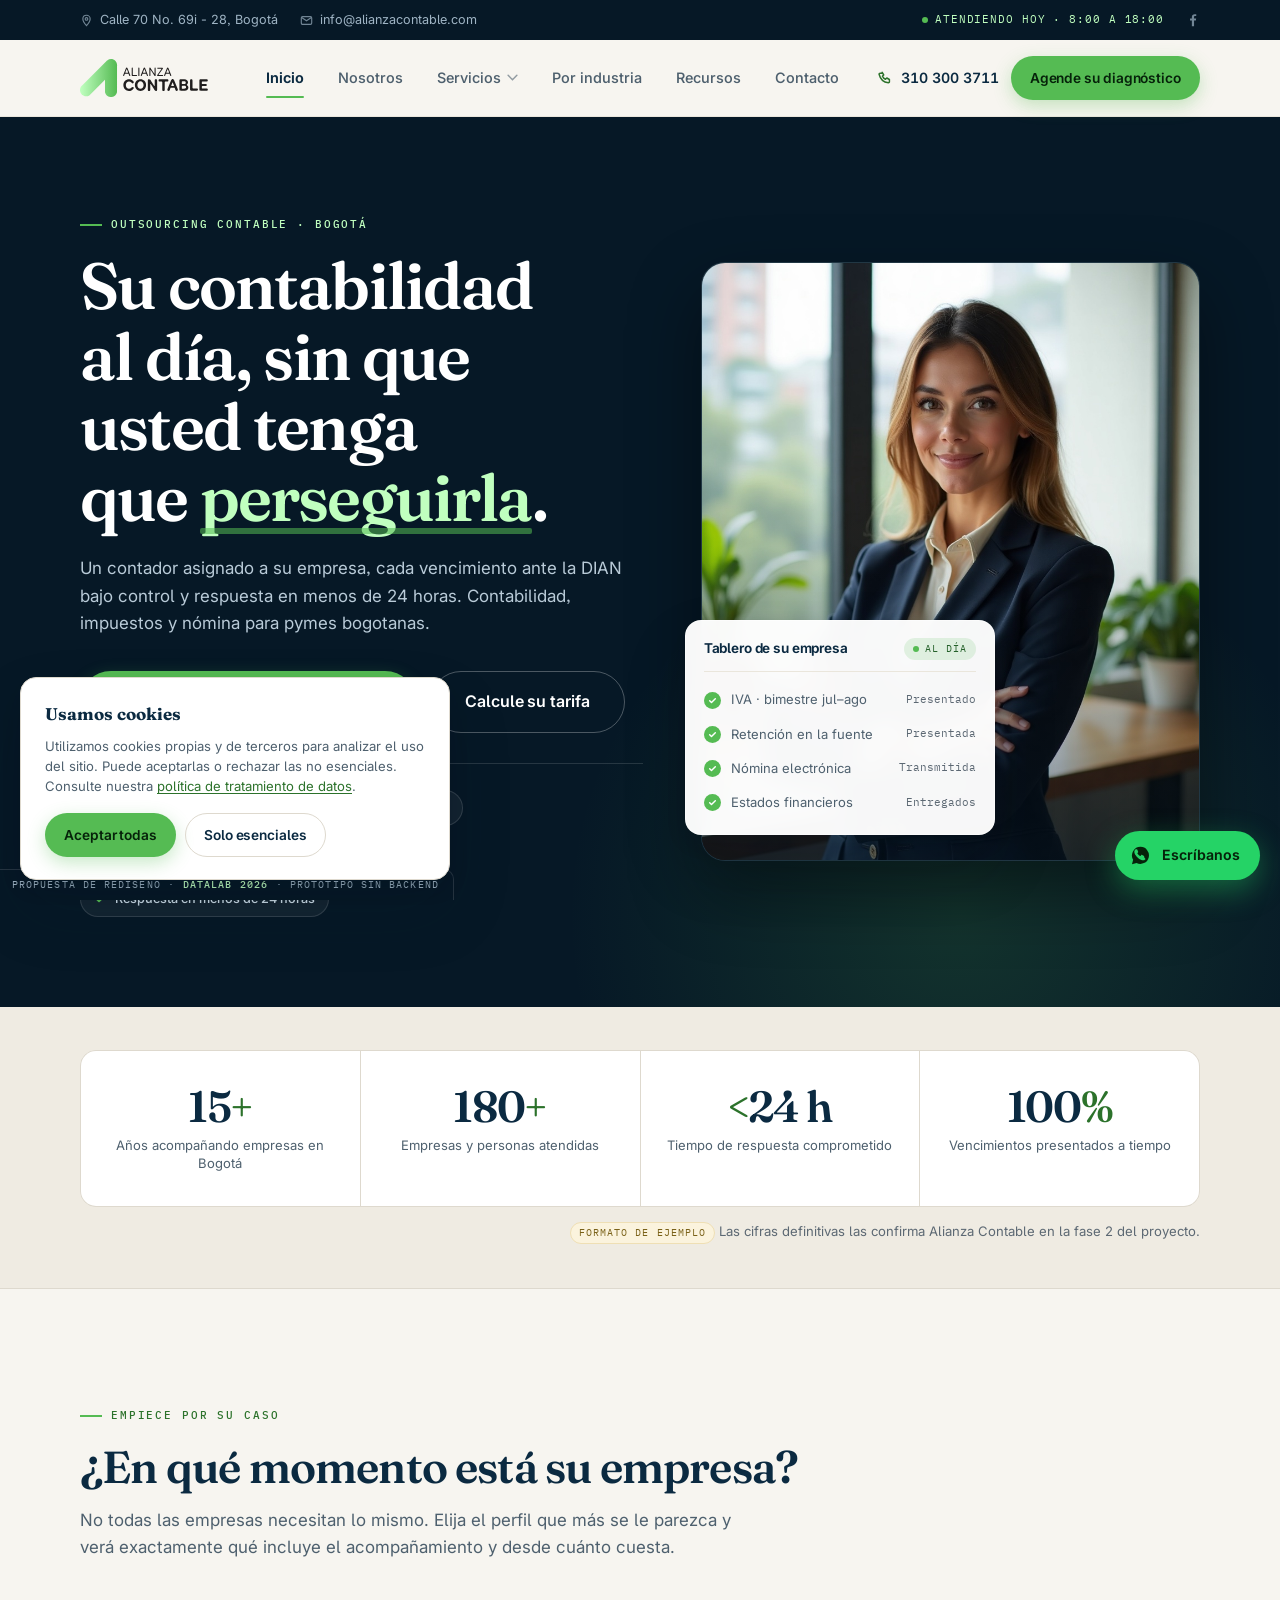
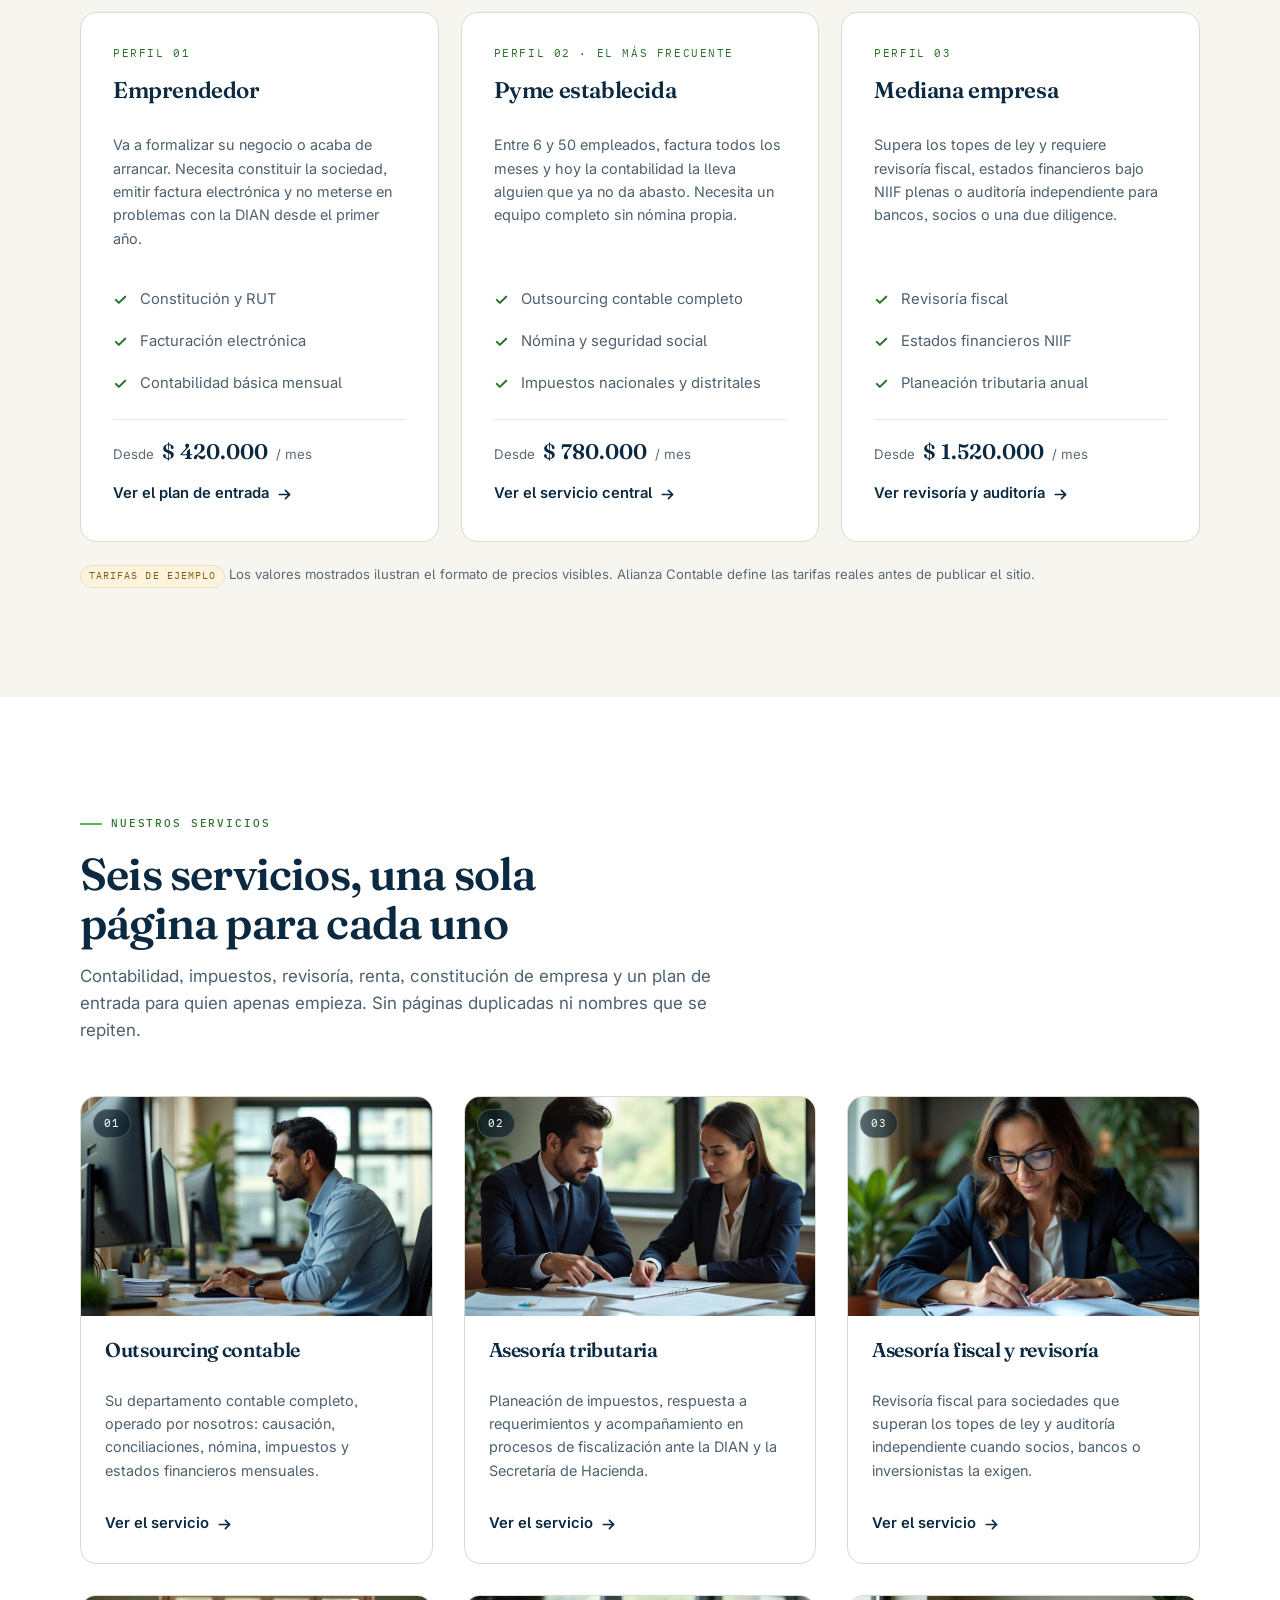
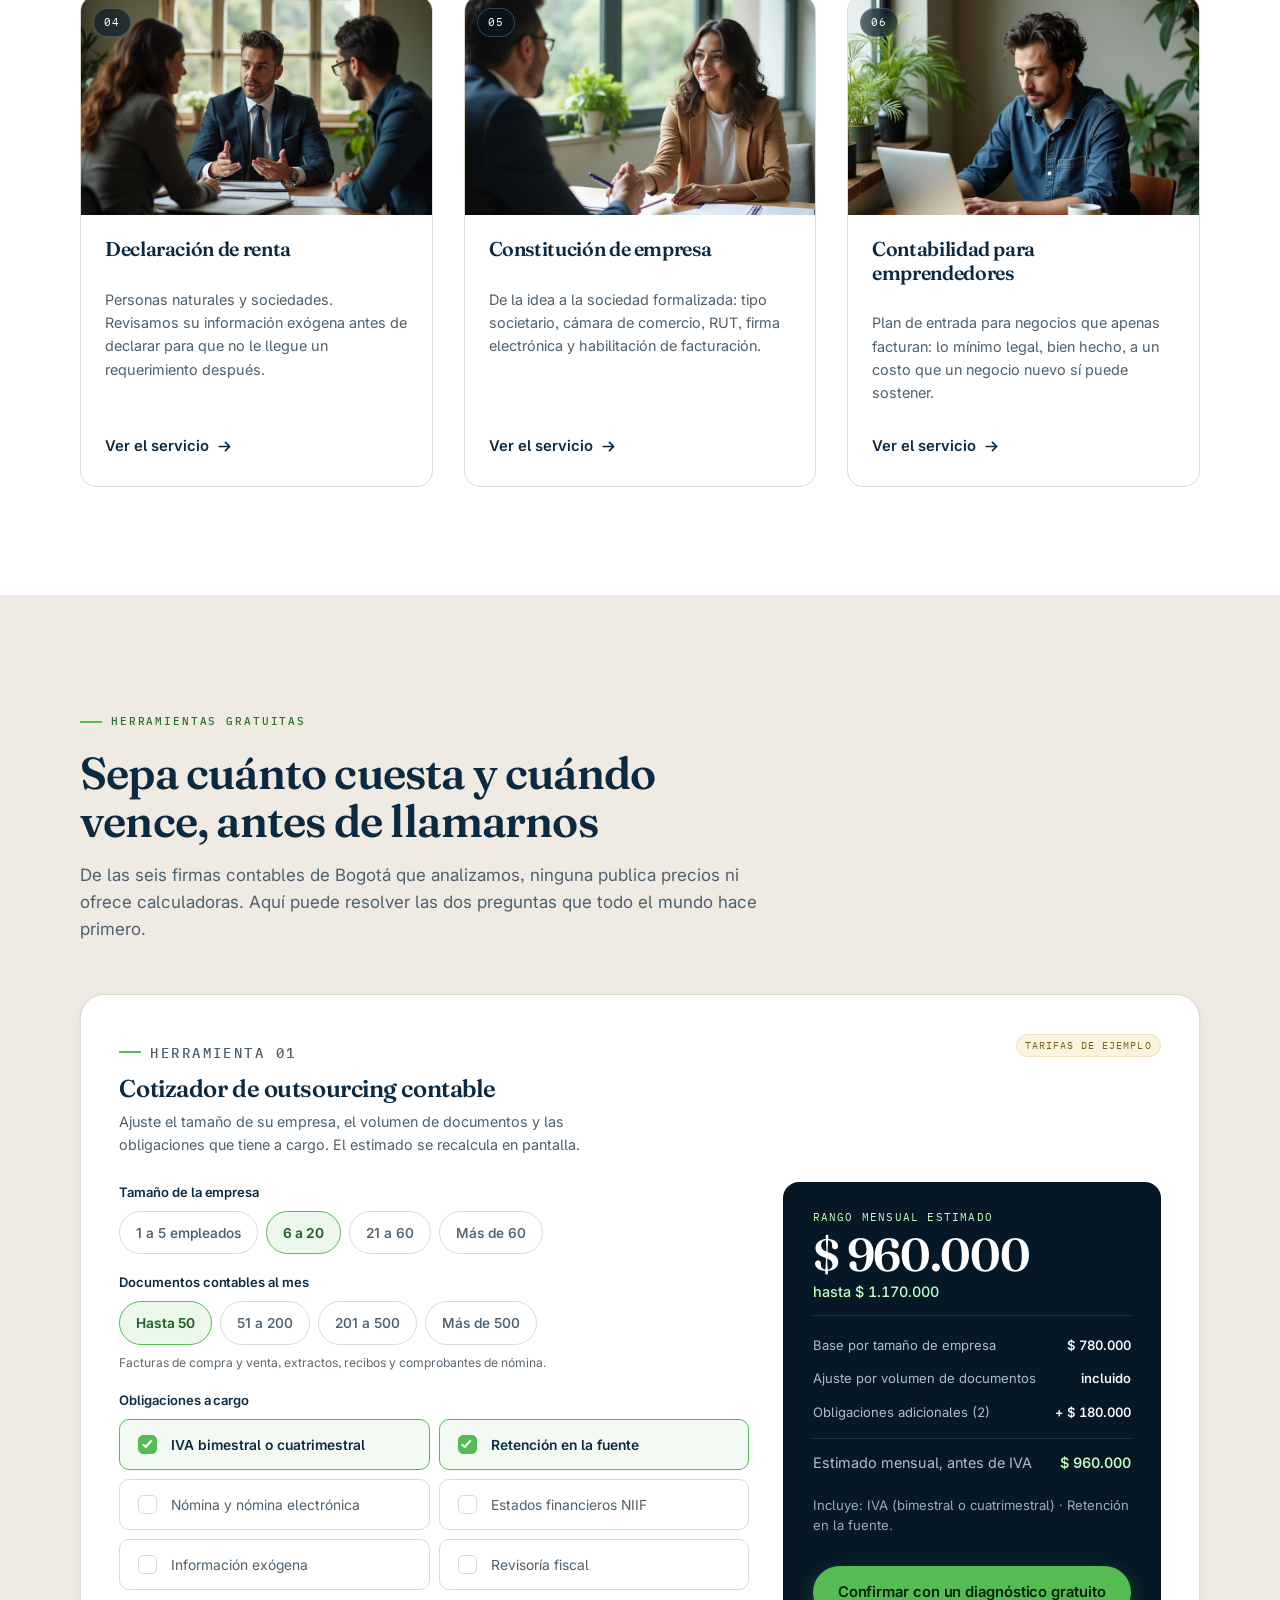
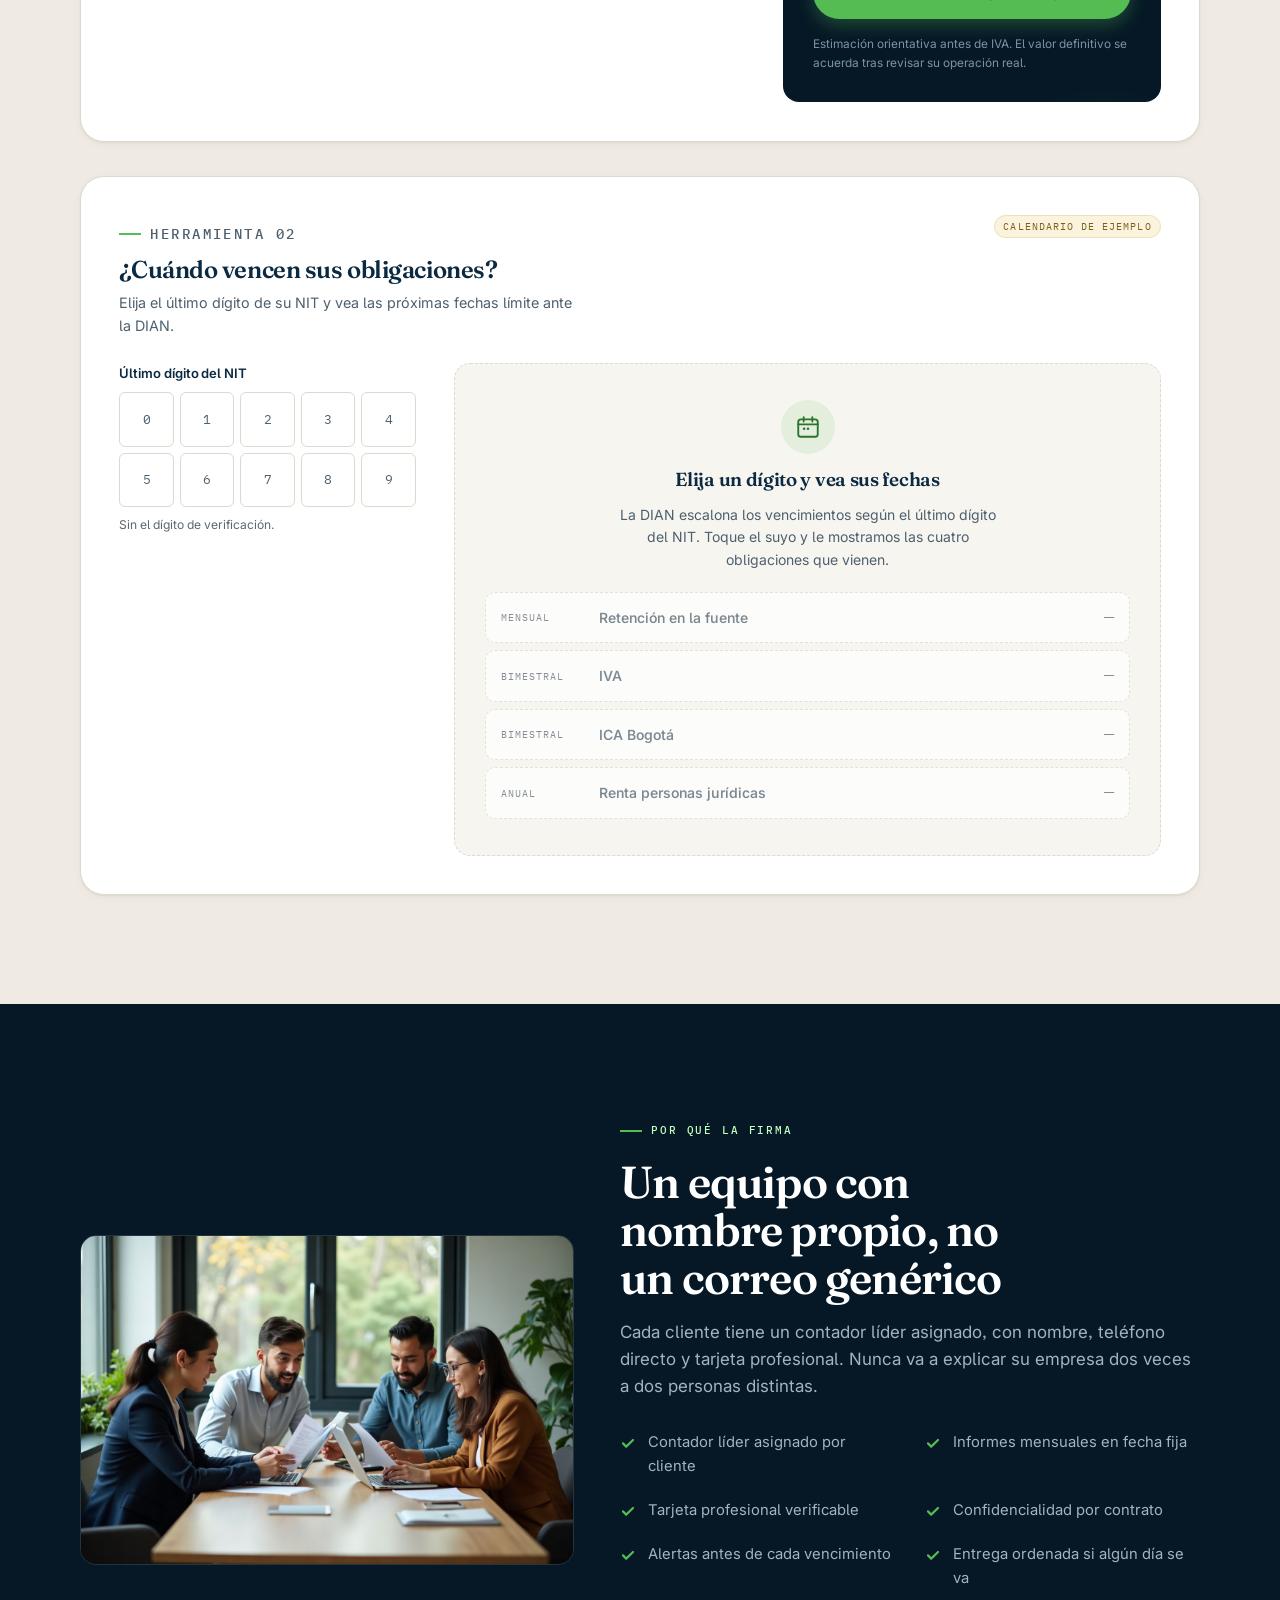
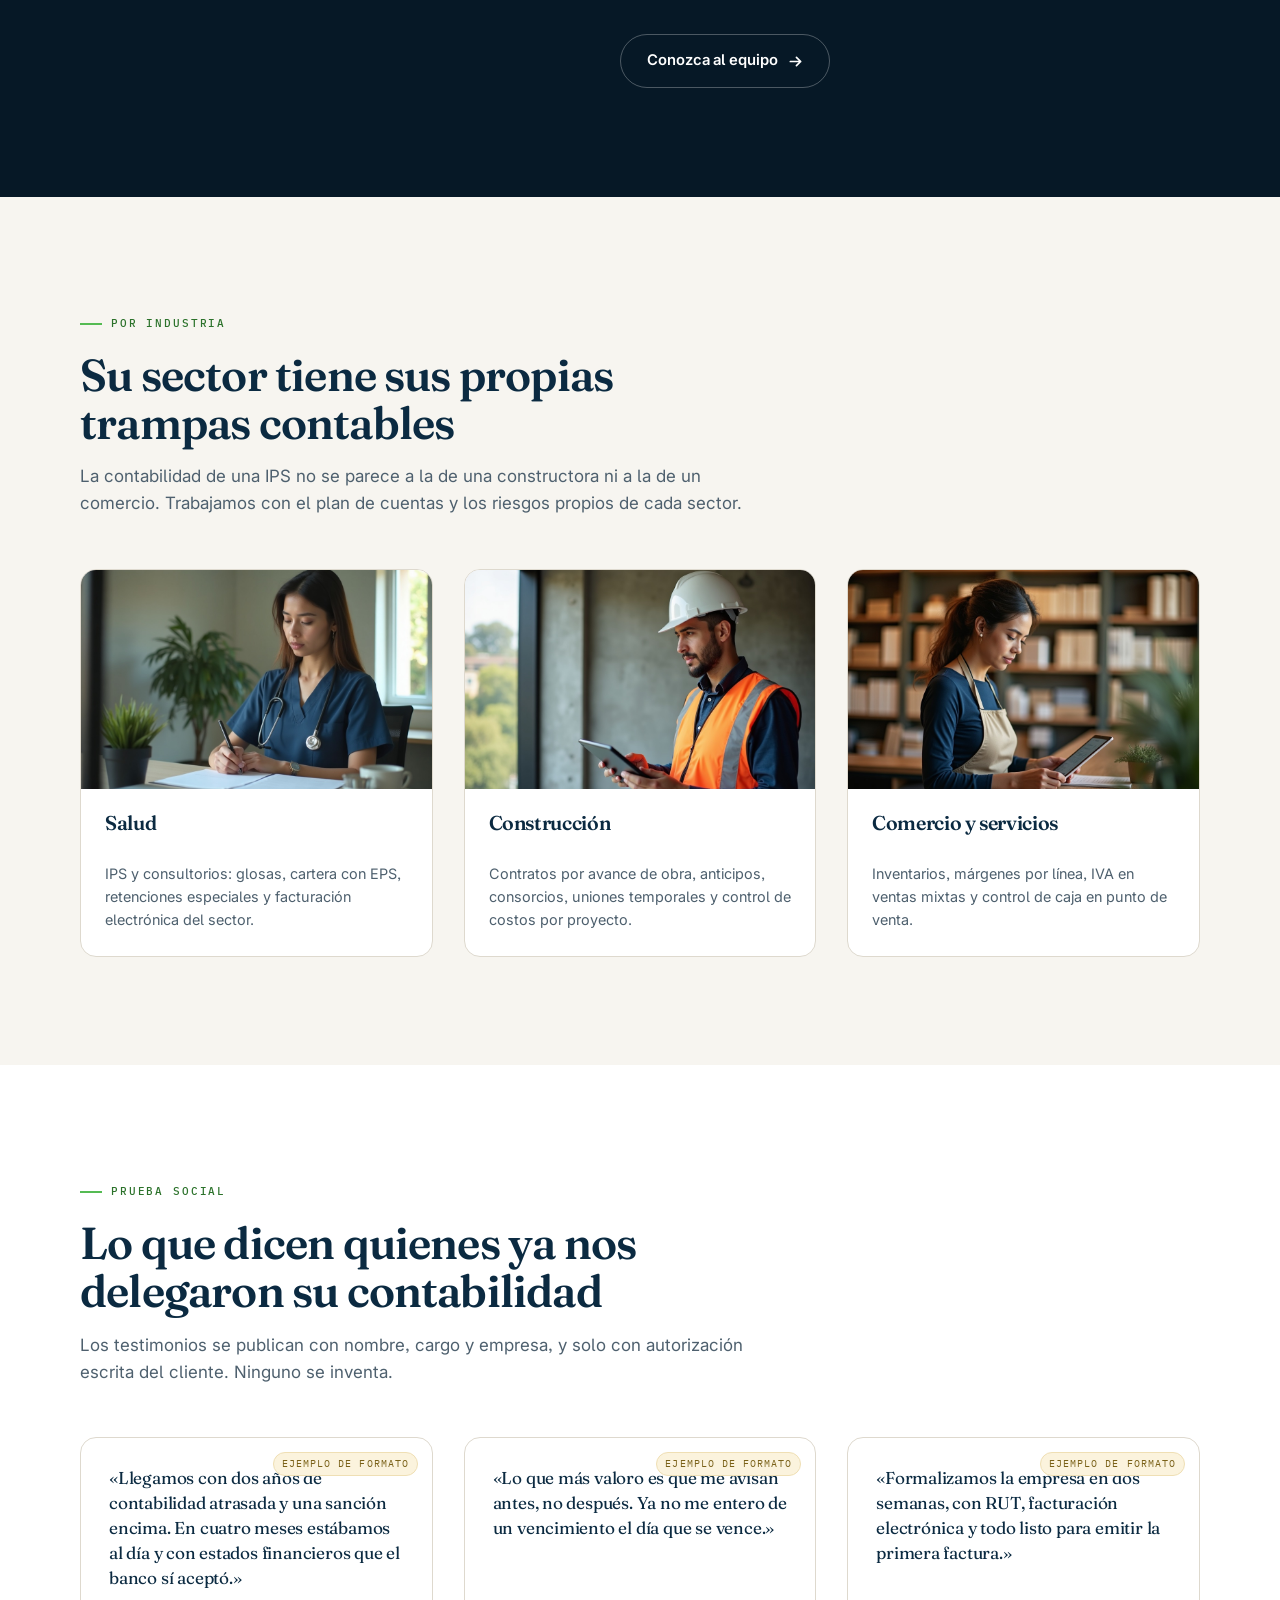
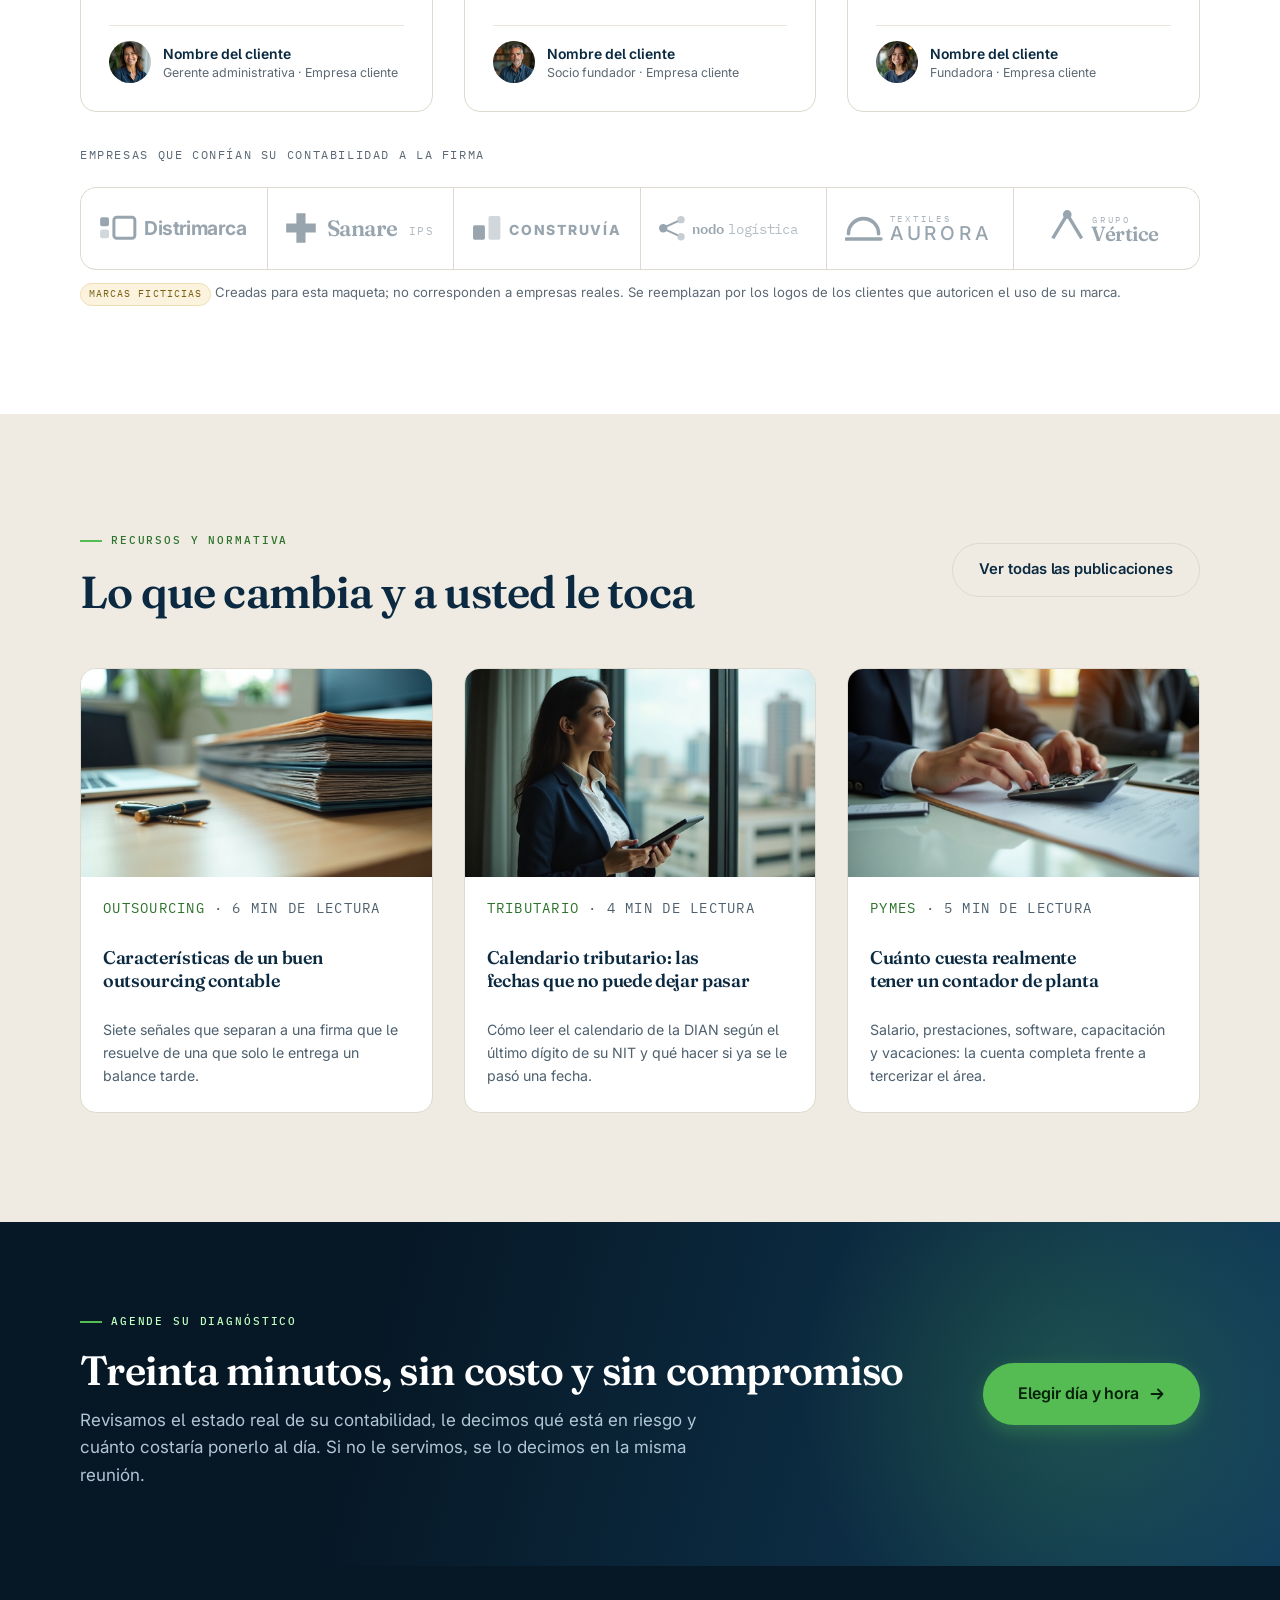
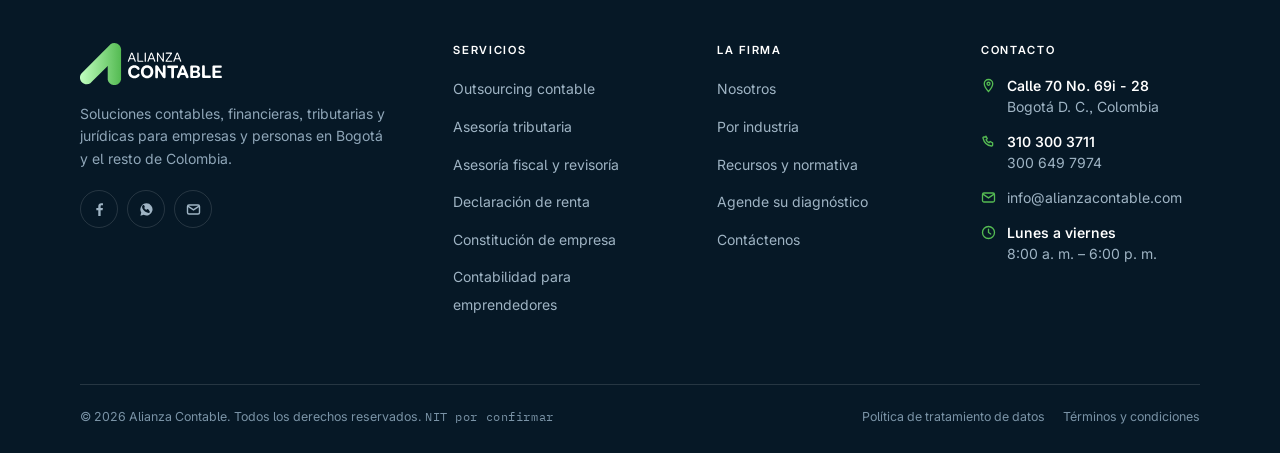
<file: index.html>
<!DOCTYPE html>
<html lang="es-CO">
<head>
<meta charset="utf-8">
<meta name="viewport" content="width=device-width, initial-scale=1">
<title>Outsourcing contable en Bogotá | Alianza Contable</title>
<meta name="description" content="Llevamos la contabilidad, los impuestos y la nómina de su empresa en Bogotá. Un contador asignado, cada vencimiento de la DIAN bajo control y respuesta en menos de 24 horas.">
<link rel="canonical" href="https://alianzacontable.com/">
<meta name="theme-color" content="#0B2A41">
<!-- Maqueta de propuesta: no debe indexarse ni competir en Google con el sitio
     real de la firma, que comparte nombre, direccion y telefono. -->
<meta name="robots" content="noindex, nofollow">
<meta property="og:type" content="website">
<meta property="og:locale" content="es_CO">
<meta property="og:site_name" content="Alianza Contable">
<meta property="og:title" content="Outsourcing contable en Bogotá | Alianza Contable">
<meta property="og:description" content="Un contador asignado a su empresa, cada vencimiento de la DIAN bajo control y respuesta en menos de 24 horas.">
<meta property="og:url" content="https://alianzacontable.com/">
<meta property="og:image" content="https://alianzacontable.com/img/hero.jpg">
<link rel="icon" href="img/logo.svg" type="image/svg+xml">
<link rel="preconnect" href="https://fonts.googleapis.com">
<link rel="preconnect" href="https://fonts.gstatic.com" crossorigin>
<link href="https://fonts.googleapis.com/css2?family=Fraunces:opsz,wght@9..144,400..700&family=IBM+Plex+Mono:wght@400;500&family=Inter:wght@400;500;600;700&display=swap" rel="stylesheet">
<link rel="stylesheet" href="css/site.css">

<!-- Datos estructurados de negocio: el vacío de SEO local más costoso del sitio actual.
     Coordenadas, horario y NIT quedan pendientes de confirmar con la firma. -->
<script type="application/ld+json">
{
  "@context": "https://schema.org",
  "@type": "AccountingService",
  "@id": "https://alianzacontable.com/#organizacion",
  "name": "Alianza Contable",
  "description": "Firma de outsourcing contable, tributario y financiero para empresas en Bogotá, Colombia.",
  "url": "https://alianzacontable.com/",
  "logo": "https://alianzacontable.com/img/logo.svg",
  "image": "https://alianzacontable.com/img/hero.jpg",
  "telephone": "+57 310 300 3711",
  "email": "info@alianzacontable.com",
  "priceRange": "$$",
  "address": {
    "@type": "PostalAddress",
    "streetAddress": "Calle 70 No. 69i - 28",
    "addressLocality": "Bogotá",
    "addressRegion": "Cundinamarca",
    "postalCode": "111071",
    "addressCountry": "CO"
  },
  "areaServed": { "@type": "City", "name": "Bogotá" },
  "openingHoursSpecification": [{
    "@type": "OpeningHoursSpecification",
    "dayOfWeek": ["Monday","Tuesday","Wednesday","Thursday","Friday"],
    "opens": "08:00", "closes": "18:00"
  }],
  "knowsLanguage": "es-CO",
  "serviceType": [
    "Outsourcing contable", "Asesoría tributaria", "Revisoría fiscal",
    "Declaración de renta", "Constitución de empresa", "Nómina electrónica"
  ]
}
</script>
</head>
<body>
<a class="skip" href="#main">Ir al contenido principal</a>

<!-- ============ BARRA SUPERIOR ============ -->
<div class="topbar">
  <div class="wrap">
    <div class="topbar-items">
      <a href="contacto.html">
        <svg width="13" height="13" viewBox="0 0 16 16" fill="none"><path d="M8 1.6c2.5 0 4.5 2 4.5 4.5 0 3.2-4.5 8.3-4.5 8.3S3.5 9.3 3.5 6.1C3.5 3.6 5.5 1.6 8 1.6z" stroke="currentColor" stroke-width="1.4"/><circle cx="8" cy="6.1" r="1.6" stroke="currentColor" stroke-width="1.4"/></svg>
        Calle 70 No. 69i - 28, Bogotá</a>
      <a href="mailto:info@alianzacontable.com">
        <svg width="13" height="13" viewBox="0 0 16 16" fill="none"><rect x="1.6" y="3.2" width="12.8" height="9.6" rx="1.6" stroke="currentColor" stroke-width="1.4"/><path d="M2 4.4l6 4 6-4" stroke="currentColor" stroke-width="1.4"/></svg>
        info@alianzacontable.com</a>
    </div>
    <div class="topbar-items">
      <span class="topbar-badge"><i class="dot-live"></i> Atendiendo hoy · 8:00 a 18:00</span>
      <a href="https://www.facebook.com/alianzacontable" aria-label="Facebook de Alianza Contable" rel="noopener">
        <svg width="14" height="14" viewBox="0 0 16 16" fill="currentColor"><path d="M9.2 15V8.7h2.1l.3-2.4H9.2V4.7c0-.7.2-1.2 1.2-1.2h1.3V1.4C11.5 1.3 10.7 1.3 9.9 1.3 8 1.3 6.7 2.4 6.7 4.5v1.8H4.6v2.4h2.1V15h2.5z"/></svg>
      </a>
    </div>
  </div>
</div>

<!-- ============ NAVEGACIÓN ============ -->
<header class="nav">
  <div class="wrap">
    <a class="brand" href="index.html" aria-label="Alianza Contable, ir al inicio">
      <img src="img/logo.svg" alt="Alianza Contable">
    </a>

    <nav aria-label="Navegación principal">
      <ul class="menu" id="menu">
        <li class="current"><a href="index.html">Inicio</a></li>
        <li><a href="nosotros.html">Nosotros</a></li>
        <li>
          <a href="#" aria-haspopup="true">Servicios
            <svg class="caret" width="11" height="7" viewBox="0 0 12 8" fill="none"><path d="M1 1.5L6 6.5L11 1.5" stroke="currentColor" stroke-width="1.7" stroke-linecap="round"/></svg>
          </a>
          <ul class="submenu">
            <li><a href="outsourcing-contable.html"><b>Outsourcing contable</b><span>Su departamento contable completo, tercerizado</span></a></li>
            <li><a href="asesoria-tributaria.html"><b>Asesoría tributaria</b><span>Impuestos, planeación y defensa ante la DIAN</span></a></li>
            <li><a href="asesoria-fiscal.html"><b>Asesoría fiscal y revisoría</b><span>Revisoría fiscal y auditoría independiente</span></a></li>
            <li><a href="declaracion-de-renta.html"><b>Declaración de renta</b><span>Personas naturales y sociedades</span></a></li>
            <li><a href="constitucion-de-empresa.html"><b>Constitución de empresa</b><span>De la idea a la sociedad formalizada</span></a></li>
            <li><a href="contabilidad-para-emprendedores.html"><b>Contabilidad para emprendedores</b><span>Plan de entrada para negocios que empiezan</span></a></li>
          </ul>
        </li>
        <li><a href="por-industria.html">Por industria</a></li>
        <li><a href="recursos.html">Recursos</a></li>
        <li><a href="contacto.html">Contacto</a></li>
        <li class="menu-cta"><a class="btn btn-primary" href="agende-su-diagnostico.html">Agende su diagnóstico gratuito</a></li>
      </ul>
    </nav>

    <div class="nav-cta">
      <a class="nav-call" href="tel:+573103003711" aria-label="Llamar al 310 300 3711">
        <svg width="18" height="18" viewBox="0 0 16 16" fill="none"><path d="M5.2 2.3l1.5 2.6-1.3 1.3c.6 1.3 1.8 2.5 3.1 3.1l1.3-1.3 2.6 1.5v2.3c0 .6-.5 1.1-1.1 1C6.2 12.3 3.4 9.5 2.1 4.3c-.1-.6.4-1.1 1-1.1h2.1z" stroke="currentColor" stroke-width="1.5" stroke-linejoin="round"/></svg>
      </a>
      <a class="nav-phone" href="tel:+573103003711">
        <svg width="16" height="16" viewBox="0 0 16 16" fill="none"><path d="M5.2 2.3l1.5 2.6-1.3 1.3c.6 1.3 1.8 2.5 3.1 3.1l1.3-1.3 2.6 1.5v2.3c0 .6-.5 1.1-1.1 1C6.2 12.3 3.4 9.5 2.1 4.3c-.1-.6.4-1.1 1-1.1h2.1z" stroke="currentColor" stroke-width="1.5" stroke-linejoin="round"/></svg>
        <span>310 300 3711</span>
      </a>
      <a class="btn btn-primary btn-sm" href="agende-su-diagnostico.html">Agende su diagnóstico</a>
      <button class="burger" aria-label="Abrir menú" aria-expanded="false" aria-controls="menu"><i></i><i></i><i></i></button>
    </div>
  </div>
</header>

<main id="main">

<!-- ============ PORTADA ============ -->
<section class="hero dark">
  <div class="wrap hero-inner">
    <div>
      <p class="eyebrow">Outsourcing contable · Bogotá</p>
      <h1>Su contabilidad al día, sin que usted tenga que <em>perseguirla</em>.</h1>
      <p class="lead">Un contador asignado a su empresa, cada vencimiento ante la DIAN bajo control
        y respuesta en menos de 24 horas. Contabilidad, impuestos y nómina para pymes bogotanas.</p>
      <div class="btn-row">
        <a class="btn btn-primary btn-lg" href="agende-su-diagnostico.html">
          Agende su diagnóstico gratuito
          <svg width="16" height="16" viewBox="0 0 16 16" fill="none"><path d="M2.5 8h11m-4.5-4.5L13.5 8 9 12.5" stroke="currentColor" stroke-width="1.8" stroke-linecap="round" stroke-linejoin="round"/></svg>
        </a>
        <a class="btn btn-outline btn-lg" href="#cotizar">Calcule su tarifa</a>
      </div>
      <ul class="hero-chips">
        <li class="hero-chip"><svg width="13" height="13" viewBox="0 0 16 16" fill="none"><path d="M3 8.4l3.2 3.2L13 5" stroke="currentColor" stroke-width="2.2" stroke-linecap="round" stroke-linejoin="round"/></svg> Contadores inscritos en la Junta Central de Contadores</li>
        <li class="hero-chip"><svg width="13" height="13" viewBox="0 0 16 16" fill="none"><path d="M3 8.4l3.2 3.2L13 5" stroke="currentColor" stroke-width="2.2" stroke-linecap="round" stroke-linejoin="round"/></svg> Acuerdo de confidencialidad en todos los servicios</li>
        <li class="hero-chip"><svg width="13" height="13" viewBox="0 0 16 16" fill="none"><path d="M3 8.4l3.2 3.2L13 5" stroke="currentColor" stroke-width="2.2" stroke-linecap="round" stroke-linejoin="round"/></svg> Respuesta en menos de 24 horas</li>
      </ul>
    </div>

    <div class="hero-media">
      <div class="hero-photo">
        <img src="img/hero.jpg" alt="Contadora de Alianza Contable en su oficina de Bogotá" width="896" height="1152" fetchpriority="high">
      </div>
      <aside class="compliance" aria-label="Ejemplo del tablero de cumplimiento del cliente">
        <div class="compliance-h">
          <b>Tablero de su empresa</b>
          <span class="st"><i class="dot-live"></i> Al día</span>
        </div>
        <ul>
          <li><span class="tick"><svg width="9" height="9" viewBox="0 0 16 16" fill="none"><path d="M3 8.4l3.2 3.2L13 5" stroke="currentColor" stroke-width="2.6" stroke-linecap="round" stroke-linejoin="round"/></svg></span> IVA · bimestre jul–ago <span>Presentado</span></li>
          <li><span class="tick"><svg width="9" height="9" viewBox="0 0 16 16" fill="none"><path d="M3 8.4l3.2 3.2L13 5" stroke="currentColor" stroke-width="2.6" stroke-linecap="round" stroke-linejoin="round"/></svg></span> Retención en la fuente <span>Presentada</span></li>
          <li><span class="tick"><svg width="9" height="9" viewBox="0 0 16 16" fill="none"><path d="M3 8.4l3.2 3.2L13 5" stroke="currentColor" stroke-width="2.6" stroke-linecap="round" stroke-linejoin="round"/></svg></span> Nómina electrónica <span>Transmitida</span></li>
          <li><span class="tick"><svg width="9" height="9" viewBox="0 0 16 16" fill="none"><path d="M3 8.4l3.2 3.2L13 5" stroke="currentColor" stroke-width="2.6" stroke-linecap="round" stroke-linejoin="round"/></svg></span> Estados financieros <span>Entregados</span></li>
        </ul>
      </aside>
    </div>
  </div>
</section>

<!-- ============ BARRA DE CONFIANZA ============ -->
<section class="trustbar" aria-label="Cifras de la firma">
  <div class="wrap">
    <div class="trustbar-grid">
      <div class="stat"><b><span data-count="15">0</span><i>+</i></b><span>Años acompañando empresas en Bogotá</span></div>
      <div class="stat"><b><span data-count="180">0</span><i>+</i></b><span>Empresas y personas atendidas</span></div>
      <div class="stat"><b><i>&lt;</i><span data-count="24">0</span> h</b><span>Tiempo de respuesta comprometido</span></div>
      <div class="stat"><b><span data-count="100">0</span><i>%</i></b><span>Vencimientos presentados a tiempo</span></div>
    </div>
    <p class="note trustbar-note"><span class="demo-tag">Formato de ejemplo</span>
      Las cifras definitivas las confirma Alianza Contable en la fase 2 del proyecto.</p>
  </div>
</section>

<!-- ============ ACCESO POR PERFIL ============ -->
<section class="section">
  <div class="wrap">
    <div class="sec-head reveal">
      <p class="eyebrow">Empiece por su caso</p>
      <h2>¿En qué momento está su empresa?</h2>
      <p class="lead">No todas las empresas necesitan lo mismo. Elija el perfil que más se le parezca
        y verá exactamente qué incluye el acompañamiento y desde cuánto cuesta.</p>
    </div>

    <div class="profiles">
      <article class="profile reveal">
        <span class="profile-t">Perfil 01</span>
        <h3>Emprendedor</h3>
        <p>Va a formalizar su negocio o acaba de arrancar. Necesita constituir la sociedad, emitir
          factura electrónica y no meterse en problemas con la DIAN desde el primer año.</p>
        <ul class="checks">
          <li><svg width="15" height="15" viewBox="0 0 16 16" fill="none"><path d="M3 8.4l3.2 3.2L13 5" stroke="currentColor" stroke-width="2.2" stroke-linecap="round" stroke-linejoin="round"/></svg> Constitución y RUT</li>
          <li><svg width="15" height="15" viewBox="0 0 16 16" fill="none"><path d="M3 8.4l3.2 3.2L13 5" stroke="currentColor" stroke-width="2.2" stroke-linecap="round" stroke-linejoin="round"/></svg> Facturación electrónica</li>
          <li><svg width="15" height="15" viewBox="0 0 16 16" fill="none"><path d="M3 8.4l3.2 3.2L13 5" stroke="currentColor" stroke-width="2.2" stroke-linecap="round" stroke-linejoin="round"/></svg> Contabilidad básica mensual</li>
        </ul>
        <div class="profile-meta">Desde <b>$ 420.000</b> / mes</div>
        <a class="link-arrow" href="contabilidad-para-emprendedores.html">Ver el plan de entrada
          <svg width="15" height="15" viewBox="0 0 16 16" fill="none"><path d="M2.5 8h11m-4.5-4.5L13.5 8 9 12.5" stroke="currentColor" stroke-width="1.8" stroke-linecap="round" stroke-linejoin="round"/></svg></a>
      </article>

      <article class="profile reveal" data-d="1">
        <span class="profile-t">Perfil 02 · el más frecuente</span>
        <h3>Pyme establecida</h3>
        <p>Entre 6 y 50 empleados, factura todos los meses y hoy la contabilidad la lleva alguien
          que ya no da abasto. Necesita un equipo completo sin nómina propia.</p>
        <ul class="checks">
          <li><svg width="15" height="15" viewBox="0 0 16 16" fill="none"><path d="M3 8.4l3.2 3.2L13 5" stroke="currentColor" stroke-width="2.2" stroke-linecap="round" stroke-linejoin="round"/></svg> Outsourcing contable completo</li>
          <li><svg width="15" height="15" viewBox="0 0 16 16" fill="none"><path d="M3 8.4l3.2 3.2L13 5" stroke="currentColor" stroke-width="2.2" stroke-linecap="round" stroke-linejoin="round"/></svg> Nómina y seguridad social</li>
          <li><svg width="15" height="15" viewBox="0 0 16 16" fill="none"><path d="M3 8.4l3.2 3.2L13 5" stroke="currentColor" stroke-width="2.2" stroke-linecap="round" stroke-linejoin="round"/></svg> Impuestos nacionales y distritales</li>
        </ul>
        <div class="profile-meta">Desde <b>$ 780.000</b> / mes</div>
        <a class="link-arrow" href="outsourcing-contable.html">Ver el servicio central
          <svg width="15" height="15" viewBox="0 0 16 16" fill="none"><path d="M2.5 8h11m-4.5-4.5L13.5 8 9 12.5" stroke="currentColor" stroke-width="1.8" stroke-linecap="round" stroke-linejoin="round"/></svg></a>
      </article>

      <article class="profile reveal" data-d="2">
        <span class="profile-t">Perfil 03</span>
        <h3>Mediana empresa</h3>
        <p>Supera los topes de ley y requiere revisoría fiscal, estados financieros bajo NIIF plenas
          o auditoría independiente para bancos, socios o una due diligence.</p>
        <ul class="checks">
          <li><svg width="15" height="15" viewBox="0 0 16 16" fill="none"><path d="M3 8.4l3.2 3.2L13 5" stroke="currentColor" stroke-width="2.2" stroke-linecap="round" stroke-linejoin="round"/></svg> Revisoría fiscal</li>
          <li><svg width="15" height="15" viewBox="0 0 16 16" fill="none"><path d="M3 8.4l3.2 3.2L13 5" stroke="currentColor" stroke-width="2.2" stroke-linecap="round" stroke-linejoin="round"/></svg> Estados financieros NIIF</li>
          <li><svg width="15" height="15" viewBox="0 0 16 16" fill="none"><path d="M3 8.4l3.2 3.2L13 5" stroke="currentColor" stroke-width="2.2" stroke-linecap="round" stroke-linejoin="round"/></svg> Planeación tributaria anual</li>
        </ul>
        <div class="profile-meta">Desde <b>$ 1.520.000</b> / mes</div>
        <a class="link-arrow" href="asesoria-fiscal.html">Ver revisoría y auditoría
          <svg width="15" height="15" viewBox="0 0 16 16" fill="none"><path d="M2.5 8h11m-4.5-4.5L13.5 8 9 12.5" stroke="currentColor" stroke-width="1.8" stroke-linecap="round" stroke-linejoin="round"/></svg></a>
      </article>
    </div>

    <p class="note mt-2"><span class="demo-tag">Tarifas de ejemplo</span>
      Los valores mostrados ilustran el formato de precios visibles. Alianza Contable define las
      tarifas reales antes de publicar el sitio.</p>
  </div>
</section>

<!-- ============ SERVICIOS ============ -->
<section class="section bg-white" id="servicios">
  <div class="wrap">
    <div class="sec-head reveal">
      <p class="eyebrow">Nuestros servicios</p>
      <h2>Seis servicios, una sola página para cada uno</h2>
      <p class="lead">Contabilidad, impuestos, revisoría, renta, constitución de empresa y un plan
        de entrada para quien apenas empieza. Sin páginas duplicadas ni nombres que se repiten.</p>
    </div>

    <div class="grid g-3">
      <article class="svc reveal">
        <div class="svc-img"><span class="svc-num">01</span>
          <img src="img/srv-outsourcing.jpg" alt="Contador trabajando en el outsourcing contable de una empresa" loading="lazy" width="1024" height="768"></div>
        <div class="svc-body">
          <h3>Outsourcing contable</h3>
          <p>Su departamento contable completo, operado por nosotros: causación, conciliaciones,
            nómina, impuestos y estados financieros mensuales.</p>
          <a class="link-arrow" href="outsourcing-contable.html">Ver el servicio
            <svg width="15" height="15" viewBox="0 0 16 16" fill="none"><path d="M2.5 8h11m-4.5-4.5L13.5 8 9 12.5" stroke="currentColor" stroke-width="1.8" stroke-linecap="round" stroke-linejoin="round"/></svg></a>
        </div>
      </article>

      <article class="svc reveal" data-d="1">
        <div class="svc-img"><span class="svc-num">02</span>
          <img src="img/srv-tributaria.jpg" alt="Dos profesionales revisando obligaciones tributarias" loading="lazy" width="1024" height="768"></div>
        <div class="svc-body">
          <h3>Asesoría tributaria</h3>
          <p>Planeación de impuestos, respuesta a requerimientos y acompañamiento en procesos
            de fiscalización ante la DIAN y la Secretaría de Hacienda.</p>
          <a class="link-arrow" href="asesoria-tributaria.html">Ver el servicio
            <svg width="15" height="15" viewBox="0 0 16 16" fill="none"><path d="M2.5 8h11m-4.5-4.5L13.5 8 9 12.5" stroke="currentColor" stroke-width="1.8" stroke-linecap="round" stroke-linejoin="round"/></svg></a>
        </div>
      </article>

      <article class="svc reveal" data-d="2">
        <div class="svc-img"><span class="svc-num">03</span>
          <img src="img/srv-fiscal.jpg" alt="Auditora revisando documentos de revisoría fiscal" loading="lazy" width="1024" height="768"></div>
        <div class="svc-body">
          <h3>Asesoría fiscal y revisoría</h3>
          <p>Revisoría fiscal para sociedades que superan los topes de ley y auditoría
            independiente cuando socios, bancos o inversionistas la exigen.</p>
          <a class="link-arrow" href="asesoria-fiscal.html">Ver el servicio
            <svg width="15" height="15" viewBox="0 0 16 16" fill="none"><path d="M2.5 8h11m-4.5-4.5L13.5 8 9 12.5" stroke="currentColor" stroke-width="1.8" stroke-linecap="round" stroke-linejoin="round"/></svg></a>
        </div>
      </article>

      <article class="svc reveal">
        <div class="svc-img"><span class="svc-num">04</span>
          <img src="img/srv-renta.jpg" alt="Asesor explicando la declaración de renta a un cliente" loading="lazy" width="1024" height="768"></div>
        <div class="svc-body">
          <h3>Declaración de renta</h3>
          <p>Personas naturales y sociedades. Revisamos su información exógena antes de declarar
            para que no le llegue un requerimiento después.</p>
          <a class="link-arrow" href="declaracion-de-renta.html">Ver el servicio
            <svg width="15" height="15" viewBox="0 0 16 16" fill="none"><path d="M2.5 8h11m-4.5-4.5L13.5 8 9 12.5" stroke="currentColor" stroke-width="1.8" stroke-linecap="round" stroke-linejoin="round"/></svg></a>
        </div>
      </article>

      <article class="svc reveal" data-d="1">
        <div class="svc-img"><span class="svc-num">05</span>
          <img src="img/srv-constitucion.jpg" alt="Emprendedora firmando la constitución de su empresa" loading="lazy" width="1024" height="768"></div>
        <div class="svc-body">
          <h3>Constitución de empresa</h3>
          <p>De la idea a la sociedad formalizada: tipo societario, cámara de comercio, RUT,
            firma electrónica y habilitación de facturación.</p>
          <a class="link-arrow" href="constitucion-de-empresa.html">Ver el servicio
            <svg width="15" height="15" viewBox="0 0 16 16" fill="none"><path d="M2.5 8h11m-4.5-4.5L13.5 8 9 12.5" stroke="currentColor" stroke-width="1.8" stroke-linecap="round" stroke-linejoin="round"/></svg></a>
        </div>
      </article>

      <article class="svc reveal" data-d="2">
        <div class="svc-img"><span class="svc-num">06</span>
          <img src="img/srv-emprendedores.jpg" alt="Emprendedor trabajando en un espacio de coworking en Bogotá" loading="lazy" width="1024" height="768"></div>
        <div class="svc-body">
          <h3>Contabilidad para emprendedores</h3>
          <p>Plan de entrada para negocios que apenas facturan: lo mínimo legal, bien hecho,
            a un costo que un negocio nuevo sí puede sostener.</p>
          <a class="link-arrow" href="contabilidad-para-emprendedores.html">Ver el servicio
            <svg width="15" height="15" viewBox="0 0 16 16" fill="none"><path d="M2.5 8h11m-4.5-4.5L13.5 8 9 12.5" stroke="currentColor" stroke-width="1.8" stroke-linecap="round" stroke-linejoin="round"/></svg></a>
        </div>
      </article>
    </div>
  </div>
</section>

<!-- ============ HERRAMIENTAS ============ -->
<section class="section paper-2" id="cotizar">
  <div class="wrap">
    <div class="sec-head reveal">
      <p class="eyebrow">Herramientas gratuitas</p>
      <h2>Sepa cuánto cuesta y cuándo vence, antes de llamarnos</h2>
      <p class="lead">De las seis firmas contables de Bogotá que analizamos, ninguna publica precios
        ni ofrece calculadoras. Aquí puede resolver las dos preguntas que todo el mundo hace primero.</p>
    </div>

    <!-- Cotizador -->
    <div class="tool reveal mb-3">
      <div class="tool-head">
        <div>
          <p class="eyebrow" style="margin-bottom:10px">Herramienta 01</p>
          <h3>Cotizador de outsourcing contable</h3>
          <p>Ajuste el tamaño de su empresa, el volumen de documentos y las obligaciones que tiene
            a cargo. El estimado se recalcula en pantalla.</p>
        </div>
        <span class="demo-tag">Tarifas de ejemplo</span>
      </div>

      <div class="duo duo-tool">
        <form id="cotizador" novalidate>
          <div class="field">
            <label>Tamaño de la empresa</label>
            <div class="segmented">
              <input type="radio" name="tam" id="t1" value="micro"><label for="t1">1 a 5 empleados</label>
              <input type="radio" name="tam" id="t2" value="pequena" checked><label for="t2">6 a 20</label>
              <input type="radio" name="tam" id="t3" value="mediana"><label for="t3">21 a 60</label>
              <input type="radio" name="tam" id="t4" value="grande"><label for="t4">Más de 60</label>
            </div>
          </div>

          <div class="field">
            <label>Documentos contables al mes</label>
            <div class="segmented">
              <input type="radio" name="vol" id="v1" value="b1" checked><label for="v1">Hasta 50</label>
              <input type="radio" name="vol" id="v2" value="b2"><label for="v2">51 a 200</label>
              <input type="radio" name="vol" id="v3" value="b3"><label for="v3">201 a 500</label>
              <input type="radio" name="vol" id="v4" value="b4"><label for="v4">Más de 500</label>
            </div>
            <span class="hint">Facturas de compra y venta, extractos, recibos y comprobantes de nómina.</span>
          </div>

          <div class="field">
            <label>Obligaciones a cargo</label>
            <div class="oblig">
              <label><input type="checkbox" name="obl" value="iva" checked><span>IVA bimestral o cuatrimestral</span></label>
              <label><input type="checkbox" name="obl" value="reteft" checked><span>Retención en la fuente</span></label>
              <label><input type="checkbox" name="obl" value="nomina"><span>Nómina y nómina electrónica</span></label>
              <label><input type="checkbox" name="obl" value="niif"><span>Estados financieros NIIF</span></label>
              <label><input type="checkbox" name="obl" value="exogena"><span>Información exógena</span></label>
              <label><input type="checkbox" name="obl" value="revisoria"><span>Revisoría fiscal</span></label>
            </div>
          </div>
        </form>

        <div class="quote-out">
          <div class="quote-amount" id="quote-amount"></div>
          <ul class="quote-rows tnum" id="quote-rows"></ul>
          <p class="note" id="quote-hint" style="color:#93AFC2"></p>
          <a class="btn btn-primary" href="agende-su-diagnostico.html" style="width:100%">
            Confirmar con un diagnóstico gratuito</a>
          <p class="note" style="color:#7A93A6; font-size:.74rem">Estimación orientativa antes de IVA.
            El valor definitivo se acuerda tras revisar su operación real.</p>
        </div>
      </div>
    </div>

    <!-- Calendario DIAN -->
    <div class="tool reveal">
      <div class="tool-head">
        <div>
          <p class="eyebrow" style="margin-bottom:10px">Herramienta 02</p>
          <h3>¿Cuándo vencen sus obligaciones?</h3>
          <p>Elija el último dígito de su NIT y vea las próximas fechas límite ante la DIAN.</p>
        </div>
        <span class="demo-tag">Calendario de ejemplo</span>
      </div>

      <div class="duo duo-dian">
        <div>
          <div class="field">
            <label>Último dígito del NIT</label>
            <div class="dian-grid" id="dian-grid" role="group" aria-label="Último dígito del NIT"></div>
            <span class="hint">Sin el dígito de verificación.</span>
          </div>
        </div>
        <div class="dian-out" id="dian-out" hidden></div>
      </div>
    </div>
  </div>
</section>

<!-- ============ POR QUÉ LA FIRMA ============ -->
<section class="section dark">
  <div class="wrap">
    <div class="duo duo-b">
      <div class="reveal">
        <div class="rounded" style="border:1px solid rgba(255,255,255,.12)">
          <img src="img/equipo.jpg" alt="Equipo de Alianza Contable en reunión de trabajo" loading="lazy" width="1344" height="896" style="width:100%; height:auto">
        </div>
      </div>
      <div class="reveal" data-d="1">
        <p class="eyebrow">Por qué la firma</p>
        <h2>Un equipo con nombre propio, no un correo genérico</h2>
        <p class="lead">Cada cliente tiene un contador líder asignado, con nombre, teléfono directo
          y tarjeta profesional. Nunca va a explicar su empresa dos veces a dos personas distintas.</p>

        <ul class="checks two mt-2">
          <li><svg width="16" height="16" viewBox="0 0 16 16" fill="none"><path d="M3 8.4l3.2 3.2L13 5" stroke="currentColor" stroke-width="2.2" stroke-linecap="round" stroke-linejoin="round"/></svg> Contador líder asignado por cliente</li>
          <li><svg width="16" height="16" viewBox="0 0 16 16" fill="none"><path d="M3 8.4l3.2 3.2L13 5" stroke="currentColor" stroke-width="2.2" stroke-linecap="round" stroke-linejoin="round"/></svg> Informes mensuales en fecha fija</li>
          <li><svg width="16" height="16" viewBox="0 0 16 16" fill="none"><path d="M3 8.4l3.2 3.2L13 5" stroke="currentColor" stroke-width="2.2" stroke-linecap="round" stroke-linejoin="round"/></svg> Tarjeta profesional verificable</li>
          <li><svg width="16" height="16" viewBox="0 0 16 16" fill="none"><path d="M3 8.4l3.2 3.2L13 5" stroke="currentColor" stroke-width="2.2" stroke-linecap="round" stroke-linejoin="round"/></svg> Confidencialidad por contrato</li>
          <li><svg width="16" height="16" viewBox="0 0 16 16" fill="none"><path d="M3 8.4l3.2 3.2L13 5" stroke="currentColor" stroke-width="2.2" stroke-linecap="round" stroke-linejoin="round"/></svg> Alertas antes de cada vencimiento</li>
          <li><svg width="16" height="16" viewBox="0 0 16 16" fill="none"><path d="M3 8.4l3.2 3.2L13 5" stroke="currentColor" stroke-width="2.2" stroke-linecap="round" stroke-linejoin="round"/></svg> Entrega ordenada si algún día se va</li>
        </ul>

        <div class="btn-row mt-3">
          <a class="btn btn-outline" href="nosotros.html">Conozca al equipo
            <svg width="15" height="15" viewBox="0 0 16 16" fill="none"><path d="M2.5 8h11m-4.5-4.5L13.5 8 9 12.5" stroke="currentColor" stroke-width="1.8" stroke-linecap="round" stroke-linejoin="round"/></svg></a>
        </div>
      </div>
    </div>
  </div>
</section>

<!-- ============ POR INDUSTRIA ============ -->
<section class="section">
  <div class="wrap">
    <div class="sec-head reveal">
      <p class="eyebrow">Por industria</p>
      <h2>Su sector tiene sus propias trampas contables</h2>
      <p class="lead">La contabilidad de una IPS no se parece a la de una constructora ni a la de un
        comercio. Trabajamos con el plan de cuentas y los riesgos propios de cada sector.</p>
    </div>

    <div class="grid g-3">
      <a class="svc reveal" href="por-industria.html#salud">
        <div class="svc-img"><img src="img/ind-salud.jpg" alt="Administración de una clínica en Bogotá" loading="lazy" width="1024" height="768"></div>
        <div class="svc-body">
          <h3>Salud</h3>
          <p>IPS y consultorios: glosas, cartera con EPS, retenciones especiales y facturación
            electrónica del sector.</p>
        </div>
      </a>
      <a class="svc reveal" data-d="1" href="por-industria.html#construccion">
        <div class="svc-img"><img src="img/ind-construccion.jpg" alt="Gerente de obra revisando planos en un proyecto de construcción" loading="lazy" width="1024" height="768"></div>
        <div class="svc-body">
          <h3>Construcción</h3>
          <p>Contratos por avance de obra, anticipos, consorcios, uniones temporales y control de
            costos por proyecto.</p>
        </div>
      </a>
      <a class="svc reveal" data-d="2" href="por-industria.html#comercio">
        <div class="svc-img"><img src="img/ind-comercio.jpg" alt="Propietaria de un comercio revisando su inventario" loading="lazy" width="1024" height="768"></div>
        <div class="svc-body">
          <h3>Comercio y servicios</h3>
          <p>Inventarios, márgenes por línea, IVA en ventas mixtas y control de caja en punto
            de venta.</p>
        </div>
      </a>
    </div>
  </div>
</section>

<!-- ============ PRUEBA SOCIAL ============ -->
<section class="section bg-white">
  <div class="wrap">
    <div class="sec-head reveal">
      <p class="eyebrow">Prueba social</p>
      <h2>Lo que dicen quienes ya nos delegaron su contabilidad</h2>
      <p class="lead">Los testimonios se publican con nombre, cargo y empresa, y solo con
        autorización escrita del cliente. Ninguno se inventa.</p>
    </div>

    <div class="grid g-3 mb-3">
      <article class="tst reveal">
        <span class="demo-tag">Ejemplo de formato</span>
        <p class="tst-q">«Llegamos con dos años de contabilidad atrasada y una sanción encima.
          En cuatro meses estábamos al día y con estados financieros que el banco sí aceptó.»</p>
        <div class="tst-who">
          <img src="img/tst-1.jpg" alt="" loading="lazy" width="640" height="640">
          <div><b>Nombre del cliente</b><span>Gerente administrativa · Empresa cliente</span></div>
        </div>
      </article>
      <article class="tst reveal" data-d="1">
        <span class="demo-tag">Ejemplo de formato</span>
        <p class="tst-q">«Lo que más valoro es que me avisan antes, no después. Ya no me entero
          de un vencimiento el día que se vence.»</p>
        <div class="tst-who">
          <img src="img/tst-2.jpg" alt="" loading="lazy" width="640" height="640">
          <div><b>Nombre del cliente</b><span>Socio fundador · Empresa cliente</span></div>
        </div>
      </article>
      <article class="tst reveal" data-d="2">
        <span class="demo-tag">Ejemplo de formato</span>
        <p class="tst-q">«Formalizamos la empresa en dos semanas, con RUT, facturación electrónica
          y todo listo para emitir la primera factura.»</p>
        <div class="tst-who">
          <img src="img/tst-3.jpg" alt="" loading="lazy" width="640" height="640">
          <div><b>Nombre del cliente</b><span>Fundadora · Empresa cliente</span></div>
        </div>
      </article>
    </div>

    <div class="reveal">
      <p class="kicker mb-2">Empresas que confían su contabilidad a la firma</p>
      <div class="logos">

        <!-- Marcas ficticias creadas para la maqueta. No corresponden a empresas reales. -->
        <div class="logo-slot">
          <svg viewBox="-1 10.9 135.8 23.4" role="img" aria-label="Distrimarca">
            <rect x="0" y="13" width="8" height="8" rx="1.8" fill="currentColor"/>
            <rect x="0" y="24" width="8" height="8" rx="1.8" fill="currentColor" opacity=".45"/>
            <rect x="12.5" y="13" width="19" height="19" rx="2.6" fill="none" stroke="currentColor" stroke-width="2.7"/>
            <text x="40" y="29" font-family="Inter,sans-serif" font-size="17.5" font-weight="700"
                  letter-spacing="-.5" fill="currentColor">Distrimarca</text>
          </svg>
        </div>

        <div class="logo-slot">
          <svg viewBox="3.5 8 131.4 28" role="img" aria-label="Sanare IPS">
            <path d="M13.5 9h8v9h9v8h-9v9h-8v-9h-9v-8h9z" fill="currentColor"/>
            <text x="40" y="29" font-family="Fraunces,Georgia,serif" font-size="19.5" font-weight="600"
                  letter-spacing="-.4" fill="currentColor">Sanare</text>
            <text x="112" y="28" font-family="'IBM Plex Mono',monospace" font-size="9.5"
                  letter-spacing="1.6" fill="currentColor" opacity=".75">IPS</text>
          </svg>
        </div>

        <div class="logo-slot">
          <svg viewBox="0 9 145.1 25" role="img" aria-label="Construvía">
            <rect x="1" y="19" width="11.5" height="14" rx="1.6" fill="currentColor"/>
            <rect x="16" y="10" width="11.5" height="23" rx="1.6" fill="currentColor" opacity=".45"/>
            <text x="36" y="28" font-family="Inter,sans-serif" font-size="13.5" font-weight="800"
                  letter-spacing="1.7" fill="currentColor">CONSTRUVÍA</text>
          </svg>
        </div>

        <div class="logo-slot">
          <svg viewBox="-0.6 8.7 150.3 26.6" role="img" aria-label="Nodo Logística">
            <path d="M7.4 20.4l12-5.6M7.4 23.6l12 5.6" stroke="currentColor" stroke-width="2.1"/>
            <circle cx="4.6" cy="22" r="4.2" fill="currentColor"/>
            <circle cx="22.5" cy="13.4" r="3.7" fill="currentColor" opacity=".55"/>
            <circle cx="22.5" cy="30.6" r="3.7" fill="currentColor" opacity=".55"/>
            <text x="34" y="28" font-family="'IBM Plex Mono',monospace" font-size="14.5" font-weight="600"
                  letter-spacing="-.3" fill="currentColor">nodo<tspan dx="5" font-weight="400" opacity=".72">logística</tspan></text>
          </svg>
        </div>

        <div class="logo-slot">
          <svg viewBox="0.5 9.4 129.2 29.9" role="img" aria-label="Textiles Aurora">
            <path d="M3.5 29a13 13 0 0126 0" fill="none" stroke="currentColor" stroke-width="3.1" stroke-linecap="round"/>
            <path d="M1.5 33.5h30" stroke="currentColor" stroke-width="3.1" stroke-linecap="round"/>
            <text x="39" y="19" font-family="'IBM Plex Mono',monospace" font-size="7.8"
                  letter-spacing="2.4" fill="currentColor" opacity=".82">TEXTILES</text>
            <text x="39" y="34" font-family="Inter,sans-serif" font-size="16.5" font-weight="500"
                  letter-spacing="3.4" fill="currentColor">AURORA</text>
          </svg>
        </div>

        <div class="logo-slot">
          <svg viewBox="2.5 6.1 97.5 34.2" role="img" aria-label="Grupo Vértice">
            <path d="M3.5 32.5L16.5 11l13 21.5" fill="none" stroke="currentColor" stroke-width="3.1" stroke-linejoin="round"/>
            <circle cx="16.5" cy="11" r="3.9" fill="currentColor"/>
            <text x="39" y="19" font-family="'IBM Plex Mono',monospace" font-size="7.8"
                  letter-spacing="2.4" fill="currentColor" opacity=".82">GRUPO</text>
            <text x="38" y="35" font-family="Fraunces,Georgia,serif" font-size="18.5" font-weight="600"
                  letter-spacing="-.4" fill="currentColor">Vértice</text>
          </svg>
        </div>

      </div>
      <p class="note mt-1"><span class="demo-tag">Marcas ficticias</span>
        Creadas para esta maqueta; no corresponden a empresas reales. Se reemplazan por los logos
        de los clientes que autoricen el uso de su marca.</p>
    </div>
  </div>
</section>

<!-- ============ RECURSOS ============ -->
<section class="section paper-2">
  <div class="wrap">
    <div class="sec-head reveal flex jcsb aic wrapf gap-2" style="max-width:none">
      <div style="max-width:640px">
        <p class="eyebrow">Recursos y normativa</p>
        <h2>Lo que cambia y a usted le toca</h2>
      </div>
      <a class="btn btn-outline" href="recursos.html">Ver todas las publicaciones</a>
    </div>

    <div class="grid g-3">
      <a class="post reveal" href="articulo-caracteristicas-outsourcing-contable.html">
        <div class="post-img"><img src="img/post-1.jpg" alt="Carpetas de documentos contables organizadas sobre un escritorio" loading="lazy" width="1024" height="640"></div>
        <div class="post-body">
          <p class="post-meta"><span class="cat">Outsourcing</span> · <span>6 min de lectura</span></p>
          <h3>Características de un buen outsourcing contable</h3>
          <p>Siete señales que separan a una firma que le resuelve de una que solo le entrega
            un balance tarde.</p>
        </div>
      </a>
      <a class="post reveal" data-d="1" href="recursos.html">
        <div class="post-img"><img src="img/post-2.jpg" alt="Profesional mirando la ciudad desde una oficina en Bogotá" loading="lazy" width="1024" height="640"></div>
        <div class="post-body">
          <p class="post-meta"><span class="cat">Tributario</span> · <span>4 min de lectura</span></p>
          <h3>Calendario tributario: las fechas que no puede dejar pasar</h3>
          <p>Cómo leer el calendario de la DIAN según el último dígito de su NIT y qué hacer si
            ya se le pasó una fecha.</p>
        </div>
      </a>
      <a class="post reveal" data-d="2" href="recursos.html">
        <div class="post-img"><img src="img/post-3.jpg" alt="Manos de un contador usando una calculadora junto a documentos" loading="lazy" width="1024" height="640"></div>
        <div class="post-body">
          <p class="post-meta"><span class="cat">Pymes</span> · <span>5 min de lectura</span></p>
          <h3>Cuánto cuesta realmente tener un contador de planta</h3>
          <p>Salario, prestaciones, software, capacitación y vacaciones: la cuenta completa frente
            a tercerizar el área.</p>
        </div>
      </a>
    </div>
  </div>
</section>

<!-- ============ FRANJA CTA ============ -->
<section class="cta-band dark">
  <div class="wrap">
    <div class="reveal">
      <p class="eyebrow">Agende su diagnóstico</p>
      <h2>Treinta minutos, sin costo y sin compromiso</h2>
      <p>Revisamos el estado real de su contabilidad, le decimos qué está en riesgo y cuánto
        costaría ponerlo al día. Si no le servimos, se lo decimos en la misma reunión.</p>
    </div>
    <div class="btn-row reveal" data-d="1">
      <a class="btn btn-primary btn-lg" href="agende-su-diagnostico.html">Elegir día y hora
        <svg width="16" height="16" viewBox="0 0 16 16" fill="none"><path d="M2.5 8h11m-4.5-4.5L13.5 8 9 12.5" stroke="currentColor" stroke-width="1.8" stroke-linecap="round" stroke-linejoin="round"/></svg></a>
    </div>
  </div>
</section>

</main>

<!-- ============ PIE ============ -->
<footer class="footer">
  <div class="wrap">
    <div class="footer-grid">
      <div class="footer-brand">
        <img src="img/logo-blanco.svg" alt="Alianza Contable">
        <p>Soluciones contables, financieras, tributarias y jurídicas para empresas y personas
          en Bogotá y el resto de Colombia.</p>
        <div class="socials">
          <a href="https://www.facebook.com/alianzacontable" aria-label="Facebook" rel="noopener">
            <svg width="15" height="15" viewBox="0 0 16 16" fill="currentColor"><path d="M9.2 15V8.7h2.1l.3-2.4H9.2V4.7c0-.7.2-1.2 1.2-1.2h1.3V1.4C11.5 1.3 10.7 1.3 9.9 1.3 8 1.3 6.7 2.4 6.7 4.5v1.8H4.6v2.4h2.1V15h2.5z"/></svg></a>
          <a href="https://wa.me/573103003711" aria-label="WhatsApp" rel="noopener">
            <svg width="15" height="15" viewBox="0 0 16 16" fill="currentColor"><path d="M8 1.4a6.5 6.5 0 00-5.6 9.8L1.5 14.6l3.5-.9A6.5 6.5 0 108 1.4zm3.8 9.2c-.2.5-.9.9-1.3 1-.4 0-.8.2-2.6-.6-2.2-1-3.6-3.3-3.7-3.4-.1-.2-.9-1.2-.9-2.3 0-1.1.6-1.6.8-1.8.2-.2.4-.3.6-.3h.4c.1 0 .3 0 .5.4l.6 1.5c0 .1.1.2 0 .4l-.3.4-.2.2c-.1.1-.2.2 0 .4l.7 1c.5.5 1 .7 1.2.8.2.1.3.1.4 0l.6-.7c.1-.2.3-.1.4-.1l1.4.7c.2.1.3.2.4.3v.9z"/></svg></a>
          <a href="mailto:info@alianzacontable.com" aria-label="Correo">
            <svg width="15" height="15" viewBox="0 0 16 16" fill="none"><rect x="1.6" y="3.2" width="12.8" height="9.6" rx="1.6" stroke="currentColor" stroke-width="1.5"/><path d="M2 4.4l6 4 6-4" stroke="currentColor" stroke-width="1.5"/></svg></a>
        </div>
      </div>

      <div>
        <h4>Servicios</h4>
        <ul class="footer-links">
          <li><a href="outsourcing-contable.html">Outsourcing contable</a></li>
          <li><a href="asesoria-tributaria.html">Asesoría tributaria</a></li>
          <li><a href="asesoria-fiscal.html">Asesoría fiscal y revisoría</a></li>
          <li><a href="declaracion-de-renta.html">Declaración de renta</a></li>
          <li><a href="constitucion-de-empresa.html">Constitución de empresa</a></li>
          <li><a href="contabilidad-para-emprendedores.html">Contabilidad para emprendedores</a></li>
        </ul>
      </div>

      <div>
        <h4>La firma</h4>
        <ul class="footer-links">
          <li><a href="nosotros.html">Nosotros</a></li>
          <li><a href="por-industria.html">Por industria</a></li>
          <li><a href="recursos.html">Recursos y normativa</a></li>
          <li><a href="agende-su-diagnostico.html">Agende su diagnóstico</a></li>
          <li><a href="contacto.html">Contáctenos</a></li>
        </ul>
      </div>

      <div>
        <h4>Contacto</h4>
        <ul class="footer-contact">
          <li><svg width="15" height="15" viewBox="0 0 16 16" fill="none"><path d="M8 1.6c2.5 0 4.5 2 4.5 4.5 0 3.2-4.5 8.3-4.5 8.3S3.5 9.3 3.5 6.1C3.5 3.6 5.5 1.6 8 1.6z" stroke="currentColor" stroke-width="1.4"/><circle cx="8" cy="6.1" r="1.6" stroke="currentColor" stroke-width="1.4"/></svg>
            <span><b>Calle 70 No. 69i - 28</b>Bogotá D. C., Colombia</span></li>
          <li><svg width="15" height="15" viewBox="0 0 16 16" fill="none"><path d="M5.2 2.3l1.5 2.6-1.3 1.3c.6 1.3 1.8 2.5 3.1 3.1l1.3-1.3 2.6 1.5v2.3c0 .6-.5 1.1-1.1 1C6.2 12.3 3.4 9.5 2.1 4.3c-.1-.6.4-1.1 1-1.1h2.1z" stroke="currentColor" stroke-width="1.4" stroke-linejoin="round"/></svg>
            <span><a href="tel:+573103003711"><b>310 300 3711</b></a><a href="tel:+573006497974">300 649 7974</a></span></li>
          <li><svg width="15" height="15" viewBox="0 0 16 16" fill="none"><rect x="1.6" y="3.2" width="12.8" height="9.6" rx="1.6" stroke="currentColor" stroke-width="1.4"/><path d="M2 4.4l6 4 6-4" stroke="currentColor" stroke-width="1.4"/></svg>
            <span><a href="mailto:info@alianzacontable.com">info@alianzacontable.com</a></span></li>
          <li><svg width="15" height="15" viewBox="0 0 16 16" fill="none"><circle cx="8" cy="8" r="6.4" stroke="currentColor" stroke-width="1.4"/><path d="M8 4.4V8l2.4 1.6" stroke="currentColor" stroke-width="1.4" stroke-linecap="round"/></svg>
            <span><b>Lunes a viernes</b>8:00 a. m. – 6:00 p. m.</span></li>
        </ul>
      </div>
    </div>

    <div class="footer-bottom">
      <span>© <span data-year>2026</span> Alianza Contable. Todos los derechos reservados.
        <span class="nit">NIT por confirmar</span></span>
      <div class="footer-legal">
        <a href="politica-de-datos.html">Política de tratamiento de datos</a>
        <a href="terminos-y-condiciones.html">Términos y condiciones</a>
      </div>
    </div>
  </div>
</footer>

<!-- ============ FLOTANTES ============ -->
<a class="wa" href="https://wa.me/573103003711?text=Hola,%20quisiera%20informaci%C3%B3n%20sobre%20outsourcing%20contable" rel="noopener" aria-label="Escribir por WhatsApp">
  <svg width="21" height="21" viewBox="0 0 16 16" fill="currentColor"><path d="M8 1.4a6.5 6.5 0 00-5.6 9.8L1.5 14.6l3.5-.9A6.5 6.5 0 108 1.4zm3.8 9.2c-.2.5-.9.9-1.3 1-.4 0-.8.2-2.6-.6-2.2-1-3.6-3.3-3.7-3.4-.1-.2-.9-1.2-.9-2.3 0-1.1.6-1.6.8-1.8.2-.2.4-.3.6-.3h.4c.1 0 .3 0 .5.4l.6 1.5c0 .1.1.2 0 .4l-.3.4-.2.2c-.1.1-.2.2 0 .4l.7 1c.5.5 1 .7 1.2.8.2.1.3.1.4 0l.6-.7c.1-.2.3-.1.4-.1l1.4.7c.2.1.3.2.4.3v.9z"/></svg>
  <span>Escríbanos</span>
</a>

<div class="cookies" id="cookies" role="dialog" aria-live="polite" aria-label="Consentimiento de cookies">
  <b>Usamos cookies</b>
  <p>Utilizamos cookies propias y de terceros para analizar el uso del sitio. Puede aceptarlas o
    rechazar las no esenciales. Consulte nuestra <a href="politica-de-datos.html">política de
    tratamiento de datos</a>.</p>
  <div class="btn-row">
    <button class="btn btn-primary btn-sm" data-consent="all">Aceptar todas</button>
    <button class="btn btn-outline btn-sm" data-consent="essential">Solo esenciales</button>
  </div>
</div>

<div class="demo-ribbon">Propuesta de rediseño · <b>DataLab 2026</b> · prototipo sin backend</div>

<script src="js/site.js"></script>
</body>
</html>
</file>
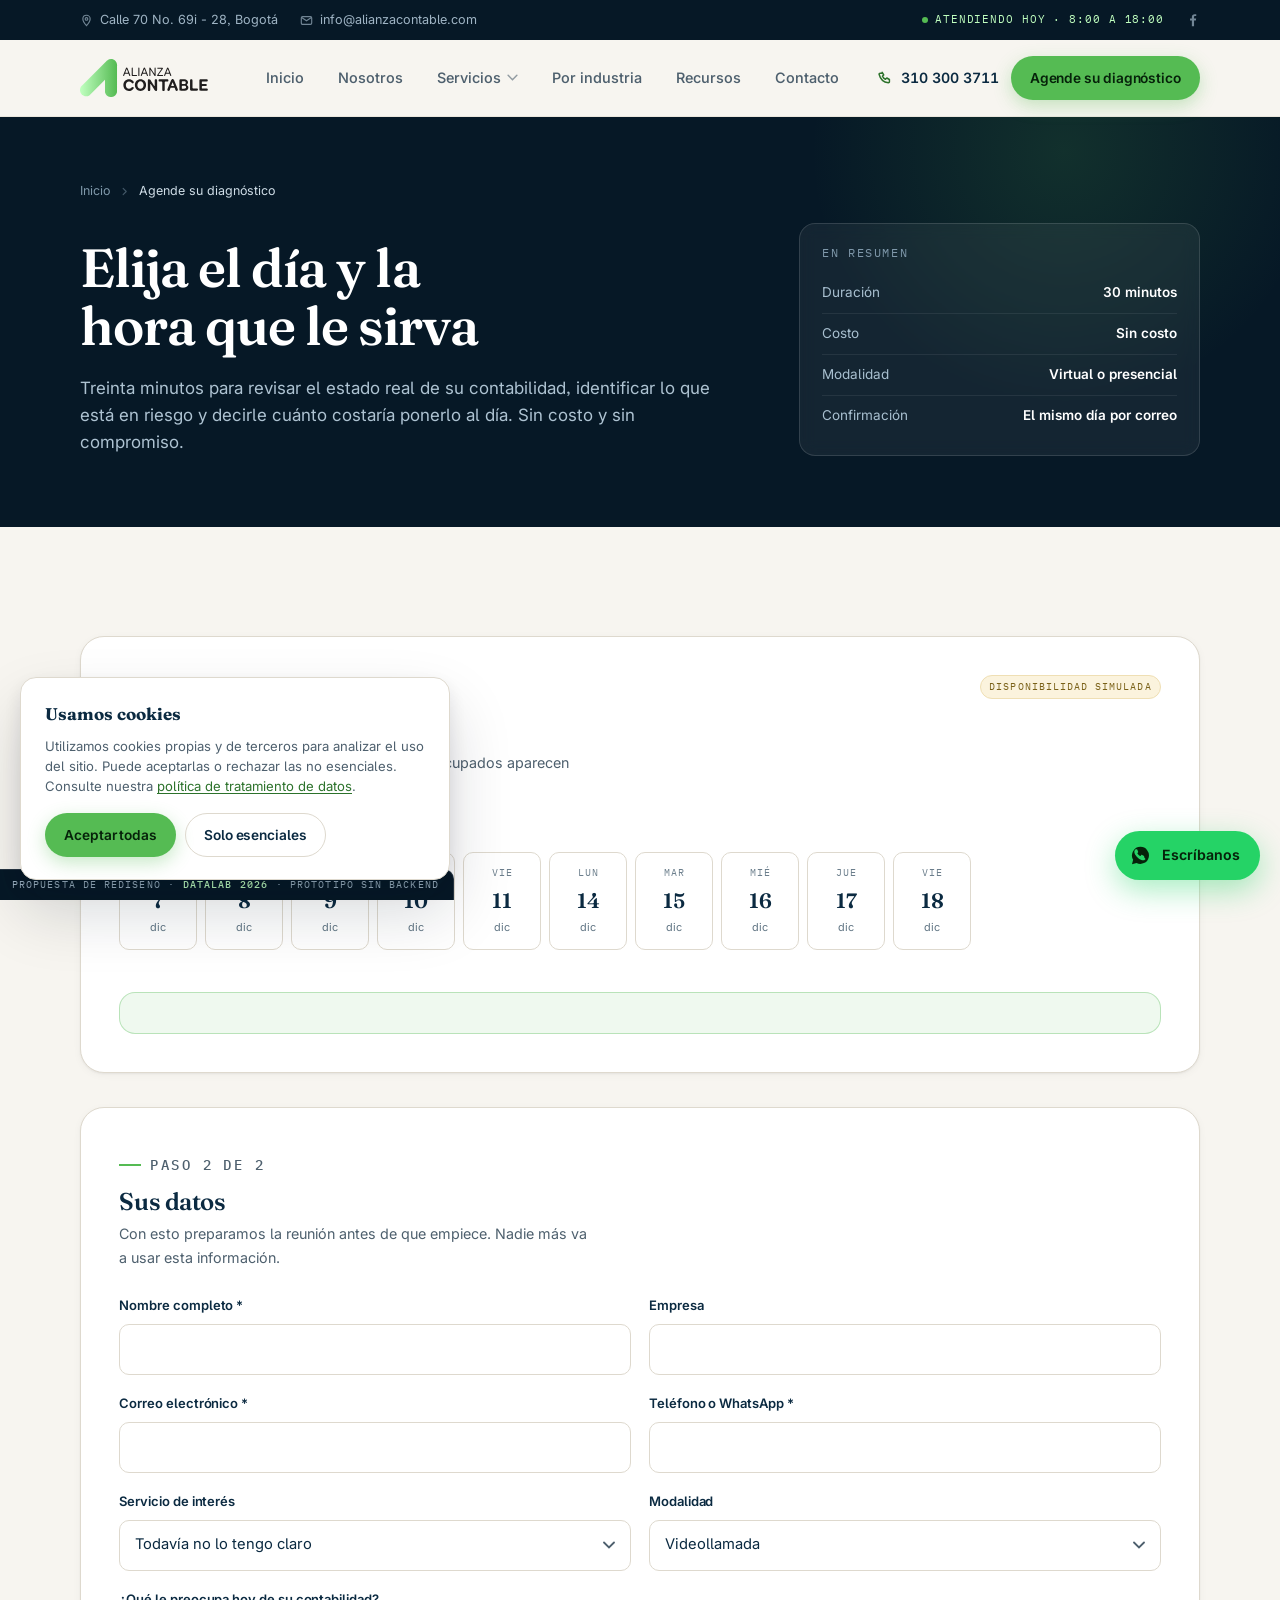
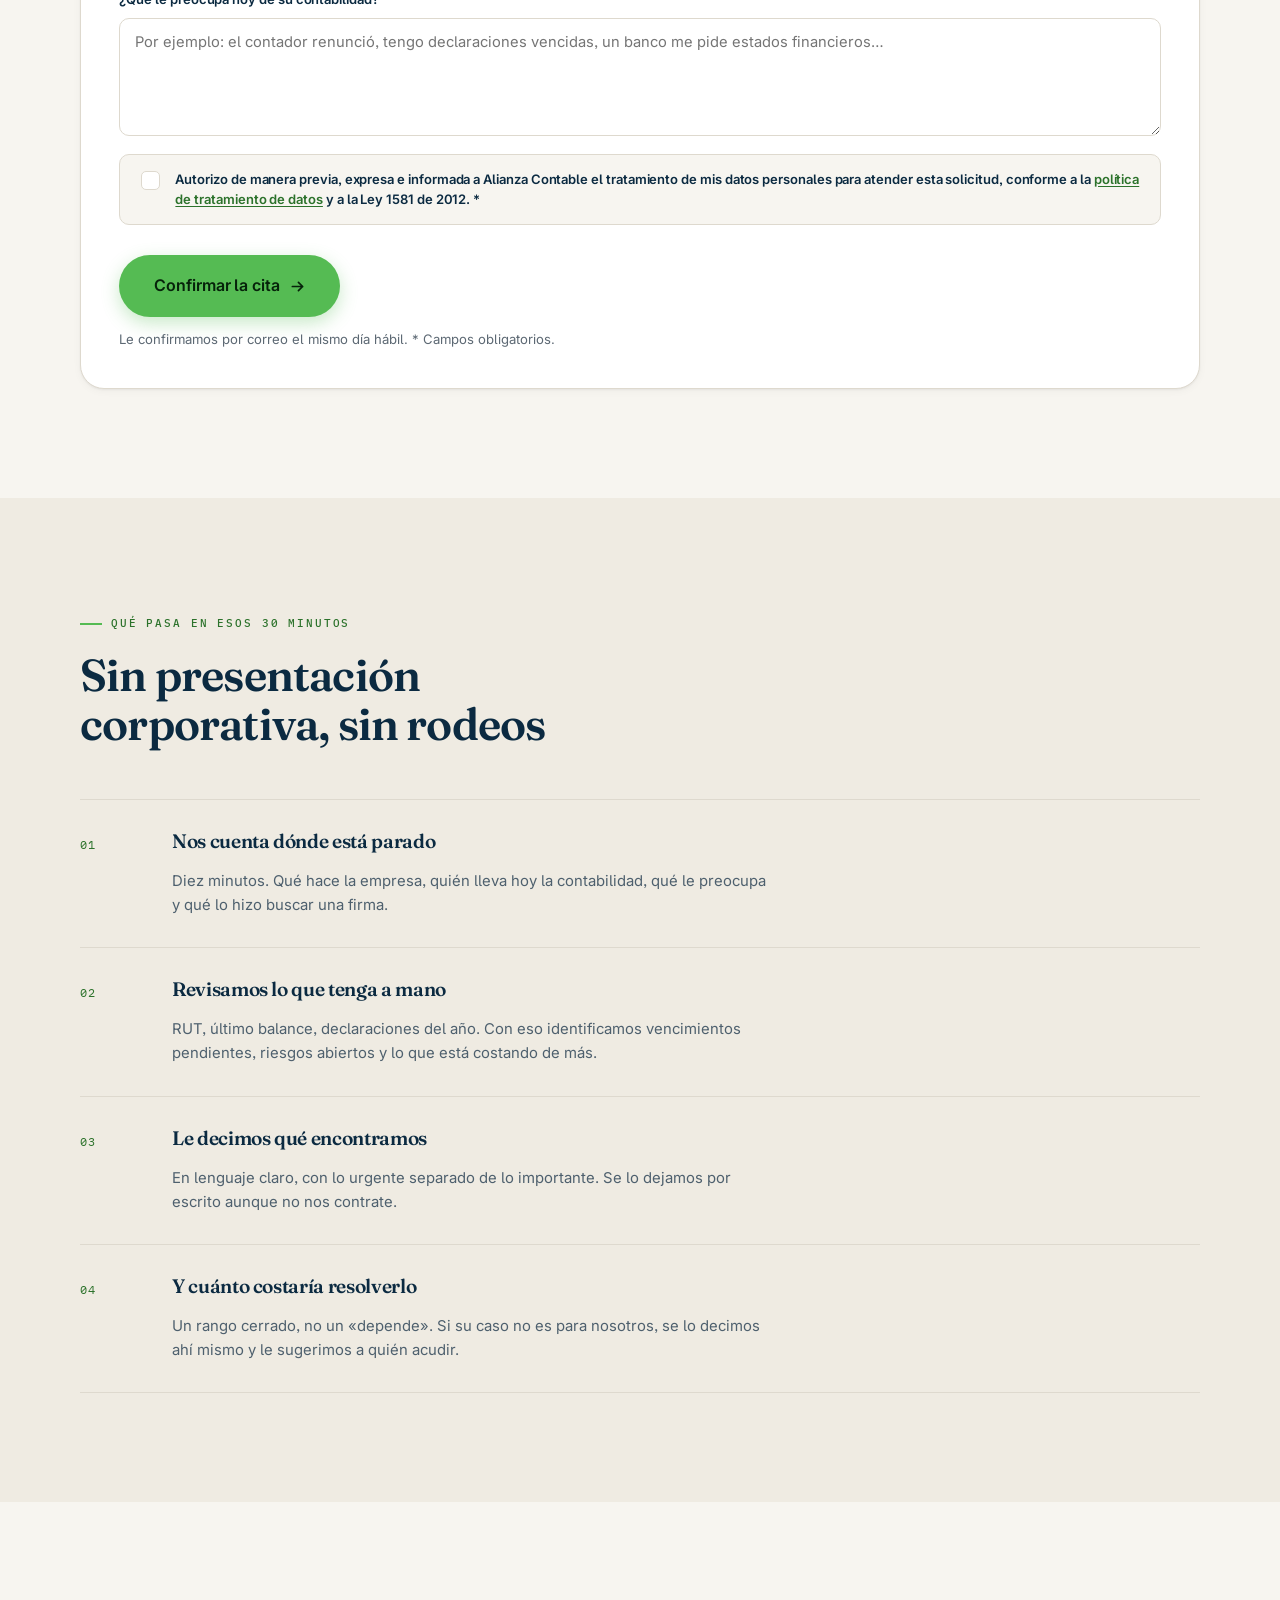
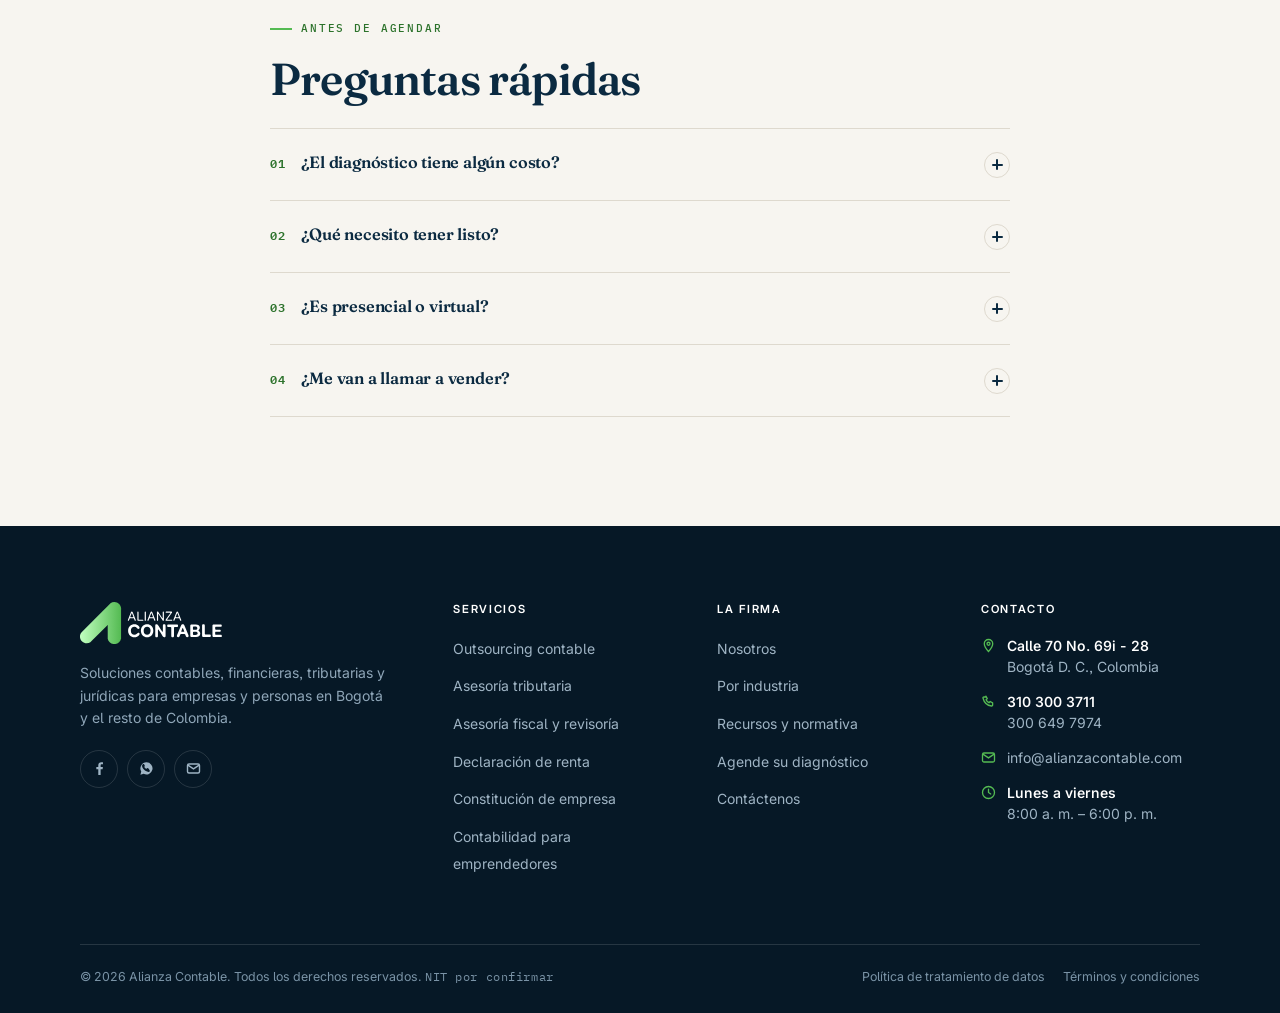
<file: agende-su-diagnostico.html>
<!DOCTYPE html>
<html lang="es-CO">
<head>
<meta charset="utf-8">
<meta name="viewport" content="width=device-width, initial-scale=1">
<title>Agende su diagnóstico contable gratuito en Bogotá | Alianza Contable</title>
<meta name="description" content="Treinta minutos sin costo para revisar el estado real de su contabilidad, identificar riesgos y saber cuánto costaría ponerla al día. Elija día y hora.">
<link rel="canonical" href="https://alianzacontable.com/agende-su-diagnostico.html">
<meta name="theme-color" content="#0B2A41">
<!-- Maqueta de propuesta: no debe indexarse ni competir en Google con el sitio
     real de la firma, que comparte nombre, direccion y telefono. -->
<meta name="robots" content="noindex, nofollow">
<meta property="og:type" content="website">
<meta property="og:locale" content="es_CO">
<meta property="og:site_name" content="Alianza Contable">
<meta property="og:title" content="Agende su diagnóstico contable gratuito en Bogotá | Alianza Contable">
<meta property="og:description" content="Treinta minutos sin costo para revisar el estado real de su contabilidad, identificar riesgos y saber cuánto costaría ponerla al día. Elija día y hora.">
<meta property="og:url" content="https://alianzacontable.com/agende-su-diagnostico.html">
<meta property="og:image" content="https://alianzacontable.com/img/diagnostico.jpg">
<link rel="icon" href="img/logo.svg" type="image/svg+xml">
<link rel="preconnect" href="https://fonts.googleapis.com">
<link rel="preconnect" href="https://fonts.gstatic.com" crossorigin>
<link href="https://fonts.googleapis.com/css2?family=Fraunces:opsz,wght@9..144,400..700&family=IBM+Plex+Mono:wght@400;500&family=Inter:wght@400;500;600;700&display=swap" rel="stylesheet">
<link rel="stylesheet" href="css/site.css">

<!-- Datos estructurados de negocio: el vacío de SEO local más costoso del sitio actual.
     Coordenadas, horario y NIT quedan pendientes de confirmar con la firma. -->
<script type="application/ld+json">
{
  "@context": "https://schema.org",
  "@type": "AccountingService",
  "@id": "https://alianzacontable.com/#organizacion",
  "name": "Alianza Contable",
  "description": "Firma de outsourcing contable, tributario y financiero para empresas en Bogotá, Colombia.",
  "url": "https://alianzacontable.com/",
  "logo": "https://alianzacontable.com/img/logo.svg",
  "image": "https://alianzacontable.com/img/hero.jpg",
  "telephone": "+57 310 300 3711",
  "email": "info@alianzacontable.com",
  "priceRange": "$$",
  "address": {
    "@type": "PostalAddress",
    "streetAddress": "Calle 70 No. 69i - 28",
    "addressLocality": "Bogotá",
    "addressRegion": "Cundinamarca",
    "postalCode": "111071",
    "addressCountry": "CO"
  },
  "areaServed": { "@type": "City", "name": "Bogotá" },
  "openingHoursSpecification": [{
    "@type": "OpeningHoursSpecification",
    "dayOfWeek": ["Monday","Tuesday","Wednesday","Thursday","Friday"],
    "opens": "08:00", "closes": "18:00"
  }],
  "knowsLanguage": "es-CO",
  "serviceType": [
    "Outsourcing contable", "Asesoría tributaria", "Revisoría fiscal",
    "Declaración de renta", "Constitución de empresa", "Nómina electrónica"
  ]
}
</script>
<script type="application/ld+json">
{"@context":"https://schema.org","@type":"FAQPage","mainEntity":[{"@type":"Question","name":"¿El diagnóstico tiene algún costo?","acceptedAnswer":{"@type":"Answer","text":"No. Es una reunión de treinta minutos, sin costo y sin compromiso de contratación. Al final le entregamos por escrito lo que encontramos, sea que nos contrate o no."}},{"@type":"Question","name":"¿Qué necesito tener listo?","acceptedAnswer":{"@type":"Answer","text":"Nada obligatorio. Si tiene a mano el RUT, el último balance y las declaraciones del año en curso, la reunión rinde mucho más. Si no los tiene, igual conversamos y le decimos qué conseguir."}},{"@type":"Question","name":"¿Es presencial o virtual?","acceptedAnswer":{"@type":"Answer","text":"Como prefiera. Virtual por videollamada, presencial en nuestra oficina de la Calle 70 o en su empresa si está en Bogotá. Lo indica en el formulario."}},{"@type":"Question","name":"¿Me van a llamar a vender?","acceptedAnswer":{"@type":"Answer","text":"Le vamos a decir qué encontramos y cuánto costaría resolverlo. Si su caso no es para nosotros, se lo decimos en la misma reunión y le sugerimos a quién acudir. No insistimos después."}}]}
</script>
</head>
<body>
<a class="skip" href="#main">Ir al contenido principal</a>

<!-- ============ BARRA SUPERIOR ============ -->
<div class="topbar">
  <div class="wrap">
    <div class="topbar-items">
      <a href="contacto.html">
        <svg width="13" height="13" viewBox="0 0 16 16" fill="none"><path d="M8 1.6c2.5 0 4.5 2 4.5 4.5 0 3.2-4.5 8.3-4.5 8.3S3.5 9.3 3.5 6.1C3.5 3.6 5.5 1.6 8 1.6z" stroke="currentColor" stroke-width="1.4"/><circle cx="8" cy="6.1" r="1.6" stroke="currentColor" stroke-width="1.4"/></svg>
        Calle 70 No. 69i - 28, Bogotá</a>
      <a href="mailto:info@alianzacontable.com">
        <svg width="13" height="13" viewBox="0 0 16 16" fill="none"><rect x="1.6" y="3.2" width="12.8" height="9.6" rx="1.6" stroke="currentColor" stroke-width="1.4"/><path d="M2 4.4l6 4 6-4" stroke="currentColor" stroke-width="1.4"/></svg>
        info@alianzacontable.com</a>
    </div>
    <div class="topbar-items">
      <span class="topbar-badge"><i class="dot-live"></i> Atendiendo hoy · 8:00 a 18:00</span>
      <a href="https://www.facebook.com/alianzacontable" aria-label="Facebook de Alianza Contable" rel="noopener">
        <svg width="14" height="14" viewBox="0 0 16 16" fill="currentColor"><path d="M9.2 15V8.7h2.1l.3-2.4H9.2V4.7c0-.7.2-1.2 1.2-1.2h1.3V1.4C11.5 1.3 10.7 1.3 9.9 1.3 8 1.3 6.7 2.4 6.7 4.5v1.8H4.6v2.4h2.1V15h2.5z"/></svg>
      </a>
    </div>
  </div>
</div>

<!-- ============ NAVEGACIÓN ============ -->
<header class="nav">
  <div class="wrap">
    <a class="brand" href="index.html" aria-label="Alianza Contable, ir al inicio">
      <img src="img/logo.svg" alt="Alianza Contable">
    </a>

    <nav aria-label="Navegación principal">
      <ul class="menu" id="menu">
        <li><a href="index.html">Inicio</a></li>
        <li><a href="nosotros.html">Nosotros</a></li>
        <li>
          <a href="#" aria-haspopup="true">Servicios
            <svg class="caret" width="11" height="7" viewBox="0 0 12 8" fill="none"><path d="M1 1.5L6 6.5L11 1.5" stroke="currentColor" stroke-width="1.7" stroke-linecap="round"/></svg>
          </a>
          <ul class="submenu">
            <li><a href="outsourcing-contable.html"><b>Outsourcing contable</b><span>Su departamento contable completo, tercerizado</span></a></li>
            <li><a href="asesoria-tributaria.html"><b>Asesoría tributaria</b><span>Impuestos, planeación y defensa ante la DIAN</span></a></li>
            <li><a href="asesoria-fiscal.html"><b>Asesoría fiscal y revisoría</b><span>Revisoría fiscal y auditoría independiente</span></a></li>
            <li><a href="declaracion-de-renta.html"><b>Declaración de renta</b><span>Personas naturales y sociedades</span></a></li>
            <li><a href="constitucion-de-empresa.html"><b>Constitución de empresa</b><span>De la idea a la sociedad formalizada</span></a></li>
            <li><a href="contabilidad-para-emprendedores.html"><b>Contabilidad para emprendedores</b><span>Plan de entrada para negocios que empiezan</span></a></li>
          </ul>
        </li>
        <li><a href="por-industria.html">Por industria</a></li>
        <li><a href="recursos.html">Recursos</a></li>
        <li><a href="contacto.html">Contacto</a></li>
        <li class="menu-cta"><a class="btn btn-primary" href="agende-su-diagnostico.html">Agende su diagnóstico gratuito</a></li>
      </ul>
    </nav>

    <div class="nav-cta">
      <a class="nav-call" href="tel:+573103003711" aria-label="Llamar al 310 300 3711">
        <svg width="18" height="18" viewBox="0 0 16 16" fill="none"><path d="M5.2 2.3l1.5 2.6-1.3 1.3c.6 1.3 1.8 2.5 3.1 3.1l1.3-1.3 2.6 1.5v2.3c0 .6-.5 1.1-1.1 1C6.2 12.3 3.4 9.5 2.1 4.3c-.1-.6.4-1.1 1-1.1h2.1z" stroke="currentColor" stroke-width="1.5" stroke-linejoin="round"/></svg>
      </a>
      <a class="nav-phone" href="tel:+573103003711">
        <svg width="16" height="16" viewBox="0 0 16 16" fill="none"><path d="M5.2 2.3l1.5 2.6-1.3 1.3c.6 1.3 1.8 2.5 3.1 3.1l1.3-1.3 2.6 1.5v2.3c0 .6-.5 1.1-1.1 1C6.2 12.3 3.4 9.5 2.1 4.3c-.1-.6.4-1.1 1-1.1h2.1z" stroke="currentColor" stroke-width="1.5" stroke-linejoin="round"/></svg>
        <span>310 300 3711</span>
      </a>
      <a class="btn btn-primary btn-sm" href="agende-su-diagnostico.html">Agende su diagnóstico</a>
      <button class="burger" aria-label="Abrir menú" aria-expanded="false" aria-controls="menu"><i></i><i></i><i></i></button>
    </div>
  </div>
</header>

<main id="main">
<section class="phead dark">
  <div class="wrap">
    <nav class="crumbs" aria-label="Ruta de navegación"><a href="index.html">Inicio</a><svg width="11" height="11" viewBox="0 0 16 16" fill="none"><path d="M6 3.5L10.5 8 6 12.5" stroke="currentColor" stroke-width="1.6" stroke-linecap="round" stroke-linejoin="round"/></svg><span aria-current="page">Agende su diagnóstico</span></nav>
    <div class="phead-grid">
      <div class="reveal">
        <h1>Elija el día y la hora que le sirva</h1>
        <p class="lead">Treinta minutos para revisar el estado real de su contabilidad, identificar lo que está en riesgo y decirle cuánto costaría ponerlo al día. Sin costo y sin compromiso.</p>
      </div>
      <div class="phead-panel reveal" data-d="1"><p class="kicker" style="color:#7F98AA;margin-bottom:10px">En resumen</p><ul><li><span>Duración</span><b>30 minutos</b></li><li><span>Costo</span><b>Sin costo</b></li><li><span>Modalidad</span><b>Virtual o presencial</b></li><li><span>Confirmación</span><b>El mismo día por correo</b></li></ul></div>
    </div>
  </div>
</section>
<section class="section">
  <div class="wrap">
    <div class="tool reveal">
      <div class="tool-head">
        <div>
          <p class="eyebrow" style="margin-bottom:10px">Paso 1 de 2</p>
          <h3>Escoja fecha y hora</h3>
          <p>Disponibilidad de lunes a viernes. Los horarios ocupados aparecen tachados.</p>
        </div>
        <span class="demo-tag">Disponibilidad simulada</span>
      </div>

      <div class="field">
        <label>Día</label>
        <div class="days" id="agenda-days" role="group" aria-label="Días disponibles"></div>
      </div>

      <div class="field">
        <label id="agenda-slots-label" hidden>Hora</label>
        <div class="slots" id="agenda-slots" role="group" aria-label="Horarios disponibles" hidden></div>
      </div>

      <div class="form-ok show" id="agenda-picked" hidden style="margin-top:4px"></div>
    </div>

    <div class="tool reveal mt-3">
      <div class="tool-head">
        <div>
          <p class="eyebrow" style="margin-bottom:10px">Paso 2 de 2</p>
          <h3>Sus datos</h3>
          <p>Con esto preparamos la reunión antes de que empiece. Nadie más va a usar esta
            información.</p>
        </div>
      </div>

      <form data-demo novalidate>
        <input type="hidden" name="cita" id="agenda-value">
        <div class="form-grid">
          <div class="field"><label for="ag-n">Nombre completo *</label>
            <input class="input" id="ag-n" name="nombre" required autocomplete="name"></div>
          <div class="field"><label for="ag-e">Empresa</label>
            <input class="input" id="ag-e" name="empresa" autocomplete="organization"></div>
          <div class="field"><label for="ag-c">Correo electrónico *</label>
            <input class="input" id="ag-c" name="correo" type="email" required autocomplete="email"></div>
          <div class="field"><label for="ag-t">Teléfono o WhatsApp *</label>
            <input class="input" id="ag-t" name="telefono" type="tel" required autocomplete="tel"></div>
          <div class="field"><label for="ag-s">Servicio de interés</label>
            <select class="input" id="ag-s" name="servicio">
              <option value="">Todavía no lo tengo claro</option>
              <option value="outsourcing-contable">Outsourcing contable</option>
              <option value="asesoria-tributaria">Asesoría tributaria</option>
              <option value="asesoria-fiscal">Asesoría fiscal y revisoría</option>
              <option value="declaracion-de-renta">Declaración de renta</option>
              <option value="constitucion-de-empresa">Constitución de empresa</option>
              <option value="contabilidad-para-emprendedores">Contabilidad para emprendedores</option>
            </select></div>
          <div class="field"><label for="ag-m">Modalidad</label>
            <select class="input" id="ag-m" name="modalidad">
              <option>Videollamada</option>
              <option>Presencial en su oficina (Calle 70)</option>
              <option>Presencial en mi empresa</option>
            </select></div>
          <div class="field full"><label for="ag-msg">¿Qué le preocupa hoy de su contabilidad?</label>
            <textarea class="input" id="ag-msg" name="mensaje" rows="4"
              placeholder="Por ejemplo: el contador renunció, tengo declaraciones vencidas, un banco me pide estados financieros…"></textarea></div>
          <div class="field full">
            <label class="consent"><input type="checkbox" required>
              <span>Autorizo de manera previa, expresa e informada a Alianza Contable el
              tratamiento de mis datos personales para atender esta solicitud, conforme a la
              <a href="politica-de-datos.html">política de tratamiento de datos</a> y a la
              Ley 1581 de 2012. *</span></label>
          </div>
        </div>
        <button class="btn btn-primary btn-lg mt-1" type="submit">Confirmar la cita <svg width="15" height="15" viewBox="0 0 16 16" fill="none"><path d="M2.5 8h11m-4.5-4.5L13.5 8 9 12.5" stroke="currentColor" stroke-width="1.8" stroke-linecap="round" stroke-linejoin="round"/></svg></button>
        <p class="note mt-1">Le confirmamos por correo el mismo día hábil. * Campos obligatorios.</p>
      </form>

      <div class="form-ok">
        <span class="tick" style="width:22px;height:22px"><svg width="12" height="12" viewBox="0 0 16 16" fill="none"><path d="M3 8.4l3.2 3.2L13 5" stroke="currentColor" stroke-width="2.6" stroke-linecap="round" stroke-linejoin="round"/></svg></span>
        <div><b>Solicitud registrada</b>
          <p>Este sitio es un prototipo de diseño: no se envió ninguna información. En el sitio
            publicado, aquí llegaría la confirmación de la cita al correo y una notificación al
            equipo comercial.</p></div>
      </div>
    </div>
  </div>
</section>

<section class="section paper-2">
  <div class="wrap">
    <div class="sec-head reveal">
      <p class="eyebrow">Qué pasa en esos 30 minutos</p>
      <h2>Sin presentación corporativa, sin rodeos</h2>
    </div>
    <div class="steps"><div class="step reveal"><div class="step-n">01</div><div><h3>Nos cuenta dónde está parado</h3><p>Diez minutos. Qué hace la empresa, quién lleva hoy la contabilidad, qué le preocupa y qué lo hizo buscar una firma.</p></div></div><div class="step reveal"><div class="step-n">02</div><div><h3>Revisamos lo que tenga a mano</h3><p>RUT, último balance, declaraciones del año. Con eso identificamos vencimientos pendientes, riesgos abiertos y lo que está costando de más.</p></div></div><div class="step reveal"><div class="step-n">03</div><div><h3>Le decimos qué encontramos</h3><p>En lenguaje claro, con lo urgente separado de lo importante. Se lo dejamos por escrito aunque no nos contrate.</p></div></div><div class="step reveal"><div class="step-n">04</div><div><h3>Y cuánto costaría resolverlo</h3><p>Un rango cerrado, no un «depende». Si su caso no es para nosotros, se lo decimos ahí mismo y le sugerimos a quién acudir.</p></div></div></div>
  </div>
</section>

<section class="section">
  <div class="wrap wrap-narrow">
    <div class="sec-head reveal" style="margin-bottom:24px">
      <p class="eyebrow">Antes de agendar</p>
      <h2>Preguntas rápidas</h2>
    </div>
    <div class="acc"><details class="reveal"><summary><span class="num">01</span>¿El diagnóstico tiene algún costo?<span class="pm"></span></summary><div class="acc-body"><p>No. Es una reunión de treinta minutos, sin costo y sin compromiso de contratación. Al final le entregamos por escrito lo que encontramos, sea que nos contrate o no.</p></div></details><details class="reveal"><summary><span class="num">02</span>¿Qué necesito tener listo?<span class="pm"></span></summary><div class="acc-body"><p>Nada obligatorio. Si tiene a mano el RUT, el último balance y las declaraciones del año en curso, la reunión rinde mucho más. Si no los tiene, igual conversamos y le decimos qué conseguir.</p></div></details><details class="reveal"><summary><span class="num">03</span>¿Es presencial o virtual?<span class="pm"></span></summary><div class="acc-body"><p>Como prefiera. Virtual por videollamada, presencial en nuestra oficina de la Calle 70 o en su empresa si está en Bogotá. Lo indica en el formulario.</p></div></details><details class="reveal"><summary><span class="num">04</span>¿Me van a llamar a vender?<span class="pm"></span></summary><div class="acc-body"><p>Le vamos a decir qué encontramos y cuánto costaría resolverlo. Si su caso no es para nosotros, se lo decimos en la misma reunión y le sugerimos a quién acudir. No insistimos después.</p></div></details></div>
  </div>
</section>

</main>

<!-- ============ PIE ============ -->
<footer class="footer">
  <div class="wrap">
    <div class="footer-grid">
      <div class="footer-brand">
        <img src="img/logo-blanco.svg" alt="Alianza Contable">
        <p>Soluciones contables, financieras, tributarias y jurídicas para empresas y personas
          en Bogotá y el resto de Colombia.</p>
        <div class="socials">
          <a href="https://www.facebook.com/alianzacontable" aria-label="Facebook" rel="noopener">
            <svg width="15" height="15" viewBox="0 0 16 16" fill="currentColor"><path d="M9.2 15V8.7h2.1l.3-2.4H9.2V4.7c0-.7.2-1.2 1.2-1.2h1.3V1.4C11.5 1.3 10.7 1.3 9.9 1.3 8 1.3 6.7 2.4 6.7 4.5v1.8H4.6v2.4h2.1V15h2.5z"/></svg></a>
          <a href="https://wa.me/573103003711" aria-label="WhatsApp" rel="noopener">
            <svg width="15" height="15" viewBox="0 0 16 16" fill="currentColor"><path d="M8 1.4a6.5 6.5 0 00-5.6 9.8L1.5 14.6l3.5-.9A6.5 6.5 0 108 1.4zm3.8 9.2c-.2.5-.9.9-1.3 1-.4 0-.8.2-2.6-.6-2.2-1-3.6-3.3-3.7-3.4-.1-.2-.9-1.2-.9-2.3 0-1.1.6-1.6.8-1.8.2-.2.4-.3.6-.3h.4c.1 0 .3 0 .5.4l.6 1.5c0 .1.1.2 0 .4l-.3.4-.2.2c-.1.1-.2.2 0 .4l.7 1c.5.5 1 .7 1.2.8.2.1.3.1.4 0l.6-.7c.1-.2.3-.1.4-.1l1.4.7c.2.1.3.2.4.3v.9z"/></svg></a>
          <a href="mailto:info@alianzacontable.com" aria-label="Correo">
            <svg width="15" height="15" viewBox="0 0 16 16" fill="none"><rect x="1.6" y="3.2" width="12.8" height="9.6" rx="1.6" stroke="currentColor" stroke-width="1.5"/><path d="M2 4.4l6 4 6-4" stroke="currentColor" stroke-width="1.5"/></svg></a>
        </div>
      </div>

      <div>
        <h4>Servicios</h4>
        <ul class="footer-links">
          <li><a href="outsourcing-contable.html">Outsourcing contable</a></li>
          <li><a href="asesoria-tributaria.html">Asesoría tributaria</a></li>
          <li><a href="asesoria-fiscal.html">Asesoría fiscal y revisoría</a></li>
          <li><a href="declaracion-de-renta.html">Declaración de renta</a></li>
          <li><a href="constitucion-de-empresa.html">Constitución de empresa</a></li>
          <li><a href="contabilidad-para-emprendedores.html">Contabilidad para emprendedores</a></li>
        </ul>
      </div>

      <div>
        <h4>La firma</h4>
        <ul class="footer-links">
          <li><a href="nosotros.html">Nosotros</a></li>
          <li><a href="por-industria.html">Por industria</a></li>
          <li><a href="recursos.html">Recursos y normativa</a></li>
          <li><a href="agende-su-diagnostico.html">Agende su diagnóstico</a></li>
          <li><a href="contacto.html">Contáctenos</a></li>
        </ul>
      </div>

      <div>
        <h4>Contacto</h4>
        <ul class="footer-contact">
          <li><svg width="15" height="15" viewBox="0 0 16 16" fill="none"><path d="M8 1.6c2.5 0 4.5 2 4.5 4.5 0 3.2-4.5 8.3-4.5 8.3S3.5 9.3 3.5 6.1C3.5 3.6 5.5 1.6 8 1.6z" stroke="currentColor" stroke-width="1.4"/><circle cx="8" cy="6.1" r="1.6" stroke="currentColor" stroke-width="1.4"/></svg>
            <span><b>Calle 70 No. 69i - 28</b>Bogotá D. C., Colombia</span></li>
          <li><svg width="15" height="15" viewBox="0 0 16 16" fill="none"><path d="M5.2 2.3l1.5 2.6-1.3 1.3c.6 1.3 1.8 2.5 3.1 3.1l1.3-1.3 2.6 1.5v2.3c0 .6-.5 1.1-1.1 1C6.2 12.3 3.4 9.5 2.1 4.3c-.1-.6.4-1.1 1-1.1h2.1z" stroke="currentColor" stroke-width="1.4" stroke-linejoin="round"/></svg>
            <span><a href="tel:+573103003711"><b>310 300 3711</b></a><a href="tel:+573006497974">300 649 7974</a></span></li>
          <li><svg width="15" height="15" viewBox="0 0 16 16" fill="none"><rect x="1.6" y="3.2" width="12.8" height="9.6" rx="1.6" stroke="currentColor" stroke-width="1.4"/><path d="M2 4.4l6 4 6-4" stroke="currentColor" stroke-width="1.4"/></svg>
            <span><a href="mailto:info@alianzacontable.com">info@alianzacontable.com</a></span></li>
          <li><svg width="15" height="15" viewBox="0 0 16 16" fill="none"><circle cx="8" cy="8" r="6.4" stroke="currentColor" stroke-width="1.4"/><path d="M8 4.4V8l2.4 1.6" stroke="currentColor" stroke-width="1.4" stroke-linecap="round"/></svg>
            <span><b>Lunes a viernes</b>8:00 a. m. – 6:00 p. m.</span></li>
        </ul>
      </div>
    </div>

    <div class="footer-bottom">
      <span>© <span data-year>2026</span> Alianza Contable. Todos los derechos reservados.
        <span class="nit">NIT por confirmar</span></span>
      <div class="footer-legal">
        <a href="politica-de-datos.html">Política de tratamiento de datos</a>
        <a href="terminos-y-condiciones.html">Términos y condiciones</a>
      </div>
    </div>
  </div>
</footer>

<!-- ============ FLOTANTES ============ -->
<a class="wa" href="https://wa.me/573103003711?text=Hola,%20quisiera%20informaci%C3%B3n%20sobre%20outsourcing%20contable" rel="noopener" aria-label="Escribir por WhatsApp">
  <svg width="21" height="21" viewBox="0 0 16 16" fill="currentColor"><path d="M8 1.4a6.5 6.5 0 00-5.6 9.8L1.5 14.6l3.5-.9A6.5 6.5 0 108 1.4zm3.8 9.2c-.2.5-.9.9-1.3 1-.4 0-.8.2-2.6-.6-2.2-1-3.6-3.3-3.7-3.4-.1-.2-.9-1.2-.9-2.3 0-1.1.6-1.6.8-1.8.2-.2.4-.3.6-.3h.4c.1 0 .3 0 .5.4l.6 1.5c0 .1.1.2 0 .4l-.3.4-.2.2c-.1.1-.2.2 0 .4l.7 1c.5.5 1 .7 1.2.8.2.1.3.1.4 0l.6-.7c.1-.2.3-.1.4-.1l1.4.7c.2.1.3.2.4.3v.9z"/></svg>
  <span>Escríbanos</span>
</a>

<div class="cookies" id="cookies" role="dialog" aria-live="polite" aria-label="Consentimiento de cookies">
  <b>Usamos cookies</b>
  <p>Utilizamos cookies propias y de terceros para analizar el uso del sitio. Puede aceptarlas o
    rechazar las no esenciales. Consulte nuestra <a href="politica-de-datos.html">política de
    tratamiento de datos</a>.</p>
  <div class="btn-row">
    <button class="btn btn-primary btn-sm" data-consent="all">Aceptar todas</button>
    <button class="btn btn-outline btn-sm" data-consent="essential">Solo esenciales</button>
  </div>
</div>

<div class="demo-ribbon">Propuesta de rediseño · <b>DataLab 2026</b> · prototipo sin backend</div>

<script src="js/site.js"></script>
</body>
</html>
</file>
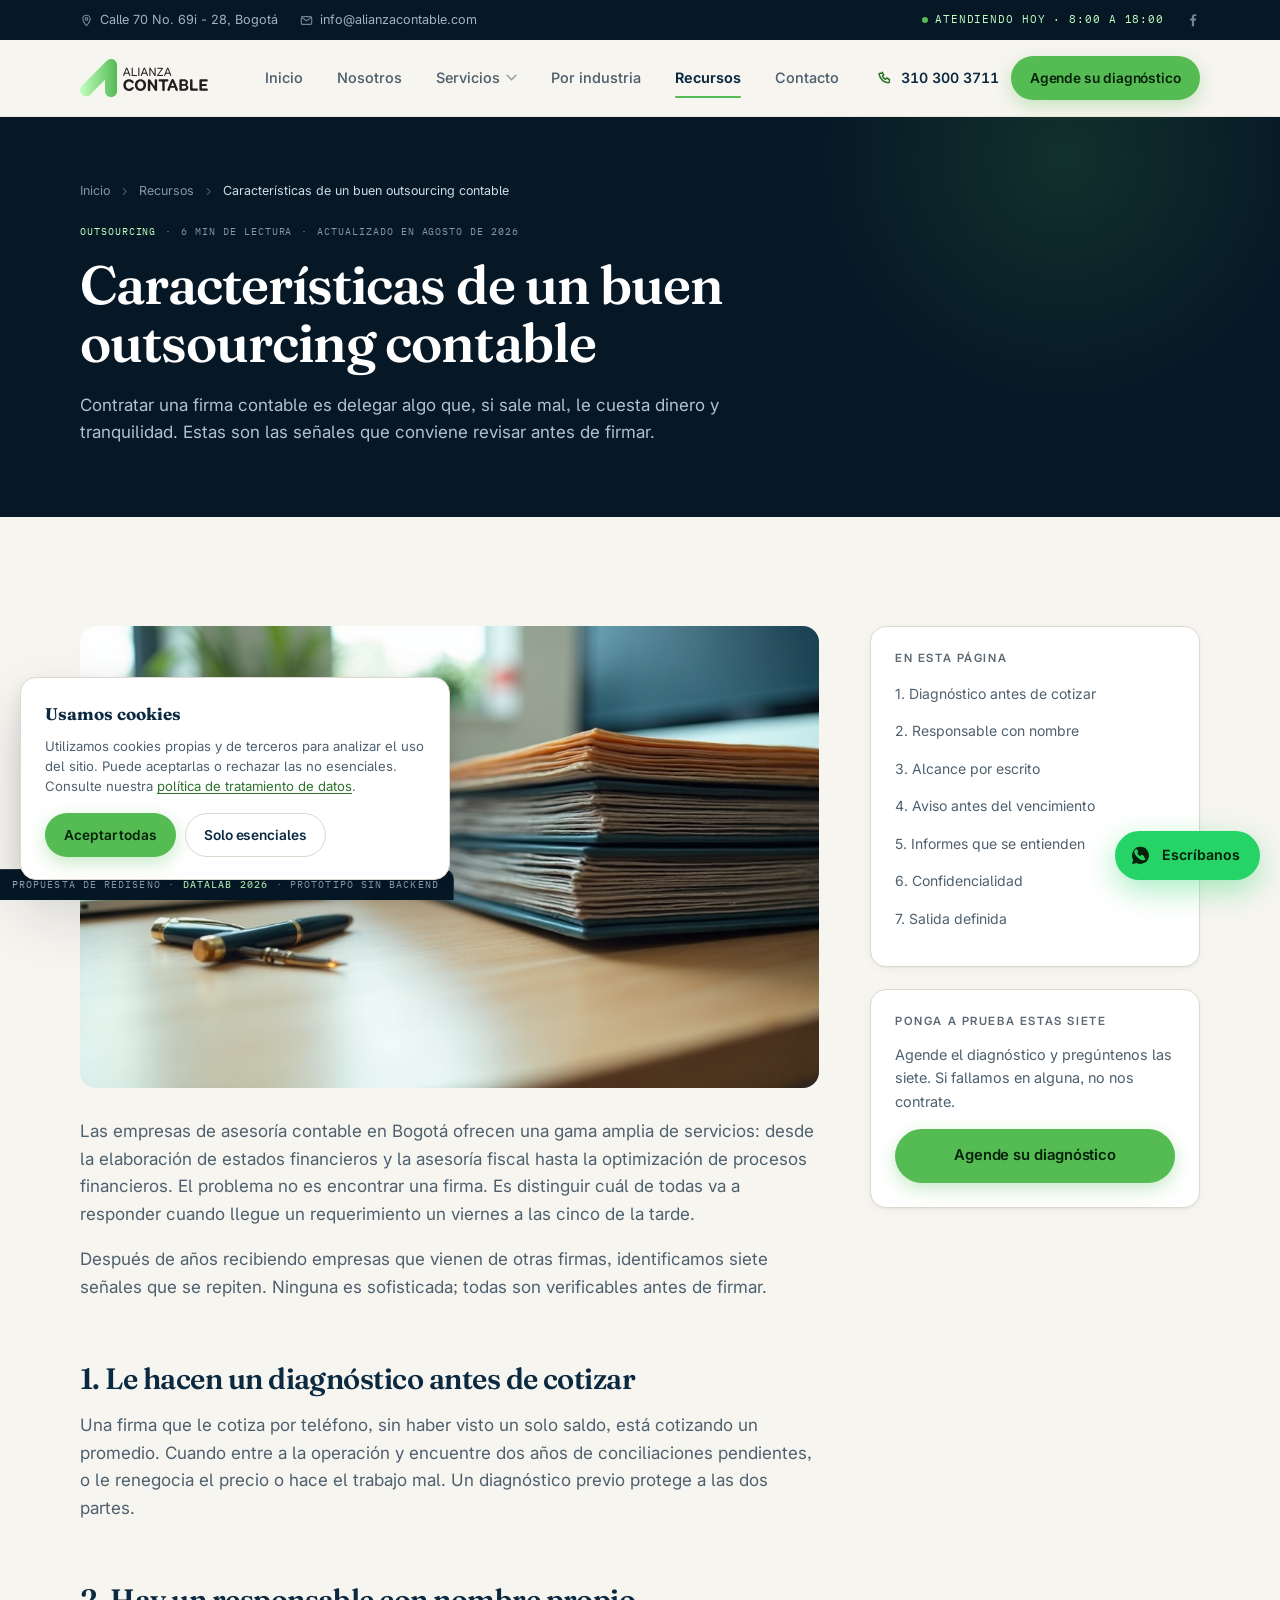
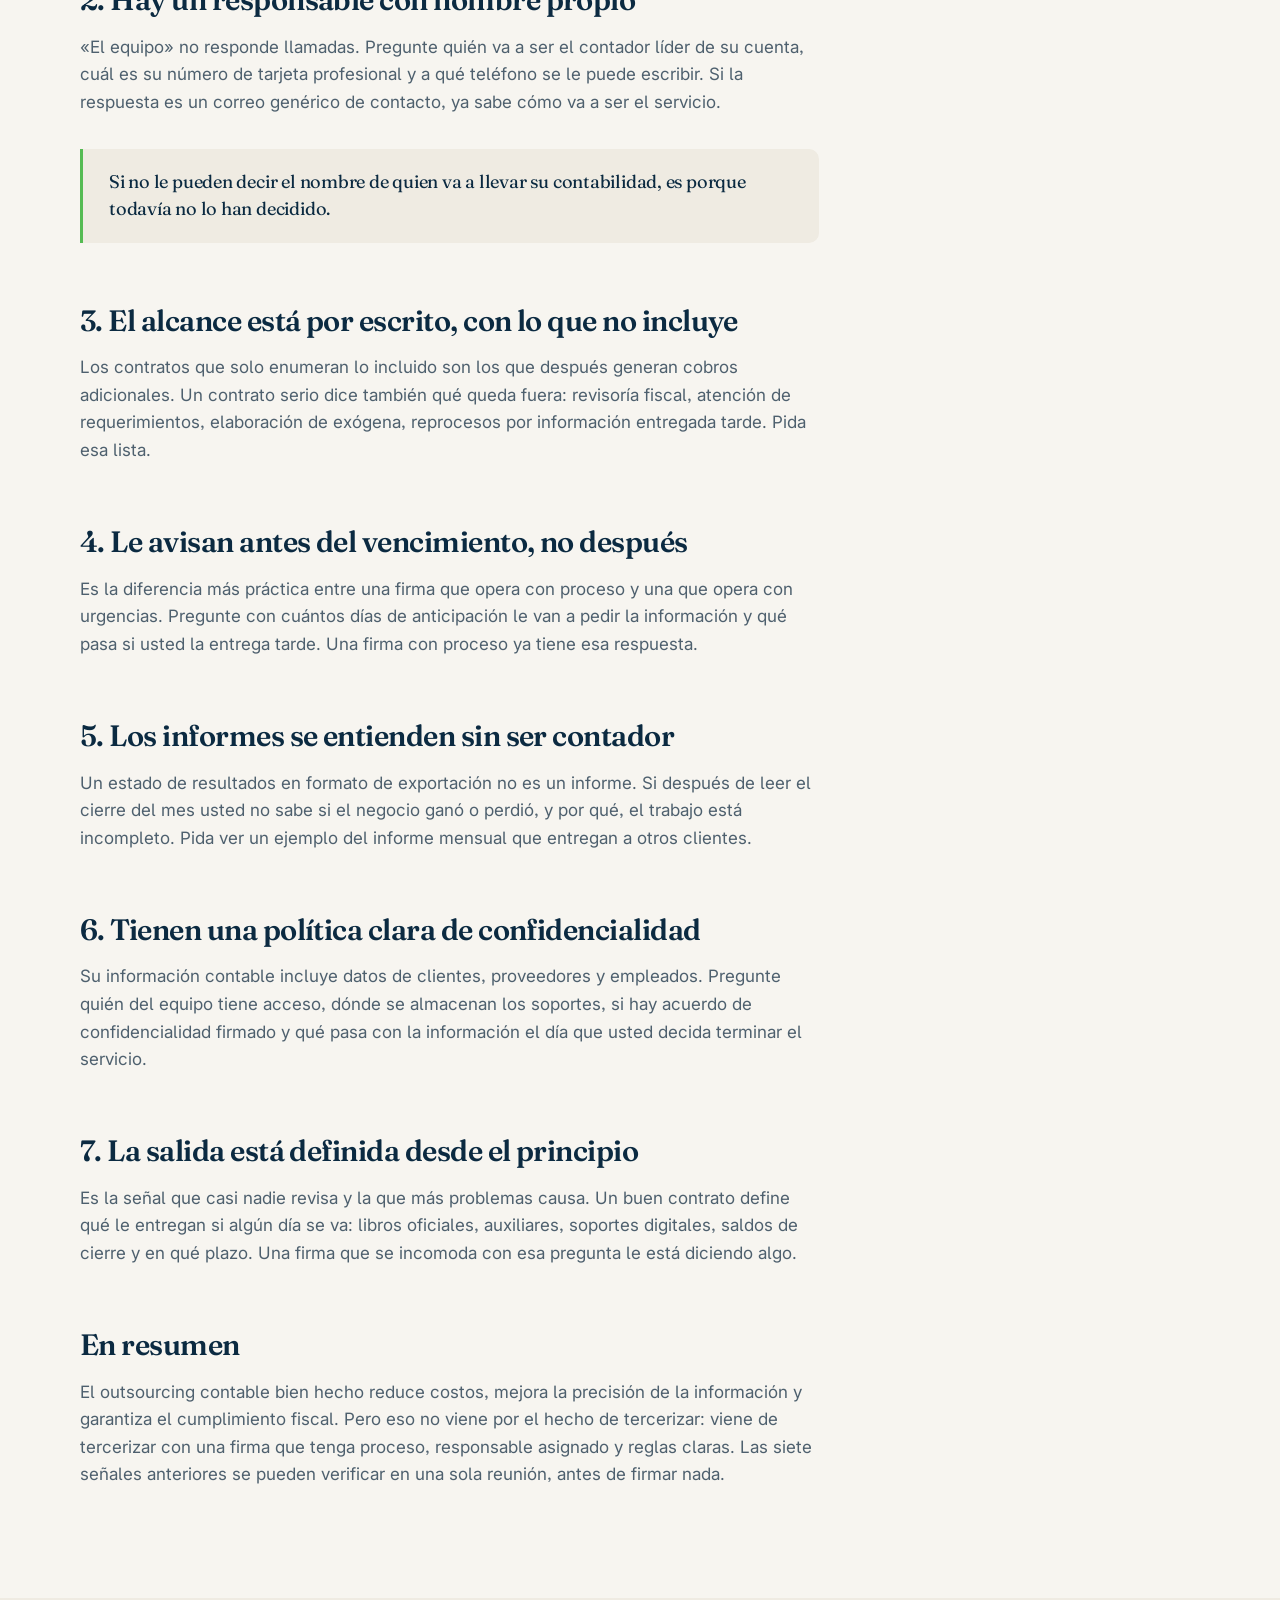
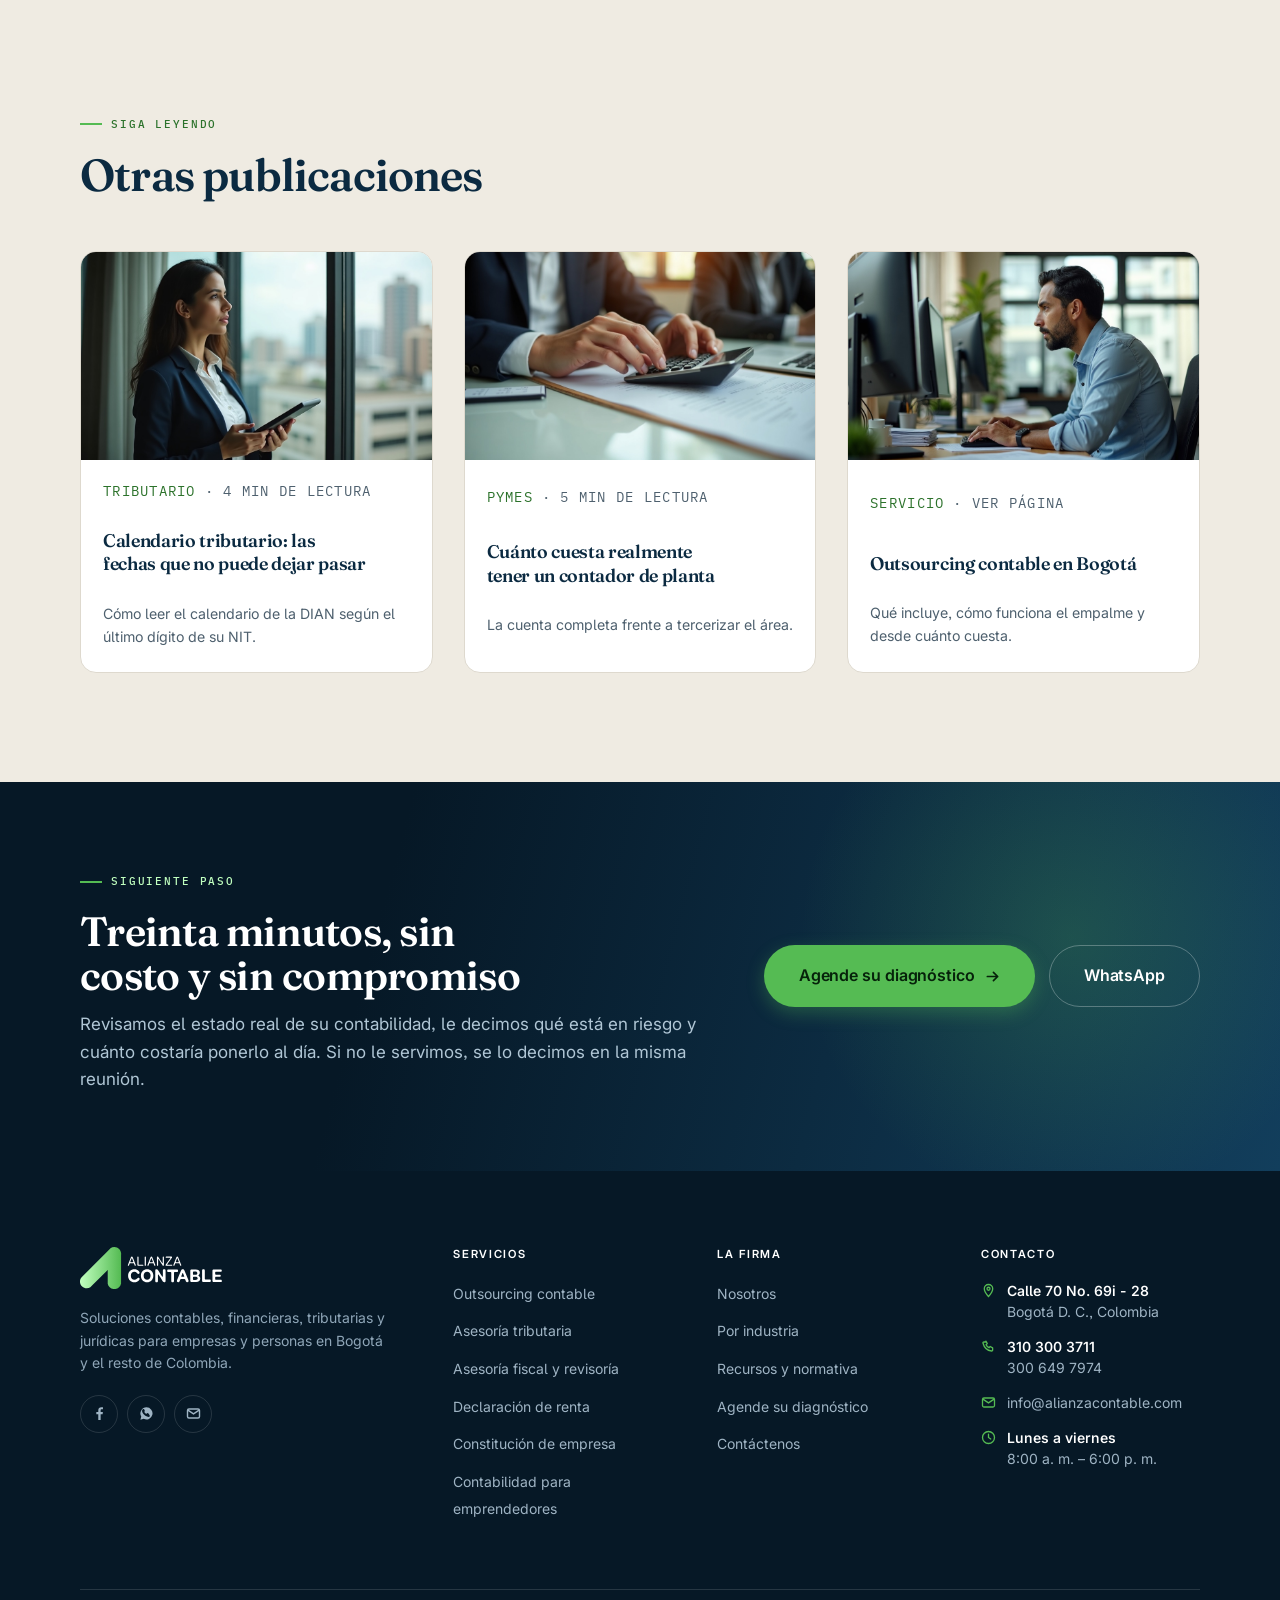
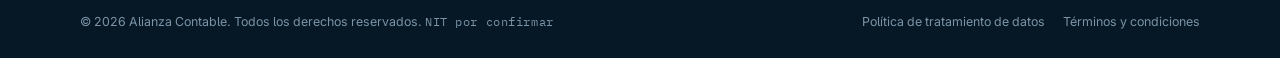
<file: articulo-caracteristicas-outsourcing-contable.html>
<!DOCTYPE html>
<html lang="es-CO">
<head>
<meta charset="utf-8">
<meta name="viewport" content="width=device-width, initial-scale=1">
<title>Características de un buen outsourcing contable | Alianza Contable</title>
<meta name="description" content="Siete señales verificables que distinguen a una firma de outsourcing contable que resuelve de una que solo entrega un balance tarde.">
<link rel="canonical" href="https://alianzacontable.com/articulo-caracteristicas-outsourcing-contable.html">
<meta name="theme-color" content="#0B2A41">
<!-- Maqueta de propuesta: no debe indexarse ni competir en Google con el sitio
     real de la firma, que comparte nombre, direccion y telefono. -->
<meta name="robots" content="noindex, nofollow">
<meta property="og:type" content="website">
<meta property="og:locale" content="es_CO">
<meta property="og:site_name" content="Alianza Contable">
<meta property="og:title" content="Características de un buen outsourcing contable | Alianza Contable">
<meta property="og:description" content="Siete señales verificables que distinguen a una firma de outsourcing contable que resuelve de una que solo entrega un balance tarde.">
<meta property="og:url" content="https://alianzacontable.com/articulo-caracteristicas-outsourcing-contable.html">
<meta property="og:image" content="https://alianzacontable.com/img/post-1.jpg">
<link rel="icon" href="img/logo.svg" type="image/svg+xml">
<link rel="preconnect" href="https://fonts.googleapis.com">
<link rel="preconnect" href="https://fonts.gstatic.com" crossorigin>
<link href="https://fonts.googleapis.com/css2?family=Fraunces:opsz,wght@9..144,400..700&family=IBM+Plex+Mono:wght@400;500&family=Inter:wght@400;500;600;700&display=swap" rel="stylesheet">
<link rel="stylesheet" href="css/site.css">

<!-- Datos estructurados de negocio: el vacío de SEO local más costoso del sitio actual.
     Coordenadas, horario y NIT quedan pendientes de confirmar con la firma. -->
<script type="application/ld+json">
{
  "@context": "https://schema.org",
  "@type": "AccountingService",
  "@id": "https://alianzacontable.com/#organizacion",
  "name": "Alianza Contable",
  "description": "Firma de outsourcing contable, tributario y financiero para empresas en Bogotá, Colombia.",
  "url": "https://alianzacontable.com/",
  "logo": "https://alianzacontable.com/img/logo.svg",
  "image": "https://alianzacontable.com/img/hero.jpg",
  "telephone": "+57 310 300 3711",
  "email": "info@alianzacontable.com",
  "priceRange": "$$",
  "address": {
    "@type": "PostalAddress",
    "streetAddress": "Calle 70 No. 69i - 28",
    "addressLocality": "Bogotá",
    "addressRegion": "Cundinamarca",
    "postalCode": "111071",
    "addressCountry": "CO"
  },
  "areaServed": { "@type": "City", "name": "Bogotá" },
  "openingHoursSpecification": [{
    "@type": "OpeningHoursSpecification",
    "dayOfWeek": ["Monday","Tuesday","Wednesday","Thursday","Friday"],
    "opens": "08:00", "closes": "18:00"
  }],
  "knowsLanguage": "es-CO",
  "serviceType": [
    "Outsourcing contable", "Asesoría tributaria", "Revisoría fiscal",
    "Declaración de renta", "Constitución de empresa", "Nómina electrónica"
  ]
}
</script>
<script type="application/ld+json">
{"@context":"https://schema.org","@type":"BlogPosting",
 "headline":"Características de un buen outsourcing contable",
 "description":"Siete señales que distinguen a una firma de outsourcing contable que resuelve de una que solo entrega un balance tarde.",
 "image":"https://alianzacontable.com/img/post-1.jpg",
 "author":{"@type":"Organization","name":"Alianza Contable"},
 "publisher":{"@type":"Organization","name":"Alianza Contable",
   "logo":{"@type":"ImageObject","url":"https://alianzacontable.com/img/logo.svg"}},
 "mainEntityOfPage":"https://alianzacontable.com/articulo-caracteristicas-outsourcing-contable.html"}
</script>
</head>
<body>
<a class="skip" href="#main">Ir al contenido principal</a>

<!-- ============ BARRA SUPERIOR ============ -->
<div class="topbar">
  <div class="wrap">
    <div class="topbar-items">
      <a href="contacto.html">
        <svg width="13" height="13" viewBox="0 0 16 16" fill="none"><path d="M8 1.6c2.5 0 4.5 2 4.5 4.5 0 3.2-4.5 8.3-4.5 8.3S3.5 9.3 3.5 6.1C3.5 3.6 5.5 1.6 8 1.6z" stroke="currentColor" stroke-width="1.4"/><circle cx="8" cy="6.1" r="1.6" stroke="currentColor" stroke-width="1.4"/></svg>
        Calle 70 No. 69i - 28, Bogotá</a>
      <a href="mailto:info@alianzacontable.com">
        <svg width="13" height="13" viewBox="0 0 16 16" fill="none"><rect x="1.6" y="3.2" width="12.8" height="9.6" rx="1.6" stroke="currentColor" stroke-width="1.4"/><path d="M2 4.4l6 4 6-4" stroke="currentColor" stroke-width="1.4"/></svg>
        info@alianzacontable.com</a>
    </div>
    <div class="topbar-items">
      <span class="topbar-badge"><i class="dot-live"></i> Atendiendo hoy · 8:00 a 18:00</span>
      <a href="https://www.facebook.com/alianzacontable" aria-label="Facebook de Alianza Contable" rel="noopener">
        <svg width="14" height="14" viewBox="0 0 16 16" fill="currentColor"><path d="M9.2 15V8.7h2.1l.3-2.4H9.2V4.7c0-.7.2-1.2 1.2-1.2h1.3V1.4C11.5 1.3 10.7 1.3 9.9 1.3 8 1.3 6.7 2.4 6.7 4.5v1.8H4.6v2.4h2.1V15h2.5z"/></svg>
      </a>
    </div>
  </div>
</div>

<!-- ============ NAVEGACIÓN ============ -->
<header class="nav">
  <div class="wrap">
    <a class="brand" href="index.html" aria-label="Alianza Contable, ir al inicio">
      <img src="img/logo.svg" alt="Alianza Contable">
    </a>

    <nav aria-label="Navegación principal">
      <ul class="menu" id="menu">
        <li><a href="index.html">Inicio</a></li>
        <li><a href="nosotros.html">Nosotros</a></li>
        <li>
          <a href="#" aria-haspopup="true">Servicios
            <svg class="caret" width="11" height="7" viewBox="0 0 12 8" fill="none"><path d="M1 1.5L6 6.5L11 1.5" stroke="currentColor" stroke-width="1.7" stroke-linecap="round"/></svg>
          </a>
          <ul class="submenu">
            <li><a href="outsourcing-contable.html"><b>Outsourcing contable</b><span>Su departamento contable completo, tercerizado</span></a></li>
            <li><a href="asesoria-tributaria.html"><b>Asesoría tributaria</b><span>Impuestos, planeación y defensa ante la DIAN</span></a></li>
            <li><a href="asesoria-fiscal.html"><b>Asesoría fiscal y revisoría</b><span>Revisoría fiscal y auditoría independiente</span></a></li>
            <li><a href="declaracion-de-renta.html"><b>Declaración de renta</b><span>Personas naturales y sociedades</span></a></li>
            <li><a href="constitucion-de-empresa.html"><b>Constitución de empresa</b><span>De la idea a la sociedad formalizada</span></a></li>
            <li><a href="contabilidad-para-emprendedores.html"><b>Contabilidad para emprendedores</b><span>Plan de entrada para negocios que empiezan</span></a></li>
          </ul>
        </li>
        <li><a href="por-industria.html">Por industria</a></li>
        <li class="current"><a href="recursos.html">Recursos</a></li>
        <li><a href="contacto.html">Contacto</a></li>
        <li class="menu-cta"><a class="btn btn-primary" href="agende-su-diagnostico.html">Agende su diagnóstico gratuito</a></li>
      </ul>
    </nav>

    <div class="nav-cta">
      <a class="nav-call" href="tel:+573103003711" aria-label="Llamar al 310 300 3711">
        <svg width="18" height="18" viewBox="0 0 16 16" fill="none"><path d="M5.2 2.3l1.5 2.6-1.3 1.3c.6 1.3 1.8 2.5 3.1 3.1l1.3-1.3 2.6 1.5v2.3c0 .6-.5 1.1-1.1 1C6.2 12.3 3.4 9.5 2.1 4.3c-.1-.6.4-1.1 1-1.1h2.1z" stroke="currentColor" stroke-width="1.5" stroke-linejoin="round"/></svg>
      </a>
      <a class="nav-phone" href="tel:+573103003711">
        <svg width="16" height="16" viewBox="0 0 16 16" fill="none"><path d="M5.2 2.3l1.5 2.6-1.3 1.3c.6 1.3 1.8 2.5 3.1 3.1l1.3-1.3 2.6 1.5v2.3c0 .6-.5 1.1-1.1 1C6.2 12.3 3.4 9.5 2.1 4.3c-.1-.6.4-1.1 1-1.1h2.1z" stroke="currentColor" stroke-width="1.5" stroke-linejoin="round"/></svg>
        <span>310 300 3711</span>
      </a>
      <a class="btn btn-primary btn-sm" href="agende-su-diagnostico.html">Agende su diagnóstico</a>
      <button class="burger" aria-label="Abrir menú" aria-expanded="false" aria-controls="menu"><i></i><i></i><i></i></button>
    </div>
  </div>
</header>

<main id="main">
<section class="phead dark">
  <div class="wrap">
    <nav class="crumbs" aria-label="Ruta de navegación"><a href="index.html">Inicio</a><svg width="11" height="11" viewBox="0 0 16 16" fill="none"><path d="M6 3.5L10.5 8 6 12.5" stroke="currentColor" stroke-width="1.6" stroke-linecap="round" stroke-linejoin="round"/></svg><a href="recursos.html">Recursos</a><svg width="11" height="11" viewBox="0 0 16 16" fill="none"><path d="M6 3.5L10.5 8 6 12.5" stroke="currentColor" stroke-width="1.6" stroke-linecap="round" stroke-linejoin="round"/></svg><span aria-current="page">Características de un buen outsourcing contable</span></nav>
    <div class="phead-grid">
      <div class="reveal">
        <p class="post-meta" style="color:#7F98AA;margin-bottom:16px">
          <span style="color:var(--mint)">Outsourcing</span> · <span>6 min de lectura</span>
          · <span>Actualizado en agosto de 2026</span></p>
        <h1>Características de un buen outsourcing contable</h1>
        <p class="lead">Contratar una firma contable es delegar algo que, si sale mal, le cuesta
          dinero y tranquilidad. Estas son las señales que conviene revisar antes de firmar.</p>
      </div>
    </div>
  </div>
</section>

<section class="section">
  <div class="wrap split">
    <article class="prose reveal">
      <img src="img/post-1.jpg" alt="Carpetas de documentos contables organizadas sobre un escritorio"
           width="1024" height="640" style="width:100%;height:auto;margin-top:0">

      <p>Las empresas de asesoría contable en Bogotá ofrecen una gama amplia de servicios: desde la
      elaboración de estados financieros y la asesoría fiscal hasta la optimización de procesos
      financieros. El problema no es encontrar una firma. Es distinguir cuál de todas va a
      responder cuando llegue un requerimiento un viernes a las cinco de la tarde.</p>

      <p>Después de años recibiendo empresas que vienen de otras firmas, identificamos siete
      señales que se repiten. Ninguna es sofisticada; todas son verificables antes de firmar.</p>

      <h2 id="s1">1. Le hacen un diagnóstico antes de cotizar</h2>
      <p>Una firma que le cotiza por teléfono, sin haber visto un solo saldo, está cotizando un
      promedio. Cuando entre a la operación y encuentre dos años de conciliaciones pendientes,
      o le renegocia el precio o hace el trabajo mal. Un diagnóstico previo protege a las dos
      partes.</p>

      <h2 id="s2">2. Hay un responsable con nombre propio</h2>
      <p>«El equipo» no responde llamadas. Pregunte quién va a ser el contador líder de su cuenta,
      cuál es su número de tarjeta profesional y a qué teléfono se le puede escribir. Si la
      respuesta es un correo genérico de contacto, ya sabe cómo va a ser el servicio.</p>

      <blockquote>Si no le pueden decir el nombre de quien va a llevar su contabilidad, es porque
      todavía no lo han decidido.</blockquote>

      <h2 id="s3">3. El alcance está por escrito, con lo que no incluye</h2>
      <p>Los contratos que solo enumeran lo incluido son los que después generan cobros
      adicionales. Un contrato serio dice también qué queda fuera: revisoría fiscal, atención de
      requerimientos, elaboración de exógena, reprocesos por información entregada tarde. Pida esa
      lista.</p>

      <h2 id="s4">4. Le avisan antes del vencimiento, no después</h2>
      <p>Es la diferencia más práctica entre una firma que opera con proceso y una que opera con
      urgencias. Pregunte con cuántos días de anticipación le van a pedir la información y qué
      pasa si usted la entrega tarde. Una firma con proceso ya tiene esa respuesta.</p>

      <h2 id="s5">5. Los informes se entienden sin ser contador</h2>
      <p>Un estado de resultados en formato de exportación no es un informe. Si después de leer el
      cierre del mes usted no sabe si el negocio ganó o perdió, y por qué, el trabajo está
      incompleto. Pida ver un ejemplo del informe mensual que entregan a otros clientes.</p>

      <h2 id="s6">6. Tienen una política clara de confidencialidad</h2>
      <p>Su información contable incluye datos de clientes, proveedores y empleados. Pregunte quién
      del equipo tiene acceso, dónde se almacenan los soportes, si hay acuerdo de confidencialidad
      firmado y qué pasa con la información el día que usted decida terminar el servicio.</p>

      <h2 id="s7">7. La salida está definida desde el principio</h2>
      <p>Es la señal que casi nadie revisa y la que más problemas causa. Un buen contrato define
      qué le entregan si algún día se va: libros oficiales, auxiliares, soportes digitales, saldos
      de cierre y en qué plazo. Una firma que se incomoda con esa pregunta le está diciendo algo.</p>

      <h2 id="cierre">En resumen</h2>
      <p>El outsourcing contable bien hecho reduce costos, mejora la precisión de la información y
      garantiza el cumplimiento fiscal. Pero eso no viene por el hecho de tercerizar: viene de
      tercerizar con una firma que tenga proceso, responsable asignado y reglas claras. Las siete
      señales anteriores se pueden verificar en una sola reunión, antes de firmar nada.</p>
    </article>

    <aside class="sticky-aside">
      <div class="aside-card mb-2">
        <h4>En esta página</h4>
        <ul class="footer-links">
          <li><a href="#s1" style="color:var(--text-2)">1. Diagnóstico antes de cotizar</a></li>
          <li><a href="#s2" style="color:var(--text-2)">2. Responsable con nombre</a></li>
          <li><a href="#s3" style="color:var(--text-2)">3. Alcance por escrito</a></li>
          <li><a href="#s4" style="color:var(--text-2)">4. Aviso antes del vencimiento</a></li>
          <li><a href="#s5" style="color:var(--text-2)">5. Informes que se entienden</a></li>
          <li><a href="#s6" style="color:var(--text-2)">6. Confidencialidad</a></li>
          <li><a href="#s7" style="color:var(--text-2)">7. Salida definida</a></li>
        </ul>
      </div>
      <div class="aside-card">
        <h4>Ponga a prueba estas siete</h4>
        <p style="font-size:.9rem;color:var(--text-2);margin-bottom:16px">Agende el diagnóstico y
          pregúntenos las siete. Si fallamos en alguna, no nos contrate.</p>
        <a class="btn btn-primary" href="agende-su-diagnostico.html" style="width:100%">
          Agende su diagnóstico</a>
      </div>
    </aside>
  </div>
</section>

<section class="section paper-2">
  <div class="wrap">
    <div class="sec-head reveal"><p class="eyebrow">Siga leyendo</p>
      <h2>Otras publicaciones</h2></div>
    <div class="grid g-3">
      <a class="post reveal" href="recursos.html">
  <div class="post-img"><img src="img/post-2.jpg" alt="Profesional mirando la ciudad desde una oficina en Bogotá" loading="lazy" width="1024" height="640"></div>
  <div class="post-body">
    <p class="post-meta"><span class="cat">Tributario</span> · <span>4 min de lectura</span></p>
    <h3>Calendario tributario: las fechas que no puede dejar pasar</h3>
    <p>Cómo leer el calendario de la DIAN según el último dígito de su NIT.</p>
  </div>
</a>
      <a class="post reveal" data-d="1" href="recursos.html">
  <div class="post-img"><img src="img/post-3.jpg" alt="Manos de un contador usando una calculadora" loading="lazy" width="1024" height="640"></div>
  <div class="post-body">
    <p class="post-meta"><span class="cat">Pymes</span> · <span>5 min de lectura</span></p>
    <h3>Cuánto cuesta realmente tener un contador de planta</h3>
    <p>La cuenta completa frente a tercerizar el área.</p>
  </div>
</a>
      <a class="post reveal" data-d="2" href="outsourcing-contable.html">
  <div class="post-img"><img src="img/srv-outsourcing.jpg" alt="Contador operando una contabilidad" loading="lazy" width="1024" height="640"></div>
  <div class="post-body">
    <p class="post-meta"><span class="cat">Servicio</span> · <span>Ver página</span></p>
    <h3>Outsourcing contable en Bogotá</h3>
    <p>Qué incluye, cómo funciona el empalme y desde cuánto cuesta.</p>
  </div>
</a>
    </div>
  </div>
</section>

<section class="cta-band dark">
  <div class="wrap">
    <div class="reveal">
      <p class="eyebrow">Siguiente paso</p>
      <h2>Treinta minutos, sin costo y sin compromiso</h2>
      <p>Revisamos el estado real de su contabilidad, le decimos qué está en riesgo y cuánto costaría ponerlo al día. Si no le servimos, se lo decimos en la misma reunión.</p>
    </div>
    <div class="btn-row reveal" data-d="1">
      <a class="btn btn-primary btn-lg" href="agende-su-diagnostico.html">Agende su diagnóstico <svg width="15" height="15" viewBox="0 0 16 16" fill="none"><path d="M2.5 8h11m-4.5-4.5L13.5 8 9 12.5" stroke="currentColor" stroke-width="1.8" stroke-linecap="round" stroke-linejoin="round"/></svg></a>
      <a class="btn btn-outline btn-lg" href="https://wa.me/573103003711" rel="noopener">WhatsApp</a>
    </div>
  </div>
</section>
</main>

<!-- ============ PIE ============ -->
<footer class="footer">
  <div class="wrap">
    <div class="footer-grid">
      <div class="footer-brand">
        <img src="img/logo-blanco.svg" alt="Alianza Contable">
        <p>Soluciones contables, financieras, tributarias y jurídicas para empresas y personas
          en Bogotá y el resto de Colombia.</p>
        <div class="socials">
          <a href="https://www.facebook.com/alianzacontable" aria-label="Facebook" rel="noopener">
            <svg width="15" height="15" viewBox="0 0 16 16" fill="currentColor"><path d="M9.2 15V8.7h2.1l.3-2.4H9.2V4.7c0-.7.2-1.2 1.2-1.2h1.3V1.4C11.5 1.3 10.7 1.3 9.9 1.3 8 1.3 6.7 2.4 6.7 4.5v1.8H4.6v2.4h2.1V15h2.5z"/></svg></a>
          <a href="https://wa.me/573103003711" aria-label="WhatsApp" rel="noopener">
            <svg width="15" height="15" viewBox="0 0 16 16" fill="currentColor"><path d="M8 1.4a6.5 6.5 0 00-5.6 9.8L1.5 14.6l3.5-.9A6.5 6.5 0 108 1.4zm3.8 9.2c-.2.5-.9.9-1.3 1-.4 0-.8.2-2.6-.6-2.2-1-3.6-3.3-3.7-3.4-.1-.2-.9-1.2-.9-2.3 0-1.1.6-1.6.8-1.8.2-.2.4-.3.6-.3h.4c.1 0 .3 0 .5.4l.6 1.5c0 .1.1.2 0 .4l-.3.4-.2.2c-.1.1-.2.2 0 .4l.7 1c.5.5 1 .7 1.2.8.2.1.3.1.4 0l.6-.7c.1-.2.3-.1.4-.1l1.4.7c.2.1.3.2.4.3v.9z"/></svg></a>
          <a href="mailto:info@alianzacontable.com" aria-label="Correo">
            <svg width="15" height="15" viewBox="0 0 16 16" fill="none"><rect x="1.6" y="3.2" width="12.8" height="9.6" rx="1.6" stroke="currentColor" stroke-width="1.5"/><path d="M2 4.4l6 4 6-4" stroke="currentColor" stroke-width="1.5"/></svg></a>
        </div>
      </div>

      <div>
        <h4>Servicios</h4>
        <ul class="footer-links">
          <li><a href="outsourcing-contable.html">Outsourcing contable</a></li>
          <li><a href="asesoria-tributaria.html">Asesoría tributaria</a></li>
          <li><a href="asesoria-fiscal.html">Asesoría fiscal y revisoría</a></li>
          <li><a href="declaracion-de-renta.html">Declaración de renta</a></li>
          <li><a href="constitucion-de-empresa.html">Constitución de empresa</a></li>
          <li><a href="contabilidad-para-emprendedores.html">Contabilidad para emprendedores</a></li>
        </ul>
      </div>

      <div>
        <h4>La firma</h4>
        <ul class="footer-links">
          <li><a href="nosotros.html">Nosotros</a></li>
          <li><a href="por-industria.html">Por industria</a></li>
          <li><a href="recursos.html">Recursos y normativa</a></li>
          <li><a href="agende-su-diagnostico.html">Agende su diagnóstico</a></li>
          <li><a href="contacto.html">Contáctenos</a></li>
        </ul>
      </div>

      <div>
        <h4>Contacto</h4>
        <ul class="footer-contact">
          <li><svg width="15" height="15" viewBox="0 0 16 16" fill="none"><path d="M8 1.6c2.5 0 4.5 2 4.5 4.5 0 3.2-4.5 8.3-4.5 8.3S3.5 9.3 3.5 6.1C3.5 3.6 5.5 1.6 8 1.6z" stroke="currentColor" stroke-width="1.4"/><circle cx="8" cy="6.1" r="1.6" stroke="currentColor" stroke-width="1.4"/></svg>
            <span><b>Calle 70 No. 69i - 28</b>Bogotá D. C., Colombia</span></li>
          <li><svg width="15" height="15" viewBox="0 0 16 16" fill="none"><path d="M5.2 2.3l1.5 2.6-1.3 1.3c.6 1.3 1.8 2.5 3.1 3.1l1.3-1.3 2.6 1.5v2.3c0 .6-.5 1.1-1.1 1C6.2 12.3 3.4 9.5 2.1 4.3c-.1-.6.4-1.1 1-1.1h2.1z" stroke="currentColor" stroke-width="1.4" stroke-linejoin="round"/></svg>
            <span><a href="tel:+573103003711"><b>310 300 3711</b></a><a href="tel:+573006497974">300 649 7974</a></span></li>
          <li><svg width="15" height="15" viewBox="0 0 16 16" fill="none"><rect x="1.6" y="3.2" width="12.8" height="9.6" rx="1.6" stroke="currentColor" stroke-width="1.4"/><path d="M2 4.4l6 4 6-4" stroke="currentColor" stroke-width="1.4"/></svg>
            <span><a href="mailto:info@alianzacontable.com">info@alianzacontable.com</a></span></li>
          <li><svg width="15" height="15" viewBox="0 0 16 16" fill="none"><circle cx="8" cy="8" r="6.4" stroke="currentColor" stroke-width="1.4"/><path d="M8 4.4V8l2.4 1.6" stroke="currentColor" stroke-width="1.4" stroke-linecap="round"/></svg>
            <span><b>Lunes a viernes</b>8:00 a. m. – 6:00 p. m.</span></li>
        </ul>
      </div>
    </div>

    <div class="footer-bottom">
      <span>© <span data-year>2026</span> Alianza Contable. Todos los derechos reservados.
        <span class="nit">NIT por confirmar</span></span>
      <div class="footer-legal">
        <a href="politica-de-datos.html">Política de tratamiento de datos</a>
        <a href="terminos-y-condiciones.html">Términos y condiciones</a>
      </div>
    </div>
  </div>
</footer>

<!-- ============ FLOTANTES ============ -->
<a class="wa" href="https://wa.me/573103003711?text=Hola,%20quisiera%20informaci%C3%B3n%20sobre%20outsourcing%20contable" rel="noopener" aria-label="Escribir por WhatsApp">
  <svg width="21" height="21" viewBox="0 0 16 16" fill="currentColor"><path d="M8 1.4a6.5 6.5 0 00-5.6 9.8L1.5 14.6l3.5-.9A6.5 6.5 0 108 1.4zm3.8 9.2c-.2.5-.9.9-1.3 1-.4 0-.8.2-2.6-.6-2.2-1-3.6-3.3-3.7-3.4-.1-.2-.9-1.2-.9-2.3 0-1.1.6-1.6.8-1.8.2-.2.4-.3.6-.3h.4c.1 0 .3 0 .5.4l.6 1.5c0 .1.1.2 0 .4l-.3.4-.2.2c-.1.1-.2.2 0 .4l.7 1c.5.5 1 .7 1.2.8.2.1.3.1.4 0l.6-.7c.1-.2.3-.1.4-.1l1.4.7c.2.1.3.2.4.3v.9z"/></svg>
  <span>Escríbanos</span>
</a>

<div class="cookies" id="cookies" role="dialog" aria-live="polite" aria-label="Consentimiento de cookies">
  <b>Usamos cookies</b>
  <p>Utilizamos cookies propias y de terceros para analizar el uso del sitio. Puede aceptarlas o
    rechazar las no esenciales. Consulte nuestra <a href="politica-de-datos.html">política de
    tratamiento de datos</a>.</p>
  <div class="btn-row">
    <button class="btn btn-primary btn-sm" data-consent="all">Aceptar todas</button>
    <button class="btn btn-outline btn-sm" data-consent="essential">Solo esenciales</button>
  </div>
</div>

<div class="demo-ribbon">Propuesta de rediseño · <b>DataLab 2026</b> · prototipo sin backend</div>

<script src="js/site.js"></script>
</body>
</html>
</file>
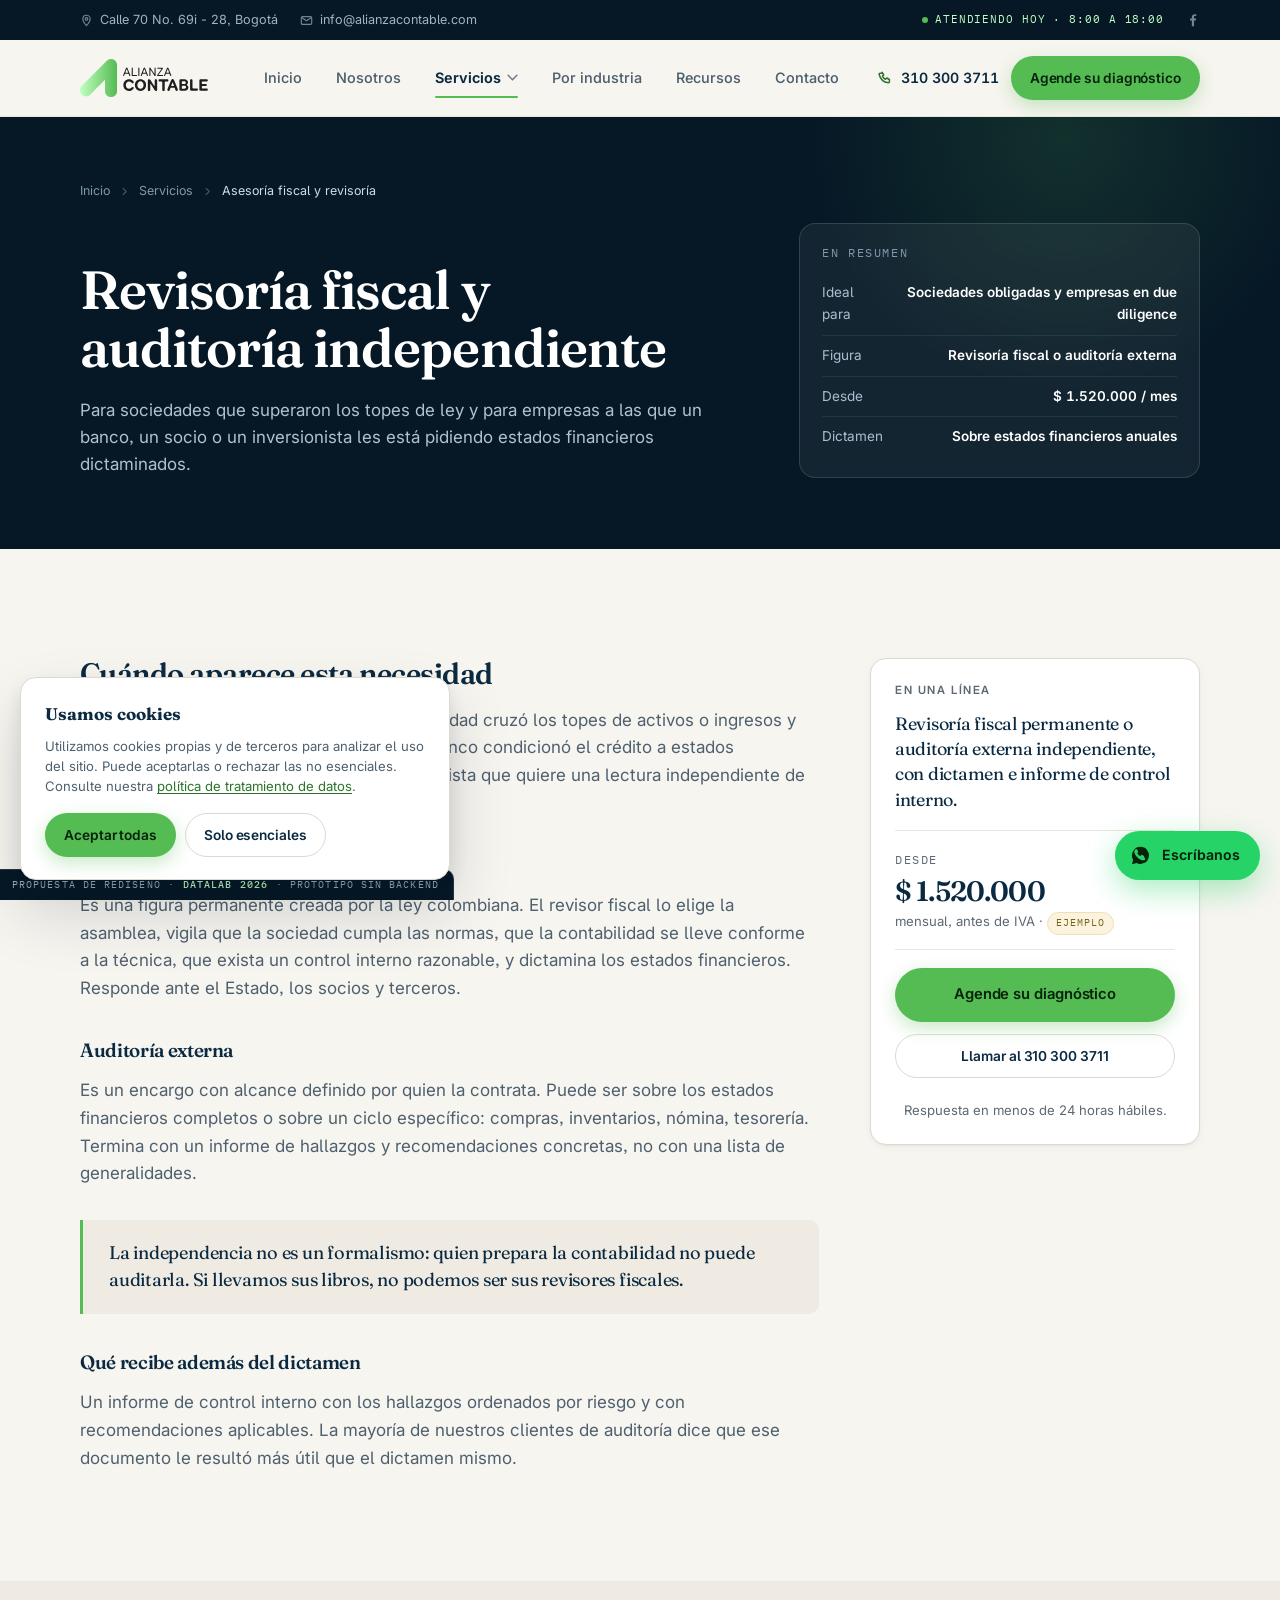
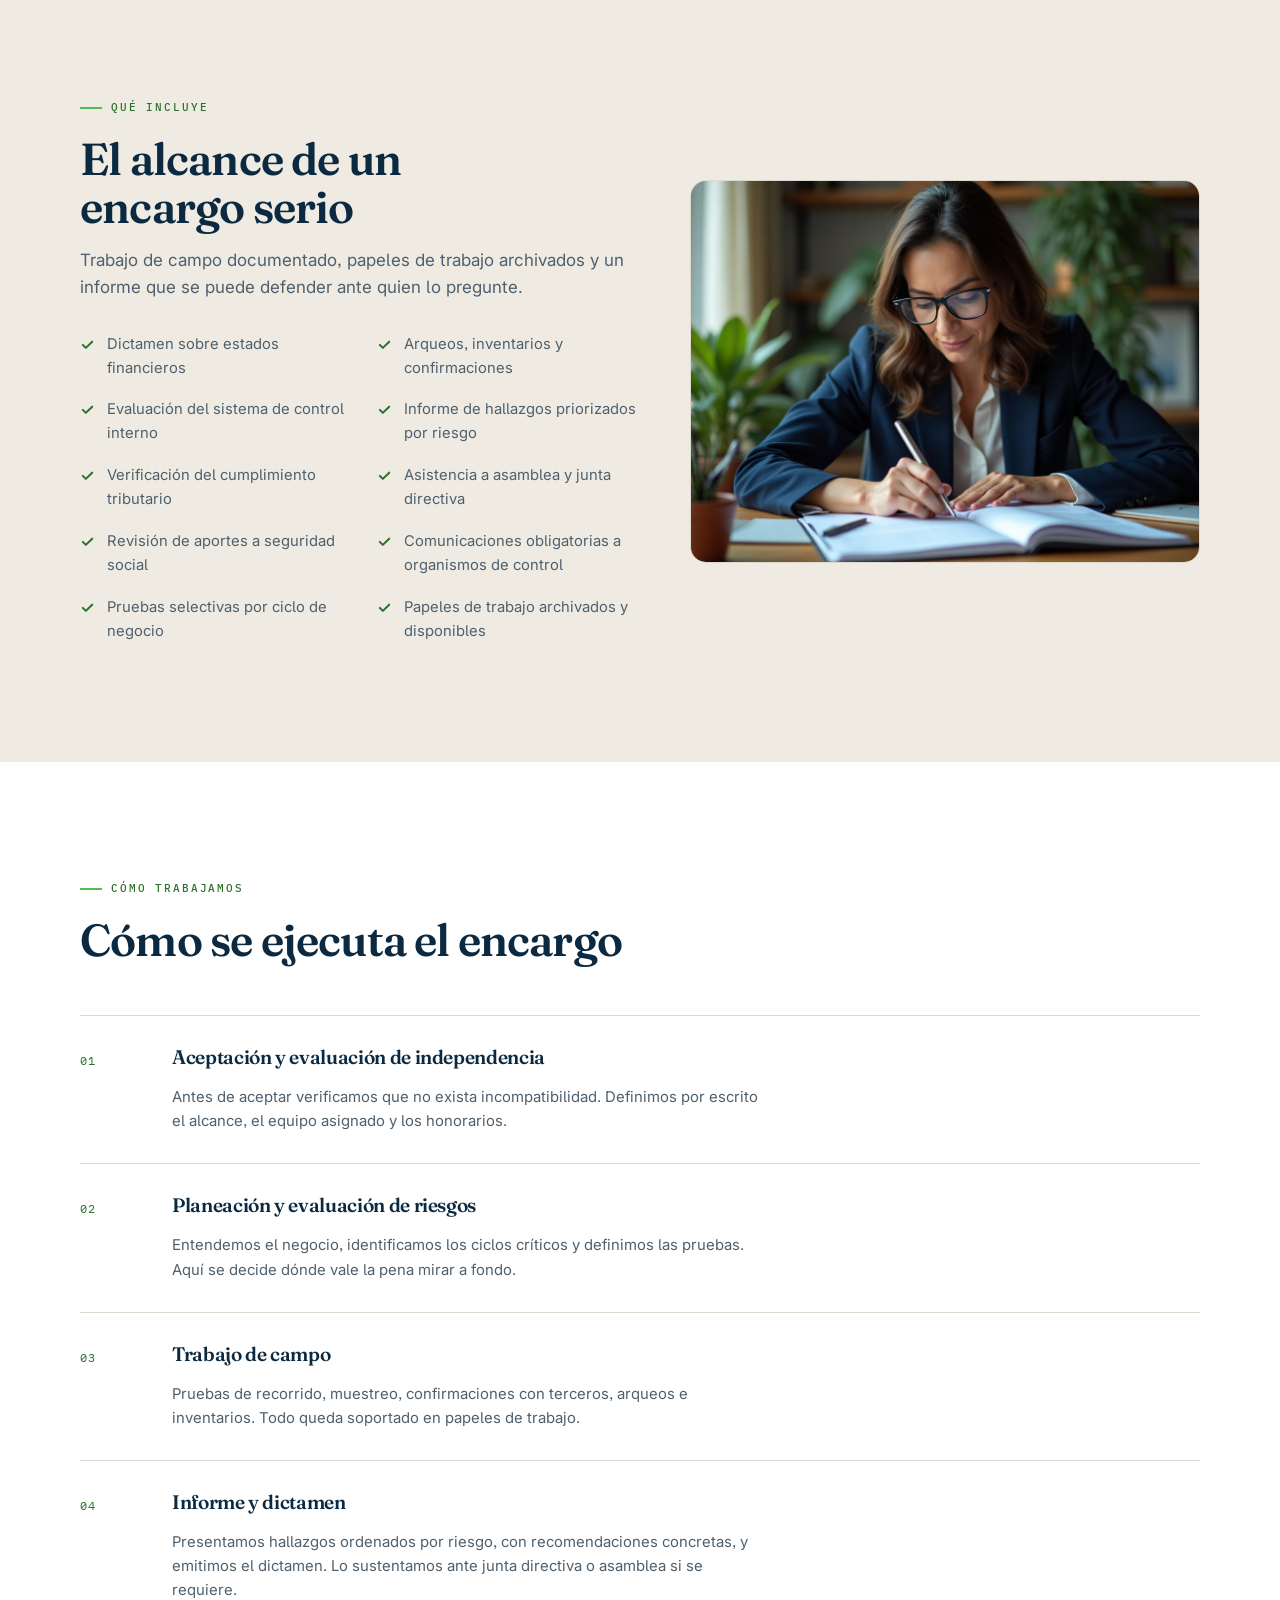
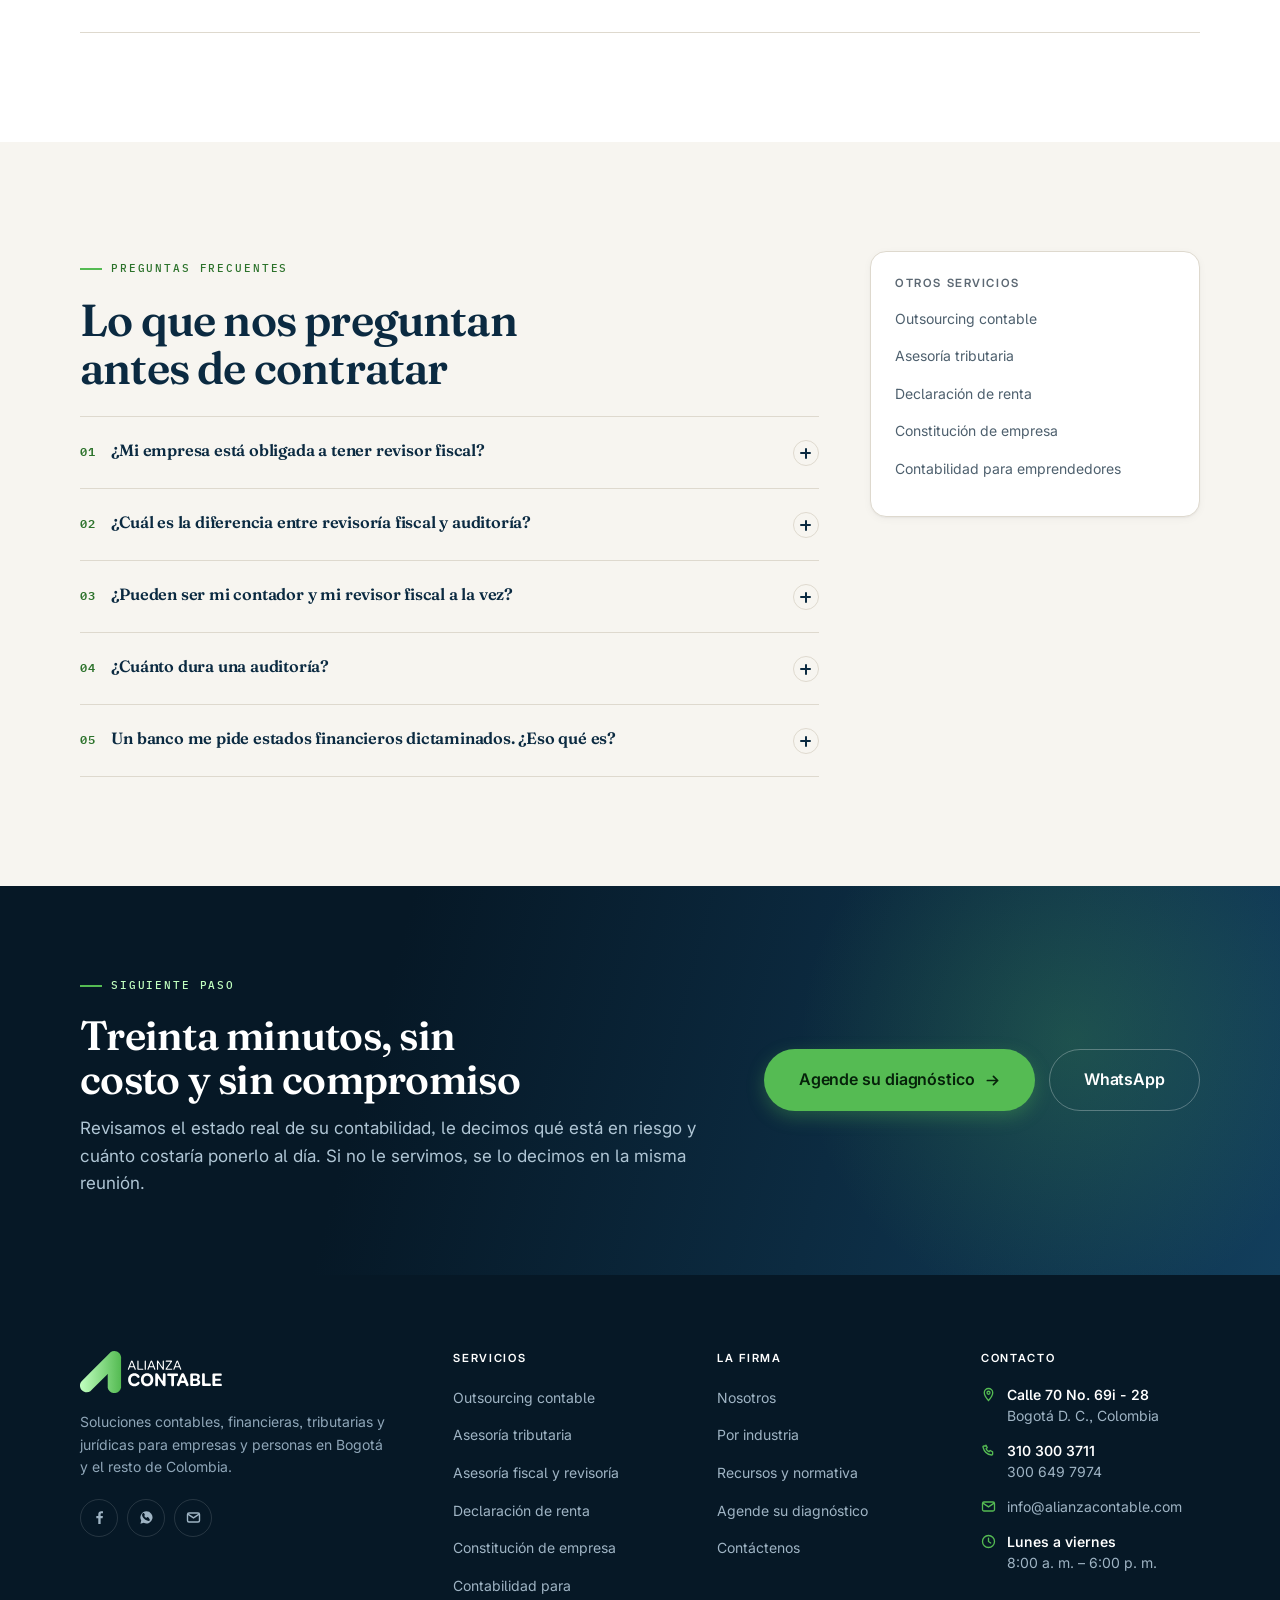
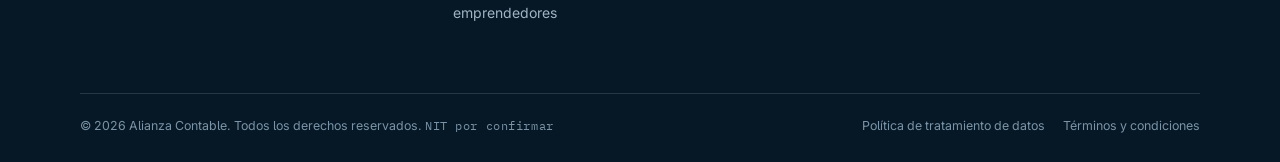
<file: asesoria-fiscal.html>
<!DOCTYPE html>
<html lang="es-CO">
<head>
<meta charset="utf-8">
<meta name="viewport" content="width=device-width, initial-scale=1">
<title>Revisoría fiscal y auditoría en Bogotá | Alianza Contable</title>
<meta name="description" content="Revisoría fiscal para sociedades obligadas por ley y auditoría independiente de estados financieros para bancos, socios y procesos de due diligence.">
<link rel="canonical" href="https://alianzacontable.com/asesoria-fiscal.html">
<meta name="theme-color" content="#0B2A41">
<!-- Maqueta de propuesta: no debe indexarse ni competir en Google con el sitio
     real de la firma, que comparte nombre, direccion y telefono. -->
<meta name="robots" content="noindex, nofollow">
<meta property="og:type" content="website">
<meta property="og:locale" content="es_CO">
<meta property="og:site_name" content="Alianza Contable">
<meta property="og:title" content="Revisoría fiscal y auditoría en Bogotá | Alianza Contable">
<meta property="og:description" content="Revisoría fiscal para sociedades obligadas por ley y auditoría independiente de estados financieros para bancos, socios y procesos de due diligence.">
<meta property="og:url" content="https://alianzacontable.com/asesoria-fiscal.html">
<meta property="og:image" content="https://alianzacontable.com/img/srv-fiscal.jpg">
<link rel="icon" href="img/logo.svg" type="image/svg+xml">
<link rel="preconnect" href="https://fonts.googleapis.com">
<link rel="preconnect" href="https://fonts.gstatic.com" crossorigin>
<link href="https://fonts.googleapis.com/css2?family=Fraunces:opsz,wght@9..144,400..700&family=IBM+Plex+Mono:wght@400;500&family=Inter:wght@400;500;600;700&display=swap" rel="stylesheet">
<link rel="stylesheet" href="css/site.css">

<!-- Datos estructurados de negocio: el vacío de SEO local más costoso del sitio actual.
     Coordenadas, horario y NIT quedan pendientes de confirmar con la firma. -->
<script type="application/ld+json">
{
  "@context": "https://schema.org",
  "@type": "AccountingService",
  "@id": "https://alianzacontable.com/#organizacion",
  "name": "Alianza Contable",
  "description": "Firma de outsourcing contable, tributario y financiero para empresas en Bogotá, Colombia.",
  "url": "https://alianzacontable.com/",
  "logo": "https://alianzacontable.com/img/logo.svg",
  "image": "https://alianzacontable.com/img/hero.jpg",
  "telephone": "+57 310 300 3711",
  "email": "info@alianzacontable.com",
  "priceRange": "$$",
  "address": {
    "@type": "PostalAddress",
    "streetAddress": "Calle 70 No. 69i - 28",
    "addressLocality": "Bogotá",
    "addressRegion": "Cundinamarca",
    "postalCode": "111071",
    "addressCountry": "CO"
  },
  "areaServed": { "@type": "City", "name": "Bogotá" },
  "openingHoursSpecification": [{
    "@type": "OpeningHoursSpecification",
    "dayOfWeek": ["Monday","Tuesday","Wednesday","Thursday","Friday"],
    "opens": "08:00", "closes": "18:00"
  }],
  "knowsLanguage": "es-CO",
  "serviceType": [
    "Outsourcing contable", "Asesoría tributaria", "Revisoría fiscal",
    "Declaración de renta", "Constitución de empresa", "Nómina electrónica"
  ]
}
</script>
<script type="application/ld+json">
{"@context":"https://schema.org","@type":"Service","name":"Revisoría fiscal y auditoría","serviceType":"Revisoría fiscal y auditoría","description":"Revisoría fiscal y auditoría externa independiente en Bogotá.","url":"https://alianzacontable.com/asesoria-fiscal.html","areaServed":{"@type":"City","name":"Bogotá"},"provider":{"@type":"AccountingService","name":"Alianza Contable","@id":"https://alianzacontable.com/#organizacion"}}
</script>
<script type="application/ld+json">
{"@context":"https://schema.org","@type":"FAQPage","mainEntity":[{"@type":"Question","name":"¿Mi empresa está obligada a tener revisor fiscal?","acceptedAnswer":{"@type":"Answer","text":"Están obligadas todas las sociedades por acciones y las sucursales de compañías extranjeras. Además, cualquier sociedad cuyos activos brutos al cierre del año anterior superen los 5.000 salarios mínimos o cuyos ingresos brutos superen los 3.000, según el parágrafo del artículo 13 de la Ley 43 de 1990. Si no sabe si los superó, lo verificamos con usted sin costo."}},{"@type":"Question","name":"¿Cuál es la diferencia entre revisoría fiscal y auditoría?","acceptedAnswer":{"@type":"Answer","text":"La revisoría fiscal es una figura de la ley colombiana: es permanente, la elige la asamblea, y el revisor dictamina los estados financieros y responde ante el Estado, los socios y terceros. La auditoría es un encargo contractual, con alcance y duración que define quien la contrata. Una empresa puede necesitar las dos, por razones distintas."}},{"@type":"Question","name":"¿Pueden ser mi contador y mi revisor fiscal a la vez?","acceptedAnswer":{"@type":"Answer","text":"No, y ninguna firma seria debería ofrecerlo. La revisoría fiscal exige independencia frente a quien prepara la contabilidad. Si llevamos su contabilidad, no podemos ser sus revisores, y al contrario. Cuando se da el caso, le ayudamos a encontrar una firma independiente."}},{"@type":"Question","name":"¿Cuánto dura una auditoría?","acceptedAnswer":{"@type":"Answer","text":"Depende del alcance. Una auditoría de estados financieros de una pyme suele tomar entre tres y seis semanas de trabajo de campo. Una revisión limitada a un ciclo concreto —compras, nómina, inventarios— puede resolverse en dos. El cronograma se acuerda antes de empezar."}},{"@type":"Question","name":"Un banco me pide estados financieros dictaminados. ¿Eso qué es?","acceptedAnswer":{"@type":"Answer","text":"Son estados financieros acompañados del dictamen de un contador público independiente que opina sobre si presentan razonablemente la situación de la empresa. Es lo que bancos, inversionistas y procesos de due diligence suelen exigir. Emitimos ese dictamen cuando actuamos como auditores externos."}}]}
</script>
</head>
<body>
<a class="skip" href="#main">Ir al contenido principal</a>

<!-- ============ BARRA SUPERIOR ============ -->
<div class="topbar">
  <div class="wrap">
    <div class="topbar-items">
      <a href="contacto.html">
        <svg width="13" height="13" viewBox="0 0 16 16" fill="none"><path d="M8 1.6c2.5 0 4.5 2 4.5 4.5 0 3.2-4.5 8.3-4.5 8.3S3.5 9.3 3.5 6.1C3.5 3.6 5.5 1.6 8 1.6z" stroke="currentColor" stroke-width="1.4"/><circle cx="8" cy="6.1" r="1.6" stroke="currentColor" stroke-width="1.4"/></svg>
        Calle 70 No. 69i - 28, Bogotá</a>
      <a href="mailto:info@alianzacontable.com">
        <svg width="13" height="13" viewBox="0 0 16 16" fill="none"><rect x="1.6" y="3.2" width="12.8" height="9.6" rx="1.6" stroke="currentColor" stroke-width="1.4"/><path d="M2 4.4l6 4 6-4" stroke="currentColor" stroke-width="1.4"/></svg>
        info@alianzacontable.com</a>
    </div>
    <div class="topbar-items">
      <span class="topbar-badge"><i class="dot-live"></i> Atendiendo hoy · 8:00 a 18:00</span>
      <a href="https://www.facebook.com/alianzacontable" aria-label="Facebook de Alianza Contable" rel="noopener">
        <svg width="14" height="14" viewBox="0 0 16 16" fill="currentColor"><path d="M9.2 15V8.7h2.1l.3-2.4H9.2V4.7c0-.7.2-1.2 1.2-1.2h1.3V1.4C11.5 1.3 10.7 1.3 9.9 1.3 8 1.3 6.7 2.4 6.7 4.5v1.8H4.6v2.4h2.1V15h2.5z"/></svg>
      </a>
    </div>
  </div>
</div>

<!-- ============ NAVEGACIÓN ============ -->
<header class="nav">
  <div class="wrap">
    <a class="brand" href="index.html" aria-label="Alianza Contable, ir al inicio">
      <img src="img/logo.svg" alt="Alianza Contable">
    </a>

    <nav aria-label="Navegación principal">
      <ul class="menu" id="menu">
        <li><a href="index.html">Inicio</a></li>
        <li><a href="nosotros.html">Nosotros</a></li>
        <li class="current">
          <a href="#" aria-haspopup="true">Servicios
            <svg class="caret" width="11" height="7" viewBox="0 0 12 8" fill="none"><path d="M1 1.5L6 6.5L11 1.5" stroke="currentColor" stroke-width="1.7" stroke-linecap="round"/></svg>
          </a>
          <ul class="submenu">
            <li><a href="outsourcing-contable.html"><b>Outsourcing contable</b><span>Su departamento contable completo, tercerizado</span></a></li>
            <li><a href="asesoria-tributaria.html"><b>Asesoría tributaria</b><span>Impuestos, planeación y defensa ante la DIAN</span></a></li>
            <li><a href="asesoria-fiscal.html"><b>Asesoría fiscal y revisoría</b><span>Revisoría fiscal y auditoría independiente</span></a></li>
            <li><a href="declaracion-de-renta.html"><b>Declaración de renta</b><span>Personas naturales y sociedades</span></a></li>
            <li><a href="constitucion-de-empresa.html"><b>Constitución de empresa</b><span>De la idea a la sociedad formalizada</span></a></li>
            <li><a href="contabilidad-para-emprendedores.html"><b>Contabilidad para emprendedores</b><span>Plan de entrada para negocios que empiezan</span></a></li>
          </ul>
        </li>
        <li><a href="por-industria.html">Por industria</a></li>
        <li><a href="recursos.html">Recursos</a></li>
        <li><a href="contacto.html">Contacto</a></li>
        <li class="menu-cta"><a class="btn btn-primary" href="agende-su-diagnostico.html">Agende su diagnóstico gratuito</a></li>
      </ul>
    </nav>

    <div class="nav-cta">
      <a class="nav-call" href="tel:+573103003711" aria-label="Llamar al 310 300 3711">
        <svg width="18" height="18" viewBox="0 0 16 16" fill="none"><path d="M5.2 2.3l1.5 2.6-1.3 1.3c.6 1.3 1.8 2.5 3.1 3.1l1.3-1.3 2.6 1.5v2.3c0 .6-.5 1.1-1.1 1C6.2 12.3 3.4 9.5 2.1 4.3c-.1-.6.4-1.1 1-1.1h2.1z" stroke="currentColor" stroke-width="1.5" stroke-linejoin="round"/></svg>
      </a>
      <a class="nav-phone" href="tel:+573103003711">
        <svg width="16" height="16" viewBox="0 0 16 16" fill="none"><path d="M5.2 2.3l1.5 2.6-1.3 1.3c.6 1.3 1.8 2.5 3.1 3.1l1.3-1.3 2.6 1.5v2.3c0 .6-.5 1.1-1.1 1C6.2 12.3 3.4 9.5 2.1 4.3c-.1-.6.4-1.1 1-1.1h2.1z" stroke="currentColor" stroke-width="1.5" stroke-linejoin="round"/></svg>
        <span>310 300 3711</span>
      </a>
      <a class="btn btn-primary btn-sm" href="agende-su-diagnostico.html">Agende su diagnóstico</a>
      <button class="burger" aria-label="Abrir menú" aria-expanded="false" aria-controls="menu"><i></i><i></i><i></i></button>
    </div>
  </div>
</header>

<main id="main">
<section class="phead dark">
  <div class="wrap">
    <nav class="crumbs" aria-label="Ruta de navegación"><a href="index.html">Inicio</a><svg width="11" height="11" viewBox="0 0 16 16" fill="none"><path d="M6 3.5L10.5 8 6 12.5" stroke="currentColor" stroke-width="1.6" stroke-linecap="round" stroke-linejoin="round"/></svg><a href="index.html#servicios">Servicios</a><svg width="11" height="11" viewBox="0 0 16 16" fill="none"><path d="M6 3.5L10.5 8 6 12.5" stroke="currentColor" stroke-width="1.6" stroke-linecap="round" stroke-linejoin="round"/></svg><span aria-current="page">Asesoría fiscal y revisoría</span></nav>
    <div class="phead-grid">
      <div class="reveal">
        <h1>Revisoría fiscal y auditoría independiente</h1>
        <p class="lead">Para sociedades que superaron los topes de ley y para empresas a las que un banco, un socio o un inversionista les está pidiendo estados financieros dictaminados.</p>
      </div>
      <div class="phead-panel reveal" data-d="1"><p class="kicker" style="color:#7F98AA;margin-bottom:10px">En resumen</p><ul><li><span>Ideal para</span><b>Sociedades obligadas y empresas en due diligence</b></li><li><span>Figura</span><b>Revisoría fiscal o auditoría externa</b></li><li><span>Desde</span><b>$ 1.520.000 / mes</b></li><li><span>Dictamen</span><b>Sobre estados financieros anuales</b></li></ul></div>
    </div>
  </div>
</section>

<section class="section">
  <div class="wrap split">
    <div class="prose reveal">
      
<h2>Cuándo aparece esta necesidad</h2>
<p>Casi siempre por una de tres razones: la sociedad cruzó los topes de activos o ingresos y quedó
obligada a nombrar revisor fiscal; un banco condicionó el crédito a estados financieros
dictaminados; o entró un inversionista que quiere una lectura independiente de las cifras antes
de poner dinero.</p>

<h3>Revisoría fiscal</h3>
<p>Es una figura permanente creada por la ley colombiana. El revisor fiscal lo elige la asamblea,
vigila que la sociedad cumpla las normas, que la contabilidad se lleve conforme a la técnica, que
exista un control interno razonable, y dictamina los estados financieros. Responde ante el Estado,
los socios y terceros.</p>

<h3>Auditoría externa</h3>
<p>Es un encargo con alcance definido por quien la contrata. Puede ser sobre los estados
financieros completos o sobre un ciclo específico: compras, inventarios, nómina, tesorería.
Termina con un informe de hallazgos y recomendaciones concretas, no con una lista de generalidades.</p>

<blockquote>La independencia no es un formalismo: quien prepara la contabilidad no puede
auditarla. Si llevamos sus libros, no podemos ser sus revisores fiscales.</blockquote>

<h3>Qué recibe además del dictamen</h3>
<p>Un informe de control interno con los hallazgos ordenados por riesgo y con recomendaciones
aplicables. La mayoría de nuestros clientes de auditoría dice que ese documento le resultó más
útil que el dictamen mismo.</p>

    </div>
    <aside class="sticky-aside">
  <div class="aside-card">
    <h4>En una línea</h4>
    <p style="font-family:var(--f-display);font-size:1.12rem;line-height:1.4;color:var(--navy);
       letter-spacing:-.014em;margin-bottom:18px">Revisoría fiscal permanente o auditoría externa independiente, con dictamen e informe de control interno.</p>
    <div style="padding:14px 0;border-top:1px solid var(--line-soft);border-bottom:1px solid var(--line-soft);
         margin-bottom:18px">
      <span class="kicker">Desde</span>
      <div style="font-family:var(--f-display);font-size:1.75rem;font-weight:600;color:var(--navy);
           letter-spacing:-.03em;font-variant-numeric:tabular-nums;line-height:1.1;margin-top:4px">$ 1.520.000</div>
      <span class="note">mensual, antes de IVA · <span class="demo-tag">Ejemplo</span></span>
    </div>
    <a class="btn btn-primary" href="agende-su-diagnostico.html?servicio=asesoria-fiscal" style="width:100%">
      Agende su diagnóstico</a>
    <a class="btn btn-outline btn-sm mt-1" href="tel:+573103003711" style="width:100%">
      Llamar al 310 300 3711</a>
    <p class="note mt-2" style="text-align:center">Respuesta en menos de 24 horas hábiles.</p>
  </div>
</aside>
  </div>
</section>

<section class="section paper-2">
  <div class="wrap">
    <div class="duo duo-a">
      <div class="reveal">
        <p class="eyebrow">Qué incluye</p>
        <h2>El alcance de un encargo serio</h2>
        <p class="lead">Trabajo de campo documentado, papeles de trabajo archivados y un informe que se puede defender ante quien lo pregunte.</p>
        <div class="grid g-2 mt-2" style="gap:0 30px"><ul class="checks"><li><svg width="15" height="15" viewBox="0 0 16 16" fill="none"><path d="M3 8.4l3.2 3.2L13 5" stroke="currentColor" stroke-width="2.2" stroke-linecap="round" stroke-linejoin="round"/></svg> Dictamen sobre estados financieros</li><li><svg width="15" height="15" viewBox="0 0 16 16" fill="none"><path d="M3 8.4l3.2 3.2L13 5" stroke="currentColor" stroke-width="2.2" stroke-linecap="round" stroke-linejoin="round"/></svg> Evaluación del sistema de control interno</li><li><svg width="15" height="15" viewBox="0 0 16 16" fill="none"><path d="M3 8.4l3.2 3.2L13 5" stroke="currentColor" stroke-width="2.2" stroke-linecap="round" stroke-linejoin="round"/></svg> Verificación del cumplimiento tributario</li><li><svg width="15" height="15" viewBox="0 0 16 16" fill="none"><path d="M3 8.4l3.2 3.2L13 5" stroke="currentColor" stroke-width="2.2" stroke-linecap="round" stroke-linejoin="round"/></svg> Revisión de aportes a seguridad social</li><li><svg width="15" height="15" viewBox="0 0 16 16" fill="none"><path d="M3 8.4l3.2 3.2L13 5" stroke="currentColor" stroke-width="2.2" stroke-linecap="round" stroke-linejoin="round"/></svg> Pruebas selectivas por ciclo de negocio</li></ul><ul class="checks"><li><svg width="15" height="15" viewBox="0 0 16 16" fill="none"><path d="M3 8.4l3.2 3.2L13 5" stroke="currentColor" stroke-width="2.2" stroke-linecap="round" stroke-linejoin="round"/></svg> Arqueos, inventarios y confirmaciones</li><li><svg width="15" height="15" viewBox="0 0 16 16" fill="none"><path d="M3 8.4l3.2 3.2L13 5" stroke="currentColor" stroke-width="2.2" stroke-linecap="round" stroke-linejoin="round"/></svg> Informe de hallazgos priorizados por riesgo</li><li><svg width="15" height="15" viewBox="0 0 16 16" fill="none"><path d="M3 8.4l3.2 3.2L13 5" stroke="currentColor" stroke-width="2.2" stroke-linecap="round" stroke-linejoin="round"/></svg> Asistencia a asamblea y junta directiva</li><li><svg width="15" height="15" viewBox="0 0 16 16" fill="none"><path d="M3 8.4l3.2 3.2L13 5" stroke="currentColor" stroke-width="2.2" stroke-linecap="round" stroke-linejoin="round"/></svg> Comunicaciones obligatorias a organismos de control</li><li><svg width="15" height="15" viewBox="0 0 16 16" fill="none"><path d="M3 8.4l3.2 3.2L13 5" stroke="currentColor" stroke-width="2.2" stroke-linecap="round" stroke-linejoin="round"/></svg> Papeles de trabajo archivados y disponibles</li></ul></div>
      </div>
      <div class="reveal" data-d="1">
        <div class="rounded" style="border:1px solid var(--line)">
          <img src="img/srv-fiscal.jpg" alt="Auditora revisando documentación de una empresa cliente" loading="lazy" width="1024" height="768"
               style="width:100%;height:auto">
        </div>
      </div>
    </div>
  </div>
</section>

<section class="section bg-white">
  <div class="wrap">
    <div class="sec-head reveal">
      <p class="eyebrow">Cómo trabajamos</p>
      <h2>Cómo se ejecuta el encargo</h2>
    </div>
    <div class="steps"><div class="step reveal"><div class="step-n">01</div><div><h3>Aceptación y evaluación de independencia</h3><p>Antes de aceptar verificamos que no exista incompatibilidad. Definimos por escrito el alcance, el equipo asignado y los honorarios.</p></div></div><div class="step reveal"><div class="step-n">02</div><div><h3>Planeación y evaluación de riesgos</h3><p>Entendemos el negocio, identificamos los ciclos críticos y definimos las pruebas. Aquí se decide dónde vale la pena mirar a fondo.</p></div></div><div class="step reveal"><div class="step-n">03</div><div><h3>Trabajo de campo</h3><p>Pruebas de recorrido, muestreo, confirmaciones con terceros, arqueos e inventarios. Todo queda soportado en papeles de trabajo.</p></div></div><div class="step reveal"><div class="step-n">04</div><div><h3>Informe y dictamen</h3><p>Presentamos hallazgos ordenados por riesgo, con recomendaciones concretas, y emitimos el dictamen. Lo sustentamos ante junta directiva o asamblea si se requiere.</p></div></div></div>
  </div>
</section>

<section class="section">
  <div class="wrap split">
    <div>
      <div class="sec-head reveal" style="margin-bottom:24px">
        <p class="eyebrow">Preguntas frecuentes</p>
        <h2>Lo que nos preguntan antes de contratar</h2>
      </div>
      <div class="acc"><details class="reveal"><summary><span class="num">01</span>¿Mi empresa está obligada a tener revisor fiscal?<span class="pm"></span></summary><div class="acc-body"><p>Están obligadas todas las sociedades por acciones y las sucursales de compañías extranjeras. Además, cualquier sociedad cuyos activos brutos al cierre del año anterior superen los 5.000 salarios mínimos o cuyos ingresos brutos superen los 3.000, según el parágrafo del artículo 13 de la Ley 43 de 1990. Si no sabe si los superó, lo verificamos con usted sin costo.</p></div></details><details class="reveal"><summary><span class="num">02</span>¿Cuál es la diferencia entre revisoría fiscal y auditoría?<span class="pm"></span></summary><div class="acc-body"><p>La revisoría fiscal es una figura de la ley colombiana: es permanente, la elige la asamblea, y el revisor dictamina los estados financieros y responde ante el Estado, los socios y terceros. La auditoría es un encargo contractual, con alcance y duración que define quien la contrata. Una empresa puede necesitar las dos, por razones distintas.</p></div></details><details class="reveal"><summary><span class="num">03</span>¿Pueden ser mi contador y mi revisor fiscal a la vez?<span class="pm"></span></summary><div class="acc-body"><p>No, y ninguna firma seria debería ofrecerlo. La revisoría fiscal exige independencia frente a quien prepara la contabilidad. Si llevamos su contabilidad, no podemos ser sus revisores, y al contrario. Cuando se da el caso, le ayudamos a encontrar una firma independiente.</p></div></details><details class="reveal"><summary><span class="num">04</span>¿Cuánto dura una auditoría?<span class="pm"></span></summary><div class="acc-body"><p>Depende del alcance. Una auditoría de estados financieros de una pyme suele tomar entre tres y seis semanas de trabajo de campo. Una revisión limitada a un ciclo concreto —compras, nómina, inventarios— puede resolverse en dos. El cronograma se acuerda antes de empezar.</p></div></details><details class="reveal"><summary><span class="num">05</span>Un banco me pide estados financieros dictaminados. ¿Eso qué es?<span class="pm"></span></summary><div class="acc-body"><p>Son estados financieros acompañados del dictamen de un contador público independiente que opina sobre si presentan razonablemente la situación de la empresa. Es lo que bancos, inversionistas y procesos de due diligence suelen exigir. Emitimos ese dictamen cuando actuamos como auditores externos.</p></div></details></div>
    </div>
    <aside class="sticky-aside">
      <div class="aside-card">
        <h4>Otros servicios</h4>
        <ul class="footer-links" style="margin-bottom:4px"><li><a href="outsourcing-contable.html">Outsourcing contable</a></li><li><a href="asesoria-tributaria.html">Asesoría tributaria</a></li><li><a href="declaracion-de-renta.html">Declaración de renta</a></li><li><a href="constitucion-de-empresa.html">Constitución de empresa</a></li><li><a href="contabilidad-para-emprendedores.html">Contabilidad para emprendedores</a></li></ul>
      </div>
    </aside>
  </div>
</section>

<section class="cta-band dark">
  <div class="wrap">
    <div class="reveal">
      <p class="eyebrow">Siguiente paso</p>
      <h2>Treinta minutos, sin costo y sin compromiso</h2>
      <p>Revisamos el estado real de su contabilidad, le decimos qué está en riesgo y cuánto costaría ponerlo al día. Si no le servimos, se lo decimos en la misma reunión.</p>
    </div>
    <div class="btn-row reveal" data-d="1">
      <a class="btn btn-primary btn-lg" href="agende-su-diagnostico.html">Agende su diagnóstico <svg width="15" height="15" viewBox="0 0 16 16" fill="none"><path d="M2.5 8h11m-4.5-4.5L13.5 8 9 12.5" stroke="currentColor" stroke-width="1.8" stroke-linecap="round" stroke-linejoin="round"/></svg></a>
      <a class="btn btn-outline btn-lg" href="https://wa.me/573103003711" rel="noopener">WhatsApp</a>
    </div>
  </div>
</section>

</main>

<!-- ============ PIE ============ -->
<footer class="footer">
  <div class="wrap">
    <div class="footer-grid">
      <div class="footer-brand">
        <img src="img/logo-blanco.svg" alt="Alianza Contable">
        <p>Soluciones contables, financieras, tributarias y jurídicas para empresas y personas
          en Bogotá y el resto de Colombia.</p>
        <div class="socials">
          <a href="https://www.facebook.com/alianzacontable" aria-label="Facebook" rel="noopener">
            <svg width="15" height="15" viewBox="0 0 16 16" fill="currentColor"><path d="M9.2 15V8.7h2.1l.3-2.4H9.2V4.7c0-.7.2-1.2 1.2-1.2h1.3V1.4C11.5 1.3 10.7 1.3 9.9 1.3 8 1.3 6.7 2.4 6.7 4.5v1.8H4.6v2.4h2.1V15h2.5z"/></svg></a>
          <a href="https://wa.me/573103003711" aria-label="WhatsApp" rel="noopener">
            <svg width="15" height="15" viewBox="0 0 16 16" fill="currentColor"><path d="M8 1.4a6.5 6.5 0 00-5.6 9.8L1.5 14.6l3.5-.9A6.5 6.5 0 108 1.4zm3.8 9.2c-.2.5-.9.9-1.3 1-.4 0-.8.2-2.6-.6-2.2-1-3.6-3.3-3.7-3.4-.1-.2-.9-1.2-.9-2.3 0-1.1.6-1.6.8-1.8.2-.2.4-.3.6-.3h.4c.1 0 .3 0 .5.4l.6 1.5c0 .1.1.2 0 .4l-.3.4-.2.2c-.1.1-.2.2 0 .4l.7 1c.5.5 1 .7 1.2.8.2.1.3.1.4 0l.6-.7c.1-.2.3-.1.4-.1l1.4.7c.2.1.3.2.4.3v.9z"/></svg></a>
          <a href="mailto:info@alianzacontable.com" aria-label="Correo">
            <svg width="15" height="15" viewBox="0 0 16 16" fill="none"><rect x="1.6" y="3.2" width="12.8" height="9.6" rx="1.6" stroke="currentColor" stroke-width="1.5"/><path d="M2 4.4l6 4 6-4" stroke="currentColor" stroke-width="1.5"/></svg></a>
        </div>
      </div>

      <div>
        <h4>Servicios</h4>
        <ul class="footer-links">
          <li><a href="outsourcing-contable.html">Outsourcing contable</a></li>
          <li><a href="asesoria-tributaria.html">Asesoría tributaria</a></li>
          <li><a href="asesoria-fiscal.html">Asesoría fiscal y revisoría</a></li>
          <li><a href="declaracion-de-renta.html">Declaración de renta</a></li>
          <li><a href="constitucion-de-empresa.html">Constitución de empresa</a></li>
          <li><a href="contabilidad-para-emprendedores.html">Contabilidad para emprendedores</a></li>
        </ul>
      </div>

      <div>
        <h4>La firma</h4>
        <ul class="footer-links">
          <li><a href="nosotros.html">Nosotros</a></li>
          <li><a href="por-industria.html">Por industria</a></li>
          <li><a href="recursos.html">Recursos y normativa</a></li>
          <li><a href="agende-su-diagnostico.html">Agende su diagnóstico</a></li>
          <li><a href="contacto.html">Contáctenos</a></li>
        </ul>
      </div>

      <div>
        <h4>Contacto</h4>
        <ul class="footer-contact">
          <li><svg width="15" height="15" viewBox="0 0 16 16" fill="none"><path d="M8 1.6c2.5 0 4.5 2 4.5 4.5 0 3.2-4.5 8.3-4.5 8.3S3.5 9.3 3.5 6.1C3.5 3.6 5.5 1.6 8 1.6z" stroke="currentColor" stroke-width="1.4"/><circle cx="8" cy="6.1" r="1.6" stroke="currentColor" stroke-width="1.4"/></svg>
            <span><b>Calle 70 No. 69i - 28</b>Bogotá D. C., Colombia</span></li>
          <li><svg width="15" height="15" viewBox="0 0 16 16" fill="none"><path d="M5.2 2.3l1.5 2.6-1.3 1.3c.6 1.3 1.8 2.5 3.1 3.1l1.3-1.3 2.6 1.5v2.3c0 .6-.5 1.1-1.1 1C6.2 12.3 3.4 9.5 2.1 4.3c-.1-.6.4-1.1 1-1.1h2.1z" stroke="currentColor" stroke-width="1.4" stroke-linejoin="round"/></svg>
            <span><a href="tel:+573103003711"><b>310 300 3711</b></a><a href="tel:+573006497974">300 649 7974</a></span></li>
          <li><svg width="15" height="15" viewBox="0 0 16 16" fill="none"><rect x="1.6" y="3.2" width="12.8" height="9.6" rx="1.6" stroke="currentColor" stroke-width="1.4"/><path d="M2 4.4l6 4 6-4" stroke="currentColor" stroke-width="1.4"/></svg>
            <span><a href="mailto:info@alianzacontable.com">info@alianzacontable.com</a></span></li>
          <li><svg width="15" height="15" viewBox="0 0 16 16" fill="none"><circle cx="8" cy="8" r="6.4" stroke="currentColor" stroke-width="1.4"/><path d="M8 4.4V8l2.4 1.6" stroke="currentColor" stroke-width="1.4" stroke-linecap="round"/></svg>
            <span><b>Lunes a viernes</b>8:00 a. m. – 6:00 p. m.</span></li>
        </ul>
      </div>
    </div>

    <div class="footer-bottom">
      <span>© <span data-year>2026</span> Alianza Contable. Todos los derechos reservados.
        <span class="nit">NIT por confirmar</span></span>
      <div class="footer-legal">
        <a href="politica-de-datos.html">Política de tratamiento de datos</a>
        <a href="terminos-y-condiciones.html">Términos y condiciones</a>
      </div>
    </div>
  </div>
</footer>

<!-- ============ FLOTANTES ============ -->
<a class="wa" href="https://wa.me/573103003711?text=Hola,%20quisiera%20informaci%C3%B3n%20sobre%20outsourcing%20contable" rel="noopener" aria-label="Escribir por WhatsApp">
  <svg width="21" height="21" viewBox="0 0 16 16" fill="currentColor"><path d="M8 1.4a6.5 6.5 0 00-5.6 9.8L1.5 14.6l3.5-.9A6.5 6.5 0 108 1.4zm3.8 9.2c-.2.5-.9.9-1.3 1-.4 0-.8.2-2.6-.6-2.2-1-3.6-3.3-3.7-3.4-.1-.2-.9-1.2-.9-2.3 0-1.1.6-1.6.8-1.8.2-.2.4-.3.6-.3h.4c.1 0 .3 0 .5.4l.6 1.5c0 .1.1.2 0 .4l-.3.4-.2.2c-.1.1-.2.2 0 .4l.7 1c.5.5 1 .7 1.2.8.2.1.3.1.4 0l.6-.7c.1-.2.3-.1.4-.1l1.4.7c.2.1.3.2.4.3v.9z"/></svg>
  <span>Escríbanos</span>
</a>

<div class="cookies" id="cookies" role="dialog" aria-live="polite" aria-label="Consentimiento de cookies">
  <b>Usamos cookies</b>
  <p>Utilizamos cookies propias y de terceros para analizar el uso del sitio. Puede aceptarlas o
    rechazar las no esenciales. Consulte nuestra <a href="politica-de-datos.html">política de
    tratamiento de datos</a>.</p>
  <div class="btn-row">
    <button class="btn btn-primary btn-sm" data-consent="all">Aceptar todas</button>
    <button class="btn btn-outline btn-sm" data-consent="essential">Solo esenciales</button>
  </div>
</div>

<div class="demo-ribbon">Propuesta de rediseño · <b>DataLab 2026</b> · prototipo sin backend</div>

<script src="js/site.js"></script>
</body>
</html>
</file>
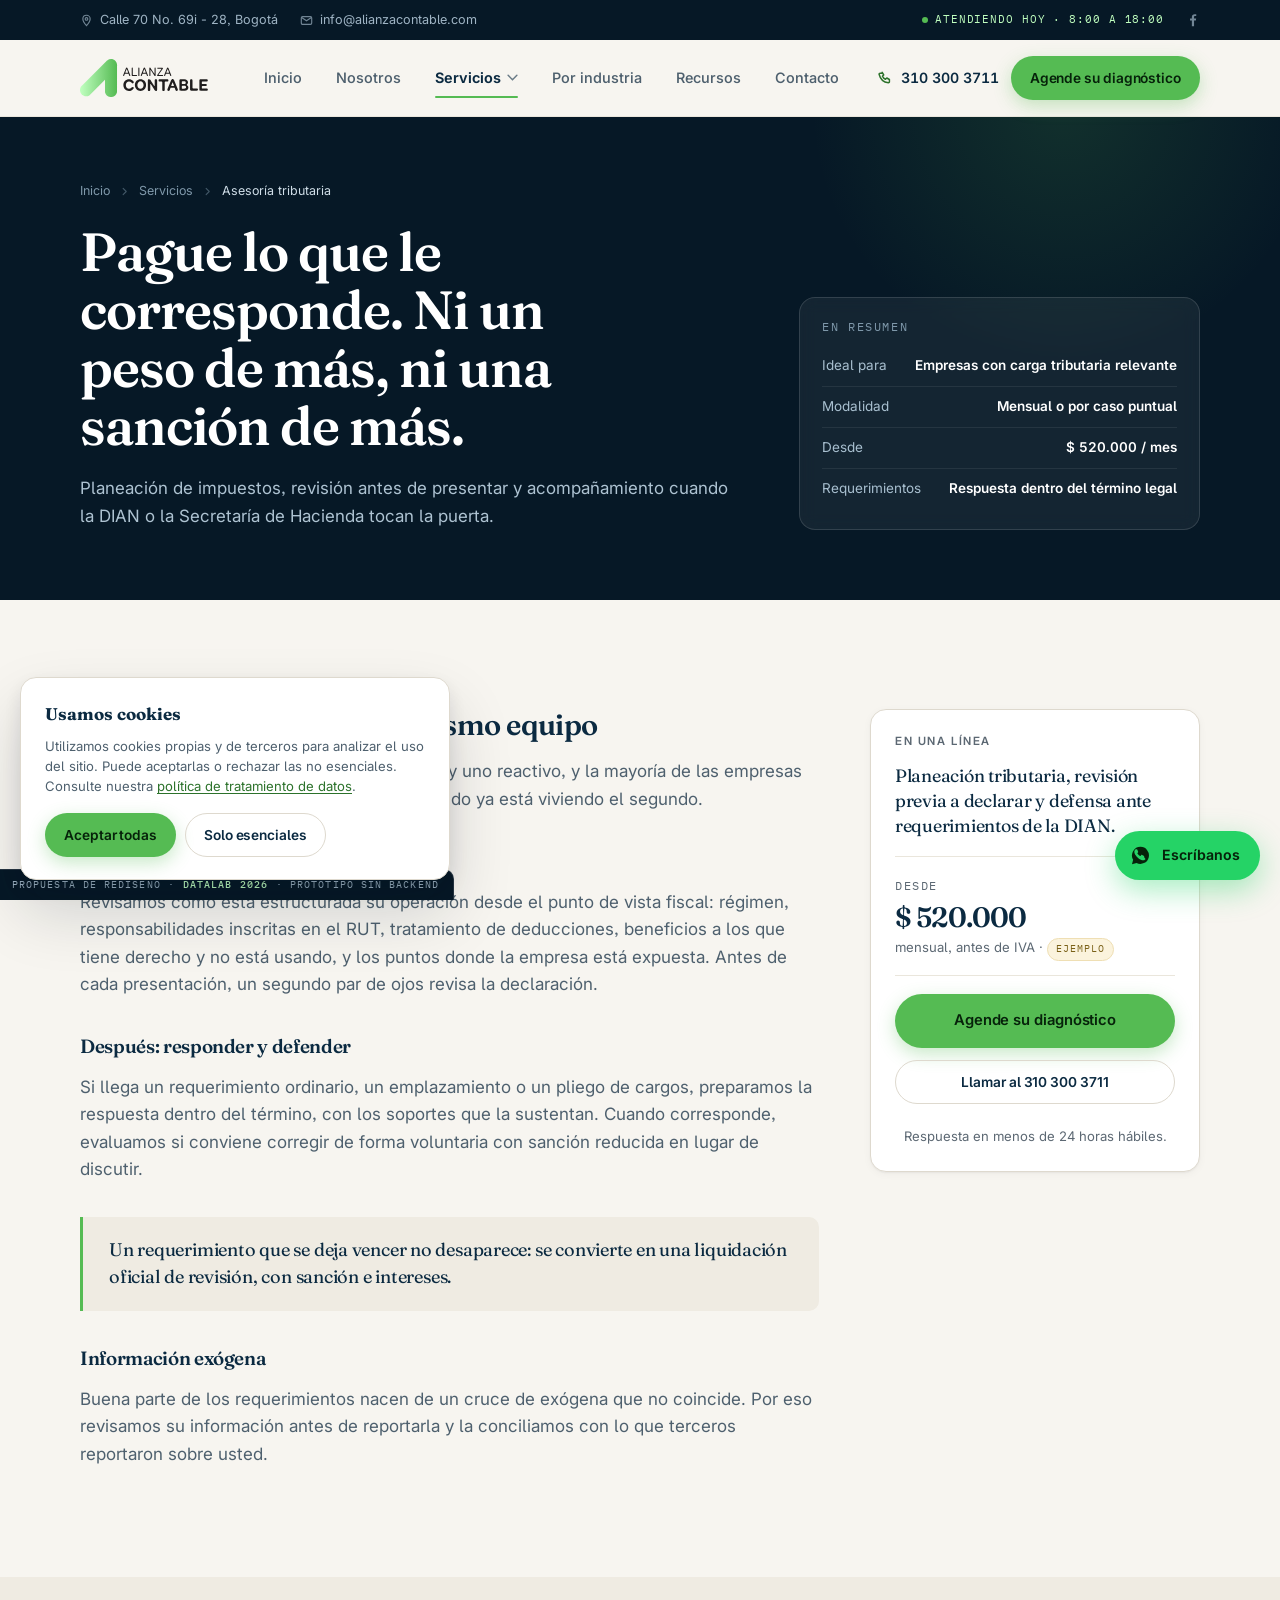
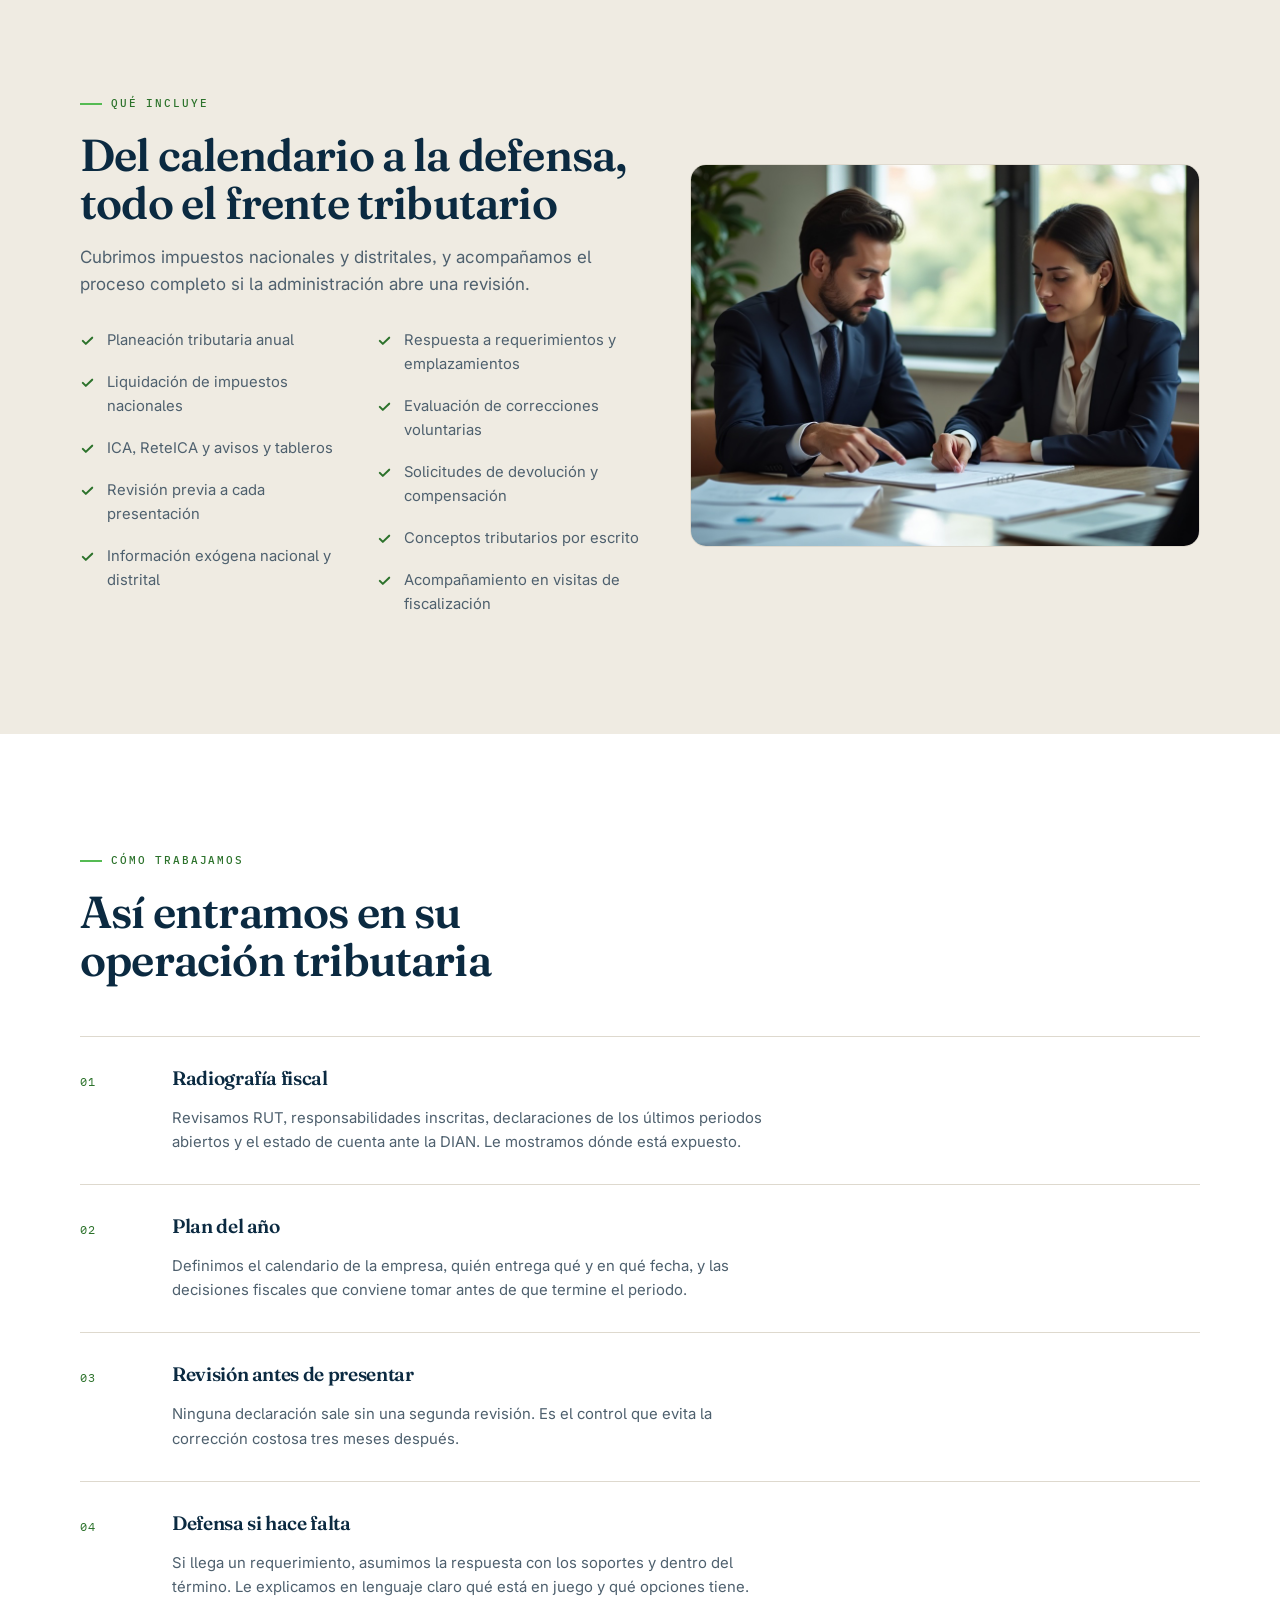
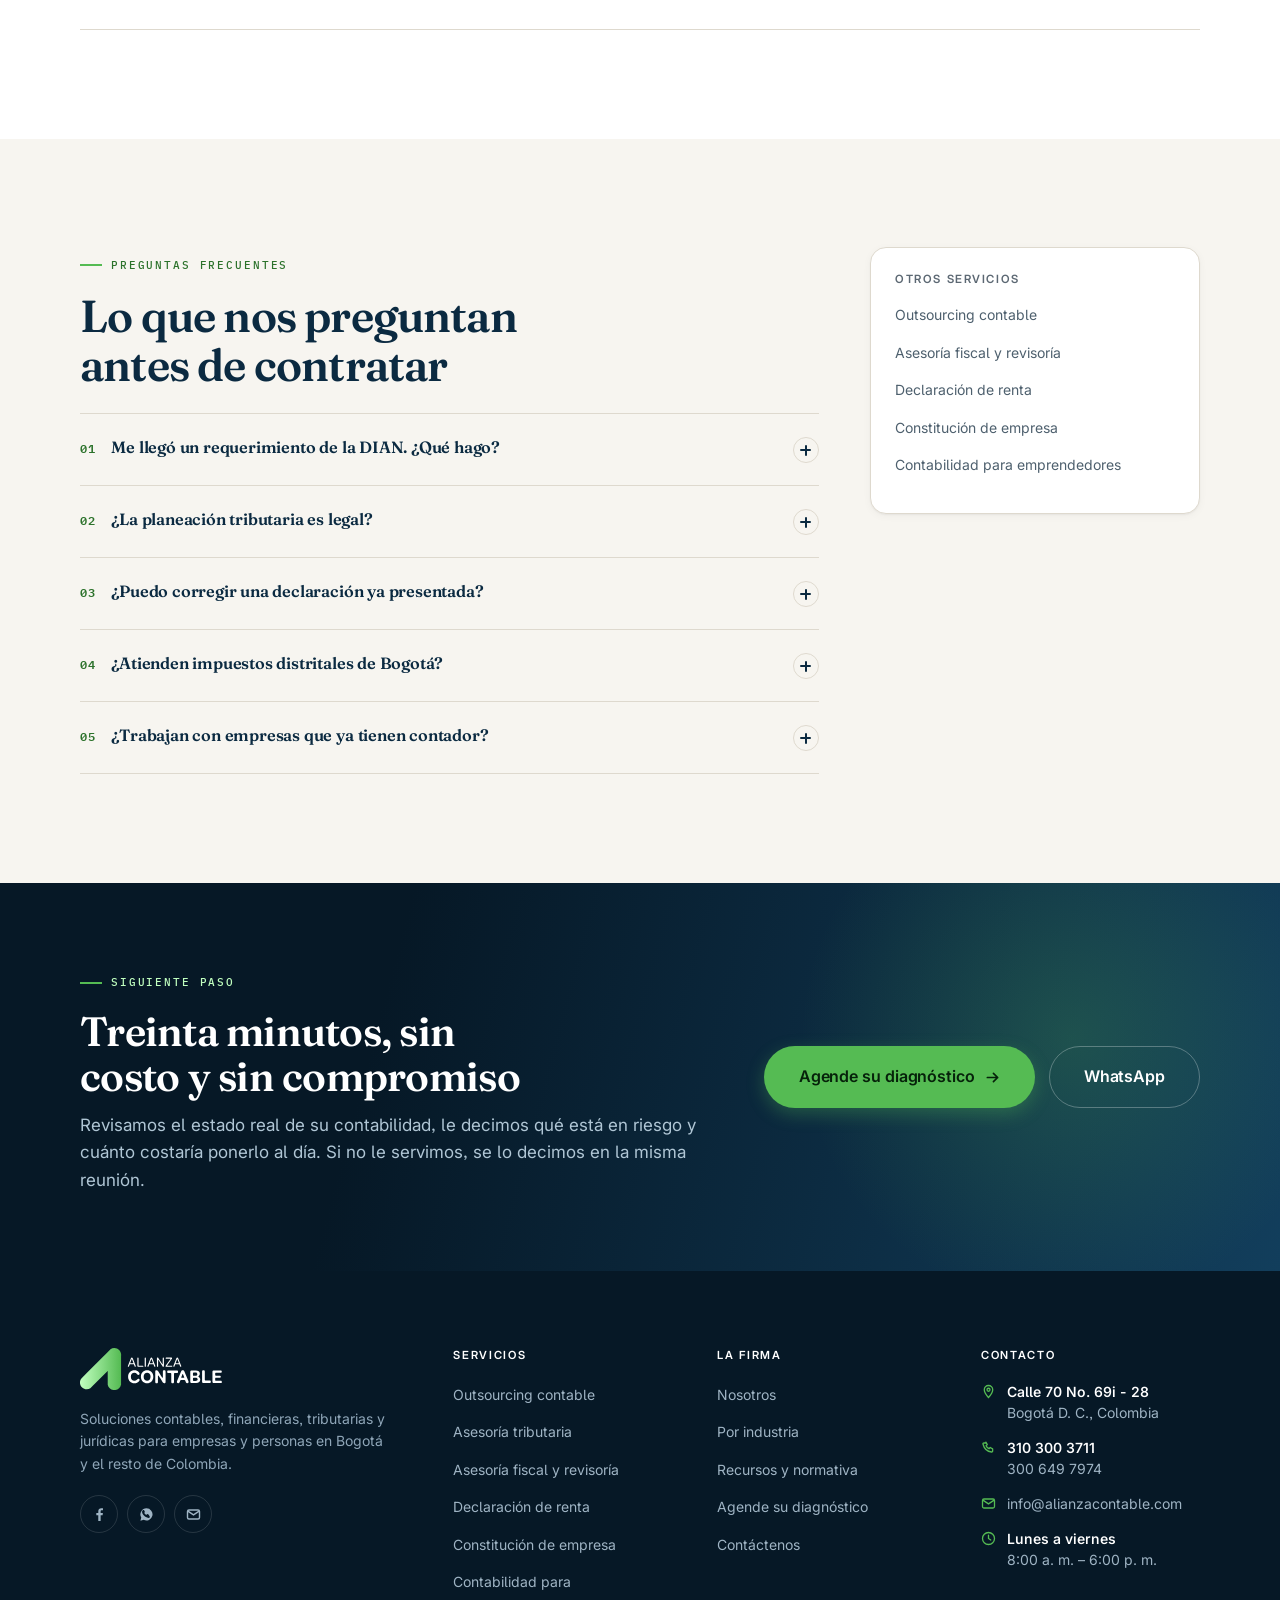
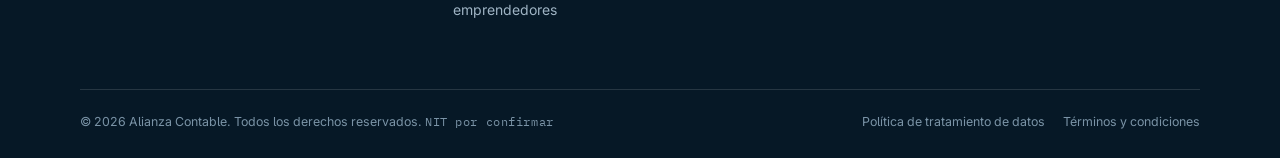
<file: asesoria-tributaria.html>
<!DOCTYPE html>
<html lang="es-CO">
<head>
<meta charset="utf-8">
<meta name="viewport" content="width=device-width, initial-scale=1">
<title>Asesoría tributaria en Bogotá | Alianza Contable</title>
<meta name="description" content="Planeación de impuestos, revisión antes de declarar y respuesta a requerimientos de la DIAN y la Secretaría de Hacienda de Bogotá.">
<link rel="canonical" href="https://alianzacontable.com/asesoria-tributaria.html">
<meta name="theme-color" content="#0B2A41">
<!-- Maqueta de propuesta: no debe indexarse ni competir en Google con el sitio
     real de la firma, que comparte nombre, direccion y telefono. -->
<meta name="robots" content="noindex, nofollow">
<meta property="og:type" content="website">
<meta property="og:locale" content="es_CO">
<meta property="og:site_name" content="Alianza Contable">
<meta property="og:title" content="Asesoría tributaria en Bogotá | Alianza Contable">
<meta property="og:description" content="Planeación de impuestos, revisión antes de declarar y respuesta a requerimientos de la DIAN y la Secretaría de Hacienda de Bogotá.">
<meta property="og:url" content="https://alianzacontable.com/asesoria-tributaria.html">
<meta property="og:image" content="https://alianzacontable.com/img/srv-tributaria.jpg">
<link rel="icon" href="img/logo.svg" type="image/svg+xml">
<link rel="preconnect" href="https://fonts.googleapis.com">
<link rel="preconnect" href="https://fonts.gstatic.com" crossorigin>
<link href="https://fonts.googleapis.com/css2?family=Fraunces:opsz,wght@9..144,400..700&family=IBM+Plex+Mono:wght@400;500&family=Inter:wght@400;500;600;700&display=swap" rel="stylesheet">
<link rel="stylesheet" href="css/site.css">

<!-- Datos estructurados de negocio: el vacío de SEO local más costoso del sitio actual.
     Coordenadas, horario y NIT quedan pendientes de confirmar con la firma. -->
<script type="application/ld+json">
{
  "@context": "https://schema.org",
  "@type": "AccountingService",
  "@id": "https://alianzacontable.com/#organizacion",
  "name": "Alianza Contable",
  "description": "Firma de outsourcing contable, tributario y financiero para empresas en Bogotá, Colombia.",
  "url": "https://alianzacontable.com/",
  "logo": "https://alianzacontable.com/img/logo.svg",
  "image": "https://alianzacontable.com/img/hero.jpg",
  "telephone": "+57 310 300 3711",
  "email": "info@alianzacontable.com",
  "priceRange": "$$",
  "address": {
    "@type": "PostalAddress",
    "streetAddress": "Calle 70 No. 69i - 28",
    "addressLocality": "Bogotá",
    "addressRegion": "Cundinamarca",
    "postalCode": "111071",
    "addressCountry": "CO"
  },
  "areaServed": { "@type": "City", "name": "Bogotá" },
  "openingHoursSpecification": [{
    "@type": "OpeningHoursSpecification",
    "dayOfWeek": ["Monday","Tuesday","Wednesday","Thursday","Friday"],
    "opens": "08:00", "closes": "18:00"
  }],
  "knowsLanguage": "es-CO",
  "serviceType": [
    "Outsourcing contable", "Asesoría tributaria", "Revisoría fiscal",
    "Declaración de renta", "Constitución de empresa", "Nómina electrónica"
  ]
}
</script>
<script type="application/ld+json">
{"@context":"https://schema.org","@type":"Service","name":"Asesoría tributaria","serviceType":"Asesoría tributaria","description":"Planeación tributaria y atención de requerimientos para empresas en Bogotá.","url":"https://alianzacontable.com/asesoria-tributaria.html","areaServed":{"@type":"City","name":"Bogotá"},"provider":{"@type":"AccountingService","name":"Alianza Contable","@id":"https://alianzacontable.com/#organizacion"}}
</script>
<script type="application/ld+json">
{"@context":"https://schema.org","@type":"FAQPage","mainEntity":[{"@type":"Question","name":"Me llegó un requerimiento de la DIAN. ¿Qué hago?","acceptedAnswer":{"@type":"Answer","text":"Lo primero es no dejar vencer el término de respuesta, que suele ser corto y perentorio. Envíenos el documento el mismo día que lo reciba: revisamos qué le están pidiendo, qué soportes existen y preparamos la respuesta dentro del plazo. Responder tarde o no responder convierte un requerimiento en una liquidación oficial."}},{"@type":"Question","name":"¿La planeación tributaria es legal?","acceptedAnswer":{"@type":"Answer","text":"Sí, siempre que se base en la aplicación correcta de la norma y no en ocultar hechos económicos. Planear es elegir, entre alternativas legítimas, la que genera menor carga impositiva: régimen, forma societaria, momento de la deducción, beneficios a los que efectivamente tiene derecho. Lo que no hacemos es simular operaciones."}},{"@type":"Question","name":"¿Puedo corregir una declaración ya presentada?","acceptedAnswer":{"@type":"Answer","text":"Sí. La ley permite corregir, con reglas y plazos distintos según si la corrección aumenta o disminuye el impuesto a cargo. Corregir de forma voluntaria casi siempre sale mucho más barato que esperar a que la administración lo detecte. Revisamos su caso y le decimos si conviene corregir y con qué sanción reducida."}},{"@type":"Question","name":"¿Atienden impuestos distritales de Bogotá?","acceptedAnswer":{"@type":"Answer","text":"Sí. Además de los impuestos nacionales, manejamos ICA, ReteICA, avisos y tableros y las declaraciones ante la Secretaría Distrital de Hacienda, incluida la clasificación correcta de actividades, que es donde más empresas terminan pagando de más."}},{"@type":"Question","name":"¿Trabajan con empresas que ya tienen contador?","acceptedAnswer":{"@type":"Answer","text":"Con frecuencia. Muchas empresas mantienen su contabilidad interna y nos contratan solo para la parte tributaria: planeación anual, revisión previa a declarar y defensa ante requerimientos. Es un servicio que convive sin problema con su equipo actual."}}]}
</script>
</head>
<body>
<a class="skip" href="#main">Ir al contenido principal</a>

<!-- ============ BARRA SUPERIOR ============ -->
<div class="topbar">
  <div class="wrap">
    <div class="topbar-items">
      <a href="contacto.html">
        <svg width="13" height="13" viewBox="0 0 16 16" fill="none"><path d="M8 1.6c2.5 0 4.5 2 4.5 4.5 0 3.2-4.5 8.3-4.5 8.3S3.5 9.3 3.5 6.1C3.5 3.6 5.5 1.6 8 1.6z" stroke="currentColor" stroke-width="1.4"/><circle cx="8" cy="6.1" r="1.6" stroke="currentColor" stroke-width="1.4"/></svg>
        Calle 70 No. 69i - 28, Bogotá</a>
      <a href="mailto:info@alianzacontable.com">
        <svg width="13" height="13" viewBox="0 0 16 16" fill="none"><rect x="1.6" y="3.2" width="12.8" height="9.6" rx="1.6" stroke="currentColor" stroke-width="1.4"/><path d="M2 4.4l6 4 6-4" stroke="currentColor" stroke-width="1.4"/></svg>
        info@alianzacontable.com</a>
    </div>
    <div class="topbar-items">
      <span class="topbar-badge"><i class="dot-live"></i> Atendiendo hoy · 8:00 a 18:00</span>
      <a href="https://www.facebook.com/alianzacontable" aria-label="Facebook de Alianza Contable" rel="noopener">
        <svg width="14" height="14" viewBox="0 0 16 16" fill="currentColor"><path d="M9.2 15V8.7h2.1l.3-2.4H9.2V4.7c0-.7.2-1.2 1.2-1.2h1.3V1.4C11.5 1.3 10.7 1.3 9.9 1.3 8 1.3 6.7 2.4 6.7 4.5v1.8H4.6v2.4h2.1V15h2.5z"/></svg>
      </a>
    </div>
  </div>
</div>

<!-- ============ NAVEGACIÓN ============ -->
<header class="nav">
  <div class="wrap">
    <a class="brand" href="index.html" aria-label="Alianza Contable, ir al inicio">
      <img src="img/logo.svg" alt="Alianza Contable">
    </a>

    <nav aria-label="Navegación principal">
      <ul class="menu" id="menu">
        <li><a href="index.html">Inicio</a></li>
        <li><a href="nosotros.html">Nosotros</a></li>
        <li class="current">
          <a href="#" aria-haspopup="true">Servicios
            <svg class="caret" width="11" height="7" viewBox="0 0 12 8" fill="none"><path d="M1 1.5L6 6.5L11 1.5" stroke="currentColor" stroke-width="1.7" stroke-linecap="round"/></svg>
          </a>
          <ul class="submenu">
            <li><a href="outsourcing-contable.html"><b>Outsourcing contable</b><span>Su departamento contable completo, tercerizado</span></a></li>
            <li><a href="asesoria-tributaria.html"><b>Asesoría tributaria</b><span>Impuestos, planeación y defensa ante la DIAN</span></a></li>
            <li><a href="asesoria-fiscal.html"><b>Asesoría fiscal y revisoría</b><span>Revisoría fiscal y auditoría independiente</span></a></li>
            <li><a href="declaracion-de-renta.html"><b>Declaración de renta</b><span>Personas naturales y sociedades</span></a></li>
            <li><a href="constitucion-de-empresa.html"><b>Constitución de empresa</b><span>De la idea a la sociedad formalizada</span></a></li>
            <li><a href="contabilidad-para-emprendedores.html"><b>Contabilidad para emprendedores</b><span>Plan de entrada para negocios que empiezan</span></a></li>
          </ul>
        </li>
        <li><a href="por-industria.html">Por industria</a></li>
        <li><a href="recursos.html">Recursos</a></li>
        <li><a href="contacto.html">Contacto</a></li>
        <li class="menu-cta"><a class="btn btn-primary" href="agende-su-diagnostico.html">Agende su diagnóstico gratuito</a></li>
      </ul>
    </nav>

    <div class="nav-cta">
      <a class="nav-call" href="tel:+573103003711" aria-label="Llamar al 310 300 3711">
        <svg width="18" height="18" viewBox="0 0 16 16" fill="none"><path d="M5.2 2.3l1.5 2.6-1.3 1.3c.6 1.3 1.8 2.5 3.1 3.1l1.3-1.3 2.6 1.5v2.3c0 .6-.5 1.1-1.1 1C6.2 12.3 3.4 9.5 2.1 4.3c-.1-.6.4-1.1 1-1.1h2.1z" stroke="currentColor" stroke-width="1.5" stroke-linejoin="round"/></svg>
      </a>
      <a class="nav-phone" href="tel:+573103003711">
        <svg width="16" height="16" viewBox="0 0 16 16" fill="none"><path d="M5.2 2.3l1.5 2.6-1.3 1.3c.6 1.3 1.8 2.5 3.1 3.1l1.3-1.3 2.6 1.5v2.3c0 .6-.5 1.1-1.1 1C6.2 12.3 3.4 9.5 2.1 4.3c-.1-.6.4-1.1 1-1.1h2.1z" stroke="currentColor" stroke-width="1.5" stroke-linejoin="round"/></svg>
        <span>310 300 3711</span>
      </a>
      <a class="btn btn-primary btn-sm" href="agende-su-diagnostico.html">Agende su diagnóstico</a>
      <button class="burger" aria-label="Abrir menú" aria-expanded="false" aria-controls="menu"><i></i><i></i><i></i></button>
    </div>
  </div>
</header>

<main id="main">
<section class="phead dark">
  <div class="wrap">
    <nav class="crumbs" aria-label="Ruta de navegación"><a href="index.html">Inicio</a><svg width="11" height="11" viewBox="0 0 16 16" fill="none"><path d="M6 3.5L10.5 8 6 12.5" stroke="currentColor" stroke-width="1.6" stroke-linecap="round" stroke-linejoin="round"/></svg><a href="index.html#servicios">Servicios</a><svg width="11" height="11" viewBox="0 0 16 16" fill="none"><path d="M6 3.5L10.5 8 6 12.5" stroke="currentColor" stroke-width="1.6" stroke-linecap="round" stroke-linejoin="round"/></svg><span aria-current="page">Asesoría tributaria</span></nav>
    <div class="phead-grid">
      <div class="reveal">
        <h1>Pague lo que le corresponde. Ni un peso de más, ni una sanción de más.</h1>
        <p class="lead">Planeación de impuestos, revisión antes de presentar y acompañamiento cuando la DIAN o la Secretaría de Hacienda tocan la puerta.</p>
      </div>
      <div class="phead-panel reveal" data-d="1"><p class="kicker" style="color:#7F98AA;margin-bottom:10px">En resumen</p><ul><li><span>Ideal para</span><b>Empresas con carga tributaria relevante</b></li><li><span>Modalidad</span><b>Mensual o por caso puntual</b></li><li><span>Desde</span><b>$ 520.000 / mes</b></li><li><span>Requerimientos</span><b>Respuesta dentro del término legal</b></li></ul></div>
    </div>
  </div>
</section>

<section class="section">
  <div class="wrap split">
    <div class="prose reveal">
      
<h2>Dos frentes distintos, un mismo equipo</h2>
<p>La asesoría tributaria tiene un lado preventivo y uno reactivo, y la mayoría de las empresas
solo descubre que necesitaba el primero cuando ya está viviendo el segundo.</p>

<h3>Antes: planear y revisar</h3>
<p>Revisamos cómo está estructurada su operación desde el punto de vista fiscal: régimen,
responsabilidades inscritas en el RUT, tratamiento de deducciones, beneficios a los que tiene
derecho y no está usando, y los puntos donde la empresa está expuesta. Antes de cada
presentación, un segundo par de ojos revisa la declaración.</p>

<h3>Después: responder y defender</h3>
<p>Si llega un requerimiento ordinario, un emplazamiento o un pliego de cargos, preparamos la
respuesta dentro del término, con los soportes que la sustentan. Cuando corresponde, evaluamos si
conviene corregir de forma voluntaria con sanción reducida en lugar de discutir.</p>
<blockquote>Un requerimiento que se deja vencer no desaparece: se convierte en una liquidación
oficial de revisión, con sanción e intereses.</blockquote>

<h3>Información exógena</h3>
<p>Buena parte de los requerimientos nacen de un cruce de exógena que no coincide. Por eso
revisamos su información antes de reportarla y la conciliamos con lo que terceros reportaron
sobre usted.</p>

    </div>
    <aside class="sticky-aside">
  <div class="aside-card">
    <h4>En una línea</h4>
    <p style="font-family:var(--f-display);font-size:1.12rem;line-height:1.4;color:var(--navy);
       letter-spacing:-.014em;margin-bottom:18px">Planeación tributaria, revisión previa a declarar y defensa ante requerimientos de la DIAN.</p>
    <div style="padding:14px 0;border-top:1px solid var(--line-soft);border-bottom:1px solid var(--line-soft);
         margin-bottom:18px">
      <span class="kicker">Desde</span>
      <div style="font-family:var(--f-display);font-size:1.75rem;font-weight:600;color:var(--navy);
           letter-spacing:-.03em;font-variant-numeric:tabular-nums;line-height:1.1;margin-top:4px">$ 520.000</div>
      <span class="note">mensual, antes de IVA · <span class="demo-tag">Ejemplo</span></span>
    </div>
    <a class="btn btn-primary" href="agende-su-diagnostico.html?servicio=asesoria-tributaria" style="width:100%">
      Agende su diagnóstico</a>
    <a class="btn btn-outline btn-sm mt-1" href="tel:+573103003711" style="width:100%">
      Llamar al 310 300 3711</a>
    <p class="note mt-2" style="text-align:center">Respuesta en menos de 24 horas hábiles.</p>
  </div>
</aside>
  </div>
</section>

<section class="section paper-2">
  <div class="wrap">
    <div class="duo duo-a">
      <div class="reveal">
        <p class="eyebrow">Qué incluye</p>
        <h2>Del calendario a la defensa, todo el frente tributario</h2>
        <p class="lead">Cubrimos impuestos nacionales y distritales, y acompañamos el proceso completo si la administración abre una revisión.</p>
        <div class="grid g-2 mt-2" style="gap:0 30px"><ul class="checks"><li><svg width="15" height="15" viewBox="0 0 16 16" fill="none"><path d="M3 8.4l3.2 3.2L13 5" stroke="currentColor" stroke-width="2.2" stroke-linecap="round" stroke-linejoin="round"/></svg> Planeación tributaria anual</li><li><svg width="15" height="15" viewBox="0 0 16 16" fill="none"><path d="M3 8.4l3.2 3.2L13 5" stroke="currentColor" stroke-width="2.2" stroke-linecap="round" stroke-linejoin="round"/></svg> Liquidación de impuestos nacionales</li><li><svg width="15" height="15" viewBox="0 0 16 16" fill="none"><path d="M3 8.4l3.2 3.2L13 5" stroke="currentColor" stroke-width="2.2" stroke-linecap="round" stroke-linejoin="round"/></svg> ICA, ReteICA y avisos y tableros</li><li><svg width="15" height="15" viewBox="0 0 16 16" fill="none"><path d="M3 8.4l3.2 3.2L13 5" stroke="currentColor" stroke-width="2.2" stroke-linecap="round" stroke-linejoin="round"/></svg> Revisión previa a cada presentación</li><li><svg width="15" height="15" viewBox="0 0 16 16" fill="none"><path d="M3 8.4l3.2 3.2L13 5" stroke="currentColor" stroke-width="2.2" stroke-linecap="round" stroke-linejoin="round"/></svg> Información exógena nacional y distrital</li></ul><ul class="checks"><li><svg width="15" height="15" viewBox="0 0 16 16" fill="none"><path d="M3 8.4l3.2 3.2L13 5" stroke="currentColor" stroke-width="2.2" stroke-linecap="round" stroke-linejoin="round"/></svg> Respuesta a requerimientos y emplazamientos</li><li><svg width="15" height="15" viewBox="0 0 16 16" fill="none"><path d="M3 8.4l3.2 3.2L13 5" stroke="currentColor" stroke-width="2.2" stroke-linecap="round" stroke-linejoin="round"/></svg> Evaluación de correcciones voluntarias</li><li><svg width="15" height="15" viewBox="0 0 16 16" fill="none"><path d="M3 8.4l3.2 3.2L13 5" stroke="currentColor" stroke-width="2.2" stroke-linecap="round" stroke-linejoin="round"/></svg> Solicitudes de devolución y compensación</li><li><svg width="15" height="15" viewBox="0 0 16 16" fill="none"><path d="M3 8.4l3.2 3.2L13 5" stroke="currentColor" stroke-width="2.2" stroke-linecap="round" stroke-linejoin="round"/></svg> Conceptos tributarios por escrito</li><li><svg width="15" height="15" viewBox="0 0 16 16" fill="none"><path d="M3 8.4l3.2 3.2L13 5" stroke="currentColor" stroke-width="2.2" stroke-linecap="round" stroke-linejoin="round"/></svg> Acompañamiento en visitas de fiscalización</li></ul></div>
      </div>
      <div class="reveal" data-d="1">
        <div class="rounded" style="border:1px solid var(--line)">
          <img src="img/srv-tributaria.jpg" alt="Profesionales revisando obligaciones tributarias de una empresa" loading="lazy" width="1024" height="768"
               style="width:100%;height:auto">
        </div>
      </div>
    </div>
  </div>
</section>

<section class="section bg-white">
  <div class="wrap">
    <div class="sec-head reveal">
      <p class="eyebrow">Cómo trabajamos</p>
      <h2>Así entramos en su operación tributaria</h2>
    </div>
    <div class="steps"><div class="step reveal"><div class="step-n">01</div><div><h3>Radiografía fiscal</h3><p>Revisamos RUT, responsabilidades inscritas, declaraciones de los últimos periodos abiertos y el estado de cuenta ante la DIAN. Le mostramos dónde está expuesto.</p></div></div><div class="step reveal"><div class="step-n">02</div><div><h3>Plan del año</h3><p>Definimos el calendario de la empresa, quién entrega qué y en qué fecha, y las decisiones fiscales que conviene tomar antes de que termine el periodo.</p></div></div><div class="step reveal"><div class="step-n">03</div><div><h3>Revisión antes de presentar</h3><p>Ninguna declaración sale sin una segunda revisión. Es el control que evita la corrección costosa tres meses después.</p></div></div><div class="step reveal"><div class="step-n">04</div><div><h3>Defensa si hace falta</h3><p>Si llega un requerimiento, asumimos la respuesta con los soportes y dentro del término. Le explicamos en lenguaje claro qué está en juego y qué opciones tiene.</p></div></div></div>
  </div>
</section>

<section class="section">
  <div class="wrap split">
    <div>
      <div class="sec-head reveal" style="margin-bottom:24px">
        <p class="eyebrow">Preguntas frecuentes</p>
        <h2>Lo que nos preguntan antes de contratar</h2>
      </div>
      <div class="acc"><details class="reveal"><summary><span class="num">01</span>Me llegó un requerimiento de la DIAN. ¿Qué hago?<span class="pm"></span></summary><div class="acc-body"><p>Lo primero es no dejar vencer el término de respuesta, que suele ser corto y perentorio. Envíenos el documento el mismo día que lo reciba: revisamos qué le están pidiendo, qué soportes existen y preparamos la respuesta dentro del plazo. Responder tarde o no responder convierte un requerimiento en una liquidación oficial.</p></div></details><details class="reveal"><summary><span class="num">02</span>¿La planeación tributaria es legal?<span class="pm"></span></summary><div class="acc-body"><p>Sí, siempre que se base en la aplicación correcta de la norma y no en ocultar hechos económicos. Planear es elegir, entre alternativas legítimas, la que genera menor carga impositiva: régimen, forma societaria, momento de la deducción, beneficios a los que efectivamente tiene derecho. Lo que no hacemos es simular operaciones.</p></div></details><details class="reveal"><summary><span class="num">03</span>¿Puedo corregir una declaración ya presentada?<span class="pm"></span></summary><div class="acc-body"><p>Sí. La ley permite corregir, con reglas y plazos distintos según si la corrección aumenta o disminuye el impuesto a cargo. Corregir de forma voluntaria casi siempre sale mucho más barato que esperar a que la administración lo detecte. Revisamos su caso y le decimos si conviene corregir y con qué sanción reducida.</p></div></details><details class="reveal"><summary><span class="num">04</span>¿Atienden impuestos distritales de Bogotá?<span class="pm"></span></summary><div class="acc-body"><p>Sí. Además de los impuestos nacionales, manejamos ICA, ReteICA, avisos y tableros y las declaraciones ante la Secretaría Distrital de Hacienda, incluida la clasificación correcta de actividades, que es donde más empresas terminan pagando de más.</p></div></details><details class="reveal"><summary><span class="num">05</span>¿Trabajan con empresas que ya tienen contador?<span class="pm"></span></summary><div class="acc-body"><p>Con frecuencia. Muchas empresas mantienen su contabilidad interna y nos contratan solo para la parte tributaria: planeación anual, revisión previa a declarar y defensa ante requerimientos. Es un servicio que convive sin problema con su equipo actual.</p></div></details></div>
    </div>
    <aside class="sticky-aside">
      <div class="aside-card">
        <h4>Otros servicios</h4>
        <ul class="footer-links" style="margin-bottom:4px"><li><a href="outsourcing-contable.html">Outsourcing contable</a></li><li><a href="asesoria-fiscal.html">Asesoría fiscal y revisoría</a></li><li><a href="declaracion-de-renta.html">Declaración de renta</a></li><li><a href="constitucion-de-empresa.html">Constitución de empresa</a></li><li><a href="contabilidad-para-emprendedores.html">Contabilidad para emprendedores</a></li></ul>
      </div>
    </aside>
  </div>
</section>

<section class="cta-band dark">
  <div class="wrap">
    <div class="reveal">
      <p class="eyebrow">Siguiente paso</p>
      <h2>Treinta minutos, sin costo y sin compromiso</h2>
      <p>Revisamos el estado real de su contabilidad, le decimos qué está en riesgo y cuánto costaría ponerlo al día. Si no le servimos, se lo decimos en la misma reunión.</p>
    </div>
    <div class="btn-row reveal" data-d="1">
      <a class="btn btn-primary btn-lg" href="agende-su-diagnostico.html">Agende su diagnóstico <svg width="15" height="15" viewBox="0 0 16 16" fill="none"><path d="M2.5 8h11m-4.5-4.5L13.5 8 9 12.5" stroke="currentColor" stroke-width="1.8" stroke-linecap="round" stroke-linejoin="round"/></svg></a>
      <a class="btn btn-outline btn-lg" href="https://wa.me/573103003711" rel="noopener">WhatsApp</a>
    </div>
  </div>
</section>

</main>

<!-- ============ PIE ============ -->
<footer class="footer">
  <div class="wrap">
    <div class="footer-grid">
      <div class="footer-brand">
        <img src="img/logo-blanco.svg" alt="Alianza Contable">
        <p>Soluciones contables, financieras, tributarias y jurídicas para empresas y personas
          en Bogotá y el resto de Colombia.</p>
        <div class="socials">
          <a href="https://www.facebook.com/alianzacontable" aria-label="Facebook" rel="noopener">
            <svg width="15" height="15" viewBox="0 0 16 16" fill="currentColor"><path d="M9.2 15V8.7h2.1l.3-2.4H9.2V4.7c0-.7.2-1.2 1.2-1.2h1.3V1.4C11.5 1.3 10.7 1.3 9.9 1.3 8 1.3 6.7 2.4 6.7 4.5v1.8H4.6v2.4h2.1V15h2.5z"/></svg></a>
          <a href="https://wa.me/573103003711" aria-label="WhatsApp" rel="noopener">
            <svg width="15" height="15" viewBox="0 0 16 16" fill="currentColor"><path d="M8 1.4a6.5 6.5 0 00-5.6 9.8L1.5 14.6l3.5-.9A6.5 6.5 0 108 1.4zm3.8 9.2c-.2.5-.9.9-1.3 1-.4 0-.8.2-2.6-.6-2.2-1-3.6-3.3-3.7-3.4-.1-.2-.9-1.2-.9-2.3 0-1.1.6-1.6.8-1.8.2-.2.4-.3.6-.3h.4c.1 0 .3 0 .5.4l.6 1.5c0 .1.1.2 0 .4l-.3.4-.2.2c-.1.1-.2.2 0 .4l.7 1c.5.5 1 .7 1.2.8.2.1.3.1.4 0l.6-.7c.1-.2.3-.1.4-.1l1.4.7c.2.1.3.2.4.3v.9z"/></svg></a>
          <a href="mailto:info@alianzacontable.com" aria-label="Correo">
            <svg width="15" height="15" viewBox="0 0 16 16" fill="none"><rect x="1.6" y="3.2" width="12.8" height="9.6" rx="1.6" stroke="currentColor" stroke-width="1.5"/><path d="M2 4.4l6 4 6-4" stroke="currentColor" stroke-width="1.5"/></svg></a>
        </div>
      </div>

      <div>
        <h4>Servicios</h4>
        <ul class="footer-links">
          <li><a href="outsourcing-contable.html">Outsourcing contable</a></li>
          <li><a href="asesoria-tributaria.html">Asesoría tributaria</a></li>
          <li><a href="asesoria-fiscal.html">Asesoría fiscal y revisoría</a></li>
          <li><a href="declaracion-de-renta.html">Declaración de renta</a></li>
          <li><a href="constitucion-de-empresa.html">Constitución de empresa</a></li>
          <li><a href="contabilidad-para-emprendedores.html">Contabilidad para emprendedores</a></li>
        </ul>
      </div>

      <div>
        <h4>La firma</h4>
        <ul class="footer-links">
          <li><a href="nosotros.html">Nosotros</a></li>
          <li><a href="por-industria.html">Por industria</a></li>
          <li><a href="recursos.html">Recursos y normativa</a></li>
          <li><a href="agende-su-diagnostico.html">Agende su diagnóstico</a></li>
          <li><a href="contacto.html">Contáctenos</a></li>
        </ul>
      </div>

      <div>
        <h4>Contacto</h4>
        <ul class="footer-contact">
          <li><svg width="15" height="15" viewBox="0 0 16 16" fill="none"><path d="M8 1.6c2.5 0 4.5 2 4.5 4.5 0 3.2-4.5 8.3-4.5 8.3S3.5 9.3 3.5 6.1C3.5 3.6 5.5 1.6 8 1.6z" stroke="currentColor" stroke-width="1.4"/><circle cx="8" cy="6.1" r="1.6" stroke="currentColor" stroke-width="1.4"/></svg>
            <span><b>Calle 70 No. 69i - 28</b>Bogotá D. C., Colombia</span></li>
          <li><svg width="15" height="15" viewBox="0 0 16 16" fill="none"><path d="M5.2 2.3l1.5 2.6-1.3 1.3c.6 1.3 1.8 2.5 3.1 3.1l1.3-1.3 2.6 1.5v2.3c0 .6-.5 1.1-1.1 1C6.2 12.3 3.4 9.5 2.1 4.3c-.1-.6.4-1.1 1-1.1h2.1z" stroke="currentColor" stroke-width="1.4" stroke-linejoin="round"/></svg>
            <span><a href="tel:+573103003711"><b>310 300 3711</b></a><a href="tel:+573006497974">300 649 7974</a></span></li>
          <li><svg width="15" height="15" viewBox="0 0 16 16" fill="none"><rect x="1.6" y="3.2" width="12.8" height="9.6" rx="1.6" stroke="currentColor" stroke-width="1.4"/><path d="M2 4.4l6 4 6-4" stroke="currentColor" stroke-width="1.4"/></svg>
            <span><a href="mailto:info@alianzacontable.com">info@alianzacontable.com</a></span></li>
          <li><svg width="15" height="15" viewBox="0 0 16 16" fill="none"><circle cx="8" cy="8" r="6.4" stroke="currentColor" stroke-width="1.4"/><path d="M8 4.4V8l2.4 1.6" stroke="currentColor" stroke-width="1.4" stroke-linecap="round"/></svg>
            <span><b>Lunes a viernes</b>8:00 a. m. – 6:00 p. m.</span></li>
        </ul>
      </div>
    </div>

    <div class="footer-bottom">
      <span>© <span data-year>2026</span> Alianza Contable. Todos los derechos reservados.
        <span class="nit">NIT por confirmar</span></span>
      <div class="footer-legal">
        <a href="politica-de-datos.html">Política de tratamiento de datos</a>
        <a href="terminos-y-condiciones.html">Términos y condiciones</a>
      </div>
    </div>
  </div>
</footer>

<!-- ============ FLOTANTES ============ -->
<a class="wa" href="https://wa.me/573103003711?text=Hola,%20quisiera%20informaci%C3%B3n%20sobre%20outsourcing%20contable" rel="noopener" aria-label="Escribir por WhatsApp">
  <svg width="21" height="21" viewBox="0 0 16 16" fill="currentColor"><path d="M8 1.4a6.5 6.5 0 00-5.6 9.8L1.5 14.6l3.5-.9A6.5 6.5 0 108 1.4zm3.8 9.2c-.2.5-.9.9-1.3 1-.4 0-.8.2-2.6-.6-2.2-1-3.6-3.3-3.7-3.4-.1-.2-.9-1.2-.9-2.3 0-1.1.6-1.6.8-1.8.2-.2.4-.3.6-.3h.4c.1 0 .3 0 .5.4l.6 1.5c0 .1.1.2 0 .4l-.3.4-.2.2c-.1.1-.2.2 0 .4l.7 1c.5.5 1 .7 1.2.8.2.1.3.1.4 0l.6-.7c.1-.2.3-.1.4-.1l1.4.7c.2.1.3.2.4.3v.9z"/></svg>
  <span>Escríbanos</span>
</a>

<div class="cookies" id="cookies" role="dialog" aria-live="polite" aria-label="Consentimiento de cookies">
  <b>Usamos cookies</b>
  <p>Utilizamos cookies propias y de terceros para analizar el uso del sitio. Puede aceptarlas o
    rechazar las no esenciales. Consulte nuestra <a href="politica-de-datos.html">política de
    tratamiento de datos</a>.</p>
  <div class="btn-row">
    <button class="btn btn-primary btn-sm" data-consent="all">Aceptar todas</button>
    <button class="btn btn-outline btn-sm" data-consent="essential">Solo esenciales</button>
  </div>
</div>

<div class="demo-ribbon">Propuesta de rediseño · <b>DataLab 2026</b> · prototipo sin backend</div>

<script src="js/site.js"></script>
</body>
</html>
</file>
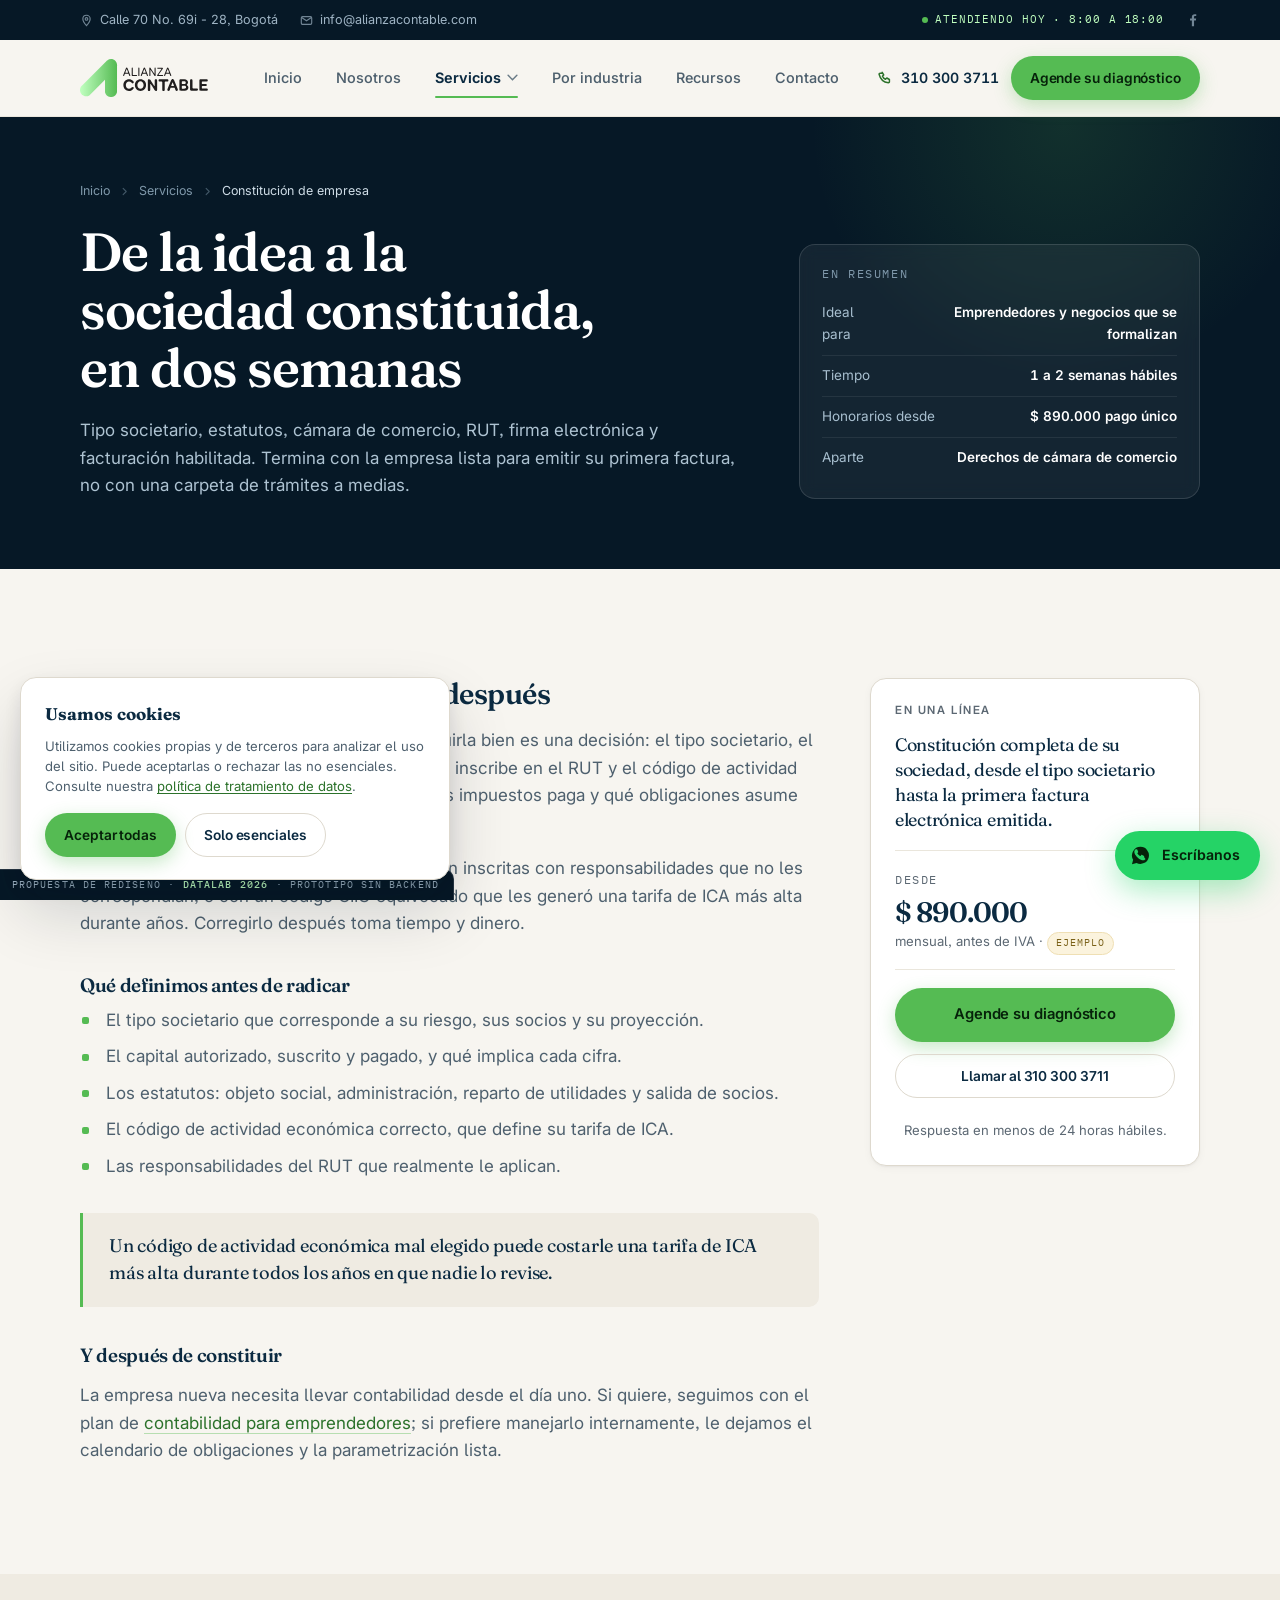
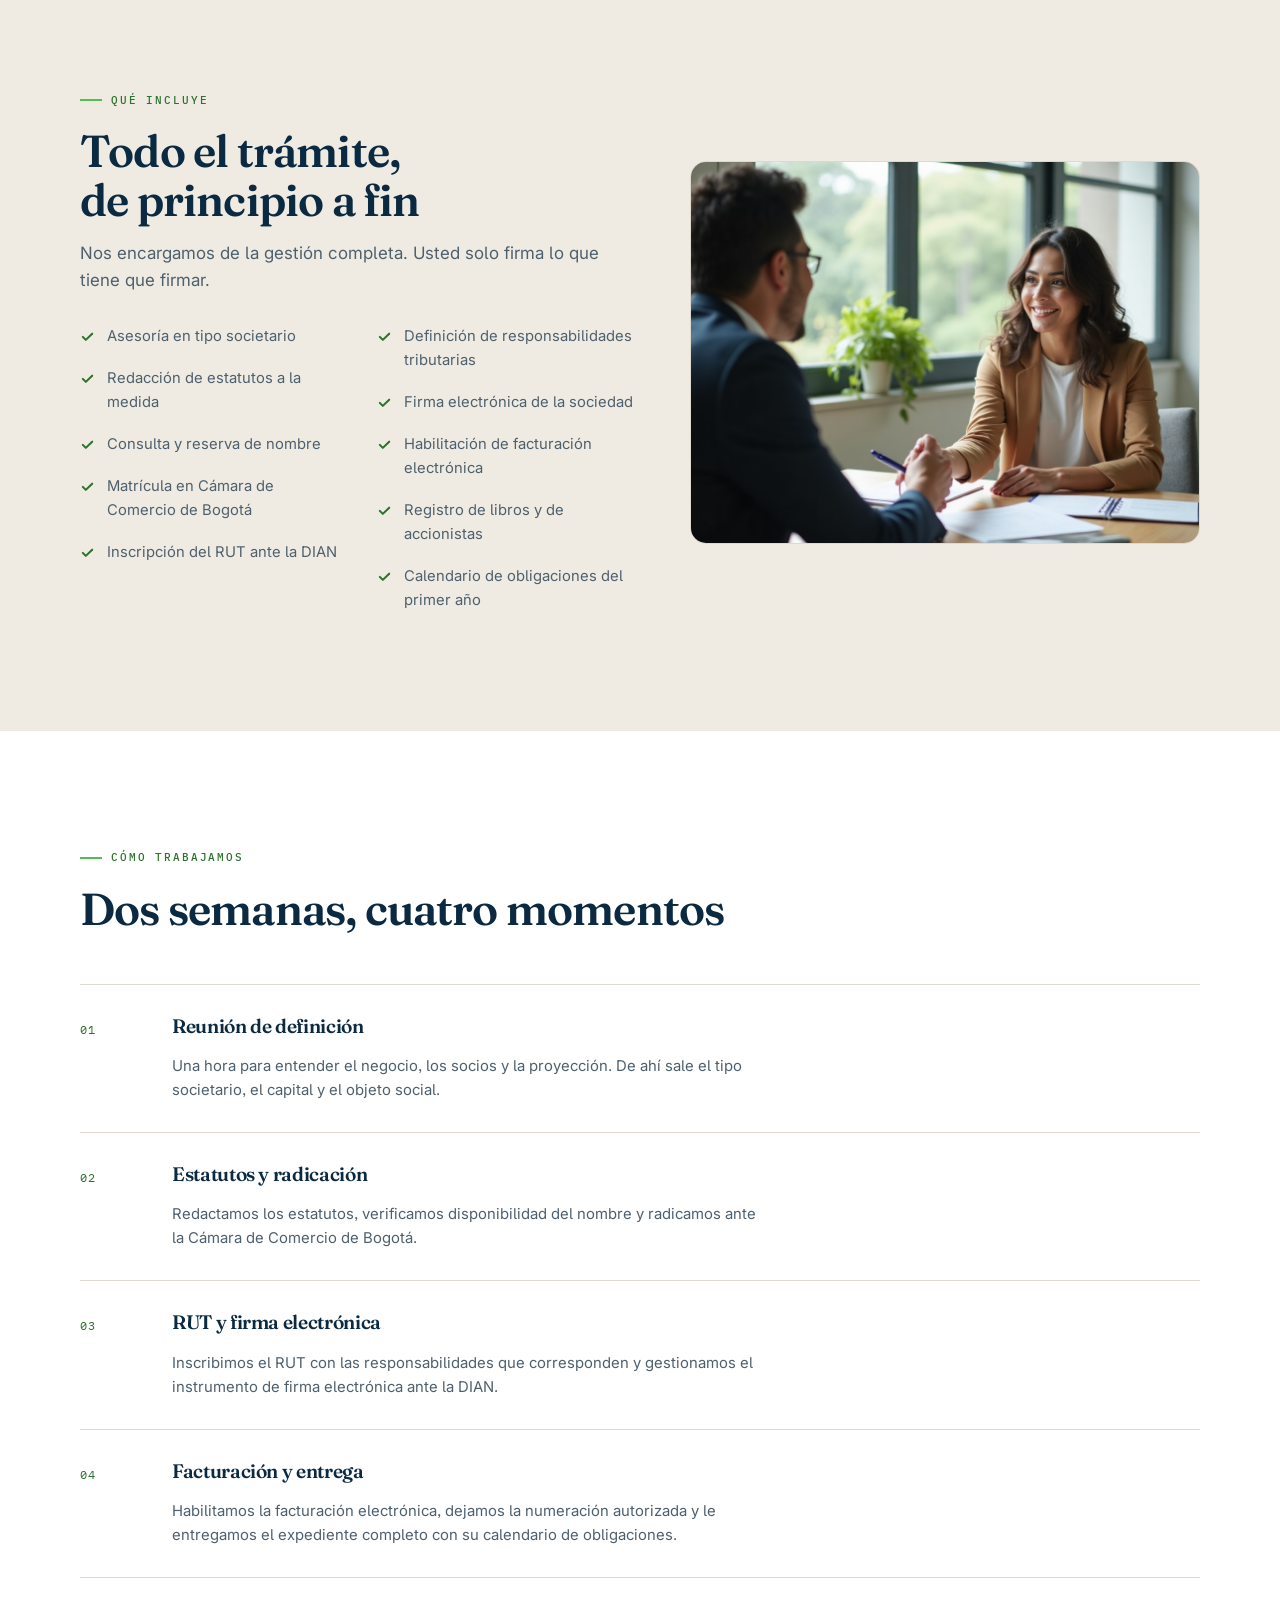
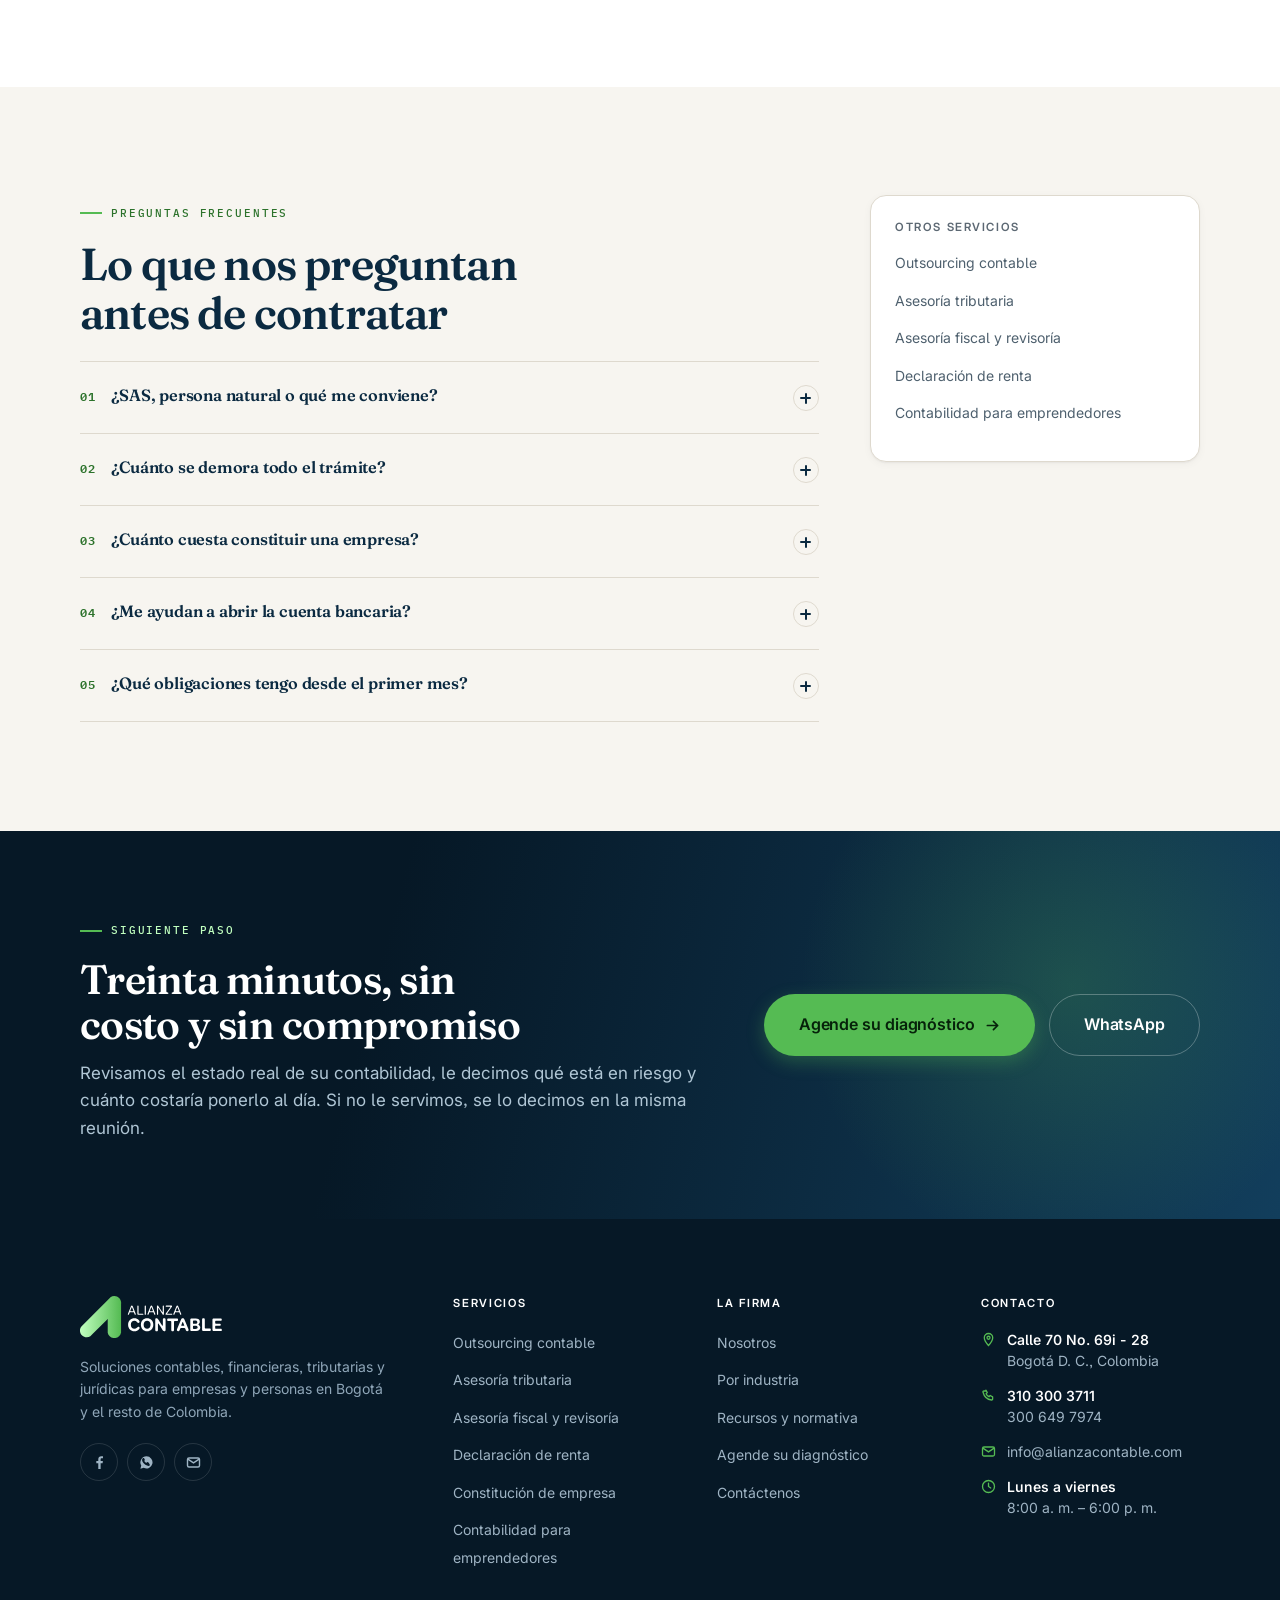
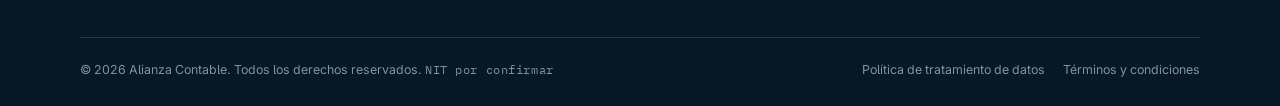
<file: constitucion-de-empresa.html>
<!DOCTYPE html>
<html lang="es-CO">
<head>
<meta charset="utf-8">
<meta name="viewport" content="width=device-width, initial-scale=1">
<title>Constitución de empresa en Bogotá | Alianza Contable</title>
<meta name="description" content="Constituya su SAS o sociedad en Bogotá: tipo societario, cámara de comercio, RUT, firma electrónica y habilitación de facturación electrónica.">
<link rel="canonical" href="https://alianzacontable.com/constitucion-de-empresa.html">
<meta name="theme-color" content="#0B2A41">
<!-- Maqueta de propuesta: no debe indexarse ni competir en Google con el sitio
     real de la firma, que comparte nombre, direccion y telefono. -->
<meta name="robots" content="noindex, nofollow">
<meta property="og:type" content="website">
<meta property="og:locale" content="es_CO">
<meta property="og:site_name" content="Alianza Contable">
<meta property="og:title" content="Constitución de empresa en Bogotá | Alianza Contable">
<meta property="og:description" content="Constituya su SAS o sociedad en Bogotá: tipo societario, cámara de comercio, RUT, firma electrónica y habilitación de facturación electrónica.">
<meta property="og:url" content="https://alianzacontable.com/constitucion-de-empresa.html">
<meta property="og:image" content="https://alianzacontable.com/img/srv-constitucion.jpg">
<link rel="icon" href="img/logo.svg" type="image/svg+xml">
<link rel="preconnect" href="https://fonts.googleapis.com">
<link rel="preconnect" href="https://fonts.gstatic.com" crossorigin>
<link href="https://fonts.googleapis.com/css2?family=Fraunces:opsz,wght@9..144,400..700&family=IBM+Plex+Mono:wght@400;500&family=Inter:wght@400;500;600;700&display=swap" rel="stylesheet">
<link rel="stylesheet" href="css/site.css">

<!-- Datos estructurados de negocio: el vacío de SEO local más costoso del sitio actual.
     Coordenadas, horario y NIT quedan pendientes de confirmar con la firma. -->
<script type="application/ld+json">
{
  "@context": "https://schema.org",
  "@type": "AccountingService",
  "@id": "https://alianzacontable.com/#organizacion",
  "name": "Alianza Contable",
  "description": "Firma de outsourcing contable, tributario y financiero para empresas en Bogotá, Colombia.",
  "url": "https://alianzacontable.com/",
  "logo": "https://alianzacontable.com/img/logo.svg",
  "image": "https://alianzacontable.com/img/hero.jpg",
  "telephone": "+57 310 300 3711",
  "email": "info@alianzacontable.com",
  "priceRange": "$$",
  "address": {
    "@type": "PostalAddress",
    "streetAddress": "Calle 70 No. 69i - 28",
    "addressLocality": "Bogotá",
    "addressRegion": "Cundinamarca",
    "postalCode": "111071",
    "addressCountry": "CO"
  },
  "areaServed": { "@type": "City", "name": "Bogotá" },
  "openingHoursSpecification": [{
    "@type": "OpeningHoursSpecification",
    "dayOfWeek": ["Monday","Tuesday","Wednesday","Thursday","Friday"],
    "opens": "08:00", "closes": "18:00"
  }],
  "knowsLanguage": "es-CO",
  "serviceType": [
    "Outsourcing contable", "Asesoría tributaria", "Revisoría fiscal",
    "Declaración de renta", "Constitución de empresa", "Nómina electrónica"
  ]
}
</script>
<script type="application/ld+json">
{"@context":"https://schema.org","@type":"Service","name":"Constitución de empresa","serviceType":"Constitución de empresa","description":"Constitución de sociedades y formalización de negocios en Bogotá.","url":"https://alianzacontable.com/constitucion-de-empresa.html","areaServed":{"@type":"City","name":"Bogotá"},"provider":{"@type":"AccountingService","name":"Alianza Contable","@id":"https://alianzacontable.com/#organizacion"}}
</script>
<script type="application/ld+json">
{"@context":"https://schema.org","@type":"FAQPage","mainEntity":[{"@type":"Question","name":"¿SAS, persona natural o qué me conviene?","acceptedAnswer":{"@type":"Answer","text":"Depende de cuánto riesgo asume, si tendrá socios, qué tan grande espera que sea la facturación y qué tipo de clientes va a atender. La SAS es la figura más usada en Colombia porque separa su patrimonio personal del de la empresa y es flexible en estatutos, pero no siempre es lo más conveniente para un negocio que apenas está probando. Lo definimos en la primera reunión."}},{"@type":"Question","name":"¿Cuánto se demora todo el trámite?","acceptedAnswer":{"@type":"Answer","text":"Con la documentación completa, entre una y dos semanas hábiles. La matrícula en cámara de comercio suele resolverse en pocos días; lo que más suele demorar es la asignación de cita para la firma electrónica y la habilitación de facturación."}},{"@type":"Question","name":"¿Cuánto cuesta constituir una empresa?","acceptedAnswer":{"@type":"Answer","text":"Hay dos rubros distintos: nuestros honorarios y los derechos que cobra la Cámara de Comercio de Bogotá, que dependen del capital que se registre y se actualizan cada año. Le entregamos el desglose completo antes de empezar, para que no haya sorpresas."}},{"@type":"Question","name":"¿Me ayudan a abrir la cuenta bancaria?","acceptedAnswer":{"@type":"Answer","text":"Preparamos el paquete de documentos que los bancos piden —certificado de existencia, RUT, estatutos, composición accionaria— y lo acompañamos en el proceso. La aprobación de la cuenta depende del banco, no de nosotros."}},{"@type":"Question","name":"¿Qué obligaciones tengo desde el primer mes?","acceptedAnswer":{"@type":"Answer","text":"Depende de las responsabilidades que queden inscritas en el RUT. Como mínimo: facturar electrónicamente, llevar contabilidad y presentar las declaraciones que le correspondan. Al cerrar la constitución le entregamos su calendario de obligaciones personalizado."}}]}
</script>
</head>
<body>
<a class="skip" href="#main">Ir al contenido principal</a>

<!-- ============ BARRA SUPERIOR ============ -->
<div class="topbar">
  <div class="wrap">
    <div class="topbar-items">
      <a href="contacto.html">
        <svg width="13" height="13" viewBox="0 0 16 16" fill="none"><path d="M8 1.6c2.5 0 4.5 2 4.5 4.5 0 3.2-4.5 8.3-4.5 8.3S3.5 9.3 3.5 6.1C3.5 3.6 5.5 1.6 8 1.6z" stroke="currentColor" stroke-width="1.4"/><circle cx="8" cy="6.1" r="1.6" stroke="currentColor" stroke-width="1.4"/></svg>
        Calle 70 No. 69i - 28, Bogotá</a>
      <a href="mailto:info@alianzacontable.com">
        <svg width="13" height="13" viewBox="0 0 16 16" fill="none"><rect x="1.6" y="3.2" width="12.8" height="9.6" rx="1.6" stroke="currentColor" stroke-width="1.4"/><path d="M2 4.4l6 4 6-4" stroke="currentColor" stroke-width="1.4"/></svg>
        info@alianzacontable.com</a>
    </div>
    <div class="topbar-items">
      <span class="topbar-badge"><i class="dot-live"></i> Atendiendo hoy · 8:00 a 18:00</span>
      <a href="https://www.facebook.com/alianzacontable" aria-label="Facebook de Alianza Contable" rel="noopener">
        <svg width="14" height="14" viewBox="0 0 16 16" fill="currentColor"><path d="M9.2 15V8.7h2.1l.3-2.4H9.2V4.7c0-.7.2-1.2 1.2-1.2h1.3V1.4C11.5 1.3 10.7 1.3 9.9 1.3 8 1.3 6.7 2.4 6.7 4.5v1.8H4.6v2.4h2.1V15h2.5z"/></svg>
      </a>
    </div>
  </div>
</div>

<!-- ============ NAVEGACIÓN ============ -->
<header class="nav">
  <div class="wrap">
    <a class="brand" href="index.html" aria-label="Alianza Contable, ir al inicio">
      <img src="img/logo.svg" alt="Alianza Contable">
    </a>

    <nav aria-label="Navegación principal">
      <ul class="menu" id="menu">
        <li><a href="index.html">Inicio</a></li>
        <li><a href="nosotros.html">Nosotros</a></li>
        <li class="current">
          <a href="#" aria-haspopup="true">Servicios
            <svg class="caret" width="11" height="7" viewBox="0 0 12 8" fill="none"><path d="M1 1.5L6 6.5L11 1.5" stroke="currentColor" stroke-width="1.7" stroke-linecap="round"/></svg>
          </a>
          <ul class="submenu">
            <li><a href="outsourcing-contable.html"><b>Outsourcing contable</b><span>Su departamento contable completo, tercerizado</span></a></li>
            <li><a href="asesoria-tributaria.html"><b>Asesoría tributaria</b><span>Impuestos, planeación y defensa ante la DIAN</span></a></li>
            <li><a href="asesoria-fiscal.html"><b>Asesoría fiscal y revisoría</b><span>Revisoría fiscal y auditoría independiente</span></a></li>
            <li><a href="declaracion-de-renta.html"><b>Declaración de renta</b><span>Personas naturales y sociedades</span></a></li>
            <li><a href="constitucion-de-empresa.html"><b>Constitución de empresa</b><span>De la idea a la sociedad formalizada</span></a></li>
            <li><a href="contabilidad-para-emprendedores.html"><b>Contabilidad para emprendedores</b><span>Plan de entrada para negocios que empiezan</span></a></li>
          </ul>
        </li>
        <li><a href="por-industria.html">Por industria</a></li>
        <li><a href="recursos.html">Recursos</a></li>
        <li><a href="contacto.html">Contacto</a></li>
        <li class="menu-cta"><a class="btn btn-primary" href="agende-su-diagnostico.html">Agende su diagnóstico gratuito</a></li>
      </ul>
    </nav>

    <div class="nav-cta">
      <a class="nav-call" href="tel:+573103003711" aria-label="Llamar al 310 300 3711">
        <svg width="18" height="18" viewBox="0 0 16 16" fill="none"><path d="M5.2 2.3l1.5 2.6-1.3 1.3c.6 1.3 1.8 2.5 3.1 3.1l1.3-1.3 2.6 1.5v2.3c0 .6-.5 1.1-1.1 1C6.2 12.3 3.4 9.5 2.1 4.3c-.1-.6.4-1.1 1-1.1h2.1z" stroke="currentColor" stroke-width="1.5" stroke-linejoin="round"/></svg>
      </a>
      <a class="nav-phone" href="tel:+573103003711">
        <svg width="16" height="16" viewBox="0 0 16 16" fill="none"><path d="M5.2 2.3l1.5 2.6-1.3 1.3c.6 1.3 1.8 2.5 3.1 3.1l1.3-1.3 2.6 1.5v2.3c0 .6-.5 1.1-1.1 1C6.2 12.3 3.4 9.5 2.1 4.3c-.1-.6.4-1.1 1-1.1h2.1z" stroke="currentColor" stroke-width="1.5" stroke-linejoin="round"/></svg>
        <span>310 300 3711</span>
      </a>
      <a class="btn btn-primary btn-sm" href="agende-su-diagnostico.html">Agende su diagnóstico</a>
      <button class="burger" aria-label="Abrir menú" aria-expanded="false" aria-controls="menu"><i></i><i></i><i></i></button>
    </div>
  </div>
</header>

<main id="main">
<section class="phead dark">
  <div class="wrap">
    <nav class="crumbs" aria-label="Ruta de navegación"><a href="index.html">Inicio</a><svg width="11" height="11" viewBox="0 0 16 16" fill="none"><path d="M6 3.5L10.5 8 6 12.5" stroke="currentColor" stroke-width="1.6" stroke-linecap="round" stroke-linejoin="round"/></svg><a href="index.html#servicios">Servicios</a><svg width="11" height="11" viewBox="0 0 16 16" fill="none"><path d="M6 3.5L10.5 8 6 12.5" stroke="currentColor" stroke-width="1.6" stroke-linecap="round" stroke-linejoin="round"/></svg><span aria-current="page">Constitución de empresa</span></nav>
    <div class="phead-grid">
      <div class="reveal">
        <h1>De la idea a la sociedad constituida, en dos semanas</h1>
        <p class="lead">Tipo societario, estatutos, cámara de comercio, RUT, firma electrónica y facturación habilitada. Termina con la empresa lista para emitir su primera factura, no con una carpeta de trámites a medias.</p>
      </div>
      <div class="phead-panel reveal" data-d="1"><p class="kicker" style="color:#7F98AA;margin-bottom:10px">En resumen</p><ul><li><span>Ideal para</span><b>Emprendedores y negocios que se formalizan</b></li><li><span>Tiempo</span><b>1 a 2 semanas hábiles</b></li><li><span>Honorarios desde</span><b>$ 890.000 pago único</b></li><li><span>Aparte</span><b>Derechos de cámara de comercio</b></li></ul></div>
    </div>
  </div>
</section>

<section class="section">
  <div class="wrap split">
    <div class="prose reveal">
      
<h2>Formalizarse mal sale caro después</h2>
<p>Constituir una empresa es un trámite. Constituirla bien es una decisión: el tipo societario, el
capital que registra, las responsabilidades que inscribe en el RUT y el código de actividad
económica que elige van a determinar cuántos impuestos paga y qué obligaciones asume desde el
primer mes.</p>
<p>Vemos con frecuencia empresas que quedaron inscritas con responsabilidades que no les
correspondían, o con un código CIIU equivocado que les generó una tarifa de ICA más alta durante
años. Corregirlo después toma tiempo y dinero.</p>

<h3>Qué definimos antes de radicar</h3>
<ul>
  <li>El tipo societario que corresponde a su riesgo, sus socios y su proyección.</li>
  <li>El capital autorizado, suscrito y pagado, y qué implica cada cifra.</li>
  <li>Los estatutos: objeto social, administración, reparto de utilidades y salida de socios.</li>
  <li>El código de actividad económica correcto, que define su tarifa de ICA.</li>
  <li>Las responsabilidades del RUT que realmente le aplican.</li>
</ul>

<blockquote>Un código de actividad económica mal elegido puede costarle una tarifa de ICA más alta
durante todos los años en que nadie lo revise.</blockquote>

<h3>Y después de constituir</h3>
<p>La empresa nueva necesita llevar contabilidad desde el día uno. Si quiere, seguimos con el plan
de <a href="contabilidad-para-emprendedores.html">contabilidad para emprendedores</a>; si prefiere
manejarlo internamente, le dejamos el calendario de obligaciones y la parametrización lista.</p>

    </div>
    <aside class="sticky-aside">
  <div class="aside-card">
    <h4>En una línea</h4>
    <p style="font-family:var(--f-display);font-size:1.12rem;line-height:1.4;color:var(--navy);
       letter-spacing:-.014em;margin-bottom:18px">Constitución completa de su sociedad, desde el tipo societario hasta la primera factura electrónica emitida.</p>
    <div style="padding:14px 0;border-top:1px solid var(--line-soft);border-bottom:1px solid var(--line-soft);
         margin-bottom:18px">
      <span class="kicker">Desde</span>
      <div style="font-family:var(--f-display);font-size:1.75rem;font-weight:600;color:var(--navy);
           letter-spacing:-.03em;font-variant-numeric:tabular-nums;line-height:1.1;margin-top:4px">$ 890.000</div>
      <span class="note">mensual, antes de IVA · <span class="demo-tag">Ejemplo</span></span>
    </div>
    <a class="btn btn-primary" href="agende-su-diagnostico.html?servicio=constitucion-de-empresa" style="width:100%">
      Agende su diagnóstico</a>
    <a class="btn btn-outline btn-sm mt-1" href="tel:+573103003711" style="width:100%">
      Llamar al 310 300 3711</a>
    <p class="note mt-2" style="text-align:center">Respuesta en menos de 24 horas hábiles.</p>
  </div>
</aside>
  </div>
</section>

<section class="section paper-2">
  <div class="wrap">
    <div class="duo duo-a">
      <div class="reveal">
        <p class="eyebrow">Qué incluye</p>
        <h2>Todo el trámite, de principio a fin</h2>
        <p class="lead">Nos encargamos de la gestión completa. Usted solo firma lo que tiene que firmar.</p>
        <div class="grid g-2 mt-2" style="gap:0 30px"><ul class="checks"><li><svg width="15" height="15" viewBox="0 0 16 16" fill="none"><path d="M3 8.4l3.2 3.2L13 5" stroke="currentColor" stroke-width="2.2" stroke-linecap="round" stroke-linejoin="round"/></svg> Asesoría en tipo societario</li><li><svg width="15" height="15" viewBox="0 0 16 16" fill="none"><path d="M3 8.4l3.2 3.2L13 5" stroke="currentColor" stroke-width="2.2" stroke-linecap="round" stroke-linejoin="round"/></svg> Redacción de estatutos a la medida</li><li><svg width="15" height="15" viewBox="0 0 16 16" fill="none"><path d="M3 8.4l3.2 3.2L13 5" stroke="currentColor" stroke-width="2.2" stroke-linecap="round" stroke-linejoin="round"/></svg> Consulta y reserva de nombre</li><li><svg width="15" height="15" viewBox="0 0 16 16" fill="none"><path d="M3 8.4l3.2 3.2L13 5" stroke="currentColor" stroke-width="2.2" stroke-linecap="round" stroke-linejoin="round"/></svg> Matrícula en Cámara de Comercio de Bogotá</li><li><svg width="15" height="15" viewBox="0 0 16 16" fill="none"><path d="M3 8.4l3.2 3.2L13 5" stroke="currentColor" stroke-width="2.2" stroke-linecap="round" stroke-linejoin="round"/></svg> Inscripción del RUT ante la DIAN</li></ul><ul class="checks"><li><svg width="15" height="15" viewBox="0 0 16 16" fill="none"><path d="M3 8.4l3.2 3.2L13 5" stroke="currentColor" stroke-width="2.2" stroke-linecap="round" stroke-linejoin="round"/></svg> Definición de responsabilidades tributarias</li><li><svg width="15" height="15" viewBox="0 0 16 16" fill="none"><path d="M3 8.4l3.2 3.2L13 5" stroke="currentColor" stroke-width="2.2" stroke-linecap="round" stroke-linejoin="round"/></svg> Firma electrónica de la sociedad</li><li><svg width="15" height="15" viewBox="0 0 16 16" fill="none"><path d="M3 8.4l3.2 3.2L13 5" stroke="currentColor" stroke-width="2.2" stroke-linecap="round" stroke-linejoin="round"/></svg> Habilitación de facturación electrónica</li><li><svg width="15" height="15" viewBox="0 0 16 16" fill="none"><path d="M3 8.4l3.2 3.2L13 5" stroke="currentColor" stroke-width="2.2" stroke-linecap="round" stroke-linejoin="round"/></svg> Registro de libros y de accionistas</li><li><svg width="15" height="15" viewBox="0 0 16 16" fill="none"><path d="M3 8.4l3.2 3.2L13 5" stroke="currentColor" stroke-width="2.2" stroke-linecap="round" stroke-linejoin="round"/></svg> Calendario de obligaciones del primer año</li></ul></div>
      </div>
      <div class="reveal" data-d="1">
        <div class="rounded" style="border:1px solid var(--line)">
          <img src="img/srv-constitucion.jpg" alt="Emprendedora firmando los documentos de constitución de su empresa" loading="lazy" width="1024" height="768"
               style="width:100%;height:auto">
        </div>
      </div>
    </div>
  </div>
</section>

<section class="section bg-white">
  <div class="wrap">
    <div class="sec-head reveal">
      <p class="eyebrow">Cómo trabajamos</p>
      <h2>Dos semanas, cuatro momentos</h2>
    </div>
    <div class="steps"><div class="step reveal"><div class="step-n">01</div><div><h3>Reunión de definición</h3><p>Una hora para entender el negocio, los socios y la proyección. De ahí sale el tipo societario, el capital y el objeto social.</p></div></div><div class="step reveal"><div class="step-n">02</div><div><h3>Estatutos y radicación</h3><p>Redactamos los estatutos, verificamos disponibilidad del nombre y radicamos ante la Cámara de Comercio de Bogotá.</p></div></div><div class="step reveal"><div class="step-n">03</div><div><h3>RUT y firma electrónica</h3><p>Inscribimos el RUT con las responsabilidades que corresponden y gestionamos el instrumento de firma electrónica ante la DIAN.</p></div></div><div class="step reveal"><div class="step-n">04</div><div><h3>Facturación y entrega</h3><p>Habilitamos la facturación electrónica, dejamos la numeración autorizada y le entregamos el expediente completo con su calendario de obligaciones.</p></div></div></div>
  </div>
</section>

<section class="section">
  <div class="wrap split">
    <div>
      <div class="sec-head reveal" style="margin-bottom:24px">
        <p class="eyebrow">Preguntas frecuentes</p>
        <h2>Lo que nos preguntan antes de contratar</h2>
      </div>
      <div class="acc"><details class="reveal"><summary><span class="num">01</span>¿SAS, persona natural o qué me conviene?<span class="pm"></span></summary><div class="acc-body"><p>Depende de cuánto riesgo asume, si tendrá socios, qué tan grande espera que sea la facturación y qué tipo de clientes va a atender. La SAS es la figura más usada en Colombia porque separa su patrimonio personal del de la empresa y es flexible en estatutos, pero no siempre es lo más conveniente para un negocio que apenas está probando. Lo definimos en la primera reunión.</p></div></details><details class="reveal"><summary><span class="num">02</span>¿Cuánto se demora todo el trámite?<span class="pm"></span></summary><div class="acc-body"><p>Con la documentación completa, entre una y dos semanas hábiles. La matrícula en cámara de comercio suele resolverse en pocos días; lo que más suele demorar es la asignación de cita para la firma electrónica y la habilitación de facturación.</p></div></details><details class="reveal"><summary><span class="num">03</span>¿Cuánto cuesta constituir una empresa?<span class="pm"></span></summary><div class="acc-body"><p>Hay dos rubros distintos: nuestros honorarios y los derechos que cobra la Cámara de Comercio de Bogotá, que dependen del capital que se registre y se actualizan cada año. Le entregamos el desglose completo antes de empezar, para que no haya sorpresas.</p></div></details><details class="reveal"><summary><span class="num">04</span>¿Me ayudan a abrir la cuenta bancaria?<span class="pm"></span></summary><div class="acc-body"><p>Preparamos el paquete de documentos que los bancos piden —certificado de existencia, RUT, estatutos, composición accionaria— y lo acompañamos en el proceso. La aprobación de la cuenta depende del banco, no de nosotros.</p></div></details><details class="reveal"><summary><span class="num">05</span>¿Qué obligaciones tengo desde el primer mes?<span class="pm"></span></summary><div class="acc-body"><p>Depende de las responsabilidades que queden inscritas en el RUT. Como mínimo: facturar electrónicamente, llevar contabilidad y presentar las declaraciones que le correspondan. Al cerrar la constitución le entregamos su calendario de obligaciones personalizado.</p></div></details></div>
    </div>
    <aside class="sticky-aside">
      <div class="aside-card">
        <h4>Otros servicios</h4>
        <ul class="footer-links" style="margin-bottom:4px"><li><a href="outsourcing-contable.html">Outsourcing contable</a></li><li><a href="asesoria-tributaria.html">Asesoría tributaria</a></li><li><a href="asesoria-fiscal.html">Asesoría fiscal y revisoría</a></li><li><a href="declaracion-de-renta.html">Declaración de renta</a></li><li><a href="contabilidad-para-emprendedores.html">Contabilidad para emprendedores</a></li></ul>
      </div>
    </aside>
  </div>
</section>

<section class="cta-band dark">
  <div class="wrap">
    <div class="reveal">
      <p class="eyebrow">Siguiente paso</p>
      <h2>Treinta minutos, sin costo y sin compromiso</h2>
      <p>Revisamos el estado real de su contabilidad, le decimos qué está en riesgo y cuánto costaría ponerlo al día. Si no le servimos, se lo decimos en la misma reunión.</p>
    </div>
    <div class="btn-row reveal" data-d="1">
      <a class="btn btn-primary btn-lg" href="agende-su-diagnostico.html">Agende su diagnóstico <svg width="15" height="15" viewBox="0 0 16 16" fill="none"><path d="M2.5 8h11m-4.5-4.5L13.5 8 9 12.5" stroke="currentColor" stroke-width="1.8" stroke-linecap="round" stroke-linejoin="round"/></svg></a>
      <a class="btn btn-outline btn-lg" href="https://wa.me/573103003711" rel="noopener">WhatsApp</a>
    </div>
  </div>
</section>

</main>

<!-- ============ PIE ============ -->
<footer class="footer">
  <div class="wrap">
    <div class="footer-grid">
      <div class="footer-brand">
        <img src="img/logo-blanco.svg" alt="Alianza Contable">
        <p>Soluciones contables, financieras, tributarias y jurídicas para empresas y personas
          en Bogotá y el resto de Colombia.</p>
        <div class="socials">
          <a href="https://www.facebook.com/alianzacontable" aria-label="Facebook" rel="noopener">
            <svg width="15" height="15" viewBox="0 0 16 16" fill="currentColor"><path d="M9.2 15V8.7h2.1l.3-2.4H9.2V4.7c0-.7.2-1.2 1.2-1.2h1.3V1.4C11.5 1.3 10.7 1.3 9.9 1.3 8 1.3 6.7 2.4 6.7 4.5v1.8H4.6v2.4h2.1V15h2.5z"/></svg></a>
          <a href="https://wa.me/573103003711" aria-label="WhatsApp" rel="noopener">
            <svg width="15" height="15" viewBox="0 0 16 16" fill="currentColor"><path d="M8 1.4a6.5 6.5 0 00-5.6 9.8L1.5 14.6l3.5-.9A6.5 6.5 0 108 1.4zm3.8 9.2c-.2.5-.9.9-1.3 1-.4 0-.8.2-2.6-.6-2.2-1-3.6-3.3-3.7-3.4-.1-.2-.9-1.2-.9-2.3 0-1.1.6-1.6.8-1.8.2-.2.4-.3.6-.3h.4c.1 0 .3 0 .5.4l.6 1.5c0 .1.1.2 0 .4l-.3.4-.2.2c-.1.1-.2.2 0 .4l.7 1c.5.5 1 .7 1.2.8.2.1.3.1.4 0l.6-.7c.1-.2.3-.1.4-.1l1.4.7c.2.1.3.2.4.3v.9z"/></svg></a>
          <a href="mailto:info@alianzacontable.com" aria-label="Correo">
            <svg width="15" height="15" viewBox="0 0 16 16" fill="none"><rect x="1.6" y="3.2" width="12.8" height="9.6" rx="1.6" stroke="currentColor" stroke-width="1.5"/><path d="M2 4.4l6 4 6-4" stroke="currentColor" stroke-width="1.5"/></svg></a>
        </div>
      </div>

      <div>
        <h4>Servicios</h4>
        <ul class="footer-links">
          <li><a href="outsourcing-contable.html">Outsourcing contable</a></li>
          <li><a href="asesoria-tributaria.html">Asesoría tributaria</a></li>
          <li><a href="asesoria-fiscal.html">Asesoría fiscal y revisoría</a></li>
          <li><a href="declaracion-de-renta.html">Declaración de renta</a></li>
          <li><a href="constitucion-de-empresa.html">Constitución de empresa</a></li>
          <li><a href="contabilidad-para-emprendedores.html">Contabilidad para emprendedores</a></li>
        </ul>
      </div>

      <div>
        <h4>La firma</h4>
        <ul class="footer-links">
          <li><a href="nosotros.html">Nosotros</a></li>
          <li><a href="por-industria.html">Por industria</a></li>
          <li><a href="recursos.html">Recursos y normativa</a></li>
          <li><a href="agende-su-diagnostico.html">Agende su diagnóstico</a></li>
          <li><a href="contacto.html">Contáctenos</a></li>
        </ul>
      </div>

      <div>
        <h4>Contacto</h4>
        <ul class="footer-contact">
          <li><svg width="15" height="15" viewBox="0 0 16 16" fill="none"><path d="M8 1.6c2.5 0 4.5 2 4.5 4.5 0 3.2-4.5 8.3-4.5 8.3S3.5 9.3 3.5 6.1C3.5 3.6 5.5 1.6 8 1.6z" stroke="currentColor" stroke-width="1.4"/><circle cx="8" cy="6.1" r="1.6" stroke="currentColor" stroke-width="1.4"/></svg>
            <span><b>Calle 70 No. 69i - 28</b>Bogotá D. C., Colombia</span></li>
          <li><svg width="15" height="15" viewBox="0 0 16 16" fill="none"><path d="M5.2 2.3l1.5 2.6-1.3 1.3c.6 1.3 1.8 2.5 3.1 3.1l1.3-1.3 2.6 1.5v2.3c0 .6-.5 1.1-1.1 1C6.2 12.3 3.4 9.5 2.1 4.3c-.1-.6.4-1.1 1-1.1h2.1z" stroke="currentColor" stroke-width="1.4" stroke-linejoin="round"/></svg>
            <span><a href="tel:+573103003711"><b>310 300 3711</b></a><a href="tel:+573006497974">300 649 7974</a></span></li>
          <li><svg width="15" height="15" viewBox="0 0 16 16" fill="none"><rect x="1.6" y="3.2" width="12.8" height="9.6" rx="1.6" stroke="currentColor" stroke-width="1.4"/><path d="M2 4.4l6 4 6-4" stroke="currentColor" stroke-width="1.4"/></svg>
            <span><a href="mailto:info@alianzacontable.com">info@alianzacontable.com</a></span></li>
          <li><svg width="15" height="15" viewBox="0 0 16 16" fill="none"><circle cx="8" cy="8" r="6.4" stroke="currentColor" stroke-width="1.4"/><path d="M8 4.4V8l2.4 1.6" stroke="currentColor" stroke-width="1.4" stroke-linecap="round"/></svg>
            <span><b>Lunes a viernes</b>8:00 a. m. – 6:00 p. m.</span></li>
        </ul>
      </div>
    </div>

    <div class="footer-bottom">
      <span>© <span data-year>2026</span> Alianza Contable. Todos los derechos reservados.
        <span class="nit">NIT por confirmar</span></span>
      <div class="footer-legal">
        <a href="politica-de-datos.html">Política de tratamiento de datos</a>
        <a href="terminos-y-condiciones.html">Términos y condiciones</a>
      </div>
    </div>
  </div>
</footer>

<!-- ============ FLOTANTES ============ -->
<a class="wa" href="https://wa.me/573103003711?text=Hola,%20quisiera%20informaci%C3%B3n%20sobre%20outsourcing%20contable" rel="noopener" aria-label="Escribir por WhatsApp">
  <svg width="21" height="21" viewBox="0 0 16 16" fill="currentColor"><path d="M8 1.4a6.5 6.5 0 00-5.6 9.8L1.5 14.6l3.5-.9A6.5 6.5 0 108 1.4zm3.8 9.2c-.2.5-.9.9-1.3 1-.4 0-.8.2-2.6-.6-2.2-1-3.6-3.3-3.7-3.4-.1-.2-.9-1.2-.9-2.3 0-1.1.6-1.6.8-1.8.2-.2.4-.3.6-.3h.4c.1 0 .3 0 .5.4l.6 1.5c0 .1.1.2 0 .4l-.3.4-.2.2c-.1.1-.2.2 0 .4l.7 1c.5.5 1 .7 1.2.8.2.1.3.1.4 0l.6-.7c.1-.2.3-.1.4-.1l1.4.7c.2.1.3.2.4.3v.9z"/></svg>
  <span>Escríbanos</span>
</a>

<div class="cookies" id="cookies" role="dialog" aria-live="polite" aria-label="Consentimiento de cookies">
  <b>Usamos cookies</b>
  <p>Utilizamos cookies propias y de terceros para analizar el uso del sitio. Puede aceptarlas o
    rechazar las no esenciales. Consulte nuestra <a href="politica-de-datos.html">política de
    tratamiento de datos</a>.</p>
  <div class="btn-row">
    <button class="btn btn-primary btn-sm" data-consent="all">Aceptar todas</button>
    <button class="btn btn-outline btn-sm" data-consent="essential">Solo esenciales</button>
  </div>
</div>

<div class="demo-ribbon">Propuesta de rediseño · <b>DataLab 2026</b> · prototipo sin backend</div>

<script src="js/site.js"></script>
</body>
</html>
</file>
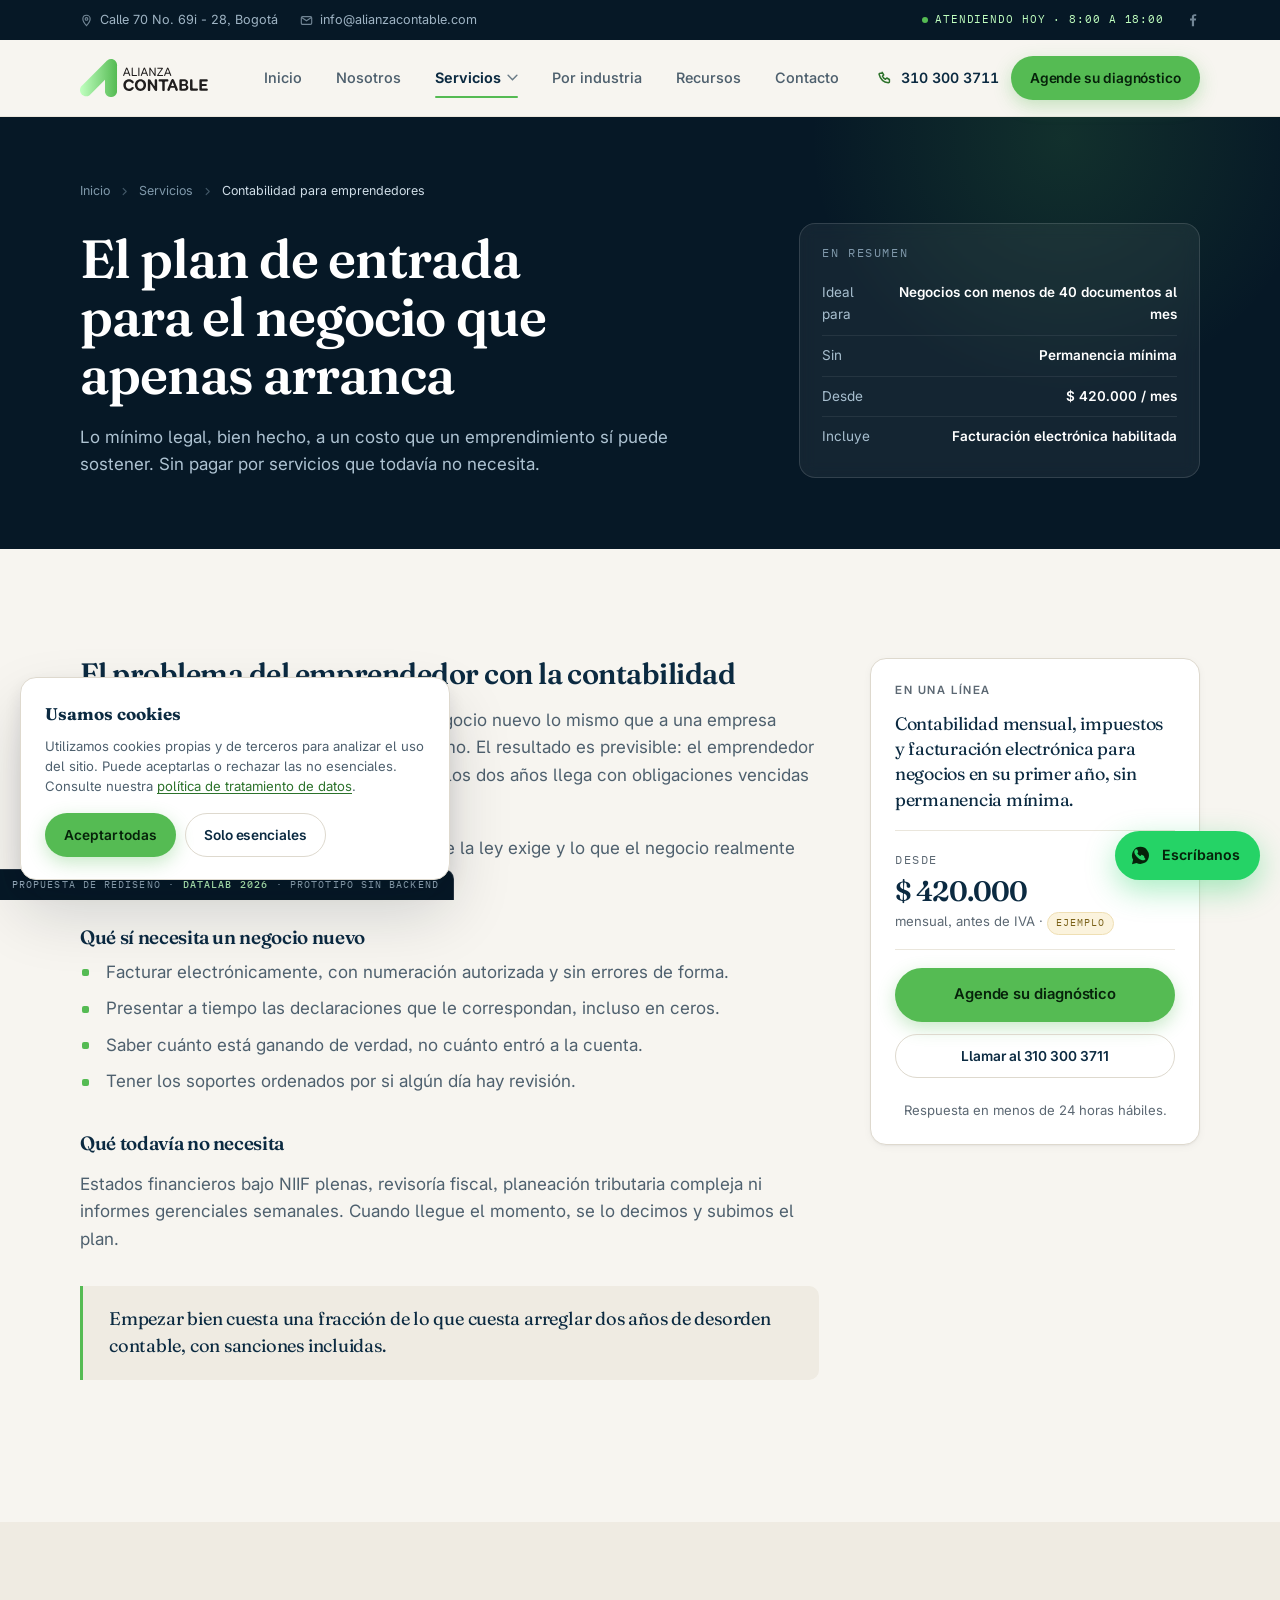
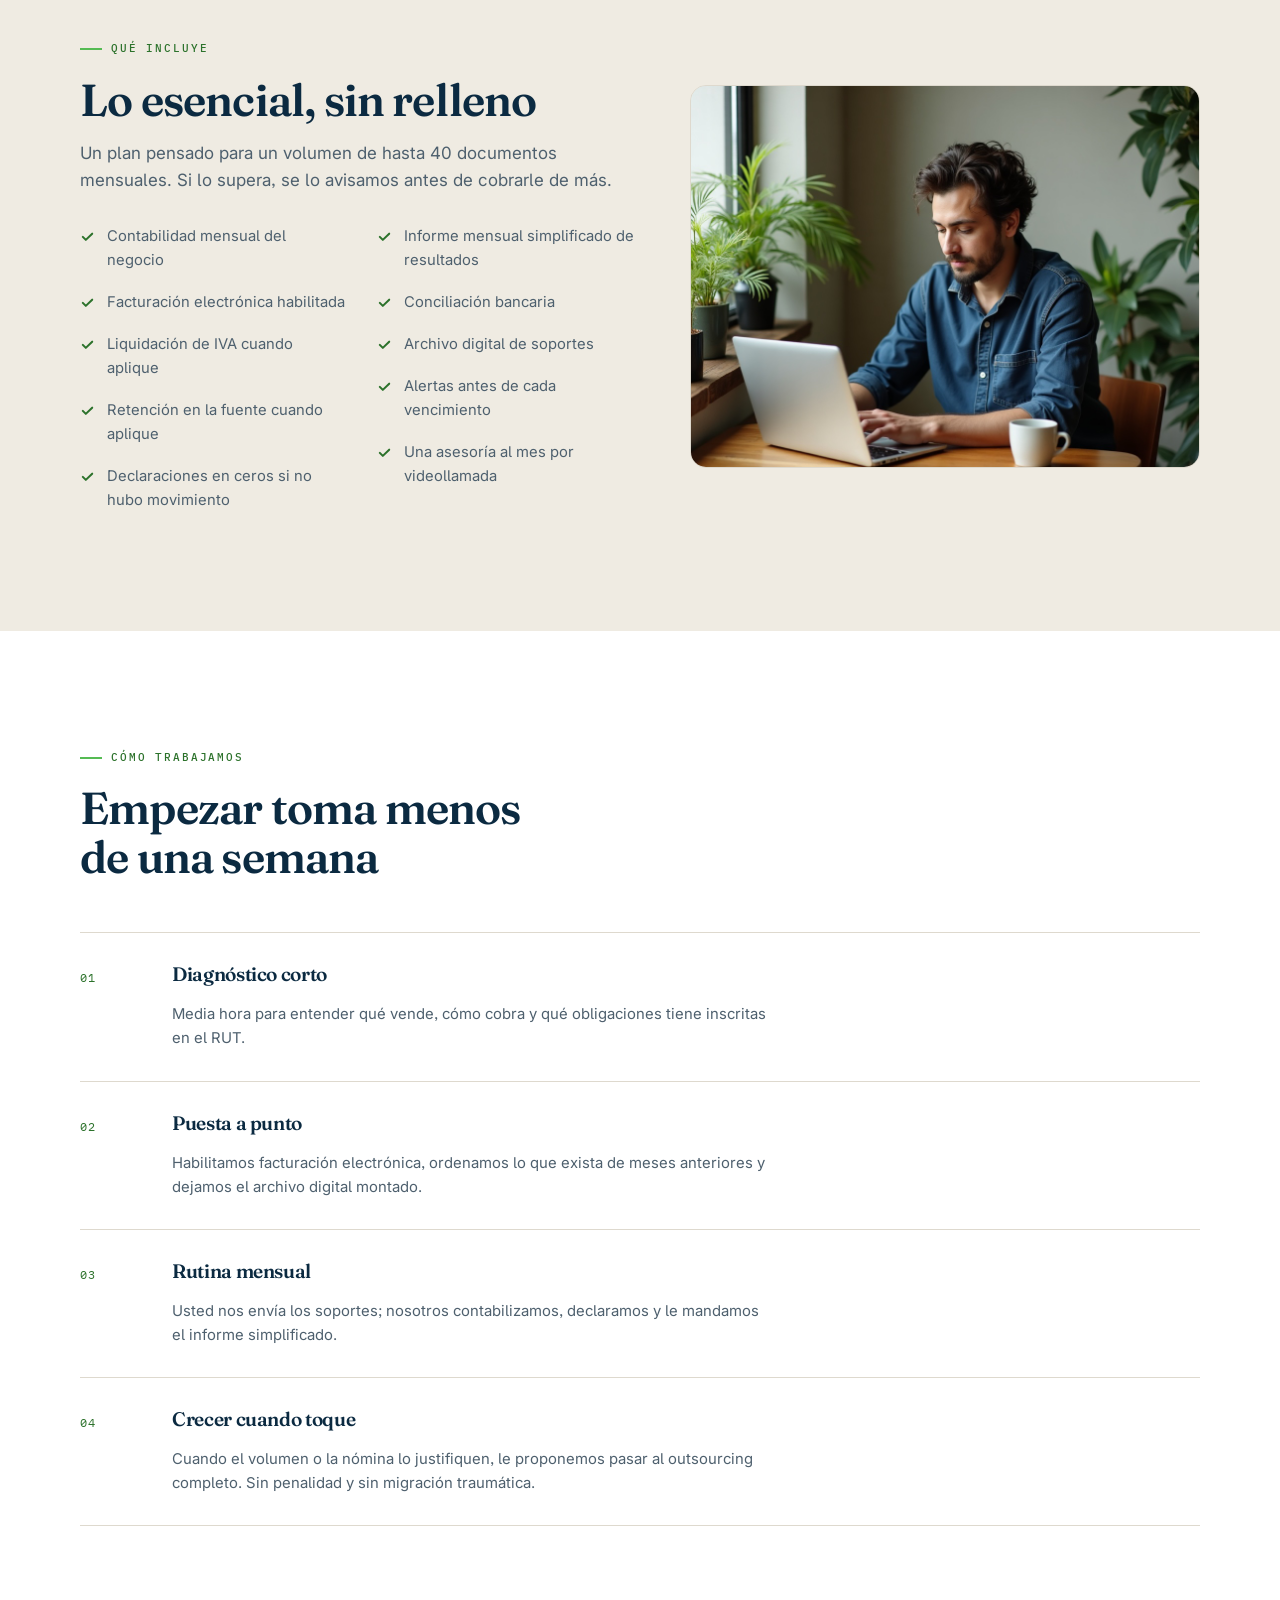
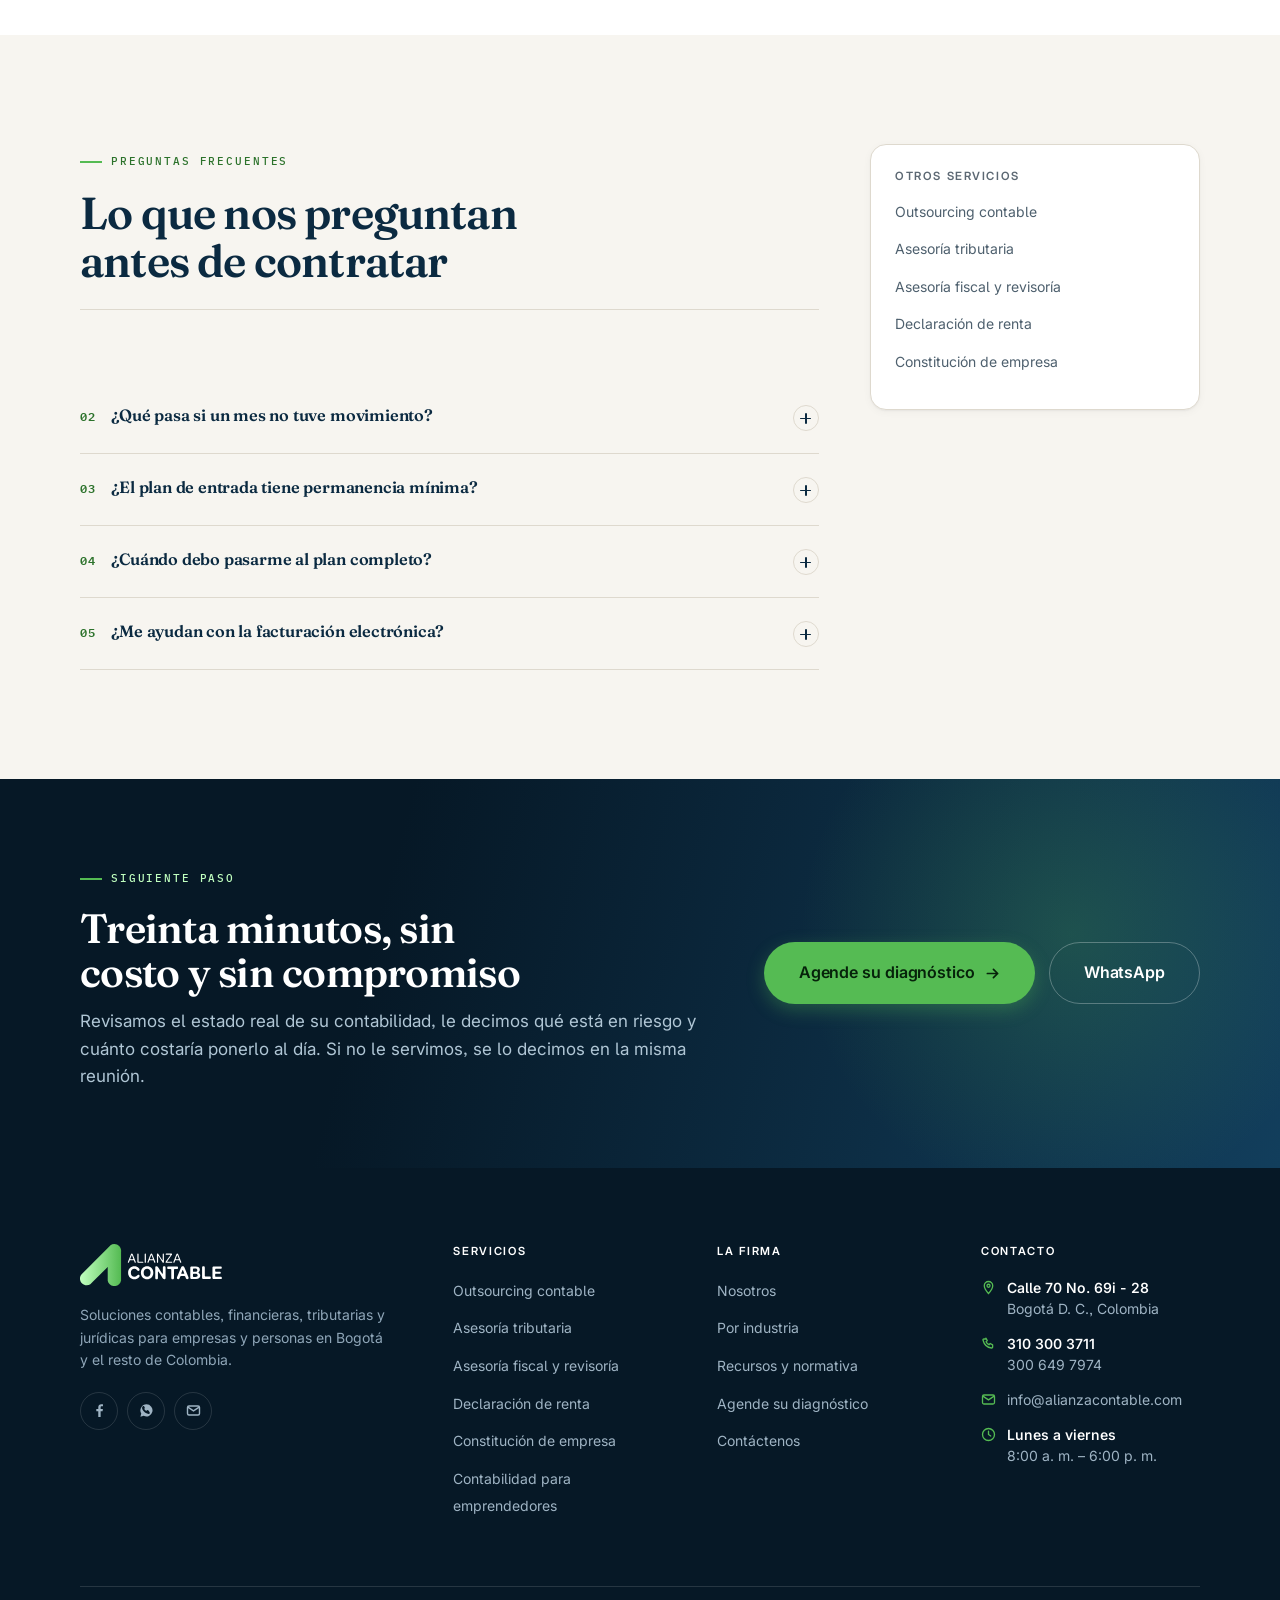
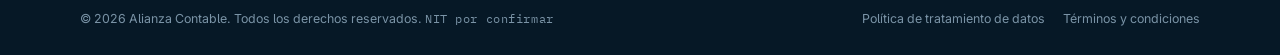
<file: contabilidad-para-emprendedores.html>
<!DOCTYPE html>
<html lang="es-CO">
<head>
<meta charset="utf-8">
<meta name="viewport" content="width=device-width, initial-scale=1">
<title>Contabilidad para emprendedores en Bogotá | Alianza Contable</title>
<meta name="description" content="Plan de entrada para negocios que apenas arrancan: lo mínimo legal bien hecho, a un costo que un emprendimiento sí puede sostener.">
<link rel="canonical" href="https://alianzacontable.com/contabilidad-para-emprendedores.html">
<meta name="theme-color" content="#0B2A41">
<!-- Maqueta de propuesta: no debe indexarse ni competir en Google con el sitio
     real de la firma, que comparte nombre, direccion y telefono. -->
<meta name="robots" content="noindex, nofollow">
<meta property="og:type" content="website">
<meta property="og:locale" content="es_CO">
<meta property="og:site_name" content="Alianza Contable">
<meta property="og:title" content="Contabilidad para emprendedores en Bogotá | Alianza Contable">
<meta property="og:description" content="Plan de entrada para negocios que apenas arrancan: lo mínimo legal bien hecho, a un costo que un emprendimiento sí puede sostener.">
<meta property="og:url" content="https://alianzacontable.com/contabilidad-para-emprendedores.html">
<meta property="og:image" content="https://alianzacontable.com/img/srv-emprendedores.jpg">
<link rel="icon" href="img/logo.svg" type="image/svg+xml">
<link rel="preconnect" href="https://fonts.googleapis.com">
<link rel="preconnect" href="https://fonts.gstatic.com" crossorigin>
<link href="https://fonts.googleapis.com/css2?family=Fraunces:opsz,wght@9..144,400..700&family=IBM+Plex+Mono:wght@400;500&family=Inter:wght@400;500;600;700&display=swap" rel="stylesheet">
<link rel="stylesheet" href="css/site.css">

<!-- Datos estructurados de negocio: el vacío de SEO local más costoso del sitio actual.
     Coordenadas, horario y NIT quedan pendientes de confirmar con la firma. -->
<script type="application/ld+json">
{
  "@context": "https://schema.org",
  "@type": "AccountingService",
  "@id": "https://alianzacontable.com/#organizacion",
  "name": "Alianza Contable",
  "description": "Firma de outsourcing contable, tributario y financiero para empresas en Bogotá, Colombia.",
  "url": "https://alianzacontable.com/",
  "logo": "https://alianzacontable.com/img/logo.svg",
  "image": "https://alianzacontable.com/img/hero.jpg",
  "telephone": "+57 310 300 3711",
  "email": "info@alianzacontable.com",
  "priceRange": "$$",
  "address": {
    "@type": "PostalAddress",
    "streetAddress": "Calle 70 No. 69i - 28",
    "addressLocality": "Bogotá",
    "addressRegion": "Cundinamarca",
    "postalCode": "111071",
    "addressCountry": "CO"
  },
  "areaServed": { "@type": "City", "name": "Bogotá" },
  "openingHoursSpecification": [{
    "@type": "OpeningHoursSpecification",
    "dayOfWeek": ["Monday","Tuesday","Wednesday","Thursday","Friday"],
    "opens": "08:00", "closes": "18:00"
  }],
  "knowsLanguage": "es-CO",
  "serviceType": [
    "Outsourcing contable", "Asesoría tributaria", "Revisoría fiscal",
    "Declaración de renta", "Constitución de empresa", "Nómina electrónica"
  ]
}
</script>
<script type="application/ld+json">
{"@context":"https://schema.org","@type":"Service","name":"Contabilidad para emprendedores","serviceType":"Contabilidad para emprendedores","description":"Plan contable de entrada para emprendimientos y negocios nuevos en Bogotá.","url":"https://alianzacontable.com/contabilidad-para-emprendedores.html","areaServed":{"@type":"City","name":"Bogotá"},"provider":{"@type":"AccountingService","name":"Alianza Contable","@id":"https://alianzacontable.com/#organizacion"}}
</script>
<script type="application/ld+json">
{"@context":"https://schema.org","@type":"FAQPage","mainEntity":[{"@type":"Question","name":"Facturo muy poco. ¿De verdad necesito contador?","acceptedAnswer":{"@type":"Answer","text":"Si está constituido como sociedad, sí: la obligación de llevar contabilidad no depende de cuánto facture. Si opera como persona natural, depende de su régimen y de sus ingresos. En cualquier caso, empezar bien cuesta mucho menos que arreglar dos años de desorden después."}},{"@type":"Question","name":"¿Qué pasa si un mes no tuve movimiento?","acceptedAnswer":{"@type":"Answer","text":"Igual hay que presentar las declaraciones a las que esté obligado, aunque sean en ceros. No presentar una declaración en ceros genera sanción por extemporaneidad exactamente igual que no presentar una con impuesto a cargo."}},{"@type":"Question","name":"¿El plan de entrada tiene permanencia mínima?","acceptedAnswer":{"@type":"Answer","text":"No. Puede terminar cuando quiera con el preaviso pactado, y al salir le entregamos la información contable completa y ordenada. Tampoco hay penalidad por subir al plan de outsourcing completo cuando el negocio crezca."}},{"@type":"Question","name":"¿Cuándo debo pasarme al plan completo?","acceptedAnswer":{"@type":"Answer","text":"Cuando contrate empleados, cuando el volumen de documentos supere lo que el plan cubre, o cuando necesite estados financieros mensuales para un banco o un inversionista. Se lo decimos nosotros cuando lo veamos, no esperamos a que se dé cuenta solo."}},{"@type":"Question","name":"¿Me ayudan con la facturación electrónica?","acceptedAnswer":{"@type":"Answer","text":"Sí. Dejamos habilitada la facturación, la numeración autorizada y le enseñamos a emitir. Es lo primero que hacemos, porque sin factura válida no hay ingreso deducible para su cliente ni soporte para usted."}}]}
</script>
</head>
<body>
<a class="skip" href="#main">Ir al contenido principal</a>

<!-- ============ BARRA SUPERIOR ============ -->
<div class="topbar">
  <div class="wrap">
    <div class="topbar-items">
      <a href="contacto.html">
        <svg width="13" height="13" viewBox="0 0 16 16" fill="none"><path d="M8 1.6c2.5 0 4.5 2 4.5 4.5 0 3.2-4.5 8.3-4.5 8.3S3.5 9.3 3.5 6.1C3.5 3.6 5.5 1.6 8 1.6z" stroke="currentColor" stroke-width="1.4"/><circle cx="8" cy="6.1" r="1.6" stroke="currentColor" stroke-width="1.4"/></svg>
        Calle 70 No. 69i - 28, Bogotá</a>
      <a href="mailto:info@alianzacontable.com">
        <svg width="13" height="13" viewBox="0 0 16 16" fill="none"><rect x="1.6" y="3.2" width="12.8" height="9.6" rx="1.6" stroke="currentColor" stroke-width="1.4"/><path d="M2 4.4l6 4 6-4" stroke="currentColor" stroke-width="1.4"/></svg>
        info@alianzacontable.com</a>
    </div>
    <div class="topbar-items">
      <span class="topbar-badge"><i class="dot-live"></i> Atendiendo hoy · 8:00 a 18:00</span>
      <a href="https://www.facebook.com/alianzacontable" aria-label="Facebook de Alianza Contable" rel="noopener">
        <svg width="14" height="14" viewBox="0 0 16 16" fill="currentColor"><path d="M9.2 15V8.7h2.1l.3-2.4H9.2V4.7c0-.7.2-1.2 1.2-1.2h1.3V1.4C11.5 1.3 10.7 1.3 9.9 1.3 8 1.3 6.7 2.4 6.7 4.5v1.8H4.6v2.4h2.1V15h2.5z"/></svg>
      </a>
    </div>
  </div>
</div>

<!-- ============ NAVEGACIÓN ============ -->
<header class="nav">
  <div class="wrap">
    <a class="brand" href="index.html" aria-label="Alianza Contable, ir al inicio">
      <img src="img/logo.svg" alt="Alianza Contable">
    </a>

    <nav aria-label="Navegación principal">
      <ul class="menu" id="menu">
        <li><a href="index.html">Inicio</a></li>
        <li><a href="nosotros.html">Nosotros</a></li>
        <li class="current">
          <a href="#" aria-haspopup="true">Servicios
            <svg class="caret" width="11" height="7" viewBox="0 0 12 8" fill="none"><path d="M1 1.5L6 6.5L11 1.5" stroke="currentColor" stroke-width="1.7" stroke-linecap="round"/></svg>
          </a>
          <ul class="submenu">
            <li><a href="outsourcing-contable.html"><b>Outsourcing contable</b><span>Su departamento contable completo, tercerizado</span></a></li>
            <li><a href="asesoria-tributaria.html"><b>Asesoría tributaria</b><span>Impuestos, planeación y defensa ante la DIAN</span></a></li>
            <li><a href="asesoria-fiscal.html"><b>Asesoría fiscal y revisoría</b><span>Revisoría fiscal y auditoría independiente</span></a></li>
            <li><a href="declaracion-de-renta.html"><b>Declaración de renta</b><span>Personas naturales y sociedades</span></a></li>
            <li><a href="constitucion-de-empresa.html"><b>Constitución de empresa</b><span>De la idea a la sociedad formalizada</span></a></li>
            <li><a href="contabilidad-para-emprendedores.html"><b>Contabilidad para emprendedores</b><span>Plan de entrada para negocios que empiezan</span></a></li>
          </ul>
        </li>
        <li><a href="por-industria.html">Por industria</a></li>
        <li><a href="recursos.html">Recursos</a></li>
        <li><a href="contacto.html">Contacto</a></li>
        <li class="menu-cta"><a class="btn btn-primary" href="agende-su-diagnostico.html">Agende su diagnóstico gratuito</a></li>
      </ul>
    </nav>

    <div class="nav-cta">
      <a class="nav-call" href="tel:+573103003711" aria-label="Llamar al 310 300 3711">
        <svg width="18" height="18" viewBox="0 0 16 16" fill="none"><path d="M5.2 2.3l1.5 2.6-1.3 1.3c.6 1.3 1.8 2.5 3.1 3.1l1.3-1.3 2.6 1.5v2.3c0 .6-.5 1.1-1.1 1C6.2 12.3 3.4 9.5 2.1 4.3c-.1-.6.4-1.1 1-1.1h2.1z" stroke="currentColor" stroke-width="1.5" stroke-linejoin="round"/></svg>
      </a>
      <a class="nav-phone" href="tel:+573103003711">
        <svg width="16" height="16" viewBox="0 0 16 16" fill="none"><path d="M5.2 2.3l1.5 2.6-1.3 1.3c.6 1.3 1.8 2.5 3.1 3.1l1.3-1.3 2.6 1.5v2.3c0 .6-.5 1.1-1.1 1C6.2 12.3 3.4 9.5 2.1 4.3c-.1-.6.4-1.1 1-1.1h2.1z" stroke="currentColor" stroke-width="1.5" stroke-linejoin="round"/></svg>
        <span>310 300 3711</span>
      </a>
      <a class="btn btn-primary btn-sm" href="agende-su-diagnostico.html">Agende su diagnóstico</a>
      <button class="burger" aria-label="Abrir menú" aria-expanded="false" aria-controls="menu"><i></i><i></i><i></i></button>
    </div>
  </div>
</header>

<main id="main">
<section class="phead dark">
  <div class="wrap">
    <nav class="crumbs" aria-label="Ruta de navegación"><a href="index.html">Inicio</a><svg width="11" height="11" viewBox="0 0 16 16" fill="none"><path d="M6 3.5L10.5 8 6 12.5" stroke="currentColor" stroke-width="1.6" stroke-linecap="round" stroke-linejoin="round"/></svg><a href="index.html#servicios">Servicios</a><svg width="11" height="11" viewBox="0 0 16 16" fill="none"><path d="M6 3.5L10.5 8 6 12.5" stroke="currentColor" stroke-width="1.6" stroke-linecap="round" stroke-linejoin="round"/></svg><span aria-current="page">Contabilidad para emprendedores</span></nav>
    <div class="phead-grid">
      <div class="reveal">
        <h1>El plan de entrada para el negocio que apenas arranca</h1>
        <p class="lead">Lo mínimo legal, bien hecho, a un costo que un emprendimiento sí puede sostener. Sin pagar por servicios que todavía no necesita.</p>
      </div>
      <div class="phead-panel reveal" data-d="1"><p class="kicker" style="color:#7F98AA;margin-bottom:10px">En resumen</p><ul><li><span>Ideal para</span><b>Negocios con menos de 40 documentos al mes</b></li><li><span>Sin</span><b>Permanencia mínima</b></li><li><span>Desde</span><b>$ 420.000 / mes</b></li><li><span>Incluye</span><b>Facturación electrónica habilitada</b></li></ul></div>
    </div>
  </div>
</section>

<section class="section">
  <div class="wrap split">
    <div class="prose reveal">
      
<h2>El problema del emprendedor con la contabilidad</h2>
<p>Las firmas contables suelen cotizarle a un negocio nuevo lo mismo que a una empresa mediana,
porque el proceso interno es el mismo. El resultado es previsible: el emprendedor decide que la
contabilidad puede esperar, y a los dos años llega con obligaciones vencidas y sanciones
acumuladas.</p>
<p>Este plan existe para romper eso. Cubre lo que la ley exige y lo que el negocio realmente usa
en su primer año, y nada más.</p>

<h3>Qué sí necesita un negocio nuevo</h3>
<ul>
  <li>Facturar electrónicamente, con numeración autorizada y sin errores de forma.</li>
  <li>Presentar a tiempo las declaraciones que le correspondan, incluso en ceros.</li>
  <li>Saber cuánto está ganando de verdad, no cuánto entró a la cuenta.</li>
  <li>Tener los soportes ordenados por si algún día hay revisión.</li>
</ul>

<h3>Qué todavía no necesita</h3>
<p>Estados financieros bajo NIIF plenas, revisoría fiscal, planeación tributaria compleja ni
informes gerenciales semanales. Cuando llegue el momento, se lo decimos y subimos el plan.</p>

<blockquote>Empezar bien cuesta una fracción de lo que cuesta arreglar dos años de desorden
contable, con sanciones incluidas.</blockquote>

    </div>
    <aside class="sticky-aside">
  <div class="aside-card">
    <h4>En una línea</h4>
    <p style="font-family:var(--f-display);font-size:1.12rem;line-height:1.4;color:var(--navy);
       letter-spacing:-.014em;margin-bottom:18px">Contabilidad mensual, impuestos y facturación electrónica para negocios en su primer año, sin permanencia mínima.</p>
    <div style="padding:14px 0;border-top:1px solid var(--line-soft);border-bottom:1px solid var(--line-soft);
         margin-bottom:18px">
      <span class="kicker">Desde</span>
      <div style="font-family:var(--f-display);font-size:1.75rem;font-weight:600;color:var(--navy);
           letter-spacing:-.03em;font-variant-numeric:tabular-nums;line-height:1.1;margin-top:4px">$ 420.000</div>
      <span class="note">mensual, antes de IVA · <span class="demo-tag">Ejemplo</span></span>
    </div>
    <a class="btn btn-primary" href="agende-su-diagnostico.html?servicio=contabilidad-para-emprendedores" style="width:100%">
      Agende su diagnóstico</a>
    <a class="btn btn-outline btn-sm mt-1" href="tel:+573103003711" style="width:100%">
      Llamar al 310 300 3711</a>
    <p class="note mt-2" style="text-align:center">Respuesta en menos de 24 horas hábiles.</p>
  </div>
</aside>
  </div>
</section>

<section class="section paper-2">
  <div class="wrap">
    <div class="duo duo-a">
      <div class="reveal">
        <p class="eyebrow">Qué incluye</p>
        <h2>Lo esencial, sin relleno</h2>
        <p class="lead">Un plan pensado para un volumen de hasta 40 documentos mensuales. Si lo supera, se lo avisamos antes de cobrarle de más.</p>
        <div class="grid g-2 mt-2" style="gap:0 30px"><ul class="checks"><li><svg width="15" height="15" viewBox="0 0 16 16" fill="none"><path d="M3 8.4l3.2 3.2L13 5" stroke="currentColor" stroke-width="2.2" stroke-linecap="round" stroke-linejoin="round"/></svg> Contabilidad mensual del negocio</li><li><svg width="15" height="15" viewBox="0 0 16 16" fill="none"><path d="M3 8.4l3.2 3.2L13 5" stroke="currentColor" stroke-width="2.2" stroke-linecap="round" stroke-linejoin="round"/></svg> Facturación electrónica habilitada</li><li><svg width="15" height="15" viewBox="0 0 16 16" fill="none"><path d="M3 8.4l3.2 3.2L13 5" stroke="currentColor" stroke-width="2.2" stroke-linecap="round" stroke-linejoin="round"/></svg> Liquidación de IVA cuando aplique</li><li><svg width="15" height="15" viewBox="0 0 16 16" fill="none"><path d="M3 8.4l3.2 3.2L13 5" stroke="currentColor" stroke-width="2.2" stroke-linecap="round" stroke-linejoin="round"/></svg> Retención en la fuente cuando aplique</li><li><svg width="15" height="15" viewBox="0 0 16 16" fill="none"><path d="M3 8.4l3.2 3.2L13 5" stroke="currentColor" stroke-width="2.2" stroke-linecap="round" stroke-linejoin="round"/></svg> Declaraciones en ceros si no hubo movimiento</li></ul><ul class="checks"><li><svg width="15" height="15" viewBox="0 0 16 16" fill="none"><path d="M3 8.4l3.2 3.2L13 5" stroke="currentColor" stroke-width="2.2" stroke-linecap="round" stroke-linejoin="round"/></svg> Informe mensual simplificado de resultados</li><li><svg width="15" height="15" viewBox="0 0 16 16" fill="none"><path d="M3 8.4l3.2 3.2L13 5" stroke="currentColor" stroke-width="2.2" stroke-linecap="round" stroke-linejoin="round"/></svg> Conciliación bancaria</li><li><svg width="15" height="15" viewBox="0 0 16 16" fill="none"><path d="M3 8.4l3.2 3.2L13 5" stroke="currentColor" stroke-width="2.2" stroke-linecap="round" stroke-linejoin="round"/></svg> Archivo digital de soportes</li><li><svg width="15" height="15" viewBox="0 0 16 16" fill="none"><path d="M3 8.4l3.2 3.2L13 5" stroke="currentColor" stroke-width="2.2" stroke-linecap="round" stroke-linejoin="round"/></svg> Alertas antes de cada vencimiento</li><li><svg width="15" height="15" viewBox="0 0 16 16" fill="none"><path d="M3 8.4l3.2 3.2L13 5" stroke="currentColor" stroke-width="2.2" stroke-linecap="round" stroke-linejoin="round"/></svg> Una asesoría al mes por videollamada</li></ul></div>
      </div>
      <div class="reveal" data-d="1">
        <div class="rounded" style="border:1px solid var(--line)">
          <img src="img/srv-emprendedores.jpg" alt="Emprendedor trabajando en un espacio de coworking en Bogotá" loading="lazy" width="1024" height="768"
               style="width:100%;height:auto">
        </div>
      </div>
    </div>
  </div>
</section>

<section class="section bg-white">
  <div class="wrap">
    <div class="sec-head reveal">
      <p class="eyebrow">Cómo trabajamos</p>
      <h2>Empezar toma menos de una semana</h2>
    </div>
    <div class="steps"><div class="step reveal"><div class="step-n">01</div><div><h3>Diagnóstico corto</h3><p>Media hora para entender qué vende, cómo cobra y qué obligaciones tiene inscritas en el RUT.</p></div></div><div class="step reveal"><div class="step-n">02</div><div><h3>Puesta a punto</h3><p>Habilitamos facturación electrónica, ordenamos lo que exista de meses anteriores y dejamos el archivo digital montado.</p></div></div><div class="step reveal"><div class="step-n">03</div><div><h3>Rutina mensual</h3><p>Usted nos envía los soportes; nosotros contabilizamos, declaramos y le mandamos el informe simplificado.</p></div></div><div class="step reveal"><div class="step-n">04</div><div><h3>Crecer cuando toque</h3><p>Cuando el volumen o la nómina lo justifiquen, le proponemos pasar al outsourcing completo. Sin penalidad y sin migración traumática.</p></div></div></div>
  </div>
</section>

<section class="section">
  <div class="wrap split">
    <div>
      <div class="sec-head reveal" style="margin-bottom:24px">
        <p class="eyebrow">Preguntas frecuentes</p>
        <h2>Lo que nos preguntan antes de contratar</h2>
      </div>
      <div class="acc"><details class="reveal"><summary><span class="num">01</span>Facturo muy poco. ¿De verdad necesito contador?<span class="pm"></span></summary><div class="acc-body"><p>Si está constituido como sociedad, sí: la obligación de llevar contabilidad no depende de cuánto facture. Si opera como persona natural, depende de su régimen y de sus ingresos. En cualquier caso, empezar bien cuesta mucho menos que arreglar dos años de desorden después.</p></div></details><details class="reveal"><summary><span class="num">02</span>¿Qué pasa si un mes no tuve movimiento?<span class="pm"></span></summary><div class="acc-body"><p>Igual hay que presentar las declaraciones a las que esté obligado, aunque sean en ceros. No presentar una declaración en ceros genera sanción por extemporaneidad exactamente igual que no presentar una con impuesto a cargo.</p></div></details><details class="reveal"><summary><span class="num">03</span>¿El plan de entrada tiene permanencia mínima?<span class="pm"></span></summary><div class="acc-body"><p>No. Puede terminar cuando quiera con el preaviso pactado, y al salir le entregamos la información contable completa y ordenada. Tampoco hay penalidad por subir al plan de outsourcing completo cuando el negocio crezca.</p></div></details><details class="reveal"><summary><span class="num">04</span>¿Cuándo debo pasarme al plan completo?<span class="pm"></span></summary><div class="acc-body"><p>Cuando contrate empleados, cuando el volumen de documentos supere lo que el plan cubre, o cuando necesite estados financieros mensuales para un banco o un inversionista. Se lo decimos nosotros cuando lo veamos, no esperamos a que se dé cuenta solo.</p></div></details><details class="reveal"><summary><span class="num">05</span>¿Me ayudan con la facturación electrónica?<span class="pm"></span></summary><div class="acc-body"><p>Sí. Dejamos habilitada la facturación, la numeración autorizada y le enseñamos a emitir. Es lo primero que hacemos, porque sin factura válida no hay ingreso deducible para su cliente ni soporte para usted.</p></div></details></div>
    </div>
    <aside class="sticky-aside">
      <div class="aside-card">
        <h4>Otros servicios</h4>
        <ul class="footer-links" style="margin-bottom:4px"><li><a href="outsourcing-contable.html">Outsourcing contable</a></li><li><a href="asesoria-tributaria.html">Asesoría tributaria</a></li><li><a href="asesoria-fiscal.html">Asesoría fiscal y revisoría</a></li><li><a href="declaracion-de-renta.html">Declaración de renta</a></li><li><a href="constitucion-de-empresa.html">Constitución de empresa</a></li></ul>
      </div>
    </aside>
  </div>
</section>

<section class="cta-band dark">
  <div class="wrap">
    <div class="reveal">
      <p class="eyebrow">Siguiente paso</p>
      <h2>Treinta minutos, sin costo y sin compromiso</h2>
      <p>Revisamos el estado real de su contabilidad, le decimos qué está en riesgo y cuánto costaría ponerlo al día. Si no le servimos, se lo decimos en la misma reunión.</p>
    </div>
    <div class="btn-row reveal" data-d="1">
      <a class="btn btn-primary btn-lg" href="agende-su-diagnostico.html">Agende su diagnóstico <svg width="15" height="15" viewBox="0 0 16 16" fill="none"><path d="M2.5 8h11m-4.5-4.5L13.5 8 9 12.5" stroke="currentColor" stroke-width="1.8" stroke-linecap="round" stroke-linejoin="round"/></svg></a>
      <a class="btn btn-outline btn-lg" href="https://wa.me/573103003711" rel="noopener">WhatsApp</a>
    </div>
  </div>
</section>

</main>

<!-- ============ PIE ============ -->
<footer class="footer">
  <div class="wrap">
    <div class="footer-grid">
      <div class="footer-brand">
        <img src="img/logo-blanco.svg" alt="Alianza Contable">
        <p>Soluciones contables, financieras, tributarias y jurídicas para empresas y personas
          en Bogotá y el resto de Colombia.</p>
        <div class="socials">
          <a href="https://www.facebook.com/alianzacontable" aria-label="Facebook" rel="noopener">
            <svg width="15" height="15" viewBox="0 0 16 16" fill="currentColor"><path d="M9.2 15V8.7h2.1l.3-2.4H9.2V4.7c0-.7.2-1.2 1.2-1.2h1.3V1.4C11.5 1.3 10.7 1.3 9.9 1.3 8 1.3 6.7 2.4 6.7 4.5v1.8H4.6v2.4h2.1V15h2.5z"/></svg></a>
          <a href="https://wa.me/573103003711" aria-label="WhatsApp" rel="noopener">
            <svg width="15" height="15" viewBox="0 0 16 16" fill="currentColor"><path d="M8 1.4a6.5 6.5 0 00-5.6 9.8L1.5 14.6l3.5-.9A6.5 6.5 0 108 1.4zm3.8 9.2c-.2.5-.9.9-1.3 1-.4 0-.8.2-2.6-.6-2.2-1-3.6-3.3-3.7-3.4-.1-.2-.9-1.2-.9-2.3 0-1.1.6-1.6.8-1.8.2-.2.4-.3.6-.3h.4c.1 0 .3 0 .5.4l.6 1.5c0 .1.1.2 0 .4l-.3.4-.2.2c-.1.1-.2.2 0 .4l.7 1c.5.5 1 .7 1.2.8.2.1.3.1.4 0l.6-.7c.1-.2.3-.1.4-.1l1.4.7c.2.1.3.2.4.3v.9z"/></svg></a>
          <a href="mailto:info@alianzacontable.com" aria-label="Correo">
            <svg width="15" height="15" viewBox="0 0 16 16" fill="none"><rect x="1.6" y="3.2" width="12.8" height="9.6" rx="1.6" stroke="currentColor" stroke-width="1.5"/><path d="M2 4.4l6 4 6-4" stroke="currentColor" stroke-width="1.5"/></svg></a>
        </div>
      </div>

      <div>
        <h4>Servicios</h4>
        <ul class="footer-links">
          <li><a href="outsourcing-contable.html">Outsourcing contable</a></li>
          <li><a href="asesoria-tributaria.html">Asesoría tributaria</a></li>
          <li><a href="asesoria-fiscal.html">Asesoría fiscal y revisoría</a></li>
          <li><a href="declaracion-de-renta.html">Declaración de renta</a></li>
          <li><a href="constitucion-de-empresa.html">Constitución de empresa</a></li>
          <li><a href="contabilidad-para-emprendedores.html">Contabilidad para emprendedores</a></li>
        </ul>
      </div>

      <div>
        <h4>La firma</h4>
        <ul class="footer-links">
          <li><a href="nosotros.html">Nosotros</a></li>
          <li><a href="por-industria.html">Por industria</a></li>
          <li><a href="recursos.html">Recursos y normativa</a></li>
          <li><a href="agende-su-diagnostico.html">Agende su diagnóstico</a></li>
          <li><a href="contacto.html">Contáctenos</a></li>
        </ul>
      </div>

      <div>
        <h4>Contacto</h4>
        <ul class="footer-contact">
          <li><svg width="15" height="15" viewBox="0 0 16 16" fill="none"><path d="M8 1.6c2.5 0 4.5 2 4.5 4.5 0 3.2-4.5 8.3-4.5 8.3S3.5 9.3 3.5 6.1C3.5 3.6 5.5 1.6 8 1.6z" stroke="currentColor" stroke-width="1.4"/><circle cx="8" cy="6.1" r="1.6" stroke="currentColor" stroke-width="1.4"/></svg>
            <span><b>Calle 70 No. 69i - 28</b>Bogotá D. C., Colombia</span></li>
          <li><svg width="15" height="15" viewBox="0 0 16 16" fill="none"><path d="M5.2 2.3l1.5 2.6-1.3 1.3c.6 1.3 1.8 2.5 3.1 3.1l1.3-1.3 2.6 1.5v2.3c0 .6-.5 1.1-1.1 1C6.2 12.3 3.4 9.5 2.1 4.3c-.1-.6.4-1.1 1-1.1h2.1z" stroke="currentColor" stroke-width="1.4" stroke-linejoin="round"/></svg>
            <span><a href="tel:+573103003711"><b>310 300 3711</b></a><a href="tel:+573006497974">300 649 7974</a></span></li>
          <li><svg width="15" height="15" viewBox="0 0 16 16" fill="none"><rect x="1.6" y="3.2" width="12.8" height="9.6" rx="1.6" stroke="currentColor" stroke-width="1.4"/><path d="M2 4.4l6 4 6-4" stroke="currentColor" stroke-width="1.4"/></svg>
            <span><a href="mailto:info@alianzacontable.com">info@alianzacontable.com</a></span></li>
          <li><svg width="15" height="15" viewBox="0 0 16 16" fill="none"><circle cx="8" cy="8" r="6.4" stroke="currentColor" stroke-width="1.4"/><path d="M8 4.4V8l2.4 1.6" stroke="currentColor" stroke-width="1.4" stroke-linecap="round"/></svg>
            <span><b>Lunes a viernes</b>8:00 a. m. – 6:00 p. m.</span></li>
        </ul>
      </div>
    </div>

    <div class="footer-bottom">
      <span>© <span data-year>2026</span> Alianza Contable. Todos los derechos reservados.
        <span class="nit">NIT por confirmar</span></span>
      <div class="footer-legal">
        <a href="politica-de-datos.html">Política de tratamiento de datos</a>
        <a href="terminos-y-condiciones.html">Términos y condiciones</a>
      </div>
    </div>
  </div>
</footer>

<!-- ============ FLOTANTES ============ -->
<a class="wa" href="https://wa.me/573103003711?text=Hola,%20quisiera%20informaci%C3%B3n%20sobre%20outsourcing%20contable" rel="noopener" aria-label="Escribir por WhatsApp">
  <svg width="21" height="21" viewBox="0 0 16 16" fill="currentColor"><path d="M8 1.4a6.5 6.5 0 00-5.6 9.8L1.5 14.6l3.5-.9A6.5 6.5 0 108 1.4zm3.8 9.2c-.2.5-.9.9-1.3 1-.4 0-.8.2-2.6-.6-2.2-1-3.6-3.3-3.7-3.4-.1-.2-.9-1.2-.9-2.3 0-1.1.6-1.6.8-1.8.2-.2.4-.3.6-.3h.4c.1 0 .3 0 .5.4l.6 1.5c0 .1.1.2 0 .4l-.3.4-.2.2c-.1.1-.2.2 0 .4l.7 1c.5.5 1 .7 1.2.8.2.1.3.1.4 0l.6-.7c.1-.2.3-.1.4-.1l1.4.7c.2.1.3.2.4.3v.9z"/></svg>
  <span>Escríbanos</span>
</a>

<div class="cookies" id="cookies" role="dialog" aria-live="polite" aria-label="Consentimiento de cookies">
  <b>Usamos cookies</b>
  <p>Utilizamos cookies propias y de terceros para analizar el uso del sitio. Puede aceptarlas o
    rechazar las no esenciales. Consulte nuestra <a href="politica-de-datos.html">política de
    tratamiento de datos</a>.</p>
  <div class="btn-row">
    <button class="btn btn-primary btn-sm" data-consent="all">Aceptar todas</button>
    <button class="btn btn-outline btn-sm" data-consent="essential">Solo esenciales</button>
  </div>
</div>

<div class="demo-ribbon">Propuesta de rediseño · <b>DataLab 2026</b> · prototipo sin backend</div>

<script src="js/site.js"></script>
</body>
</html>
</file>
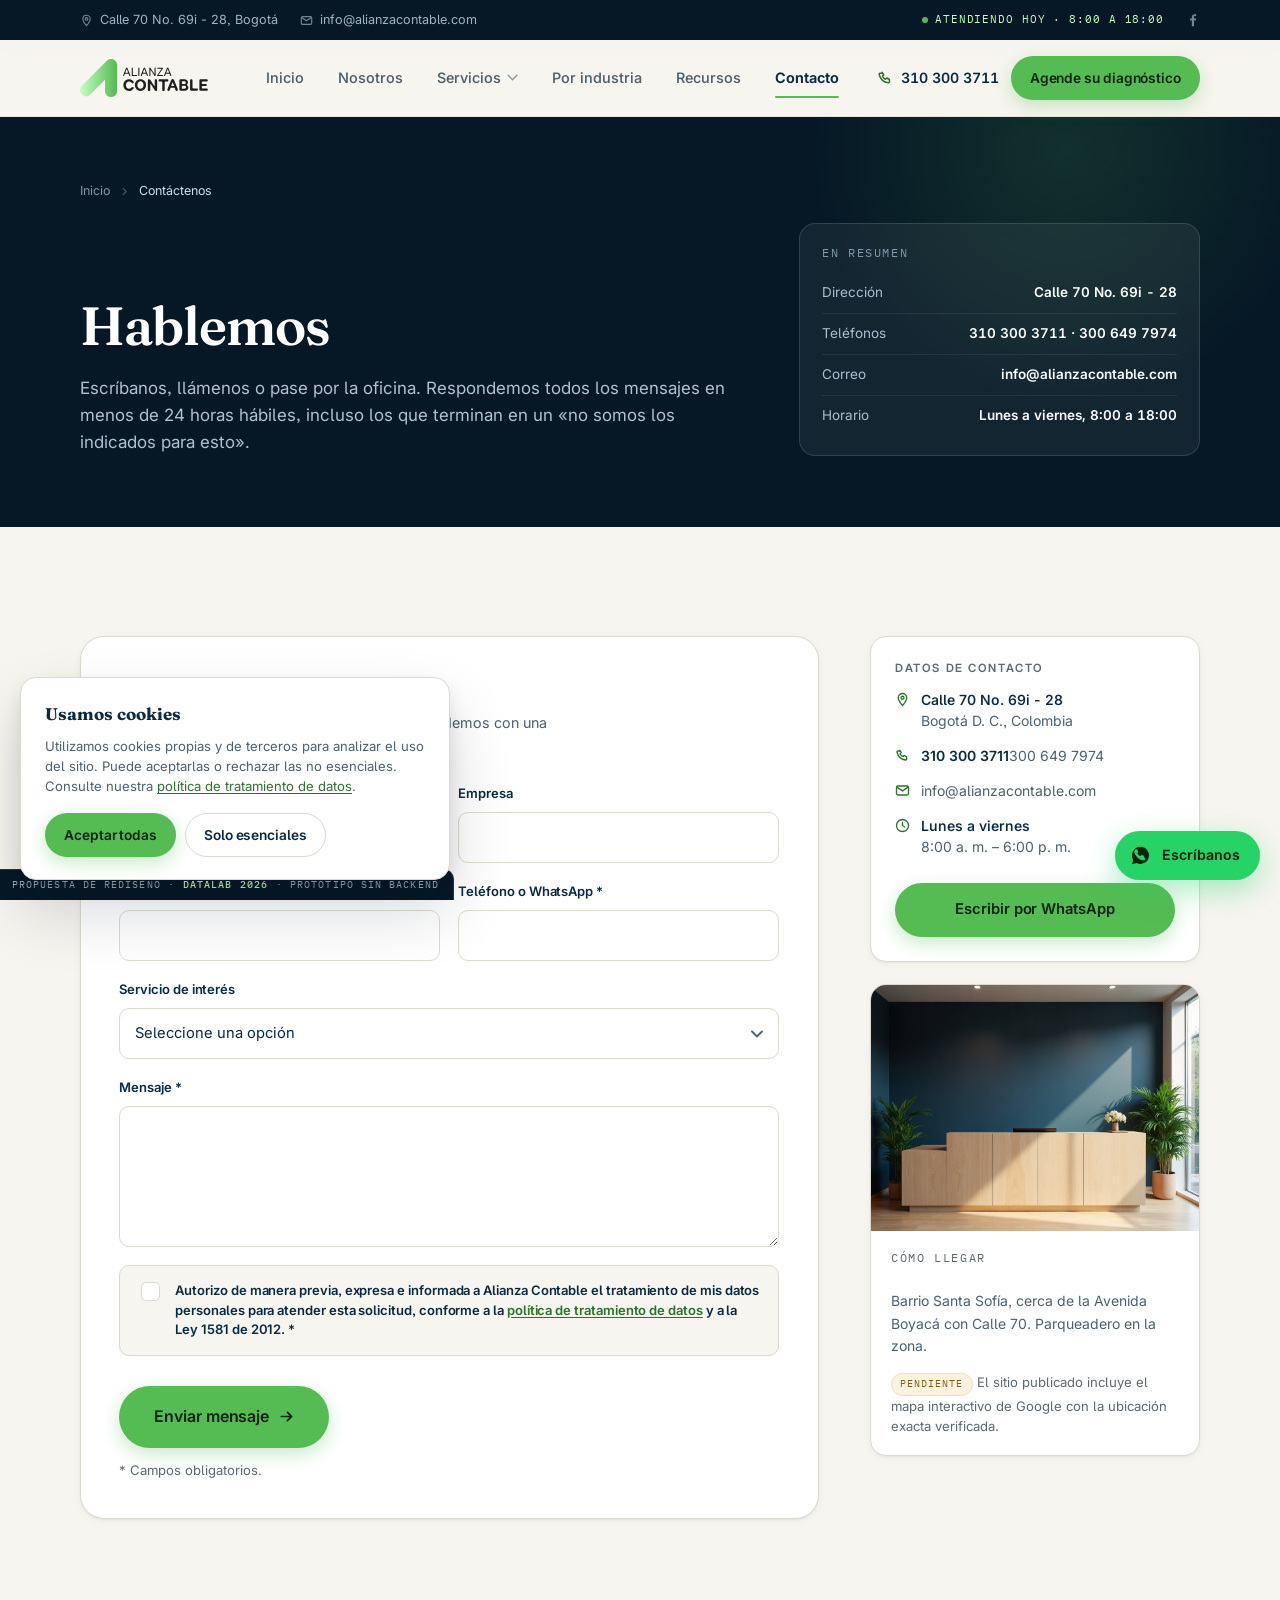
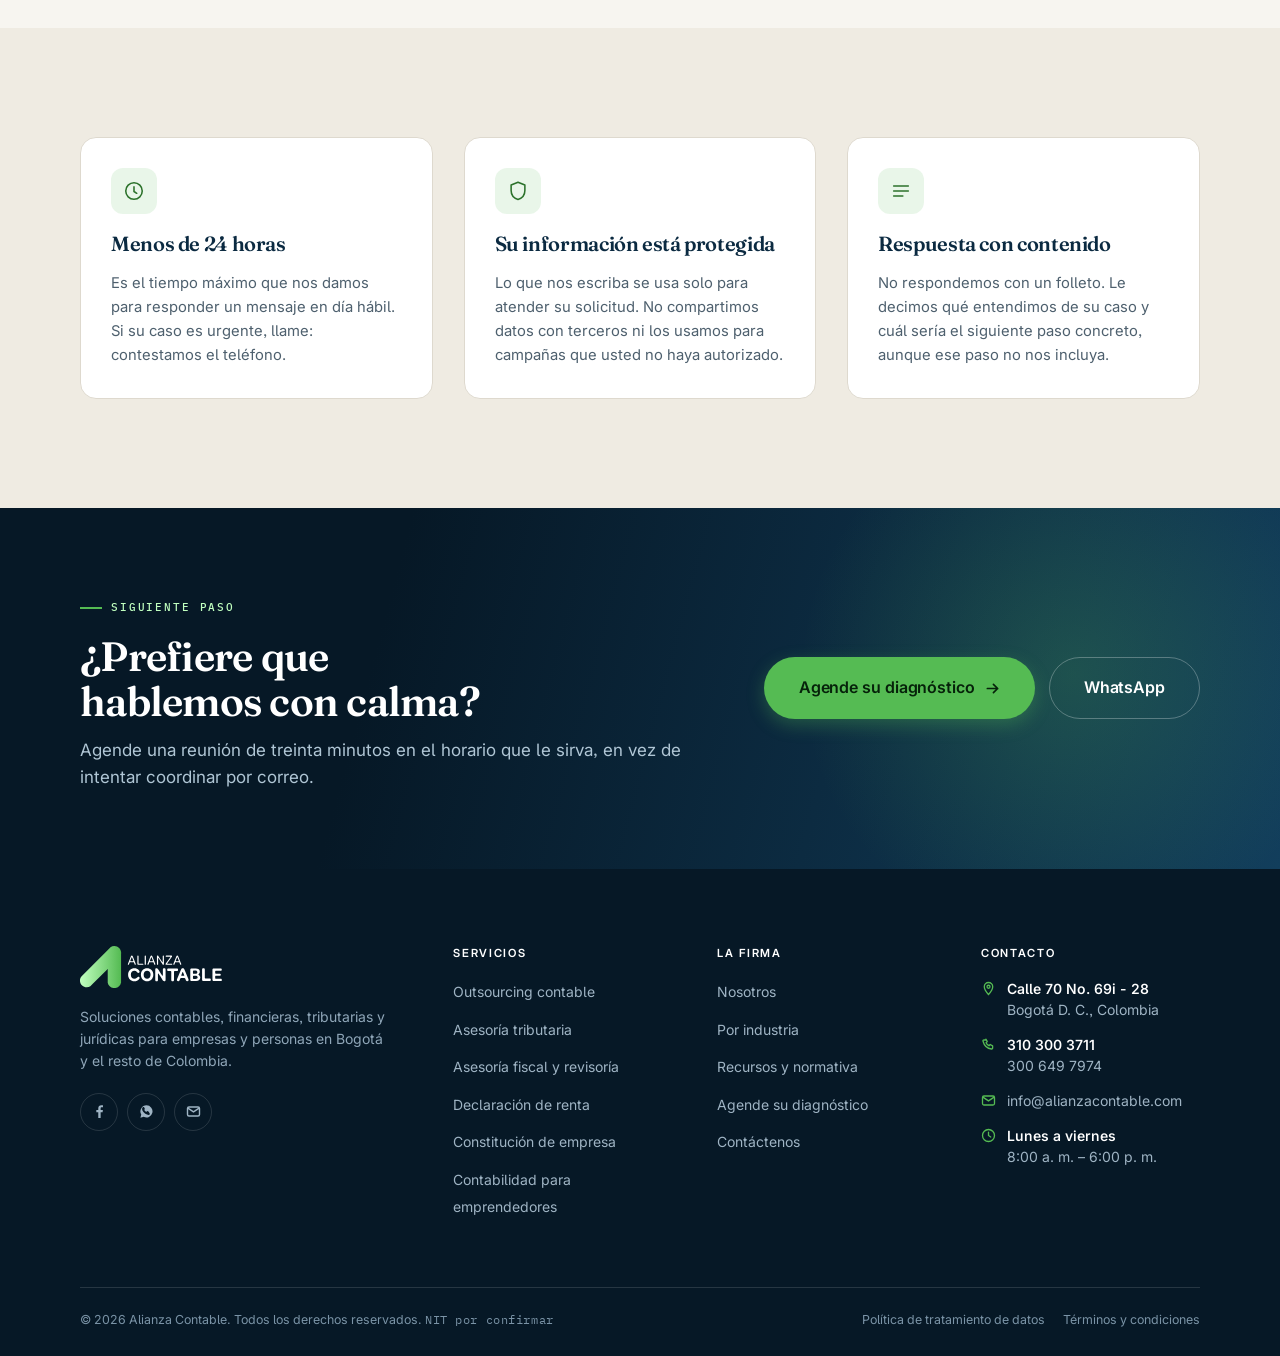
<file: contacto.html>
<!DOCTYPE html>
<html lang="es-CO">
<head>
<meta charset="utf-8">
<meta name="viewport" content="width=device-width, initial-scale=1">
<title>Contáctenos | Alianza Contable, Bogotá</title>
<meta name="description" content="Calle 70 No. 69i - 28, Bogotá. Teléfonos 310 300 3711 y 300 649 7974. info@alianzacontable.com. Respondemos en menos de 24 horas hábiles.">
<link rel="canonical" href="https://alianzacontable.com/contacto.html">
<meta name="theme-color" content="#0B2A41">
<!-- Maqueta de propuesta: no debe indexarse ni competir en Google con el sitio
     real de la firma, que comparte nombre, direccion y telefono. -->
<meta name="robots" content="noindex, nofollow">
<meta property="og:type" content="website">
<meta property="og:locale" content="es_CO">
<meta property="og:site_name" content="Alianza Contable">
<meta property="og:title" content="Contáctenos | Alianza Contable, Bogotá">
<meta property="og:description" content="Calle 70 No. 69i - 28, Bogotá. Teléfonos 310 300 3711 y 300 649 7974. info@alianzacontable.com. Respondemos en menos de 24 horas hábiles.">
<meta property="og:url" content="https://alianzacontable.com/contacto.html">
<meta property="og:image" content="https://alianzacontable.com/img/contacto.jpg">
<link rel="icon" href="img/logo.svg" type="image/svg+xml">
<link rel="preconnect" href="https://fonts.googleapis.com">
<link rel="preconnect" href="https://fonts.gstatic.com" crossorigin>
<link href="https://fonts.googleapis.com/css2?family=Fraunces:opsz,wght@9..144,400..700&family=IBM+Plex+Mono:wght@400;500&family=Inter:wght@400;500;600;700&display=swap" rel="stylesheet">
<link rel="stylesheet" href="css/site.css">

<!-- Datos estructurados de negocio: el vacío de SEO local más costoso del sitio actual.
     Coordenadas, horario y NIT quedan pendientes de confirmar con la firma. -->
<script type="application/ld+json">
{
  "@context": "https://schema.org",
  "@type": "AccountingService",
  "@id": "https://alianzacontable.com/#organizacion",
  "name": "Alianza Contable",
  "description": "Firma de outsourcing contable, tributario y financiero para empresas en Bogotá, Colombia.",
  "url": "https://alianzacontable.com/",
  "logo": "https://alianzacontable.com/img/logo.svg",
  "image": "https://alianzacontable.com/img/hero.jpg",
  "telephone": "+57 310 300 3711",
  "email": "info@alianzacontable.com",
  "priceRange": "$$",
  "address": {
    "@type": "PostalAddress",
    "streetAddress": "Calle 70 No. 69i - 28",
    "addressLocality": "Bogotá",
    "addressRegion": "Cundinamarca",
    "postalCode": "111071",
    "addressCountry": "CO"
  },
  "areaServed": { "@type": "City", "name": "Bogotá" },
  "openingHoursSpecification": [{
    "@type": "OpeningHoursSpecification",
    "dayOfWeek": ["Monday","Tuesday","Wednesday","Thursday","Friday"],
    "opens": "08:00", "closes": "18:00"
  }],
  "knowsLanguage": "es-CO",
  "serviceType": [
    "Outsourcing contable", "Asesoría tributaria", "Revisoría fiscal",
    "Declaración de renta", "Constitución de empresa", "Nómina electrónica"
  ]
}
</script>
</head>
<body>
<a class="skip" href="#main">Ir al contenido principal</a>

<!-- ============ BARRA SUPERIOR ============ -->
<div class="topbar">
  <div class="wrap">
    <div class="topbar-items">
      <a href="contacto.html">
        <svg width="13" height="13" viewBox="0 0 16 16" fill="none"><path d="M8 1.6c2.5 0 4.5 2 4.5 4.5 0 3.2-4.5 8.3-4.5 8.3S3.5 9.3 3.5 6.1C3.5 3.6 5.5 1.6 8 1.6z" stroke="currentColor" stroke-width="1.4"/><circle cx="8" cy="6.1" r="1.6" stroke="currentColor" stroke-width="1.4"/></svg>
        Calle 70 No. 69i - 28, Bogotá</a>
      <a href="mailto:info@alianzacontable.com">
        <svg width="13" height="13" viewBox="0 0 16 16" fill="none"><rect x="1.6" y="3.2" width="12.8" height="9.6" rx="1.6" stroke="currentColor" stroke-width="1.4"/><path d="M2 4.4l6 4 6-4" stroke="currentColor" stroke-width="1.4"/></svg>
        info@alianzacontable.com</a>
    </div>
    <div class="topbar-items">
      <span class="topbar-badge"><i class="dot-live"></i> Atendiendo hoy · 8:00 a 18:00</span>
      <a href="https://www.facebook.com/alianzacontable" aria-label="Facebook de Alianza Contable" rel="noopener">
        <svg width="14" height="14" viewBox="0 0 16 16" fill="currentColor"><path d="M9.2 15V8.7h2.1l.3-2.4H9.2V4.7c0-.7.2-1.2 1.2-1.2h1.3V1.4C11.5 1.3 10.7 1.3 9.9 1.3 8 1.3 6.7 2.4 6.7 4.5v1.8H4.6v2.4h2.1V15h2.5z"/></svg>
      </a>
    </div>
  </div>
</div>

<!-- ============ NAVEGACIÓN ============ -->
<header class="nav">
  <div class="wrap">
    <a class="brand" href="index.html" aria-label="Alianza Contable, ir al inicio">
      <img src="img/logo.svg" alt="Alianza Contable">
    </a>

    <nav aria-label="Navegación principal">
      <ul class="menu" id="menu">
        <li><a href="index.html">Inicio</a></li>
        <li><a href="nosotros.html">Nosotros</a></li>
        <li>
          <a href="#" aria-haspopup="true">Servicios
            <svg class="caret" width="11" height="7" viewBox="0 0 12 8" fill="none"><path d="M1 1.5L6 6.5L11 1.5" stroke="currentColor" stroke-width="1.7" stroke-linecap="round"/></svg>
          </a>
          <ul class="submenu">
            <li><a href="outsourcing-contable.html"><b>Outsourcing contable</b><span>Su departamento contable completo, tercerizado</span></a></li>
            <li><a href="asesoria-tributaria.html"><b>Asesoría tributaria</b><span>Impuestos, planeación y defensa ante la DIAN</span></a></li>
            <li><a href="asesoria-fiscal.html"><b>Asesoría fiscal y revisoría</b><span>Revisoría fiscal y auditoría independiente</span></a></li>
            <li><a href="declaracion-de-renta.html"><b>Declaración de renta</b><span>Personas naturales y sociedades</span></a></li>
            <li><a href="constitucion-de-empresa.html"><b>Constitución de empresa</b><span>De la idea a la sociedad formalizada</span></a></li>
            <li><a href="contabilidad-para-emprendedores.html"><b>Contabilidad para emprendedores</b><span>Plan de entrada para negocios que empiezan</span></a></li>
          </ul>
        </li>
        <li><a href="por-industria.html">Por industria</a></li>
        <li><a href="recursos.html">Recursos</a></li>
        <li class="current"><a href="contacto.html">Contacto</a></li>
        <li class="menu-cta"><a class="btn btn-primary" href="agende-su-diagnostico.html">Agende su diagnóstico gratuito</a></li>
      </ul>
    </nav>

    <div class="nav-cta">
      <a class="nav-call" href="tel:+573103003711" aria-label="Llamar al 310 300 3711">
        <svg width="18" height="18" viewBox="0 0 16 16" fill="none"><path d="M5.2 2.3l1.5 2.6-1.3 1.3c.6 1.3 1.8 2.5 3.1 3.1l1.3-1.3 2.6 1.5v2.3c0 .6-.5 1.1-1.1 1C6.2 12.3 3.4 9.5 2.1 4.3c-.1-.6.4-1.1 1-1.1h2.1z" stroke="currentColor" stroke-width="1.5" stroke-linejoin="round"/></svg>
      </a>
      <a class="nav-phone" href="tel:+573103003711">
        <svg width="16" height="16" viewBox="0 0 16 16" fill="none"><path d="M5.2 2.3l1.5 2.6-1.3 1.3c.6 1.3 1.8 2.5 3.1 3.1l1.3-1.3 2.6 1.5v2.3c0 .6-.5 1.1-1.1 1C6.2 12.3 3.4 9.5 2.1 4.3c-.1-.6.4-1.1 1-1.1h2.1z" stroke="currentColor" stroke-width="1.5" stroke-linejoin="round"/></svg>
        <span>310 300 3711</span>
      </a>
      <a class="btn btn-primary btn-sm" href="agende-su-diagnostico.html">Agende su diagnóstico</a>
      <button class="burger" aria-label="Abrir menú" aria-expanded="false" aria-controls="menu"><i></i><i></i><i></i></button>
    </div>
  </div>
</header>

<main id="main">
<section class="phead dark">
  <div class="wrap">
    <nav class="crumbs" aria-label="Ruta de navegación"><a href="index.html">Inicio</a><svg width="11" height="11" viewBox="0 0 16 16" fill="none"><path d="M6 3.5L10.5 8 6 12.5" stroke="currentColor" stroke-width="1.6" stroke-linecap="round" stroke-linejoin="round"/></svg><span aria-current="page">Contáctenos</span></nav>
    <div class="phead-grid">
      <div class="reveal">
        <h1>Hablemos</h1>
        <p class="lead">Escríbanos, llámenos o pase por la oficina. Respondemos todos los mensajes en menos de 24 horas hábiles, incluso los que terminan en un «no somos los indicados para esto».</p>
      </div>
      <div class="phead-panel reveal" data-d="1"><p class="kicker" style="color:#7F98AA;margin-bottom:10px">En resumen</p><ul><li><span>Dirección</span><b>Calle 70 No. 69i - 28</b></li><li><span>Teléfonos</span><b>310 300 3711 · 300 649 7974</b></li><li><span>Correo</span><b>info@alianzacontable.com</b></li><li><span>Horario</span><b>Lunes a viernes, 8:00 a 18:00</b></li></ul></div>
    </div>
  </div>
</section>
<section class="section">
  <div class="wrap split">
    <div class="tool reveal">
      <div class="tool-head">
        <div><h3>Envíenos un mensaje</h3>
          <p>Cuéntenos brevemente qué necesita y le respondemos con una propuesta de siguiente
            paso, no con un folleto.</p></div>
      </div>
      <form data-demo novalidate>
        <div class="form-grid">
          <div class="field"><label for="c-n">Nombre completo *</label>
            <input class="input" id="c-n" name="nombre" required autocomplete="name"></div>
          <div class="field"><label for="c-emp">Empresa</label>
            <input class="input" id="c-emp" name="empresa" autocomplete="organization"></div>
          <div class="field"><label for="c-e">Correo electrónico *</label>
            <input class="input" id="c-e" name="correo" type="email" required autocomplete="email"></div>
          <div class="field"><label for="c-t">Teléfono o WhatsApp *</label>
            <input class="input" id="c-t" name="telefono" type="tel" required autocomplete="tel"></div>
          <div class="field full"><label for="c-s">Servicio de interés</label>
            <select class="input" id="c-s" name="servicio">
              <option value="">Seleccione una opción</option>
              <option value="outsourcing-contable">Outsourcing contable</option>
              <option value="asesoria-tributaria">Asesoría tributaria</option>
              <option value="asesoria-fiscal">Asesoría fiscal y revisoría</option>
              <option value="declaracion-de-renta">Declaración de renta</option>
              <option value="constitucion-de-empresa">Constitución de empresa</option>
              <option value="contabilidad-para-emprendedores">Contabilidad para emprendedores</option>
              <option value="otro">Otro asunto</option>
            </select></div>
          <div class="field full"><label for="c-m">Mensaje *</label>
            <textarea class="input" id="c-m" name="mensaje" rows="5" required></textarea></div>
          <div class="field full">
            <label class="consent"><input type="checkbox" required>
              <span>Autorizo de manera previa, expresa e informada a Alianza Contable el
              tratamiento de mis datos personales para atender esta solicitud, conforme a la
              <a href="politica-de-datos.html">política de tratamiento de datos</a> y a la
              Ley 1581 de 2012. *</span></label>
          </div>
        </div>
        <button class="btn btn-primary btn-lg mt-1" type="submit">Enviar mensaje <svg width="15" height="15" viewBox="0 0 16 16" fill="none"><path d="M2.5 8h11m-4.5-4.5L13.5 8 9 12.5" stroke="currentColor" stroke-width="1.8" stroke-linecap="round" stroke-linejoin="round"/></svg></button>
        <p class="note mt-1">* Campos obligatorios.</p>
      </form>
      <div class="form-ok">
        <span class="tick" style="width:22px;height:22px"><svg width="12" height="12" viewBox="0 0 16 16" fill="none"><path d="M3 8.4l3.2 3.2L13 5" stroke="currentColor" stroke-width="2.6" stroke-linecap="round" stroke-linejoin="round"/></svg></span>
        <div><b>Mensaje registrado</b>
          <p>Este sitio es un prototipo de diseño: no se envió ninguna información. En el sitio
            publicado, el mensaje llegaría al correo de la firma y quedaría registrado con la
            fecha de la autorización de datos.</p></div>
      </div>
    </div>

    <aside class="sticky-aside">
      <div class="aside-card mb-2">
        <h4>Datos de contacto</h4>
        <ul class="footer-contact" style="color:var(--text-2)">
          <li><svg width="15" height="15" viewBox="0 0 16 16" fill="none" style="color:var(--green-700)"><path d="M8 1.6c2.5 0 4.5 2 4.5 4.5 0 3.2-4.5 8.3-4.5 8.3S3.5 9.3 3.5 6.1C3.5 3.6 5.5 1.6 8 1.6z" stroke="currentColor" stroke-width="1.4"/><circle cx="8" cy="6.1" r="1.6" stroke="currentColor" stroke-width="1.4"/></svg>
            <span><b style="color:var(--navy)">Calle 70 No. 69i - 28</b>Bogotá D. C., Colombia</span></li>
          <li><svg width="15" height="15" viewBox="0 0 16 16" fill="none" style="color:var(--green-700)"><path d="M5.2 2.3l1.5 2.6-1.3 1.3c.6 1.3 1.8 2.5 3.1 3.1l1.3-1.3 2.6 1.5v2.3c0 .6-.5 1.1-1.1 1C6.2 12.3 3.4 9.5 2.1 4.3c-.1-.6.4-1.1 1-1.1h2.1z" stroke="currentColor" stroke-width="1.4" stroke-linejoin="round"/></svg>
            <span><a href="tel:+573103003711" style="color:var(--navy);font-weight:600">310 300 3711</a><a href="tel:+573006497974" style="color:var(--text-2)">300 649 7974</a></span></li>
          <li><svg width="15" height="15" viewBox="0 0 16 16" fill="none" style="color:var(--green-700)"><rect x="1.6" y="3.2" width="12.8" height="9.6" rx="1.6" stroke="currentColor" stroke-width="1.4"/><path d="M2 4.4l6 4 6-4" stroke="currentColor" stroke-width="1.4"/></svg>
            <span><a href="mailto:info@alianzacontable.com" style="color:var(--text-2)">info@alianzacontable.com</a></span></li>
          <li><svg width="15" height="15" viewBox="0 0 16 16" fill="none" style="color:var(--green-700)"><circle cx="8" cy="8" r="6.4" stroke="currentColor" stroke-width="1.4"/><path d="M8 4.4V8l2.4 1.6" stroke="currentColor" stroke-width="1.4" stroke-linecap="round"/></svg>
            <span><b style="color:var(--navy)">Lunes a viernes</b>8:00 a. m. – 6:00 p. m.</span></li>
        </ul>
        <a class="btn btn-primary mt-1" href="https://wa.me/573103003711" rel="noopener" style="width:100%">
          Escribir por WhatsApp</a>
      </div>

      <div class="aside-card" style="padding:0;overflow:hidden">
        <div style="position:relative;aspect-ratio:4/3;background:var(--paper-2)">
          <img src="img/contacto.jpg" alt="Recepción de la oficina de Alianza Contable en Bogotá"
               loading="lazy" width="1024" height="768"
               style="width:100%;height:100%;object-fit:cover">
        </div>
        <div style="padding:18px 20px">
          <p class="kicker mb-2">Cómo llegar</p>
          <p style="font-size:.875rem;color:var(--text-2);margin-bottom:14px">Barrio Santa Sofía,
            cerca de la Avenida Boyacá con Calle 70. Parqueadero en la zona.</p>
          <p class="note"><span class="demo-tag">Pendiente</span> El sitio publicado incluye el
            mapa interactivo de Google con la ubicación exacta verificada.</p>
        </div>
      </div>
    </aside>
  </div>
</section>

<section class="section paper-2">
  <div class="wrap">
    <div class="grid g-3">
      <article class="card reveal">
        <div class="icon-box"><svg width="22" height="22" viewBox="0 0 24 24" fill="none"><circle cx="12" cy="12" r="9" stroke="currentColor" stroke-width="1.7"/><path d="M12 7.5v5l3 2" stroke="currentColor" stroke-width="1.7" stroke-linecap="round"/></svg></div>
        <h3>Menos de 24 horas</h3>
        <p>Es el tiempo máximo que nos damos para responder un mensaje en día hábil. Si su caso es
          urgente, llame: contestamos el teléfono.</p>
      </article>
      <article class="card reveal" data-d="1">
        <div class="icon-box"><svg width="22" height="22" viewBox="0 0 24 24" fill="none"><path d="M12 2.5l7.5 3v6c0 4.6-3.1 8.4-7.5 9.8-4.4-1.4-7.5-5.2-7.5-9.8v-6l7.5-3z" stroke="currentColor" stroke-width="1.7" stroke-linejoin="round"/></svg></div>
        <h3>Su información está protegida</h3>
        <p>Lo que nos escriba se usa solo para atender su solicitud. No compartimos datos con
          terceros ni los usamos para campañas que usted no haya autorizado.</p>
      </article>
      <article class="card reveal" data-d="2">
        <div class="icon-box"><svg width="22" height="22" viewBox="0 0 24 24" fill="none"><path d="M4 6.5h16M4 12h16M4 17.5h10" stroke="currentColor" stroke-width="1.7" stroke-linecap="round"/></svg></div>
        <h3>Respuesta con contenido</h3>
        <p>No respondemos con un folleto. Le decimos qué entendimos de su caso y cuál sería el
          siguiente paso concreto, aunque ese paso no nos incluya.</p>
      </article>
    </div>
  </div>
</section>

<section class="cta-band dark">
  <div class="wrap">
    <div class="reveal">
      <p class="eyebrow">Siguiente paso</p>
      <h2>¿Prefiere que hablemos con calma?</h2>
      <p>Agende una reunión de treinta minutos en el horario que le sirva, en vez de intentar coordinar por correo.</p>
    </div>
    <div class="btn-row reveal" data-d="1">
      <a class="btn btn-primary btn-lg" href="agende-su-diagnostico.html">Agende su diagnóstico <svg width="15" height="15" viewBox="0 0 16 16" fill="none"><path d="M2.5 8h11m-4.5-4.5L13.5 8 9 12.5" stroke="currentColor" stroke-width="1.8" stroke-linecap="round" stroke-linejoin="round"/></svg></a>
      <a class="btn btn-outline btn-lg" href="https://wa.me/573103003711" rel="noopener">WhatsApp</a>
    </div>
  </div>
</section>
</main>

<!-- ============ PIE ============ -->
<footer class="footer">
  <div class="wrap">
    <div class="footer-grid">
      <div class="footer-brand">
        <img src="img/logo-blanco.svg" alt="Alianza Contable">
        <p>Soluciones contables, financieras, tributarias y jurídicas para empresas y personas
          en Bogotá y el resto de Colombia.</p>
        <div class="socials">
          <a href="https://www.facebook.com/alianzacontable" aria-label="Facebook" rel="noopener">
            <svg width="15" height="15" viewBox="0 0 16 16" fill="currentColor"><path d="M9.2 15V8.7h2.1l.3-2.4H9.2V4.7c0-.7.2-1.2 1.2-1.2h1.3V1.4C11.5 1.3 10.7 1.3 9.9 1.3 8 1.3 6.7 2.4 6.7 4.5v1.8H4.6v2.4h2.1V15h2.5z"/></svg></a>
          <a href="https://wa.me/573103003711" aria-label="WhatsApp" rel="noopener">
            <svg width="15" height="15" viewBox="0 0 16 16" fill="currentColor"><path d="M8 1.4a6.5 6.5 0 00-5.6 9.8L1.5 14.6l3.5-.9A6.5 6.5 0 108 1.4zm3.8 9.2c-.2.5-.9.9-1.3 1-.4 0-.8.2-2.6-.6-2.2-1-3.6-3.3-3.7-3.4-.1-.2-.9-1.2-.9-2.3 0-1.1.6-1.6.8-1.8.2-.2.4-.3.6-.3h.4c.1 0 .3 0 .5.4l.6 1.5c0 .1.1.2 0 .4l-.3.4-.2.2c-.1.1-.2.2 0 .4l.7 1c.5.5 1 .7 1.2.8.2.1.3.1.4 0l.6-.7c.1-.2.3-.1.4-.1l1.4.7c.2.1.3.2.4.3v.9z"/></svg></a>
          <a href="mailto:info@alianzacontable.com" aria-label="Correo">
            <svg width="15" height="15" viewBox="0 0 16 16" fill="none"><rect x="1.6" y="3.2" width="12.8" height="9.6" rx="1.6" stroke="currentColor" stroke-width="1.5"/><path d="M2 4.4l6 4 6-4" stroke="currentColor" stroke-width="1.5"/></svg></a>
        </div>
      </div>

      <div>
        <h4>Servicios</h4>
        <ul class="footer-links">
          <li><a href="outsourcing-contable.html">Outsourcing contable</a></li>
          <li><a href="asesoria-tributaria.html">Asesoría tributaria</a></li>
          <li><a href="asesoria-fiscal.html">Asesoría fiscal y revisoría</a></li>
          <li><a href="declaracion-de-renta.html">Declaración de renta</a></li>
          <li><a href="constitucion-de-empresa.html">Constitución de empresa</a></li>
          <li><a href="contabilidad-para-emprendedores.html">Contabilidad para emprendedores</a></li>
        </ul>
      </div>

      <div>
        <h4>La firma</h4>
        <ul class="footer-links">
          <li><a href="nosotros.html">Nosotros</a></li>
          <li><a href="por-industria.html">Por industria</a></li>
          <li><a href="recursos.html">Recursos y normativa</a></li>
          <li><a href="agende-su-diagnostico.html">Agende su diagnóstico</a></li>
          <li><a href="contacto.html">Contáctenos</a></li>
        </ul>
      </div>

      <div>
        <h4>Contacto</h4>
        <ul class="footer-contact">
          <li><svg width="15" height="15" viewBox="0 0 16 16" fill="none"><path d="M8 1.6c2.5 0 4.5 2 4.5 4.5 0 3.2-4.5 8.3-4.5 8.3S3.5 9.3 3.5 6.1C3.5 3.6 5.5 1.6 8 1.6z" stroke="currentColor" stroke-width="1.4"/><circle cx="8" cy="6.1" r="1.6" stroke="currentColor" stroke-width="1.4"/></svg>
            <span><b>Calle 70 No. 69i - 28</b>Bogotá D. C., Colombia</span></li>
          <li><svg width="15" height="15" viewBox="0 0 16 16" fill="none"><path d="M5.2 2.3l1.5 2.6-1.3 1.3c.6 1.3 1.8 2.5 3.1 3.1l1.3-1.3 2.6 1.5v2.3c0 .6-.5 1.1-1.1 1C6.2 12.3 3.4 9.5 2.1 4.3c-.1-.6.4-1.1 1-1.1h2.1z" stroke="currentColor" stroke-width="1.4" stroke-linejoin="round"/></svg>
            <span><a href="tel:+573103003711"><b>310 300 3711</b></a><a href="tel:+573006497974">300 649 7974</a></span></li>
          <li><svg width="15" height="15" viewBox="0 0 16 16" fill="none"><rect x="1.6" y="3.2" width="12.8" height="9.6" rx="1.6" stroke="currentColor" stroke-width="1.4"/><path d="M2 4.4l6 4 6-4" stroke="currentColor" stroke-width="1.4"/></svg>
            <span><a href="mailto:info@alianzacontable.com">info@alianzacontable.com</a></span></li>
          <li><svg width="15" height="15" viewBox="0 0 16 16" fill="none"><circle cx="8" cy="8" r="6.4" stroke="currentColor" stroke-width="1.4"/><path d="M8 4.4V8l2.4 1.6" stroke="currentColor" stroke-width="1.4" stroke-linecap="round"/></svg>
            <span><b>Lunes a viernes</b>8:00 a. m. – 6:00 p. m.</span></li>
        </ul>
      </div>
    </div>

    <div class="footer-bottom">
      <span>© <span data-year>2026</span> Alianza Contable. Todos los derechos reservados.
        <span class="nit">NIT por confirmar</span></span>
      <div class="footer-legal">
        <a href="politica-de-datos.html">Política de tratamiento de datos</a>
        <a href="terminos-y-condiciones.html">Términos y condiciones</a>
      </div>
    </div>
  </div>
</footer>

<!-- ============ FLOTANTES ============ -->
<a class="wa" href="https://wa.me/573103003711?text=Hola,%20quisiera%20informaci%C3%B3n%20sobre%20outsourcing%20contable" rel="noopener" aria-label="Escribir por WhatsApp">
  <svg width="21" height="21" viewBox="0 0 16 16" fill="currentColor"><path d="M8 1.4a6.5 6.5 0 00-5.6 9.8L1.5 14.6l3.5-.9A6.5 6.5 0 108 1.4zm3.8 9.2c-.2.5-.9.9-1.3 1-.4 0-.8.2-2.6-.6-2.2-1-3.6-3.3-3.7-3.4-.1-.2-.9-1.2-.9-2.3 0-1.1.6-1.6.8-1.8.2-.2.4-.3.6-.3h.4c.1 0 .3 0 .5.4l.6 1.5c0 .1.1.2 0 .4l-.3.4-.2.2c-.1.1-.2.2 0 .4l.7 1c.5.5 1 .7 1.2.8.2.1.3.1.4 0l.6-.7c.1-.2.3-.1.4-.1l1.4.7c.2.1.3.2.4.3v.9z"/></svg>
  <span>Escríbanos</span>
</a>

<div class="cookies" id="cookies" role="dialog" aria-live="polite" aria-label="Consentimiento de cookies">
  <b>Usamos cookies</b>
  <p>Utilizamos cookies propias y de terceros para analizar el uso del sitio. Puede aceptarlas o
    rechazar las no esenciales. Consulte nuestra <a href="politica-de-datos.html">política de
    tratamiento de datos</a>.</p>
  <div class="btn-row">
    <button class="btn btn-primary btn-sm" data-consent="all">Aceptar todas</button>
    <button class="btn btn-outline btn-sm" data-consent="essential">Solo esenciales</button>
  </div>
</div>

<div class="demo-ribbon">Propuesta de rediseño · <b>DataLab 2026</b> · prototipo sin backend</div>

<script src="js/site.js"></script>
</body>
</html>
</file>
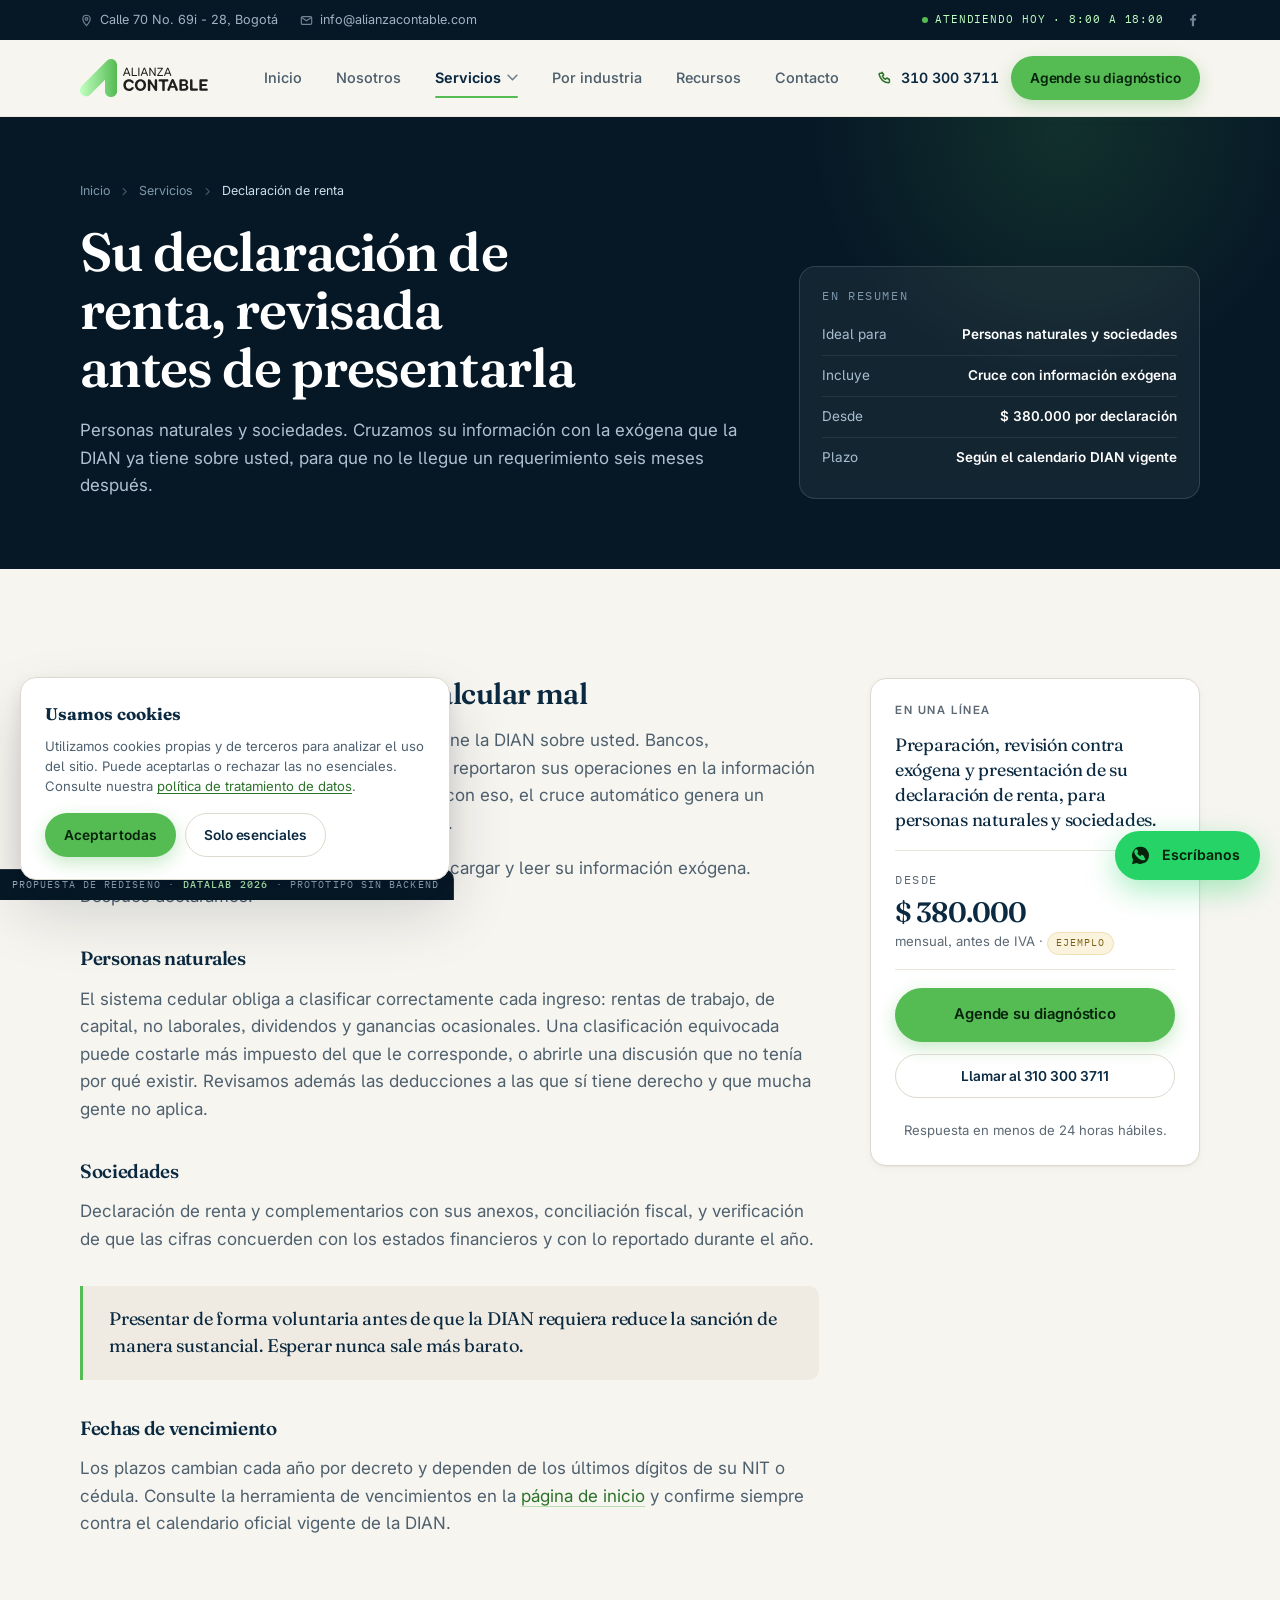
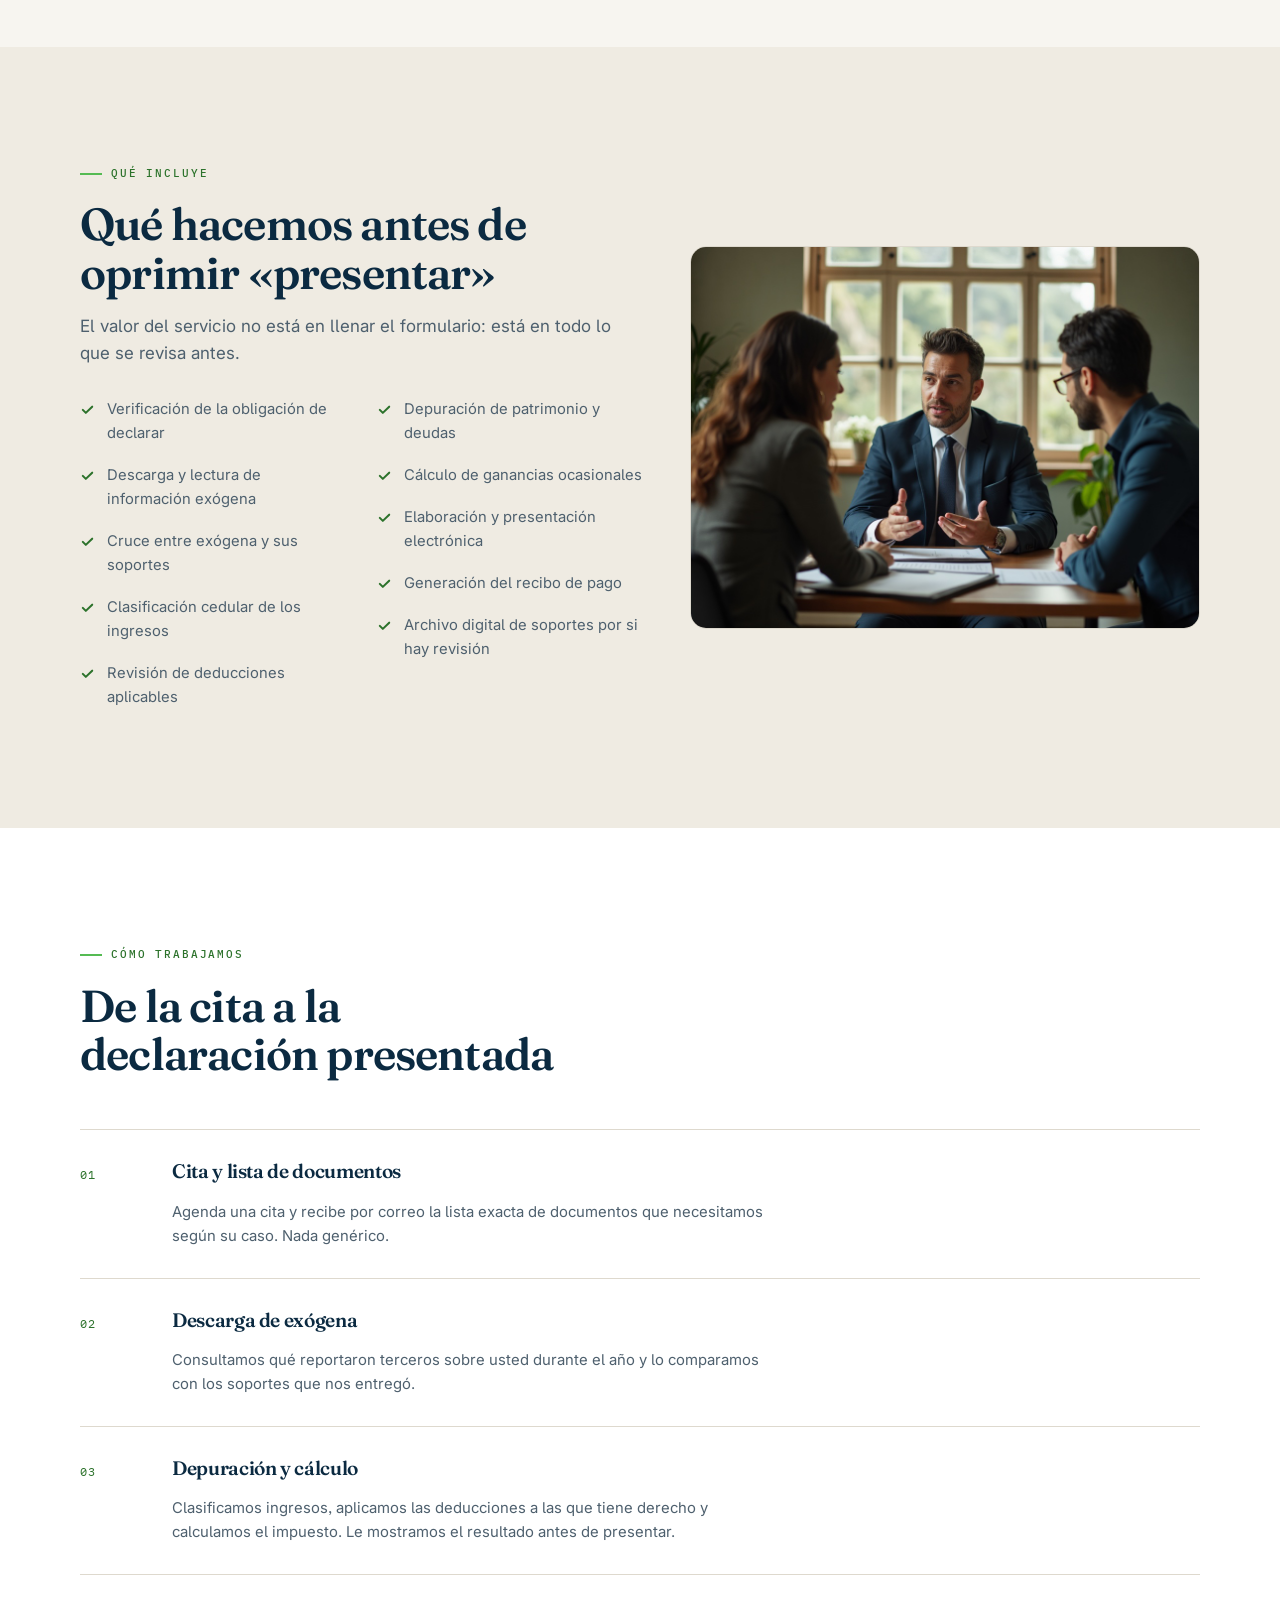
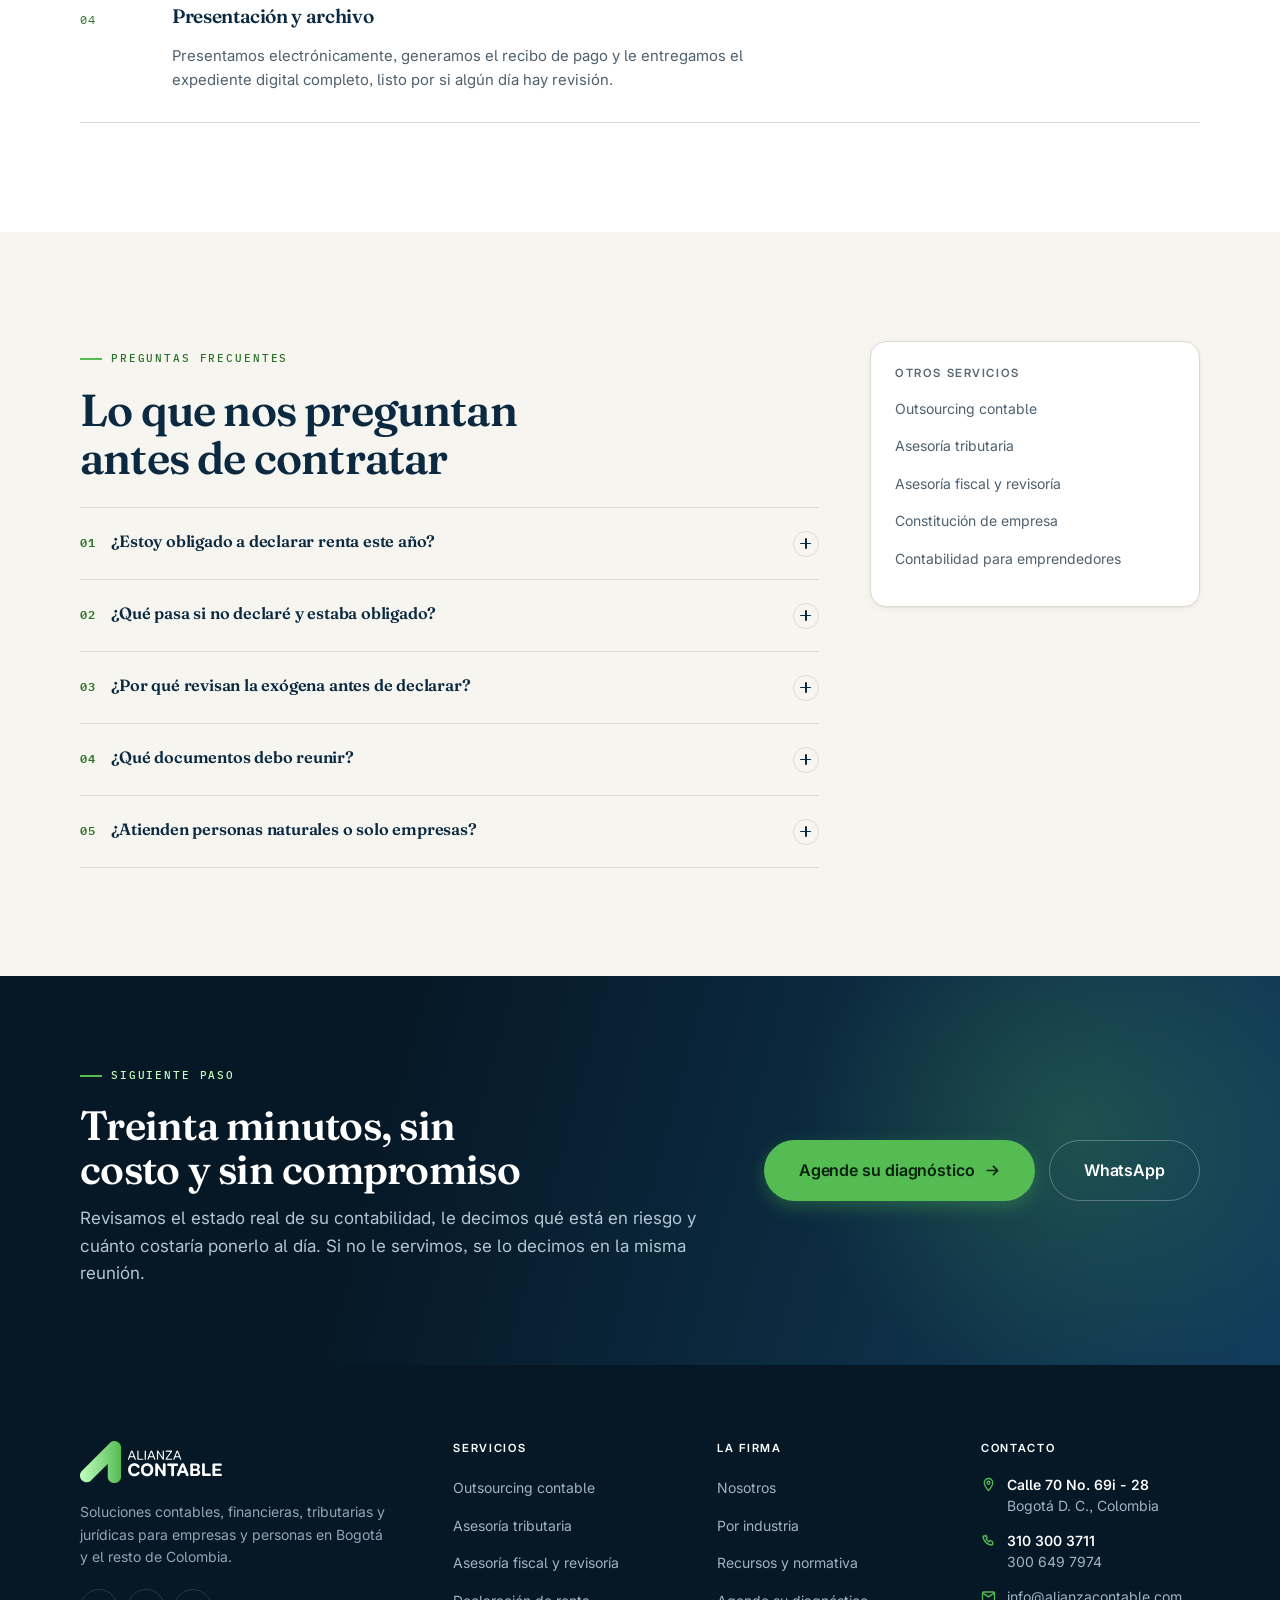
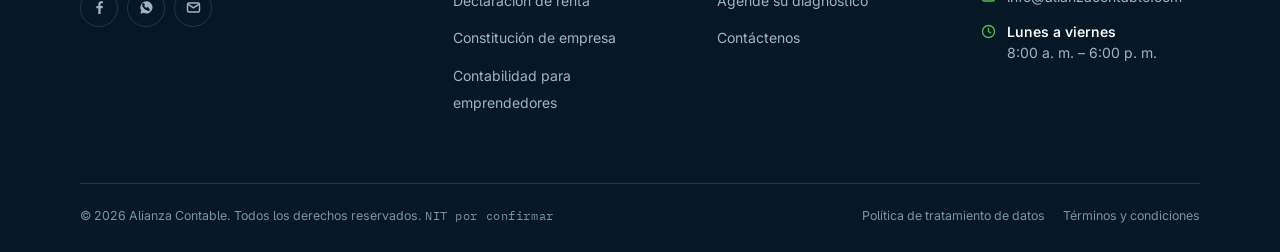
<file: declaracion-de-renta.html>
<!DOCTYPE html>
<html lang="es-CO">
<head>
<meta charset="utf-8">
<meta name="viewport" content="width=device-width, initial-scale=1">
<title>Declaración de renta en Bogotá | Alianza Contable</title>
<meta name="description" content="Declaración de renta para personas naturales y sociedades, con revisión previa de la información exógena para evitar requerimientos posteriores.">
<link rel="canonical" href="https://alianzacontable.com/declaracion-de-renta.html">
<meta name="theme-color" content="#0B2A41">
<!-- Maqueta de propuesta: no debe indexarse ni competir en Google con el sitio
     real de la firma, que comparte nombre, direccion y telefono. -->
<meta name="robots" content="noindex, nofollow">
<meta property="og:type" content="website">
<meta property="og:locale" content="es_CO">
<meta property="og:site_name" content="Alianza Contable">
<meta property="og:title" content="Declaración de renta en Bogotá | Alianza Contable">
<meta property="og:description" content="Declaración de renta para personas naturales y sociedades, con revisión previa de la información exógena para evitar requerimientos posteriores.">
<meta property="og:url" content="https://alianzacontable.com/declaracion-de-renta.html">
<meta property="og:image" content="https://alianzacontable.com/img/srv-renta.jpg">
<link rel="icon" href="img/logo.svg" type="image/svg+xml">
<link rel="preconnect" href="https://fonts.googleapis.com">
<link rel="preconnect" href="https://fonts.gstatic.com" crossorigin>
<link href="https://fonts.googleapis.com/css2?family=Fraunces:opsz,wght@9..144,400..700&family=IBM+Plex+Mono:wght@400;500&family=Inter:wght@400;500;600;700&display=swap" rel="stylesheet">
<link rel="stylesheet" href="css/site.css">

<!-- Datos estructurados de negocio: el vacío de SEO local más costoso del sitio actual.
     Coordenadas, horario y NIT quedan pendientes de confirmar con la firma. -->
<script type="application/ld+json">
{
  "@context": "https://schema.org",
  "@type": "AccountingService",
  "@id": "https://alianzacontable.com/#organizacion",
  "name": "Alianza Contable",
  "description": "Firma de outsourcing contable, tributario y financiero para empresas en Bogotá, Colombia.",
  "url": "https://alianzacontable.com/",
  "logo": "https://alianzacontable.com/img/logo.svg",
  "image": "https://alianzacontable.com/img/hero.jpg",
  "telephone": "+57 310 300 3711",
  "email": "info@alianzacontable.com",
  "priceRange": "$$",
  "address": {
    "@type": "PostalAddress",
    "streetAddress": "Calle 70 No. 69i - 28",
    "addressLocality": "Bogotá",
    "addressRegion": "Cundinamarca",
    "postalCode": "111071",
    "addressCountry": "CO"
  },
  "areaServed": { "@type": "City", "name": "Bogotá" },
  "openingHoursSpecification": [{
    "@type": "OpeningHoursSpecification",
    "dayOfWeek": ["Monday","Tuesday","Wednesday","Thursday","Friday"],
    "opens": "08:00", "closes": "18:00"
  }],
  "knowsLanguage": "es-CO",
  "serviceType": [
    "Outsourcing contable", "Asesoría tributaria", "Revisoría fiscal",
    "Declaración de renta", "Constitución de empresa", "Nómina electrónica"
  ]
}
</script>
<script type="application/ld+json">
{"@context":"https://schema.org","@type":"Service","name":"Declaración de renta","serviceType":"Declaración de renta","description":"Preparación y presentación de la declaración de renta en Bogotá.","url":"https://alianzacontable.com/declaracion-de-renta.html","areaServed":{"@type":"City","name":"Bogotá"},"provider":{"@type":"AccountingService","name":"Alianza Contable","@id":"https://alianzacontable.com/#organizacion"}}
</script>
<script type="application/ld+json">
{"@context":"https://schema.org","@type":"FAQPage","mainEntity":[{"@type":"Question","name":"¿Estoy obligado a declarar renta este año?","acceptedAnswer":{"@type":"Answer","text":"Los topes de patrimonio, ingresos, consumos con tarjeta, compras y consignaciones se actualizan cada año en UVT mediante decreto. No basta con recordar lo del año pasado. Revisamos su caso concreto contra los topes vigentes y le decimos si está obligado, sin costo y sin compromiso."}},{"@type":"Question","name":"¿Qué pasa si no declaré y estaba obligado?","acceptedAnswer":{"@type":"Answer","text":"Se genera sanción por extemporaneidad, que aumenta por cada mes de retraso, más intereses de mora. Presentar de forma voluntaria antes de que la DIAN lo requiera reduce significativamente la sanción. Cuanto antes se corrija, menos cuesta."}},{"@type":"Question","name":"¿Por qué revisan la exógena antes de declarar?","acceptedAnswer":{"@type":"Answer","text":"Porque la DIAN ya sabe buena parte de lo que usted va a declarar: bancos, empleadores y comercios reportaron sus operaciones. Si su declaración no coincide con esa información, el cruce automático genera el requerimiento. Comparamos ambas fuentes antes de presentar."}},{"@type":"Question","name":"¿Qué documentos debo reunir?","acceptedAnswer":{"@type":"Answer","text":"Certificado de ingresos y retenciones, certificados bancarios y de inversiones, certificados de deudas, escrituras y avalúos de inmuebles, tarjeta de propiedad de vehículos, y los soportes de deducciones: medicina prepagada, intereses de vivienda, dependientes y aportes voluntarios. Le enviamos la lista completa al agendar."}},{"@type":"Question","name":"¿Atienden personas naturales o solo empresas?","acceptedAnswer":{"@type":"Answer","text":"Las dos. Para personas naturales manejamos la cédula tributaria completa: rentas de trabajo, de capital, no laborales, dividendos y ganancias ocasionales. Para sociedades, la declaración de renta y complementarios junto con sus anexos."}}]}
</script>
</head>
<body>
<a class="skip" href="#main">Ir al contenido principal</a>

<!-- ============ BARRA SUPERIOR ============ -->
<div class="topbar">
  <div class="wrap">
    <div class="topbar-items">
      <a href="contacto.html">
        <svg width="13" height="13" viewBox="0 0 16 16" fill="none"><path d="M8 1.6c2.5 0 4.5 2 4.5 4.5 0 3.2-4.5 8.3-4.5 8.3S3.5 9.3 3.5 6.1C3.5 3.6 5.5 1.6 8 1.6z" stroke="currentColor" stroke-width="1.4"/><circle cx="8" cy="6.1" r="1.6" stroke="currentColor" stroke-width="1.4"/></svg>
        Calle 70 No. 69i - 28, Bogotá</a>
      <a href="mailto:info@alianzacontable.com">
        <svg width="13" height="13" viewBox="0 0 16 16" fill="none"><rect x="1.6" y="3.2" width="12.8" height="9.6" rx="1.6" stroke="currentColor" stroke-width="1.4"/><path d="M2 4.4l6 4 6-4" stroke="currentColor" stroke-width="1.4"/></svg>
        info@alianzacontable.com</a>
    </div>
    <div class="topbar-items">
      <span class="topbar-badge"><i class="dot-live"></i> Atendiendo hoy · 8:00 a 18:00</span>
      <a href="https://www.facebook.com/alianzacontable" aria-label="Facebook de Alianza Contable" rel="noopener">
        <svg width="14" height="14" viewBox="0 0 16 16" fill="currentColor"><path d="M9.2 15V8.7h2.1l.3-2.4H9.2V4.7c0-.7.2-1.2 1.2-1.2h1.3V1.4C11.5 1.3 10.7 1.3 9.9 1.3 8 1.3 6.7 2.4 6.7 4.5v1.8H4.6v2.4h2.1V15h2.5z"/></svg>
      </a>
    </div>
  </div>
</div>

<!-- ============ NAVEGACIÓN ============ -->
<header class="nav">
  <div class="wrap">
    <a class="brand" href="index.html" aria-label="Alianza Contable, ir al inicio">
      <img src="img/logo.svg" alt="Alianza Contable">
    </a>

    <nav aria-label="Navegación principal">
      <ul class="menu" id="menu">
        <li><a href="index.html">Inicio</a></li>
        <li><a href="nosotros.html">Nosotros</a></li>
        <li class="current">
          <a href="#" aria-haspopup="true">Servicios
            <svg class="caret" width="11" height="7" viewBox="0 0 12 8" fill="none"><path d="M1 1.5L6 6.5L11 1.5" stroke="currentColor" stroke-width="1.7" stroke-linecap="round"/></svg>
          </a>
          <ul class="submenu">
            <li><a href="outsourcing-contable.html"><b>Outsourcing contable</b><span>Su departamento contable completo, tercerizado</span></a></li>
            <li><a href="asesoria-tributaria.html"><b>Asesoría tributaria</b><span>Impuestos, planeación y defensa ante la DIAN</span></a></li>
            <li><a href="asesoria-fiscal.html"><b>Asesoría fiscal y revisoría</b><span>Revisoría fiscal y auditoría independiente</span></a></li>
            <li><a href="declaracion-de-renta.html"><b>Declaración de renta</b><span>Personas naturales y sociedades</span></a></li>
            <li><a href="constitucion-de-empresa.html"><b>Constitución de empresa</b><span>De la idea a la sociedad formalizada</span></a></li>
            <li><a href="contabilidad-para-emprendedores.html"><b>Contabilidad para emprendedores</b><span>Plan de entrada para negocios que empiezan</span></a></li>
          </ul>
        </li>
        <li><a href="por-industria.html">Por industria</a></li>
        <li><a href="recursos.html">Recursos</a></li>
        <li><a href="contacto.html">Contacto</a></li>
        <li class="menu-cta"><a class="btn btn-primary" href="agende-su-diagnostico.html">Agende su diagnóstico gratuito</a></li>
      </ul>
    </nav>

    <div class="nav-cta">
      <a class="nav-call" href="tel:+573103003711" aria-label="Llamar al 310 300 3711">
        <svg width="18" height="18" viewBox="0 0 16 16" fill="none"><path d="M5.2 2.3l1.5 2.6-1.3 1.3c.6 1.3 1.8 2.5 3.1 3.1l1.3-1.3 2.6 1.5v2.3c0 .6-.5 1.1-1.1 1C6.2 12.3 3.4 9.5 2.1 4.3c-.1-.6.4-1.1 1-1.1h2.1z" stroke="currentColor" stroke-width="1.5" stroke-linejoin="round"/></svg>
      </a>
      <a class="nav-phone" href="tel:+573103003711">
        <svg width="16" height="16" viewBox="0 0 16 16" fill="none"><path d="M5.2 2.3l1.5 2.6-1.3 1.3c.6 1.3 1.8 2.5 3.1 3.1l1.3-1.3 2.6 1.5v2.3c0 .6-.5 1.1-1.1 1C6.2 12.3 3.4 9.5 2.1 4.3c-.1-.6.4-1.1 1-1.1h2.1z" stroke="currentColor" stroke-width="1.5" stroke-linejoin="round"/></svg>
        <span>310 300 3711</span>
      </a>
      <a class="btn btn-primary btn-sm" href="agende-su-diagnostico.html">Agende su diagnóstico</a>
      <button class="burger" aria-label="Abrir menú" aria-expanded="false" aria-controls="menu"><i></i><i></i><i></i></button>
    </div>
  </div>
</header>

<main id="main">
<section class="phead dark">
  <div class="wrap">
    <nav class="crumbs" aria-label="Ruta de navegación"><a href="index.html">Inicio</a><svg width="11" height="11" viewBox="0 0 16 16" fill="none"><path d="M6 3.5L10.5 8 6 12.5" stroke="currentColor" stroke-width="1.6" stroke-linecap="round" stroke-linejoin="round"/></svg><a href="index.html#servicios">Servicios</a><svg width="11" height="11" viewBox="0 0 16 16" fill="none"><path d="M6 3.5L10.5 8 6 12.5" stroke="currentColor" stroke-width="1.6" stroke-linecap="round" stroke-linejoin="round"/></svg><span aria-current="page">Declaración de renta</span></nav>
    <div class="phead-grid">
      <div class="reveal">
        <h1>Su declaración de renta, revisada antes de presentarla</h1>
        <p class="lead">Personas naturales y sociedades. Cruzamos su información con la exógena que la DIAN ya tiene sobre usted, para que no le llegue un requerimiento seis meses después.</p>
      </div>
      <div class="phead-panel reveal" data-d="1"><p class="kicker" style="color:#7F98AA;margin-bottom:10px">En resumen</p><ul><li><span>Ideal para</span><b>Personas naturales y sociedades</b></li><li><span>Incluye</span><b>Cruce con información exógena</b></li><li><span>Desde</span><b>$ 380.000 por declaración</b></li><li><span>Plazo</span><b>Según el calendario DIAN vigente</b></li></ul></div>
    </div>
  </div>
</section>

<section class="section">
  <div class="wrap split">
    <div class="prose reveal">
      
<h2>El error más común no es calcular mal</h2>
<p>Es declarar sin mirar antes qué información tiene la DIAN sobre usted. Bancos, empleadores,
comercios, notarías y fondos ya reportaron sus operaciones en la información exógena. Si lo que
usted declara no coincide con eso, el cruce automático genera un requerimiento, aunque su cifra
sea la correcta.</p>
<p>Por eso el primer paso de este servicio es descargar y leer su información exógena. Después
declaramos.</p>

<h3>Personas naturales</h3>
<p>El sistema cedular obliga a clasificar correctamente cada ingreso: rentas de trabajo, de
capital, no laborales, dividendos y ganancias ocasionales. Una clasificación equivocada puede
costarle más impuesto del que le corresponde, o abrirle una discusión que no tenía por qué existir.
Revisamos además las deducciones a las que sí tiene derecho y que mucha gente no aplica.</p>

<h3>Sociedades</h3>
<p>Declaración de renta y complementarios con sus anexos, conciliación fiscal, y verificación de
que las cifras concuerden con los estados financieros y con lo reportado durante el año.</p>

<blockquote>Presentar de forma voluntaria antes de que la DIAN requiera reduce la sanción de
manera sustancial. Esperar nunca sale más barato.</blockquote>

<h3>Fechas de vencimiento</h3>
<p>Los plazos cambian cada año por decreto y dependen de los últimos dígitos de su NIT o cédula.
Consulte la herramienta de vencimientos en la
<a href="index.html#cotizar">página de inicio</a> y confirme siempre contra el calendario oficial
vigente de la DIAN.</p>

    </div>
    <aside class="sticky-aside">
  <div class="aside-card">
    <h4>En una línea</h4>
    <p style="font-family:var(--f-display);font-size:1.12rem;line-height:1.4;color:var(--navy);
       letter-spacing:-.014em;margin-bottom:18px">Preparación, revisión contra exógena y presentación de su declaración de renta, para personas naturales y sociedades.</p>
    <div style="padding:14px 0;border-top:1px solid var(--line-soft);border-bottom:1px solid var(--line-soft);
         margin-bottom:18px">
      <span class="kicker">Desde</span>
      <div style="font-family:var(--f-display);font-size:1.75rem;font-weight:600;color:var(--navy);
           letter-spacing:-.03em;font-variant-numeric:tabular-nums;line-height:1.1;margin-top:4px">$ 380.000</div>
      <span class="note">mensual, antes de IVA · <span class="demo-tag">Ejemplo</span></span>
    </div>
    <a class="btn btn-primary" href="agende-su-diagnostico.html?servicio=declaracion-de-renta" style="width:100%">
      Agende su diagnóstico</a>
    <a class="btn btn-outline btn-sm mt-1" href="tel:+573103003711" style="width:100%">
      Llamar al 310 300 3711</a>
    <p class="note mt-2" style="text-align:center">Respuesta en menos de 24 horas hábiles.</p>
  </div>
</aside>
  </div>
</section>

<section class="section paper-2">
  <div class="wrap">
    <div class="duo duo-a">
      <div class="reveal">
        <p class="eyebrow">Qué incluye</p>
        <h2>Qué hacemos antes de oprimir «presentar»</h2>
        <p class="lead">El valor del servicio no está en llenar el formulario: está en todo lo que se revisa antes.</p>
        <div class="grid g-2 mt-2" style="gap:0 30px"><ul class="checks"><li><svg width="15" height="15" viewBox="0 0 16 16" fill="none"><path d="M3 8.4l3.2 3.2L13 5" stroke="currentColor" stroke-width="2.2" stroke-linecap="round" stroke-linejoin="round"/></svg> Verificación de la obligación de declarar</li><li><svg width="15" height="15" viewBox="0 0 16 16" fill="none"><path d="M3 8.4l3.2 3.2L13 5" stroke="currentColor" stroke-width="2.2" stroke-linecap="round" stroke-linejoin="round"/></svg> Descarga y lectura de información exógena</li><li><svg width="15" height="15" viewBox="0 0 16 16" fill="none"><path d="M3 8.4l3.2 3.2L13 5" stroke="currentColor" stroke-width="2.2" stroke-linecap="round" stroke-linejoin="round"/></svg> Cruce entre exógena y sus soportes</li><li><svg width="15" height="15" viewBox="0 0 16 16" fill="none"><path d="M3 8.4l3.2 3.2L13 5" stroke="currentColor" stroke-width="2.2" stroke-linecap="round" stroke-linejoin="round"/></svg> Clasificación cedular de los ingresos</li><li><svg width="15" height="15" viewBox="0 0 16 16" fill="none"><path d="M3 8.4l3.2 3.2L13 5" stroke="currentColor" stroke-width="2.2" stroke-linecap="round" stroke-linejoin="round"/></svg> Revisión de deducciones aplicables</li></ul><ul class="checks"><li><svg width="15" height="15" viewBox="0 0 16 16" fill="none"><path d="M3 8.4l3.2 3.2L13 5" stroke="currentColor" stroke-width="2.2" stroke-linecap="round" stroke-linejoin="round"/></svg> Depuración de patrimonio y deudas</li><li><svg width="15" height="15" viewBox="0 0 16 16" fill="none"><path d="M3 8.4l3.2 3.2L13 5" stroke="currentColor" stroke-width="2.2" stroke-linecap="round" stroke-linejoin="round"/></svg> Cálculo de ganancias ocasionales</li><li><svg width="15" height="15" viewBox="0 0 16 16" fill="none"><path d="M3 8.4l3.2 3.2L13 5" stroke="currentColor" stroke-width="2.2" stroke-linecap="round" stroke-linejoin="round"/></svg> Elaboración y presentación electrónica</li><li><svg width="15" height="15" viewBox="0 0 16 16" fill="none"><path d="M3 8.4l3.2 3.2L13 5" stroke="currentColor" stroke-width="2.2" stroke-linecap="round" stroke-linejoin="round"/></svg> Generación del recibo de pago</li><li><svg width="15" height="15" viewBox="0 0 16 16" fill="none"><path d="M3 8.4l3.2 3.2L13 5" stroke="currentColor" stroke-width="2.2" stroke-linecap="round" stroke-linejoin="round"/></svg> Archivo digital de soportes por si hay revisión</li></ul></div>
      </div>
      <div class="reveal" data-d="1">
        <div class="rounded" style="border:1px solid var(--line)">
          <img src="img/srv-renta.jpg" alt="Asesor contable explicando la declaración de renta a sus clientes" loading="lazy" width="1024" height="768"
               style="width:100%;height:auto">
        </div>
      </div>
    </div>
  </div>
</section>

<section class="section bg-white">
  <div class="wrap">
    <div class="sec-head reveal">
      <p class="eyebrow">Cómo trabajamos</p>
      <h2>De la cita a la declaración presentada</h2>
    </div>
    <div class="steps"><div class="step reveal"><div class="step-n">01</div><div><h3>Cita y lista de documentos</h3><p>Agenda una cita y recibe por correo la lista exacta de documentos que necesitamos según su caso. Nada genérico.</p></div></div><div class="step reveal"><div class="step-n">02</div><div><h3>Descarga de exógena</h3><p>Consultamos qué reportaron terceros sobre usted durante el año y lo comparamos con los soportes que nos entregó.</p></div></div><div class="step reveal"><div class="step-n">03</div><div><h3>Depuración y cálculo</h3><p>Clasificamos ingresos, aplicamos las deducciones a las que tiene derecho y calculamos el impuesto. Le mostramos el resultado antes de presentar.</p></div></div><div class="step reveal"><div class="step-n">04</div><div><h3>Presentación y archivo</h3><p>Presentamos electrónicamente, generamos el recibo de pago y le entregamos el expediente digital completo, listo por si algún día hay revisión.</p></div></div></div>
  </div>
</section>

<section class="section">
  <div class="wrap split">
    <div>
      <div class="sec-head reveal" style="margin-bottom:24px">
        <p class="eyebrow">Preguntas frecuentes</p>
        <h2>Lo que nos preguntan antes de contratar</h2>
      </div>
      <div class="acc"><details class="reveal"><summary><span class="num">01</span>¿Estoy obligado a declarar renta este año?<span class="pm"></span></summary><div class="acc-body"><p>Los topes de patrimonio, ingresos, consumos con tarjeta, compras y consignaciones se actualizan cada año en UVT mediante decreto. No basta con recordar lo del año pasado. Revisamos su caso concreto contra los topes vigentes y le decimos si está obligado, sin costo y sin compromiso.</p></div></details><details class="reveal"><summary><span class="num">02</span>¿Qué pasa si no declaré y estaba obligado?<span class="pm"></span></summary><div class="acc-body"><p>Se genera sanción por extemporaneidad, que aumenta por cada mes de retraso, más intereses de mora. Presentar de forma voluntaria antes de que la DIAN lo requiera reduce significativamente la sanción. Cuanto antes se corrija, menos cuesta.</p></div></details><details class="reveal"><summary><span class="num">03</span>¿Por qué revisan la exógena antes de declarar?<span class="pm"></span></summary><div class="acc-body"><p>Porque la DIAN ya sabe buena parte de lo que usted va a declarar: bancos, empleadores y comercios reportaron sus operaciones. Si su declaración no coincide con esa información, el cruce automático genera el requerimiento. Comparamos ambas fuentes antes de presentar.</p></div></details><details class="reveal"><summary><span class="num">04</span>¿Qué documentos debo reunir?<span class="pm"></span></summary><div class="acc-body"><p>Certificado de ingresos y retenciones, certificados bancarios y de inversiones, certificados de deudas, escrituras y avalúos de inmuebles, tarjeta de propiedad de vehículos, y los soportes de deducciones: medicina prepagada, intereses de vivienda, dependientes y aportes voluntarios. Le enviamos la lista completa al agendar.</p></div></details><details class="reveal"><summary><span class="num">05</span>¿Atienden personas naturales o solo empresas?<span class="pm"></span></summary><div class="acc-body"><p>Las dos. Para personas naturales manejamos la cédula tributaria completa: rentas de trabajo, de capital, no laborales, dividendos y ganancias ocasionales. Para sociedades, la declaración de renta y complementarios junto con sus anexos.</p></div></details></div>
    </div>
    <aside class="sticky-aside">
      <div class="aside-card">
        <h4>Otros servicios</h4>
        <ul class="footer-links" style="margin-bottom:4px"><li><a href="outsourcing-contable.html">Outsourcing contable</a></li><li><a href="asesoria-tributaria.html">Asesoría tributaria</a></li><li><a href="asesoria-fiscal.html">Asesoría fiscal y revisoría</a></li><li><a href="constitucion-de-empresa.html">Constitución de empresa</a></li><li><a href="contabilidad-para-emprendedores.html">Contabilidad para emprendedores</a></li></ul>
      </div>
    </aside>
  </div>
</section>

<section class="cta-band dark">
  <div class="wrap">
    <div class="reveal">
      <p class="eyebrow">Siguiente paso</p>
      <h2>Treinta minutos, sin costo y sin compromiso</h2>
      <p>Revisamos el estado real de su contabilidad, le decimos qué está en riesgo y cuánto costaría ponerlo al día. Si no le servimos, se lo decimos en la misma reunión.</p>
    </div>
    <div class="btn-row reveal" data-d="1">
      <a class="btn btn-primary btn-lg" href="agende-su-diagnostico.html">Agende su diagnóstico <svg width="15" height="15" viewBox="0 0 16 16" fill="none"><path d="M2.5 8h11m-4.5-4.5L13.5 8 9 12.5" stroke="currentColor" stroke-width="1.8" stroke-linecap="round" stroke-linejoin="round"/></svg></a>
      <a class="btn btn-outline btn-lg" href="https://wa.me/573103003711" rel="noopener">WhatsApp</a>
    </div>
  </div>
</section>

</main>

<!-- ============ PIE ============ -->
<footer class="footer">
  <div class="wrap">
    <div class="footer-grid">
      <div class="footer-brand">
        <img src="img/logo-blanco.svg" alt="Alianza Contable">
        <p>Soluciones contables, financieras, tributarias y jurídicas para empresas y personas
          en Bogotá y el resto de Colombia.</p>
        <div class="socials">
          <a href="https://www.facebook.com/alianzacontable" aria-label="Facebook" rel="noopener">
            <svg width="15" height="15" viewBox="0 0 16 16" fill="currentColor"><path d="M9.2 15V8.7h2.1l.3-2.4H9.2V4.7c0-.7.2-1.2 1.2-1.2h1.3V1.4C11.5 1.3 10.7 1.3 9.9 1.3 8 1.3 6.7 2.4 6.7 4.5v1.8H4.6v2.4h2.1V15h2.5z"/></svg></a>
          <a href="https://wa.me/573103003711" aria-label="WhatsApp" rel="noopener">
            <svg width="15" height="15" viewBox="0 0 16 16" fill="currentColor"><path d="M8 1.4a6.5 6.5 0 00-5.6 9.8L1.5 14.6l3.5-.9A6.5 6.5 0 108 1.4zm3.8 9.2c-.2.5-.9.9-1.3 1-.4 0-.8.2-2.6-.6-2.2-1-3.6-3.3-3.7-3.4-.1-.2-.9-1.2-.9-2.3 0-1.1.6-1.6.8-1.8.2-.2.4-.3.6-.3h.4c.1 0 .3 0 .5.4l.6 1.5c0 .1.1.2 0 .4l-.3.4-.2.2c-.1.1-.2.2 0 .4l.7 1c.5.5 1 .7 1.2.8.2.1.3.1.4 0l.6-.7c.1-.2.3-.1.4-.1l1.4.7c.2.1.3.2.4.3v.9z"/></svg></a>
          <a href="mailto:info@alianzacontable.com" aria-label="Correo">
            <svg width="15" height="15" viewBox="0 0 16 16" fill="none"><rect x="1.6" y="3.2" width="12.8" height="9.6" rx="1.6" stroke="currentColor" stroke-width="1.5"/><path d="M2 4.4l6 4 6-4" stroke="currentColor" stroke-width="1.5"/></svg></a>
        </div>
      </div>

      <div>
        <h4>Servicios</h4>
        <ul class="footer-links">
          <li><a href="outsourcing-contable.html">Outsourcing contable</a></li>
          <li><a href="asesoria-tributaria.html">Asesoría tributaria</a></li>
          <li><a href="asesoria-fiscal.html">Asesoría fiscal y revisoría</a></li>
          <li><a href="declaracion-de-renta.html">Declaración de renta</a></li>
          <li><a href="constitucion-de-empresa.html">Constitución de empresa</a></li>
          <li><a href="contabilidad-para-emprendedores.html">Contabilidad para emprendedores</a></li>
        </ul>
      </div>

      <div>
        <h4>La firma</h4>
        <ul class="footer-links">
          <li><a href="nosotros.html">Nosotros</a></li>
          <li><a href="por-industria.html">Por industria</a></li>
          <li><a href="recursos.html">Recursos y normativa</a></li>
          <li><a href="agende-su-diagnostico.html">Agende su diagnóstico</a></li>
          <li><a href="contacto.html">Contáctenos</a></li>
        </ul>
      </div>

      <div>
        <h4>Contacto</h4>
        <ul class="footer-contact">
          <li><svg width="15" height="15" viewBox="0 0 16 16" fill="none"><path d="M8 1.6c2.5 0 4.5 2 4.5 4.5 0 3.2-4.5 8.3-4.5 8.3S3.5 9.3 3.5 6.1C3.5 3.6 5.5 1.6 8 1.6z" stroke="currentColor" stroke-width="1.4"/><circle cx="8" cy="6.1" r="1.6" stroke="currentColor" stroke-width="1.4"/></svg>
            <span><b>Calle 70 No. 69i - 28</b>Bogotá D. C., Colombia</span></li>
          <li><svg width="15" height="15" viewBox="0 0 16 16" fill="none"><path d="M5.2 2.3l1.5 2.6-1.3 1.3c.6 1.3 1.8 2.5 3.1 3.1l1.3-1.3 2.6 1.5v2.3c0 .6-.5 1.1-1.1 1C6.2 12.3 3.4 9.5 2.1 4.3c-.1-.6.4-1.1 1-1.1h2.1z" stroke="currentColor" stroke-width="1.4" stroke-linejoin="round"/></svg>
            <span><a href="tel:+573103003711"><b>310 300 3711</b></a><a href="tel:+573006497974">300 649 7974</a></span></li>
          <li><svg width="15" height="15" viewBox="0 0 16 16" fill="none"><rect x="1.6" y="3.2" width="12.8" height="9.6" rx="1.6" stroke="currentColor" stroke-width="1.4"/><path d="M2 4.4l6 4 6-4" stroke="currentColor" stroke-width="1.4"/></svg>
            <span><a href="mailto:info@alianzacontable.com">info@alianzacontable.com</a></span></li>
          <li><svg width="15" height="15" viewBox="0 0 16 16" fill="none"><circle cx="8" cy="8" r="6.4" stroke="currentColor" stroke-width="1.4"/><path d="M8 4.4V8l2.4 1.6" stroke="currentColor" stroke-width="1.4" stroke-linecap="round"/></svg>
            <span><b>Lunes a viernes</b>8:00 a. m. – 6:00 p. m.</span></li>
        </ul>
      </div>
    </div>

    <div class="footer-bottom">
      <span>© <span data-year>2026</span> Alianza Contable. Todos los derechos reservados.
        <span class="nit">NIT por confirmar</span></span>
      <div class="footer-legal">
        <a href="politica-de-datos.html">Política de tratamiento de datos</a>
        <a href="terminos-y-condiciones.html">Términos y condiciones</a>
      </div>
    </div>
  </div>
</footer>

<!-- ============ FLOTANTES ============ -->
<a class="wa" href="https://wa.me/573103003711?text=Hola,%20quisiera%20informaci%C3%B3n%20sobre%20outsourcing%20contable" rel="noopener" aria-label="Escribir por WhatsApp">
  <svg width="21" height="21" viewBox="0 0 16 16" fill="currentColor"><path d="M8 1.4a6.5 6.5 0 00-5.6 9.8L1.5 14.6l3.5-.9A6.5 6.5 0 108 1.4zm3.8 9.2c-.2.5-.9.9-1.3 1-.4 0-.8.2-2.6-.6-2.2-1-3.6-3.3-3.7-3.4-.1-.2-.9-1.2-.9-2.3 0-1.1.6-1.6.8-1.8.2-.2.4-.3.6-.3h.4c.1 0 .3 0 .5.4l.6 1.5c0 .1.1.2 0 .4l-.3.4-.2.2c-.1.1-.2.2 0 .4l.7 1c.5.5 1 .7 1.2.8.2.1.3.1.4 0l.6-.7c.1-.2.3-.1.4-.1l1.4.7c.2.1.3.2.4.3v.9z"/></svg>
  <span>Escríbanos</span>
</a>

<div class="cookies" id="cookies" role="dialog" aria-live="polite" aria-label="Consentimiento de cookies">
  <b>Usamos cookies</b>
  <p>Utilizamos cookies propias y de terceros para analizar el uso del sitio. Puede aceptarlas o
    rechazar las no esenciales. Consulte nuestra <a href="politica-de-datos.html">política de
    tratamiento de datos</a>.</p>
  <div class="btn-row">
    <button class="btn btn-primary btn-sm" data-consent="all">Aceptar todas</button>
    <button class="btn btn-outline btn-sm" data-consent="essential">Solo esenciales</button>
  </div>
</div>

<div class="demo-ribbon">Propuesta de rediseño · <b>DataLab 2026</b> · prototipo sin backend</div>

<script src="js/site.js"></script>
</body>
</html>
</file>
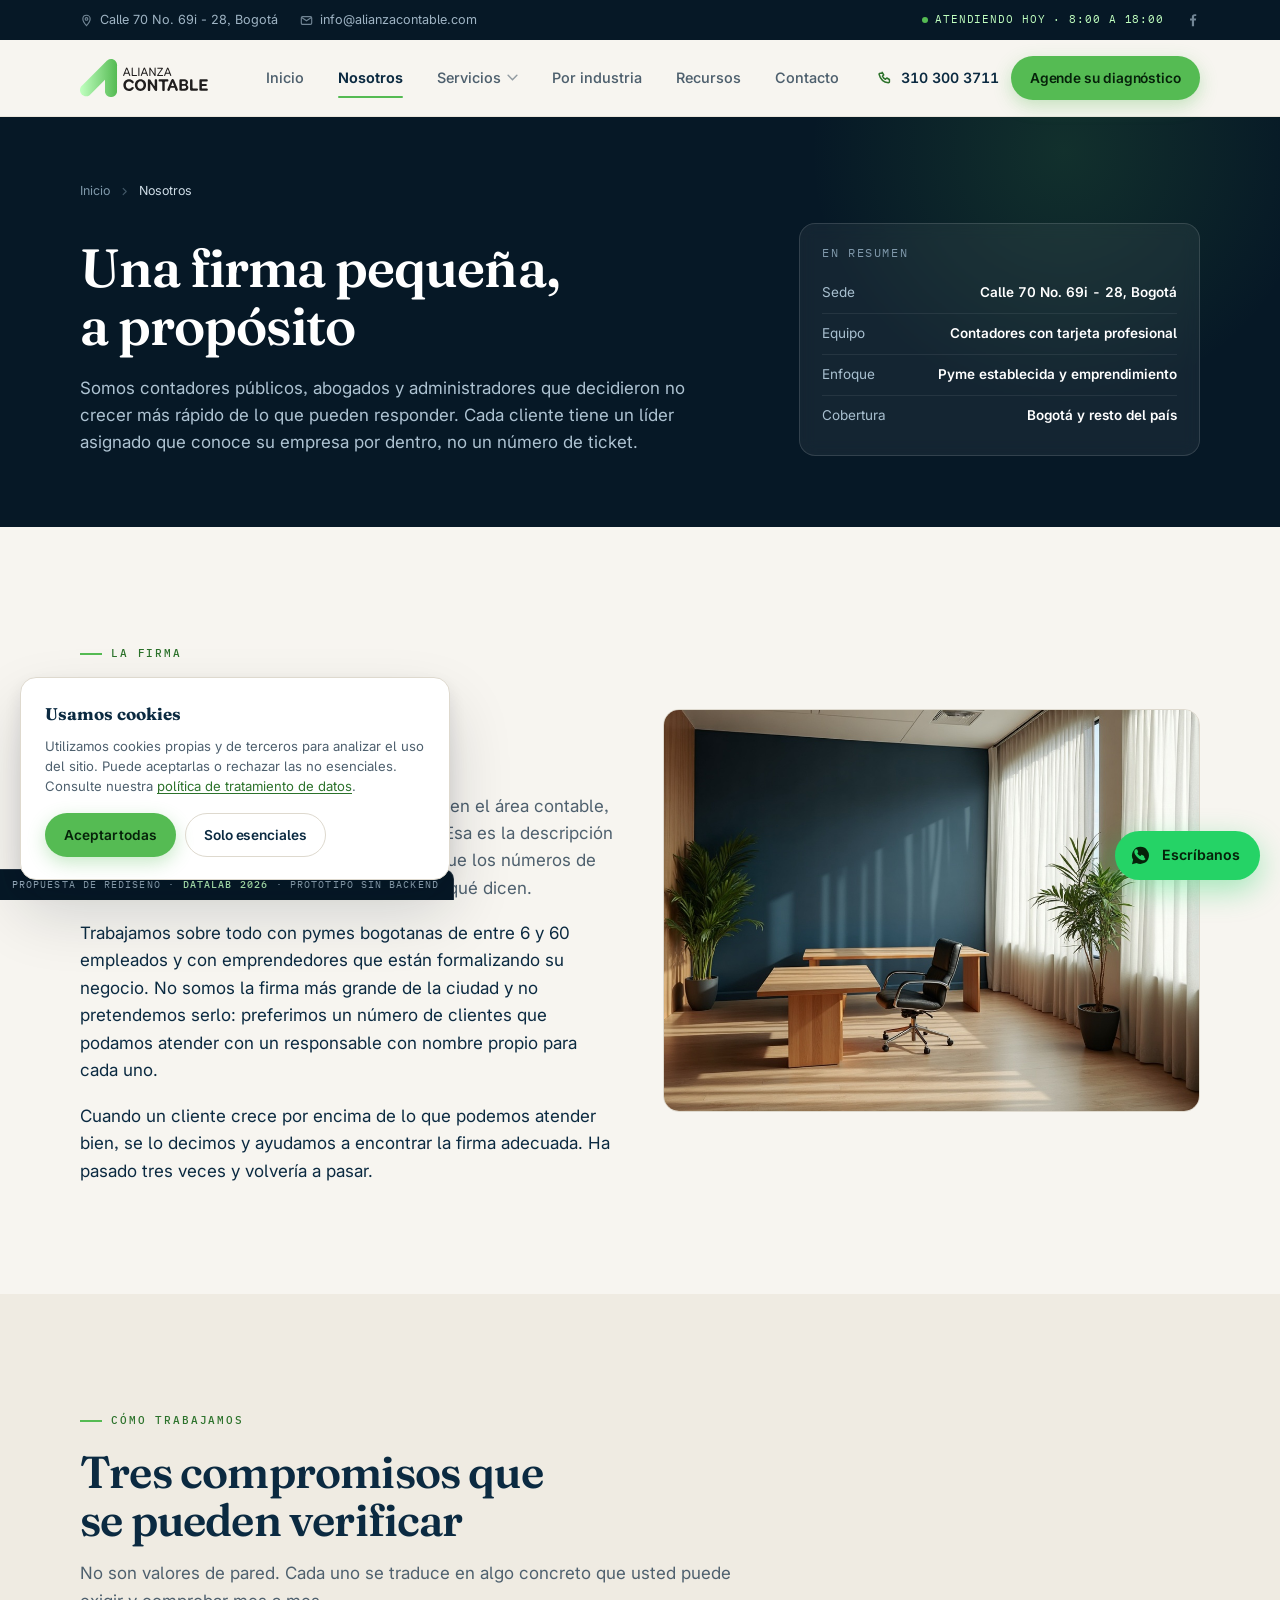
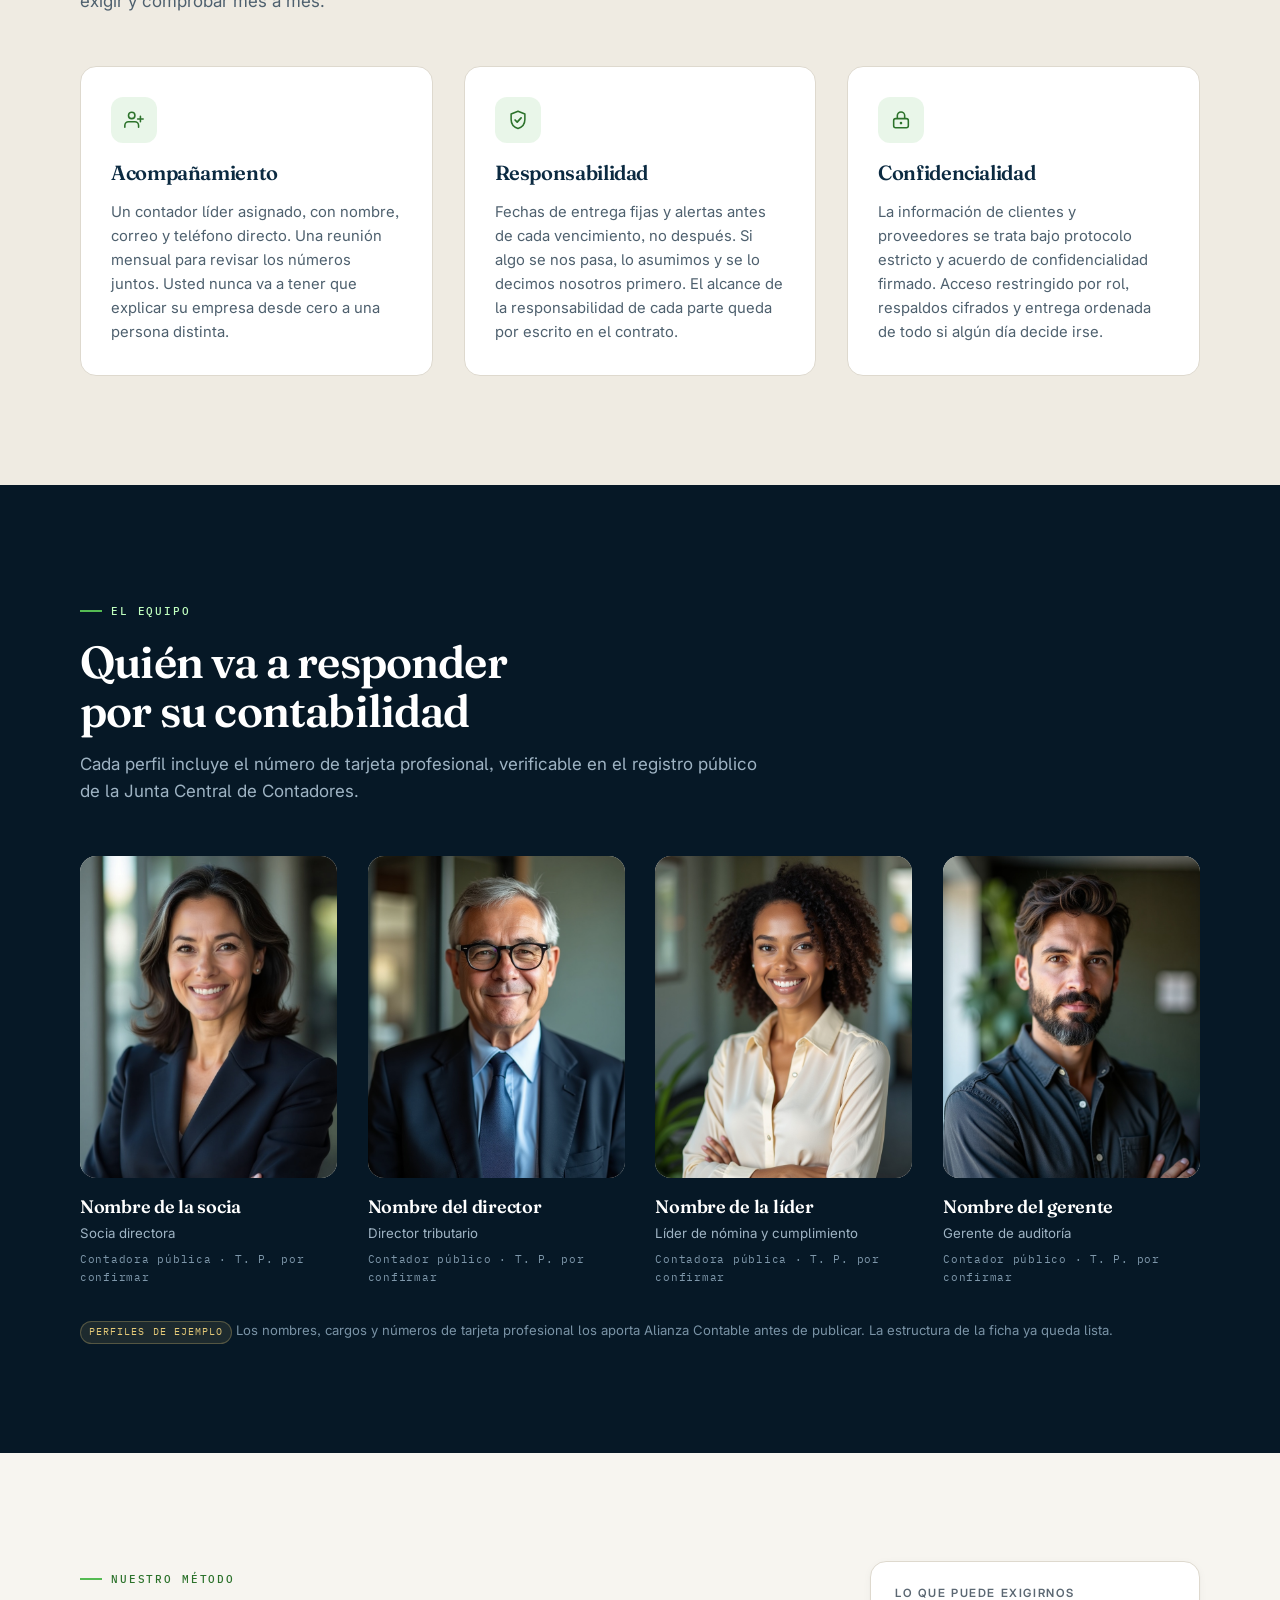
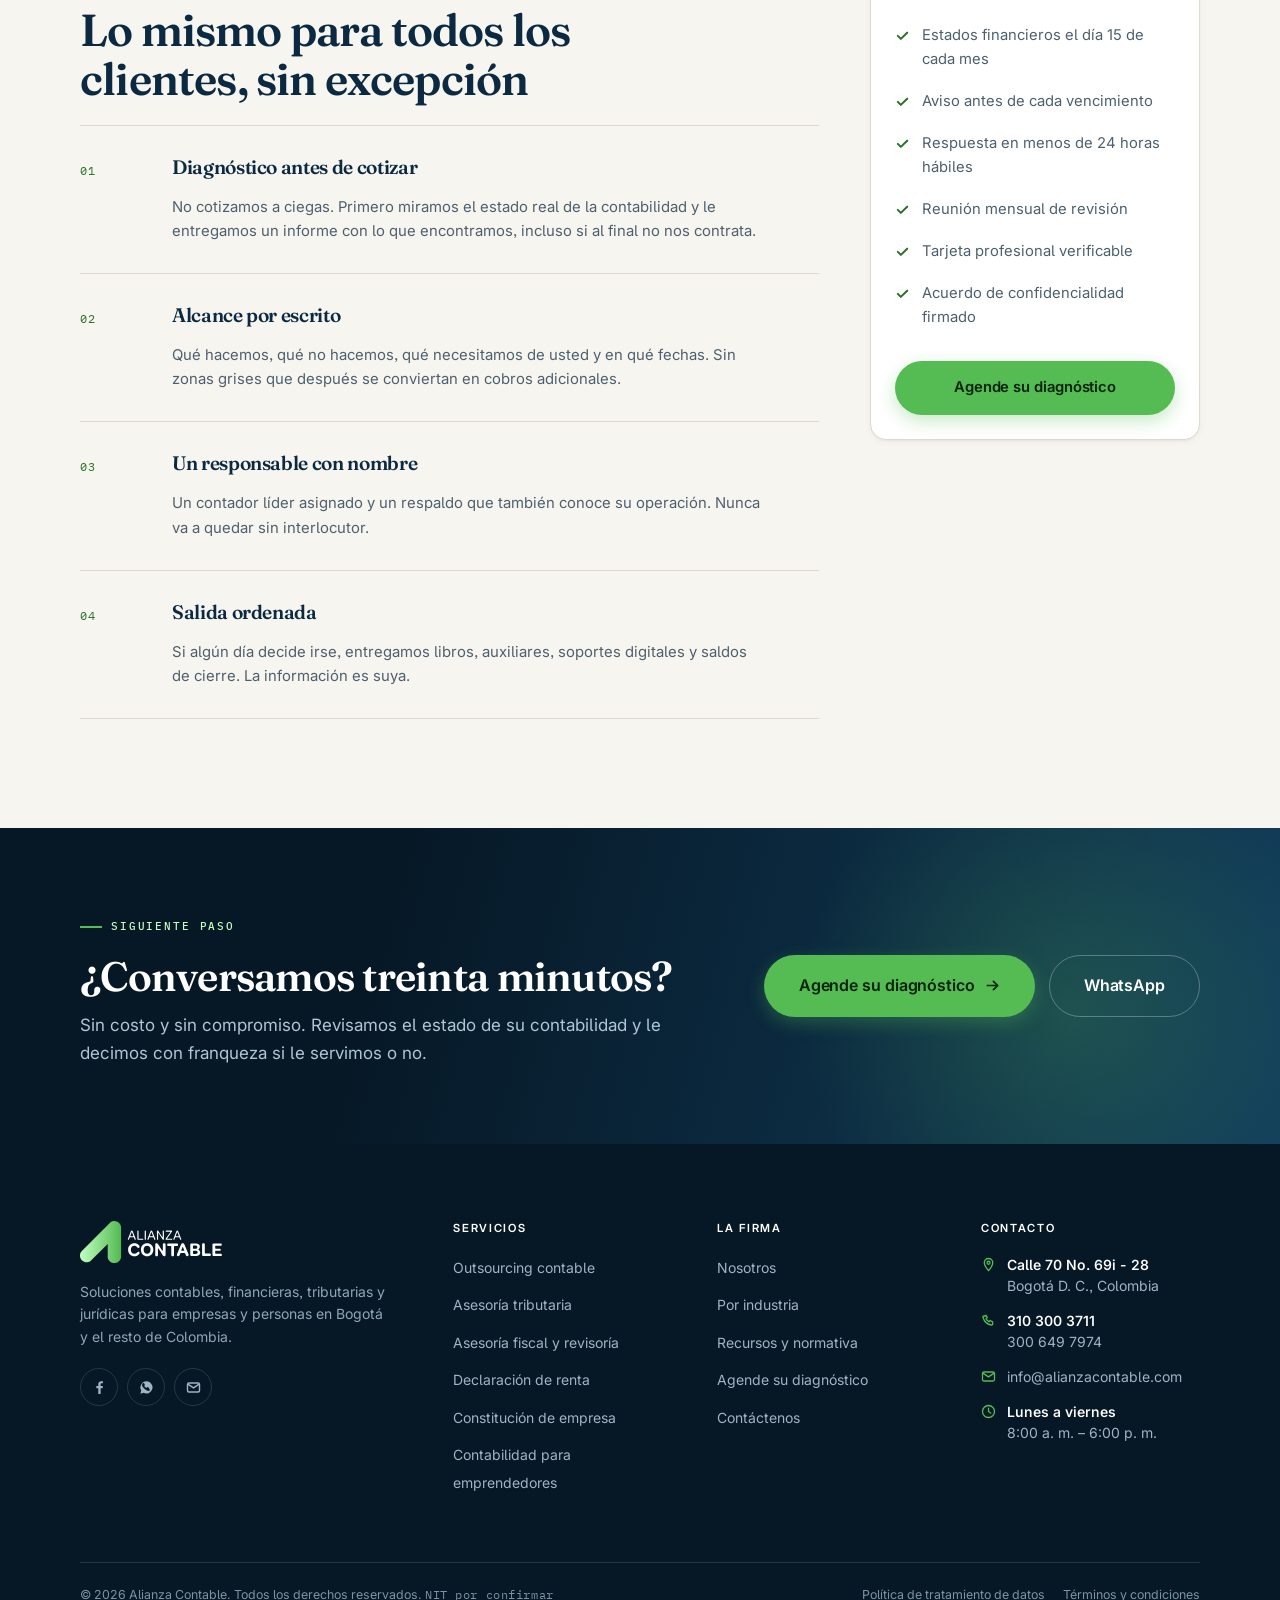
<file: nosotros.html>
<!DOCTYPE html>
<html lang="es-CO">
<head>
<meta charset="utf-8">
<meta name="viewport" content="width=device-width, initial-scale=1">
<title>Nosotros | Alianza Contable, firma contable en Bogotá</title>
<meta name="description" content="Equipo de contadores públicos, abogados y administradores en Bogotá. Un líder asignado por cliente, tarjeta profesional verificable y confidencialidad por contrato.">
<link rel="canonical" href="https://alianzacontable.com/nosotros.html">
<meta name="theme-color" content="#0B2A41">
<!-- Maqueta de propuesta: no debe indexarse ni competir en Google con el sitio
     real de la firma, que comparte nombre, direccion y telefono. -->
<meta name="robots" content="noindex, nofollow">
<meta property="og:type" content="website">
<meta property="og:locale" content="es_CO">
<meta property="og:site_name" content="Alianza Contable">
<meta property="og:title" content="Nosotros | Alianza Contable, firma contable en Bogotá">
<meta property="og:description" content="Equipo de contadores públicos, abogados y administradores en Bogotá. Un líder asignado por cliente, tarjeta profesional verificable y confidencialidad por contrato.">
<meta property="og:url" content="https://alianzacontable.com/nosotros.html">
<meta property="og:image" content="https://alianzacontable.com/img/equipo.jpg">
<link rel="icon" href="img/logo.svg" type="image/svg+xml">
<link rel="preconnect" href="https://fonts.googleapis.com">
<link rel="preconnect" href="https://fonts.gstatic.com" crossorigin>
<link href="https://fonts.googleapis.com/css2?family=Fraunces:opsz,wght@9..144,400..700&family=IBM+Plex+Mono:wght@400;500&family=Inter:wght@400;500;600;700&display=swap" rel="stylesheet">
<link rel="stylesheet" href="css/site.css">

<!-- Datos estructurados de negocio: el vacío de SEO local más costoso del sitio actual.
     Coordenadas, horario y NIT quedan pendientes de confirmar con la firma. -->
<script type="application/ld+json">
{
  "@context": "https://schema.org",
  "@type": "AccountingService",
  "@id": "https://alianzacontable.com/#organizacion",
  "name": "Alianza Contable",
  "description": "Firma de outsourcing contable, tributario y financiero para empresas en Bogotá, Colombia.",
  "url": "https://alianzacontable.com/",
  "logo": "https://alianzacontable.com/img/logo.svg",
  "image": "https://alianzacontable.com/img/hero.jpg",
  "telephone": "+57 310 300 3711",
  "email": "info@alianzacontable.com",
  "priceRange": "$$",
  "address": {
    "@type": "PostalAddress",
    "streetAddress": "Calle 70 No. 69i - 28",
    "addressLocality": "Bogotá",
    "addressRegion": "Cundinamarca",
    "postalCode": "111071",
    "addressCountry": "CO"
  },
  "areaServed": { "@type": "City", "name": "Bogotá" },
  "openingHoursSpecification": [{
    "@type": "OpeningHoursSpecification",
    "dayOfWeek": ["Monday","Tuesday","Wednesday","Thursday","Friday"],
    "opens": "08:00", "closes": "18:00"
  }],
  "knowsLanguage": "es-CO",
  "serviceType": [
    "Outsourcing contable", "Asesoría tributaria", "Revisoría fiscal",
    "Declaración de renta", "Constitución de empresa", "Nómina electrónica"
  ]
}
</script>
</head>
<body>
<a class="skip" href="#main">Ir al contenido principal</a>

<!-- ============ BARRA SUPERIOR ============ -->
<div class="topbar">
  <div class="wrap">
    <div class="topbar-items">
      <a href="contacto.html">
        <svg width="13" height="13" viewBox="0 0 16 16" fill="none"><path d="M8 1.6c2.5 0 4.5 2 4.5 4.5 0 3.2-4.5 8.3-4.5 8.3S3.5 9.3 3.5 6.1C3.5 3.6 5.5 1.6 8 1.6z" stroke="currentColor" stroke-width="1.4"/><circle cx="8" cy="6.1" r="1.6" stroke="currentColor" stroke-width="1.4"/></svg>
        Calle 70 No. 69i - 28, Bogotá</a>
      <a href="mailto:info@alianzacontable.com">
        <svg width="13" height="13" viewBox="0 0 16 16" fill="none"><rect x="1.6" y="3.2" width="12.8" height="9.6" rx="1.6" stroke="currentColor" stroke-width="1.4"/><path d="M2 4.4l6 4 6-4" stroke="currentColor" stroke-width="1.4"/></svg>
        info@alianzacontable.com</a>
    </div>
    <div class="topbar-items">
      <span class="topbar-badge"><i class="dot-live"></i> Atendiendo hoy · 8:00 a 18:00</span>
      <a href="https://www.facebook.com/alianzacontable" aria-label="Facebook de Alianza Contable" rel="noopener">
        <svg width="14" height="14" viewBox="0 0 16 16" fill="currentColor"><path d="M9.2 15V8.7h2.1l.3-2.4H9.2V4.7c0-.7.2-1.2 1.2-1.2h1.3V1.4C11.5 1.3 10.7 1.3 9.9 1.3 8 1.3 6.7 2.4 6.7 4.5v1.8H4.6v2.4h2.1V15h2.5z"/></svg>
      </a>
    </div>
  </div>
</div>

<!-- ============ NAVEGACIÓN ============ -->
<header class="nav">
  <div class="wrap">
    <a class="brand" href="index.html" aria-label="Alianza Contable, ir al inicio">
      <img src="img/logo.svg" alt="Alianza Contable">
    </a>

    <nav aria-label="Navegación principal">
      <ul class="menu" id="menu">
        <li><a href="index.html">Inicio</a></li>
        <li class="current"><a href="nosotros.html">Nosotros</a></li>
        <li>
          <a href="#" aria-haspopup="true">Servicios
            <svg class="caret" width="11" height="7" viewBox="0 0 12 8" fill="none"><path d="M1 1.5L6 6.5L11 1.5" stroke="currentColor" stroke-width="1.7" stroke-linecap="round"/></svg>
          </a>
          <ul class="submenu">
            <li><a href="outsourcing-contable.html"><b>Outsourcing contable</b><span>Su departamento contable completo, tercerizado</span></a></li>
            <li><a href="asesoria-tributaria.html"><b>Asesoría tributaria</b><span>Impuestos, planeación y defensa ante la DIAN</span></a></li>
            <li><a href="asesoria-fiscal.html"><b>Asesoría fiscal y revisoría</b><span>Revisoría fiscal y auditoría independiente</span></a></li>
            <li><a href="declaracion-de-renta.html"><b>Declaración de renta</b><span>Personas naturales y sociedades</span></a></li>
            <li><a href="constitucion-de-empresa.html"><b>Constitución de empresa</b><span>De la idea a la sociedad formalizada</span></a></li>
            <li><a href="contabilidad-para-emprendedores.html"><b>Contabilidad para emprendedores</b><span>Plan de entrada para negocios que empiezan</span></a></li>
          </ul>
        </li>
        <li><a href="por-industria.html">Por industria</a></li>
        <li><a href="recursos.html">Recursos</a></li>
        <li><a href="contacto.html">Contacto</a></li>
        <li class="menu-cta"><a class="btn btn-primary" href="agende-su-diagnostico.html">Agende su diagnóstico gratuito</a></li>
      </ul>
    </nav>

    <div class="nav-cta">
      <a class="nav-call" href="tel:+573103003711" aria-label="Llamar al 310 300 3711">
        <svg width="18" height="18" viewBox="0 0 16 16" fill="none"><path d="M5.2 2.3l1.5 2.6-1.3 1.3c.6 1.3 1.8 2.5 3.1 3.1l1.3-1.3 2.6 1.5v2.3c0 .6-.5 1.1-1.1 1C6.2 12.3 3.4 9.5 2.1 4.3c-.1-.6.4-1.1 1-1.1h2.1z" stroke="currentColor" stroke-width="1.5" stroke-linejoin="round"/></svg>
      </a>
      <a class="nav-phone" href="tel:+573103003711">
        <svg width="16" height="16" viewBox="0 0 16 16" fill="none"><path d="M5.2 2.3l1.5 2.6-1.3 1.3c.6 1.3 1.8 2.5 3.1 3.1l1.3-1.3 2.6 1.5v2.3c0 .6-.5 1.1-1.1 1C6.2 12.3 3.4 9.5 2.1 4.3c-.1-.6.4-1.1 1-1.1h2.1z" stroke="currentColor" stroke-width="1.5" stroke-linejoin="round"/></svg>
        <span>310 300 3711</span>
      </a>
      <a class="btn btn-primary btn-sm" href="agende-su-diagnostico.html">Agende su diagnóstico</a>
      <button class="burger" aria-label="Abrir menú" aria-expanded="false" aria-controls="menu"><i></i><i></i><i></i></button>
    </div>
  </div>
</header>

<main id="main">
<section class="phead dark">
  <div class="wrap">
    <nav class="crumbs" aria-label="Ruta de navegación"><a href="index.html">Inicio</a><svg width="11" height="11" viewBox="0 0 16 16" fill="none"><path d="M6 3.5L10.5 8 6 12.5" stroke="currentColor" stroke-width="1.6" stroke-linecap="round" stroke-linejoin="round"/></svg><span aria-current="page">Nosotros</span></nav>
    <div class="phead-grid">
      <div class="reveal">
        <h1>Una firma pequeña, a propósito</h1>
        <p class="lead">Somos contadores públicos, abogados y administradores que decidieron no crecer más rápido de lo que pueden responder. Cada cliente tiene un líder asignado que conoce su empresa por dentro, no un número de ticket.</p>
      </div>
      <div class="phead-panel reveal" data-d="1"><p class="kicker" style="color:#7F98AA;margin-bottom:10px">En resumen</p><ul><li><span>Sede</span><b>Calle 70 No. 69i - 28, Bogotá</b></li><li><span>Equipo</span><b>Contadores con tarjeta profesional</b></li><li><span>Enfoque</span><b>Pyme establecida y emprendimiento</b></li><li><span>Cobertura</span><b>Bogotá y resto del país</b></li></ul></div>
    </div>
  </div>
</section>

<section class="section">
  <div class="wrap">
    <div class="duo duo-even">
      <div class="reveal">
        <p class="eyebrow">La firma</p>
        <h2>Contabilidad que se puede explicar</h2>
        <p class="lead">Brindamos soluciones a personas y empresas en el área contable, financiera,
          jurídica, tributaria y administrativa. Esa es la descripción formal. La práctica es más
          simple: hacemos que los números de su empresa estén al día y que usted entienda qué
          dicen.</p>
        <p>Trabajamos sobre todo con pymes bogotanas de entre 6 y 60 empleados y con emprendedores
          que están formalizando su negocio. No somos la firma más grande de la ciudad y no
          pretendemos serlo: preferimos un número de clientes que podamos atender con un
          responsable con nombre propio para cada uno.</p>
        <p>Cuando un cliente crece por encima de lo que podemos atender bien, se lo decimos y
          ayudamos a encontrar la firma adecuada. Ha pasado tres veces y volvería a pasar.</p>
      </div>
      <div class="reveal" data-d="1">
        <div class="rounded" style="border:1px solid var(--line)">
          <img src="img/oficina.jpg" alt="Oficina de Alianza Contable en Bogotá" loading="lazy"
               width="1024" height="768" style="width:100%;height:auto">
        </div>
      </div>
    </div>
  </div>
</section>

<section class="section paper-2">
  <div class="wrap">
    <div class="sec-head reveal">
      <p class="eyebrow">Cómo trabajamos</p>
      <h2>Tres compromisos que se pueden verificar</h2>
      <p class="lead">No son valores de pared. Cada uno se traduce en algo concreto que usted puede
        exigir y comprobar mes a mes.</p>
    </div>
    <div class="grid g-3">
      <article class="card reveal">
        <div class="icon-box"><svg width="22" height="22" viewBox="0 0 24 24" fill="none"><path d="M17 20v-2a4 4 0 00-4-4H6a4 4 0 00-4 4v2" stroke="currentColor" stroke-width="1.7" stroke-linecap="round"/><circle cx="9.5" cy="7" r="3.5" stroke="currentColor" stroke-width="1.7"/><path d="M19 8v6M22 11h-6" stroke="currentColor" stroke-width="1.7" stroke-linecap="round"/></svg></div>
        <h3>Acompañamiento</h3>
        <p>Un contador líder asignado, con nombre, correo y teléfono directo. Una reunión mensual
          para revisar los números juntos. Usted nunca va a tener que explicar su empresa desde
          cero a una persona distinta.</p>
      </article>
      <article class="card reveal" data-d="1">
        <div class="icon-box"><svg width="22" height="22" viewBox="0 0 24 24" fill="none"><path d="M12 2.5l7.5 3v6c0 4.6-3.1 8.4-7.5 9.8-4.4-1.4-7.5-5.2-7.5-9.8v-6l7.5-3z" stroke="currentColor" stroke-width="1.7" stroke-linejoin="round"/><path d="M8.8 12l2.3 2.3 4.3-4.6" stroke="currentColor" stroke-width="1.9" stroke-linecap="round" stroke-linejoin="round"/></svg></div>
        <h3>Responsabilidad</h3>
        <p>Fechas de entrega fijas y alertas antes de cada vencimiento, no después. Si algo se nos
          pasa, lo asumimos y se lo decimos nosotros primero. El alcance de la responsabilidad de
          cada parte queda por escrito en el contrato.</p>
      </article>
      <article class="card reveal" data-d="2">
        <div class="icon-box"><svg width="22" height="22" viewBox="0 0 24 24" fill="none"><rect x="4" y="10.5" width="16" height="10" rx="2.2" stroke="currentColor" stroke-width="1.7"/><path d="M8 10.5V7.2a4 4 0 018 0v3.3" stroke="currentColor" stroke-width="1.7"/><circle cx="12" cy="15.4" r="1.4" fill="currentColor"/></svg></div>
        <h3>Confidencialidad</h3>
        <p>La información de clientes y proveedores se trata bajo protocolo estricto y acuerdo de
          confidencialidad firmado. Acceso restringido por rol, respaldos cifrados y entrega
          ordenada de todo si algún día decide irse.</p>
      </article>
    </div>
  </div>
</section>

<section class="section dark">
  <div class="wrap">
    <div class="sec-head reveal">
      <p class="eyebrow">El equipo</p>
      <h2>Quién va a responder por su contabilidad</h2>
      <p class="lead">Cada perfil incluye el número de tarjeta profesional, verificable en el
        registro público de la Junta Central de Contadores.</p>
    </div>
    <div class="grid g-4">
      <div class="member reveal">
  <div class="member-img"><img src="img/team-1.jpg" alt="Nombre de la socia, Socia directora" loading="lazy" width="768" height="1024"></div>
  <div><b>Nombre de la socia</b><span>Socia directora</span><span class="cred">Contadora pública · T. P. por confirmar</span></div>
</div><div class="member reveal">
  <div class="member-img"><img src="img/team-2.jpg" alt="Nombre del director, Director tributario" loading="lazy" width="768" height="1024"></div>
  <div><b>Nombre del director</b><span>Director tributario</span><span class="cred">Contador público · T. P. por confirmar</span></div>
</div><div class="member reveal">
  <div class="member-img"><img src="img/team-3.jpg" alt="Nombre de la líder, Líder de nómina y cumplimiento" loading="lazy" width="768" height="1024"></div>
  <div><b>Nombre de la líder</b><span>Líder de nómina y cumplimiento</span><span class="cred">Contadora pública · T. P. por confirmar</span></div>
</div><div class="member reveal">
  <div class="member-img"><img src="img/team-4.jpg" alt="Nombre del gerente, Gerente de auditoría" loading="lazy" width="768" height="1024"></div>
  <div><b>Nombre del gerente</b><span>Gerente de auditoría</span><span class="cred">Contador público · T. P. por confirmar</span></div>
</div>
    </div>
    <p class="note mt-3"><span class="demo-tag">Perfiles de ejemplo</span>
      Los nombres, cargos y números de tarjeta profesional los aporta Alianza Contable antes de
      publicar. La estructura de la ficha ya queda lista.</p>
  </div>
</section>

<section class="section">
  <div class="wrap split">
    <div>
      <div class="sec-head reveal" style="margin-bottom:22px">
        <p class="eyebrow">Nuestro método</p>
        <h2>Lo mismo para todos los clientes, sin excepción</h2>
      </div>
      <div class="steps"><div class="step reveal"><div class="step-n">01</div><div><h3>Diagnóstico antes de cotizar</h3><p>No cotizamos a ciegas. Primero miramos el estado real de la contabilidad y le entregamos un informe con lo que encontramos, incluso si al final no nos contrata.</p></div></div><div class="step reveal"><div class="step-n">02</div><div><h3>Alcance por escrito</h3><p>Qué hacemos, qué no hacemos, qué necesitamos de usted y en qué fechas. Sin zonas grises que después se conviertan en cobros adicionales.</p></div></div><div class="step reveal"><div class="step-n">03</div><div><h3>Un responsable con nombre</h3><p>Un contador líder asignado y un respaldo que también conoce su operación. Nunca va a quedar sin interlocutor.</p></div></div><div class="step reveal"><div class="step-n">04</div><div><h3>Salida ordenada</h3><p>Si algún día decide irse, entregamos libros, auxiliares, soportes digitales y saldos de cierre. La información es suya.</p></div></div></div>
    </div>
    <aside class="sticky-aside">
      <div class="aside-card">
        <h4>Lo que puede exigirnos</h4>
        <ul class="checks"><li><svg width="15" height="15" viewBox="0 0 16 16" fill="none"><path d="M3 8.4l3.2 3.2L13 5" stroke="currentColor" stroke-width="2.2" stroke-linecap="round" stroke-linejoin="round"/></svg> Estados financieros el día 15 de cada mes</li><li><svg width="15" height="15" viewBox="0 0 16 16" fill="none"><path d="M3 8.4l3.2 3.2L13 5" stroke="currentColor" stroke-width="2.2" stroke-linecap="round" stroke-linejoin="round"/></svg> Aviso antes de cada vencimiento</li><li><svg width="15" height="15" viewBox="0 0 16 16" fill="none"><path d="M3 8.4l3.2 3.2L13 5" stroke="currentColor" stroke-width="2.2" stroke-linecap="round" stroke-linejoin="round"/></svg> Respuesta en menos de 24 horas hábiles</li><li><svg width="15" height="15" viewBox="0 0 16 16" fill="none"><path d="M3 8.4l3.2 3.2L13 5" stroke="currentColor" stroke-width="2.2" stroke-linecap="round" stroke-linejoin="round"/></svg> Reunión mensual de revisión</li><li><svg width="15" height="15" viewBox="0 0 16 16" fill="none"><path d="M3 8.4l3.2 3.2L13 5" stroke="currentColor" stroke-width="2.2" stroke-linecap="round" stroke-linejoin="round"/></svg> Tarjeta profesional verificable</li><li><svg width="15" height="15" viewBox="0 0 16 16" fill="none"><path d="M3 8.4l3.2 3.2L13 5" stroke="currentColor" stroke-width="2.2" stroke-linecap="round" stroke-linejoin="round"/></svg> Acuerdo de confidencialidad firmado</li></ul>
        <a class="btn btn-primary mt-2" href="agende-su-diagnostico.html" style="width:100%">
          Agende su diagnóstico</a>
      </div>
    </aside>
  </div>
</section>

<section class="cta-band dark">
  <div class="wrap">
    <div class="reveal">
      <p class="eyebrow">Siguiente paso</p>
      <h2>¿Conversamos treinta minutos?</h2>
      <p>Sin costo y sin compromiso. Revisamos el estado de su contabilidad y le decimos con franqueza si le servimos o no.</p>
    </div>
    <div class="btn-row reveal" data-d="1">
      <a class="btn btn-primary btn-lg" href="agende-su-diagnostico.html">Agende su diagnóstico <svg width="15" height="15" viewBox="0 0 16 16" fill="none"><path d="M2.5 8h11m-4.5-4.5L13.5 8 9 12.5" stroke="currentColor" stroke-width="1.8" stroke-linecap="round" stroke-linejoin="round"/></svg></a>
      <a class="btn btn-outline btn-lg" href="https://wa.me/573103003711" rel="noopener">WhatsApp</a>
    </div>
  </div>
</section>
</main>

<!-- ============ PIE ============ -->
<footer class="footer">
  <div class="wrap">
    <div class="footer-grid">
      <div class="footer-brand">
        <img src="img/logo-blanco.svg" alt="Alianza Contable">
        <p>Soluciones contables, financieras, tributarias y jurídicas para empresas y personas
          en Bogotá y el resto de Colombia.</p>
        <div class="socials">
          <a href="https://www.facebook.com/alianzacontable" aria-label="Facebook" rel="noopener">
            <svg width="15" height="15" viewBox="0 0 16 16" fill="currentColor"><path d="M9.2 15V8.7h2.1l.3-2.4H9.2V4.7c0-.7.2-1.2 1.2-1.2h1.3V1.4C11.5 1.3 10.7 1.3 9.9 1.3 8 1.3 6.7 2.4 6.7 4.5v1.8H4.6v2.4h2.1V15h2.5z"/></svg></a>
          <a href="https://wa.me/573103003711" aria-label="WhatsApp" rel="noopener">
            <svg width="15" height="15" viewBox="0 0 16 16" fill="currentColor"><path d="M8 1.4a6.5 6.5 0 00-5.6 9.8L1.5 14.6l3.5-.9A6.5 6.5 0 108 1.4zm3.8 9.2c-.2.5-.9.9-1.3 1-.4 0-.8.2-2.6-.6-2.2-1-3.6-3.3-3.7-3.4-.1-.2-.9-1.2-.9-2.3 0-1.1.6-1.6.8-1.8.2-.2.4-.3.6-.3h.4c.1 0 .3 0 .5.4l.6 1.5c0 .1.1.2 0 .4l-.3.4-.2.2c-.1.1-.2.2 0 .4l.7 1c.5.5 1 .7 1.2.8.2.1.3.1.4 0l.6-.7c.1-.2.3-.1.4-.1l1.4.7c.2.1.3.2.4.3v.9z"/></svg></a>
          <a href="mailto:info@alianzacontable.com" aria-label="Correo">
            <svg width="15" height="15" viewBox="0 0 16 16" fill="none"><rect x="1.6" y="3.2" width="12.8" height="9.6" rx="1.6" stroke="currentColor" stroke-width="1.5"/><path d="M2 4.4l6 4 6-4" stroke="currentColor" stroke-width="1.5"/></svg></a>
        </div>
      </div>

      <div>
        <h4>Servicios</h4>
        <ul class="footer-links">
          <li><a href="outsourcing-contable.html">Outsourcing contable</a></li>
          <li><a href="asesoria-tributaria.html">Asesoría tributaria</a></li>
          <li><a href="asesoria-fiscal.html">Asesoría fiscal y revisoría</a></li>
          <li><a href="declaracion-de-renta.html">Declaración de renta</a></li>
          <li><a href="constitucion-de-empresa.html">Constitución de empresa</a></li>
          <li><a href="contabilidad-para-emprendedores.html">Contabilidad para emprendedores</a></li>
        </ul>
      </div>

      <div>
        <h4>La firma</h4>
        <ul class="footer-links">
          <li><a href="nosotros.html">Nosotros</a></li>
          <li><a href="por-industria.html">Por industria</a></li>
          <li><a href="recursos.html">Recursos y normativa</a></li>
          <li><a href="agende-su-diagnostico.html">Agende su diagnóstico</a></li>
          <li><a href="contacto.html">Contáctenos</a></li>
        </ul>
      </div>

      <div>
        <h4>Contacto</h4>
        <ul class="footer-contact">
          <li><svg width="15" height="15" viewBox="0 0 16 16" fill="none"><path d="M8 1.6c2.5 0 4.5 2 4.5 4.5 0 3.2-4.5 8.3-4.5 8.3S3.5 9.3 3.5 6.1C3.5 3.6 5.5 1.6 8 1.6z" stroke="currentColor" stroke-width="1.4"/><circle cx="8" cy="6.1" r="1.6" stroke="currentColor" stroke-width="1.4"/></svg>
            <span><b>Calle 70 No. 69i - 28</b>Bogotá D. C., Colombia</span></li>
          <li><svg width="15" height="15" viewBox="0 0 16 16" fill="none"><path d="M5.2 2.3l1.5 2.6-1.3 1.3c.6 1.3 1.8 2.5 3.1 3.1l1.3-1.3 2.6 1.5v2.3c0 .6-.5 1.1-1.1 1C6.2 12.3 3.4 9.5 2.1 4.3c-.1-.6.4-1.1 1-1.1h2.1z" stroke="currentColor" stroke-width="1.4" stroke-linejoin="round"/></svg>
            <span><a href="tel:+573103003711"><b>310 300 3711</b></a><a href="tel:+573006497974">300 649 7974</a></span></li>
          <li><svg width="15" height="15" viewBox="0 0 16 16" fill="none"><rect x="1.6" y="3.2" width="12.8" height="9.6" rx="1.6" stroke="currentColor" stroke-width="1.4"/><path d="M2 4.4l6 4 6-4" stroke="currentColor" stroke-width="1.4"/></svg>
            <span><a href="mailto:info@alianzacontable.com">info@alianzacontable.com</a></span></li>
          <li><svg width="15" height="15" viewBox="0 0 16 16" fill="none"><circle cx="8" cy="8" r="6.4" stroke="currentColor" stroke-width="1.4"/><path d="M8 4.4V8l2.4 1.6" stroke="currentColor" stroke-width="1.4" stroke-linecap="round"/></svg>
            <span><b>Lunes a viernes</b>8:00 a. m. – 6:00 p. m.</span></li>
        </ul>
      </div>
    </div>

    <div class="footer-bottom">
      <span>© <span data-year>2026</span> Alianza Contable. Todos los derechos reservados.
        <span class="nit">NIT por confirmar</span></span>
      <div class="footer-legal">
        <a href="politica-de-datos.html">Política de tratamiento de datos</a>
        <a href="terminos-y-condiciones.html">Términos y condiciones</a>
      </div>
    </div>
  </div>
</footer>

<!-- ============ FLOTANTES ============ -->
<a class="wa" href="https://wa.me/573103003711?text=Hola,%20quisiera%20informaci%C3%B3n%20sobre%20outsourcing%20contable" rel="noopener" aria-label="Escribir por WhatsApp">
  <svg width="21" height="21" viewBox="0 0 16 16" fill="currentColor"><path d="M8 1.4a6.5 6.5 0 00-5.6 9.8L1.5 14.6l3.5-.9A6.5 6.5 0 108 1.4zm3.8 9.2c-.2.5-.9.9-1.3 1-.4 0-.8.2-2.6-.6-2.2-1-3.6-3.3-3.7-3.4-.1-.2-.9-1.2-.9-2.3 0-1.1.6-1.6.8-1.8.2-.2.4-.3.6-.3h.4c.1 0 .3 0 .5.4l.6 1.5c0 .1.1.2 0 .4l-.3.4-.2.2c-.1.1-.2.2 0 .4l.7 1c.5.5 1 .7 1.2.8.2.1.3.1.4 0l.6-.7c.1-.2.3-.1.4-.1l1.4.7c.2.1.3.2.4.3v.9z"/></svg>
  <span>Escríbanos</span>
</a>

<div class="cookies" id="cookies" role="dialog" aria-live="polite" aria-label="Consentimiento de cookies">
  <b>Usamos cookies</b>
  <p>Utilizamos cookies propias y de terceros para analizar el uso del sitio. Puede aceptarlas o
    rechazar las no esenciales. Consulte nuestra <a href="politica-de-datos.html">política de
    tratamiento de datos</a>.</p>
  <div class="btn-row">
    <button class="btn btn-primary btn-sm" data-consent="all">Aceptar todas</button>
    <button class="btn btn-outline btn-sm" data-consent="essential">Solo esenciales</button>
  </div>
</div>

<div class="demo-ribbon">Propuesta de rediseño · <b>DataLab 2026</b> · prototipo sin backend</div>

<script src="js/site.js"></script>
</body>
</html>
</file>
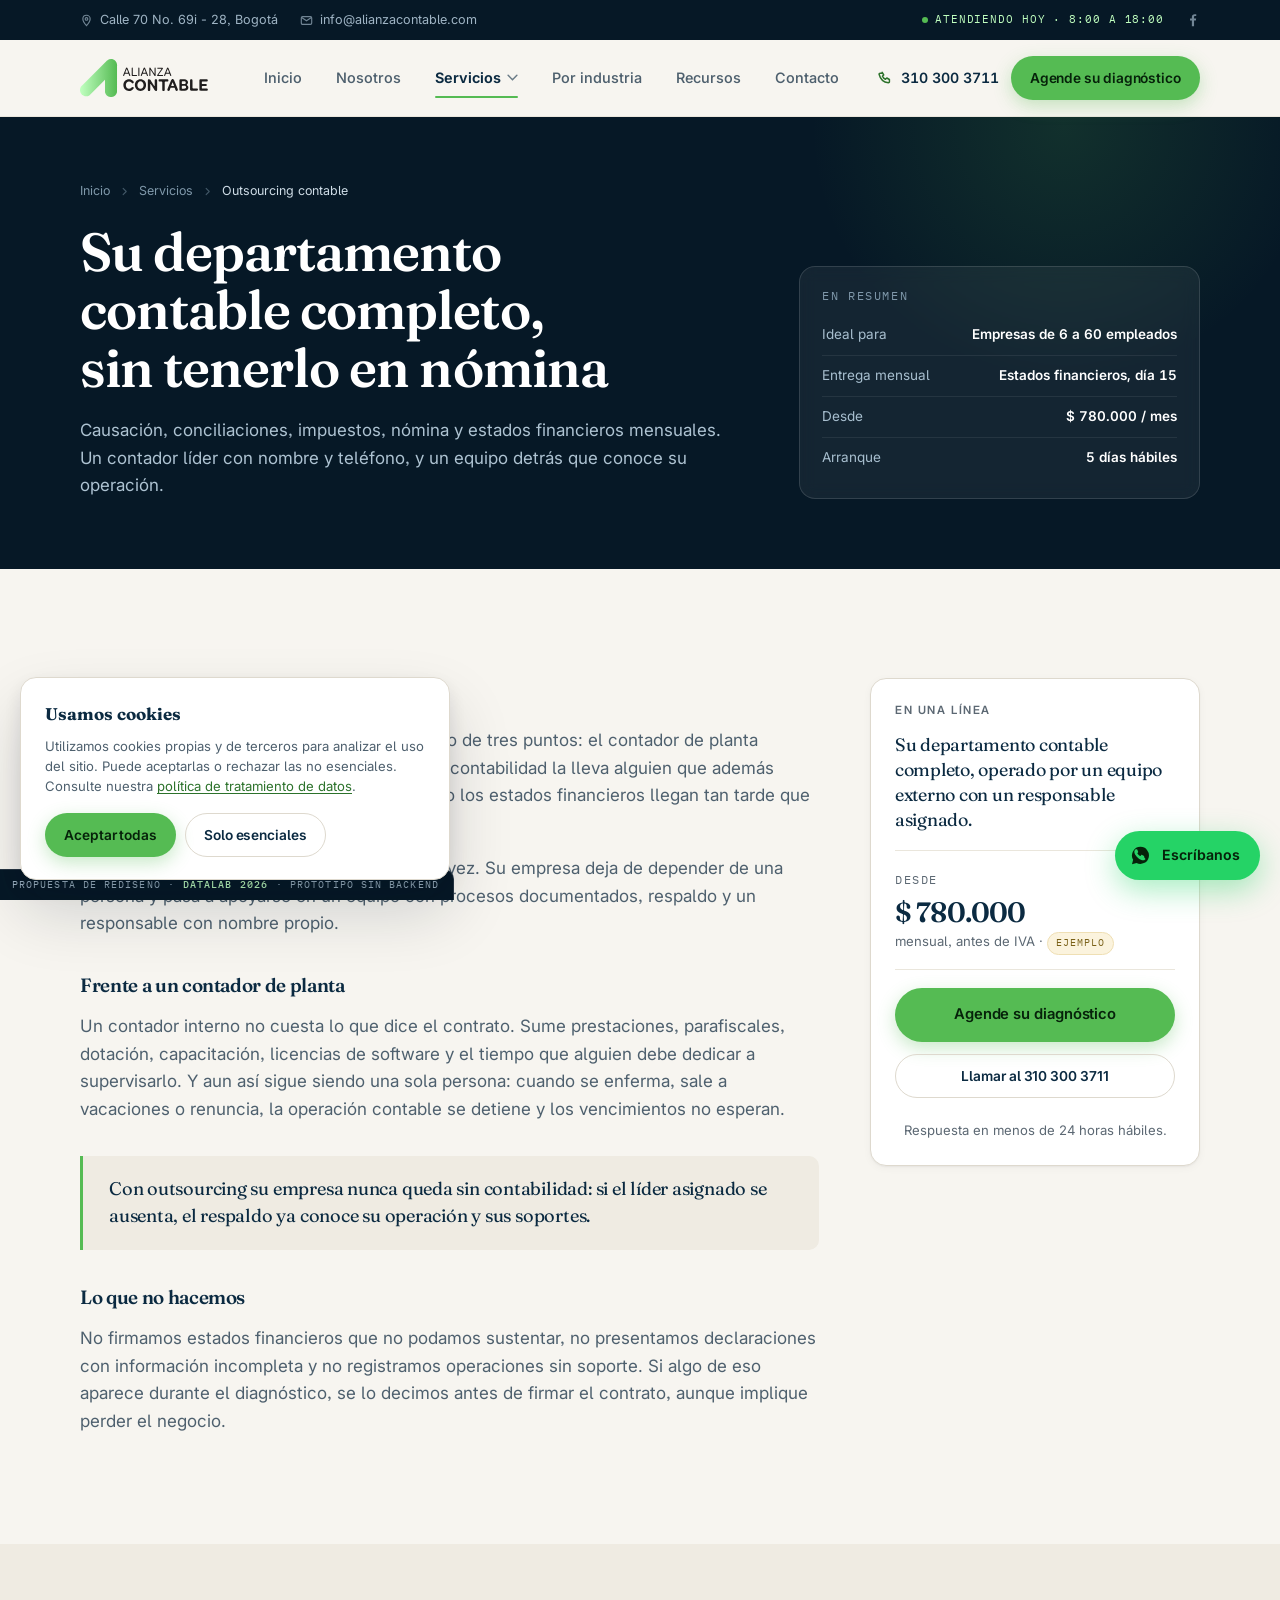
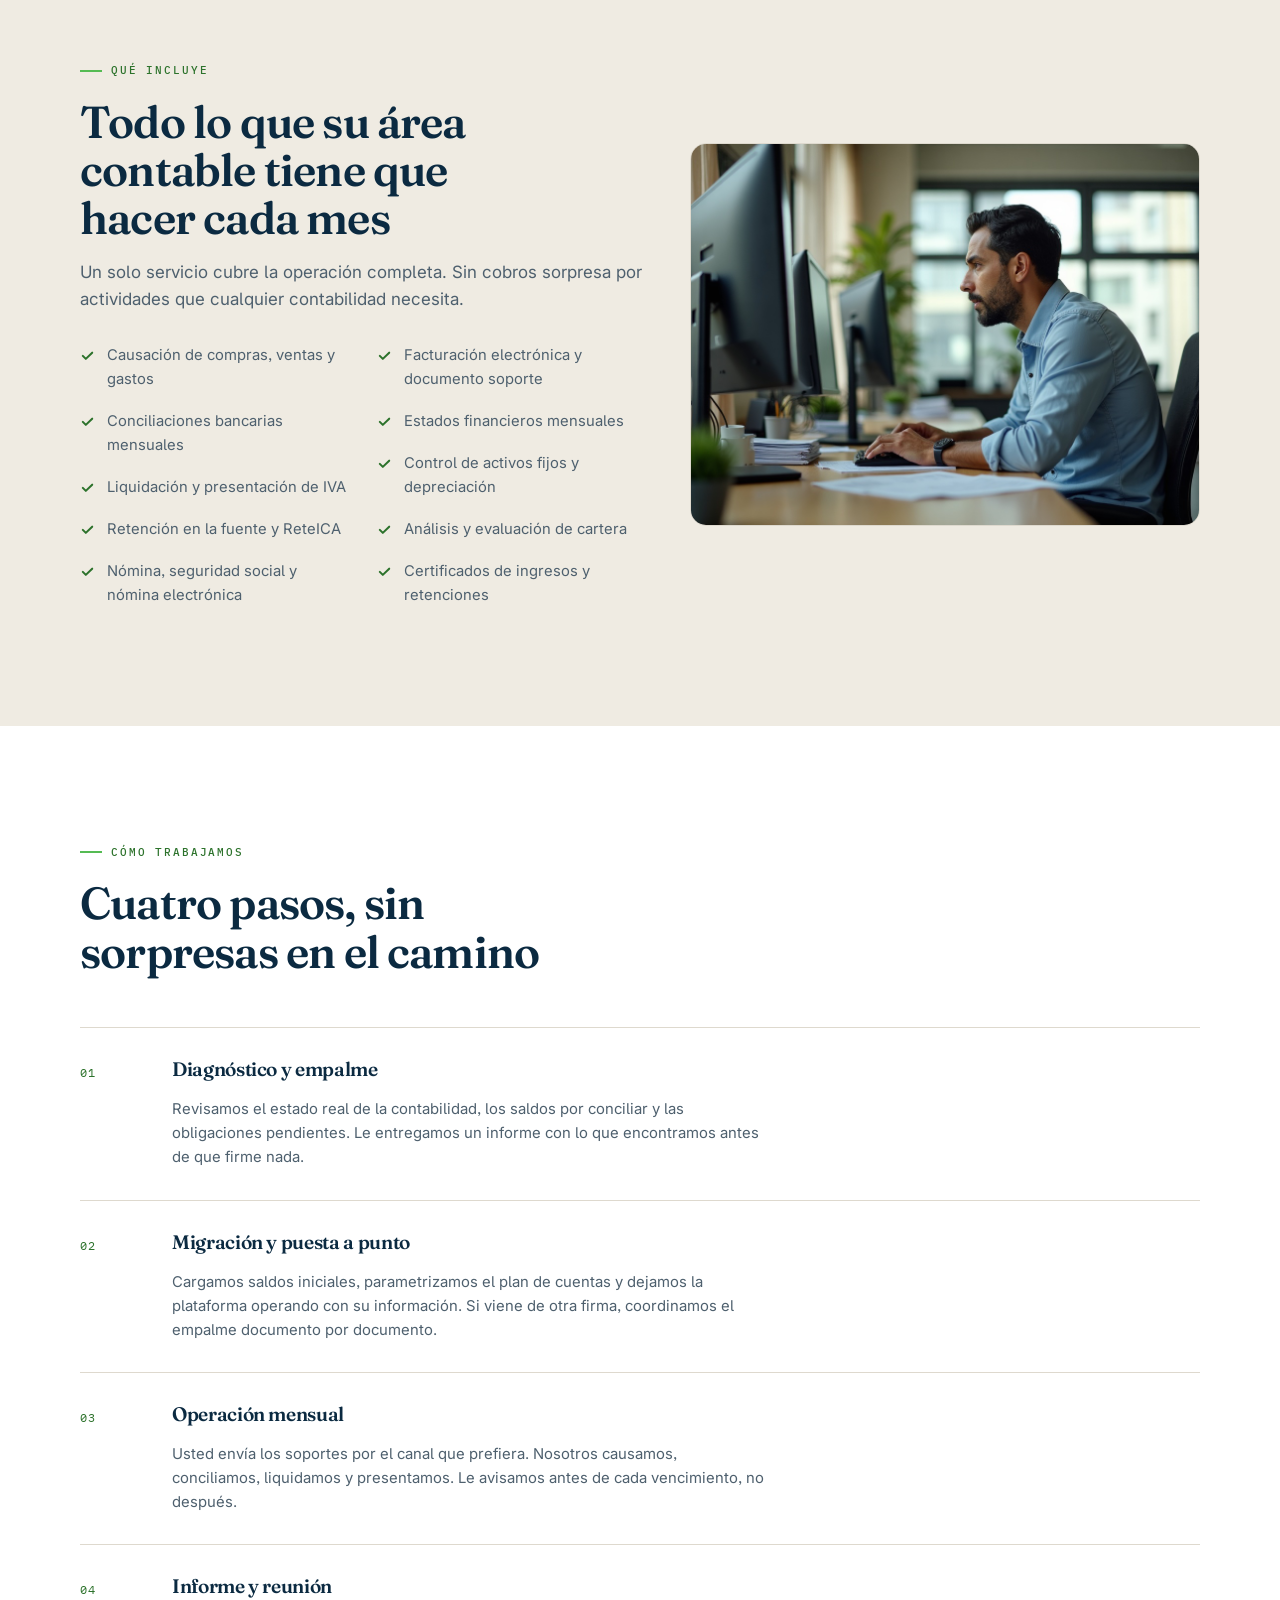
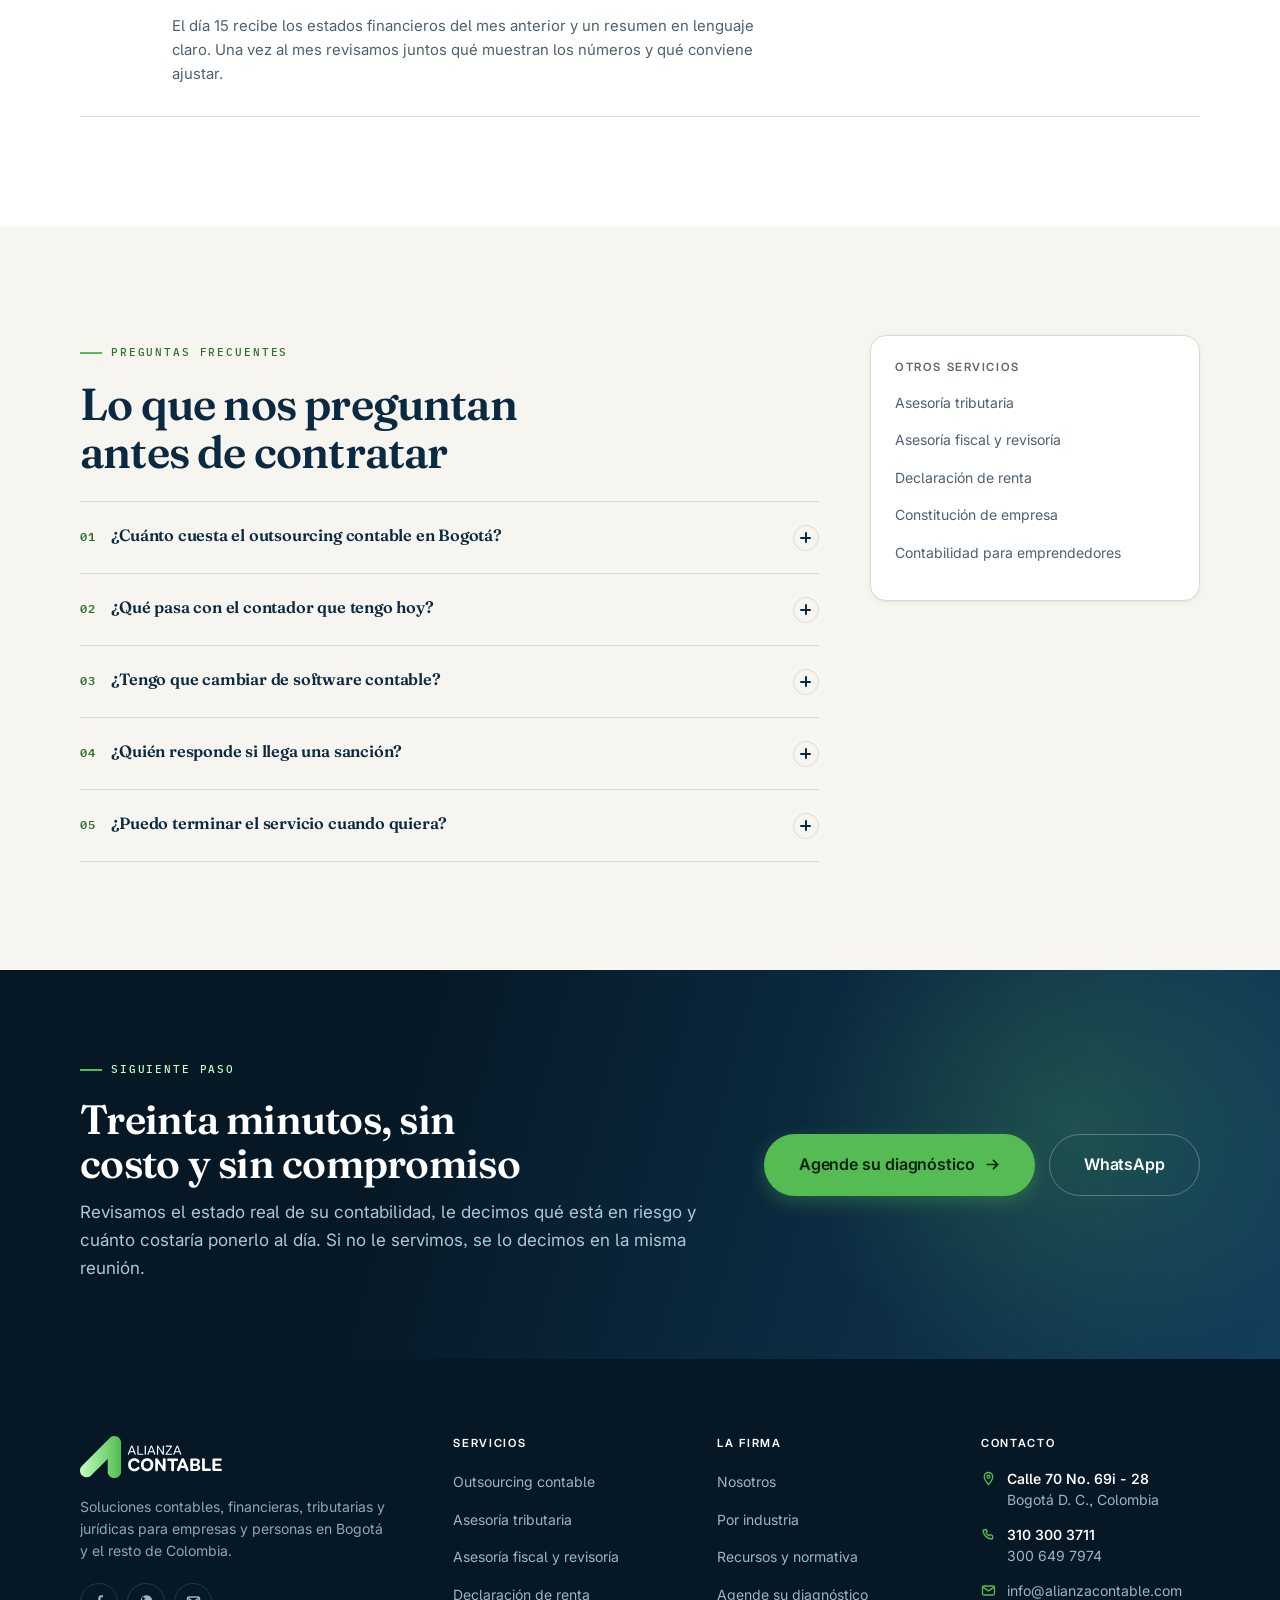
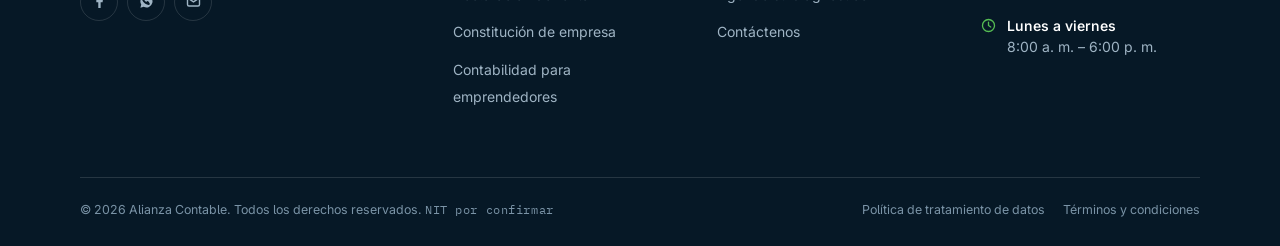
<file: outsourcing-contable.html>
<!DOCTYPE html>
<html lang="es-CO">
<head>
<meta charset="utf-8">
<meta name="viewport" content="width=device-width, initial-scale=1">
<title>Outsourcing contable en Bogotá | Alianza Contable</title>
<meta name="description" content="Su departamento contable completo, operado por nosotros: causación, impuestos, nómina y estados financieros mensuales, con un contador líder asignado a su empresa.">
<link rel="canonical" href="https://alianzacontable.com/outsourcing-contable.html">
<meta name="theme-color" content="#0B2A41">
<!-- Maqueta de propuesta: no debe indexarse ni competir en Google con el sitio
     real de la firma, que comparte nombre, direccion y telefono. -->
<meta name="robots" content="noindex, nofollow">
<meta property="og:type" content="website">
<meta property="og:locale" content="es_CO">
<meta property="og:site_name" content="Alianza Contable">
<meta property="og:title" content="Outsourcing contable en Bogotá | Alianza Contable">
<meta property="og:description" content="Su departamento contable completo, operado por nosotros: causación, impuestos, nómina y estados financieros mensuales, con un contador líder asignado a su empresa.">
<meta property="og:url" content="https://alianzacontable.com/outsourcing-contable.html">
<meta property="og:image" content="https://alianzacontable.com/img/srv-outsourcing.jpg">
<link rel="icon" href="img/logo.svg" type="image/svg+xml">
<link rel="preconnect" href="https://fonts.googleapis.com">
<link rel="preconnect" href="https://fonts.gstatic.com" crossorigin>
<link href="https://fonts.googleapis.com/css2?family=Fraunces:opsz,wght@9..144,400..700&family=IBM+Plex+Mono:wght@400;500&family=Inter:wght@400;500;600;700&display=swap" rel="stylesheet">
<link rel="stylesheet" href="css/site.css">

<!-- Datos estructurados de negocio: el vacío de SEO local más costoso del sitio actual.
     Coordenadas, horario y NIT quedan pendientes de confirmar con la firma. -->
<script type="application/ld+json">
{
  "@context": "https://schema.org",
  "@type": "AccountingService",
  "@id": "https://alianzacontable.com/#organizacion",
  "name": "Alianza Contable",
  "description": "Firma de outsourcing contable, tributario y financiero para empresas en Bogotá, Colombia.",
  "url": "https://alianzacontable.com/",
  "logo": "https://alianzacontable.com/img/logo.svg",
  "image": "https://alianzacontable.com/img/hero.jpg",
  "telephone": "+57 310 300 3711",
  "email": "info@alianzacontable.com",
  "priceRange": "$$",
  "address": {
    "@type": "PostalAddress",
    "streetAddress": "Calle 70 No. 69i - 28",
    "addressLocality": "Bogotá",
    "addressRegion": "Cundinamarca",
    "postalCode": "111071",
    "addressCountry": "CO"
  },
  "areaServed": { "@type": "City", "name": "Bogotá" },
  "openingHoursSpecification": [{
    "@type": "OpeningHoursSpecification",
    "dayOfWeek": ["Monday","Tuesday","Wednesday","Thursday","Friday"],
    "opens": "08:00", "closes": "18:00"
  }],
  "knowsLanguage": "es-CO",
  "serviceType": [
    "Outsourcing contable", "Asesoría tributaria", "Revisoría fiscal",
    "Declaración de renta", "Constitución de empresa", "Nómina electrónica"
  ]
}
</script>
<script type="application/ld+json">
{"@context":"https://schema.org","@type":"Service","name":"Outsourcing contable","serviceType":"Outsourcing contable","description":"Tercerización del área contable para empresas en Bogotá.","url":"https://alianzacontable.com/outsourcing-contable.html","areaServed":{"@type":"City","name":"Bogotá"},"provider":{"@type":"AccountingService","name":"Alianza Contable","@id":"https://alianzacontable.com/#organizacion"}}
</script>
<script type="application/ld+json">
{"@context":"https://schema.org","@type":"FAQPage","mainEntity":[{"@type":"Question","name":"¿Cuánto cuesta el outsourcing contable en Bogotá?","acceptedAnswer":{"@type":"Answer","text":"Depende de tres cosas: el tamaño de la empresa, el volumen de documentos que se causan cada mes y las obligaciones que tenga a cargo. En el cotizador de la página de inicio puede estimar el rango en un minuto. El valor definitivo se acuerda después del diagnóstico gratuito, cuando ya conocemos su operación real."}},{"@type":"Question","name":"¿Qué pasa con el contador que tengo hoy?","acceptedAnswer":{"@type":"Answer","text":"Coordinamos el empalme directamente con quien lleva la contabilidad en este momento: recibimos saldos, libros auxiliares y soportes, y verificamos que todo cuadre antes de asumir. Si prefiere que el proceso sea discreto hasta cerrar el acuerdo, también lo manejamos así."}},{"@type":"Question","name":"¿Tengo que cambiar de software contable?","acceptedAnswer":{"@type":"Answer","text":"No necesariamente. Trabajamos sobre la plataforma que su empresa ya tiene licenciada. Si no tiene ninguna o la actual se quedó corta, le recomendamos alternativas y hacemos la implementación y la migración de saldos como parte del arranque."}},{"@type":"Question","name":"¿Quién responde si llega una sanción?","acceptedAnswer":{"@type":"Answer","text":"El contrato define por escrito las responsabilidades de cada parte. Respondemos por los errores atribuibles a nuestra gestión. El cliente responde por la información y los soportes que entrega y por los hechos anteriores al inicio del servicio. Ese alcance queda claro antes de firmar, no después."}},{"@type":"Question","name":"¿Puedo terminar el servicio cuando quiera?","acceptedAnswer":{"@type":"Answer","text":"Sí. El contrato fija un preaviso razonable y, al terminar, le entregamos la información contable completa y ordenada: libros oficiales, auxiliares, soportes digitales y saldos de cierre. Nunca retenemos la información de un cliente como forma de presión."}}]}
</script>
</head>
<body>
<a class="skip" href="#main">Ir al contenido principal</a>

<!-- ============ BARRA SUPERIOR ============ -->
<div class="topbar">
  <div class="wrap">
    <div class="topbar-items">
      <a href="contacto.html">
        <svg width="13" height="13" viewBox="0 0 16 16" fill="none"><path d="M8 1.6c2.5 0 4.5 2 4.5 4.5 0 3.2-4.5 8.3-4.5 8.3S3.5 9.3 3.5 6.1C3.5 3.6 5.5 1.6 8 1.6z" stroke="currentColor" stroke-width="1.4"/><circle cx="8" cy="6.1" r="1.6" stroke="currentColor" stroke-width="1.4"/></svg>
        Calle 70 No. 69i - 28, Bogotá</a>
      <a href="mailto:info@alianzacontable.com">
        <svg width="13" height="13" viewBox="0 0 16 16" fill="none"><rect x="1.6" y="3.2" width="12.8" height="9.6" rx="1.6" stroke="currentColor" stroke-width="1.4"/><path d="M2 4.4l6 4 6-4" stroke="currentColor" stroke-width="1.4"/></svg>
        info@alianzacontable.com</a>
    </div>
    <div class="topbar-items">
      <span class="topbar-badge"><i class="dot-live"></i> Atendiendo hoy · 8:00 a 18:00</span>
      <a href="https://www.facebook.com/alianzacontable" aria-label="Facebook de Alianza Contable" rel="noopener">
        <svg width="14" height="14" viewBox="0 0 16 16" fill="currentColor"><path d="M9.2 15V8.7h2.1l.3-2.4H9.2V4.7c0-.7.2-1.2 1.2-1.2h1.3V1.4C11.5 1.3 10.7 1.3 9.9 1.3 8 1.3 6.7 2.4 6.7 4.5v1.8H4.6v2.4h2.1V15h2.5z"/></svg>
      </a>
    </div>
  </div>
</div>

<!-- ============ NAVEGACIÓN ============ -->
<header class="nav">
  <div class="wrap">
    <a class="brand" href="index.html" aria-label="Alianza Contable, ir al inicio">
      <img src="img/logo.svg" alt="Alianza Contable">
    </a>

    <nav aria-label="Navegación principal">
      <ul class="menu" id="menu">
        <li><a href="index.html">Inicio</a></li>
        <li><a href="nosotros.html">Nosotros</a></li>
        <li class="current">
          <a href="#" aria-haspopup="true">Servicios
            <svg class="caret" width="11" height="7" viewBox="0 0 12 8" fill="none"><path d="M1 1.5L6 6.5L11 1.5" stroke="currentColor" stroke-width="1.7" stroke-linecap="round"/></svg>
          </a>
          <ul class="submenu">
            <li><a href="outsourcing-contable.html"><b>Outsourcing contable</b><span>Su departamento contable completo, tercerizado</span></a></li>
            <li><a href="asesoria-tributaria.html"><b>Asesoría tributaria</b><span>Impuestos, planeación y defensa ante la DIAN</span></a></li>
            <li><a href="asesoria-fiscal.html"><b>Asesoría fiscal y revisoría</b><span>Revisoría fiscal y auditoría independiente</span></a></li>
            <li><a href="declaracion-de-renta.html"><b>Declaración de renta</b><span>Personas naturales y sociedades</span></a></li>
            <li><a href="constitucion-de-empresa.html"><b>Constitución de empresa</b><span>De la idea a la sociedad formalizada</span></a></li>
            <li><a href="contabilidad-para-emprendedores.html"><b>Contabilidad para emprendedores</b><span>Plan de entrada para negocios que empiezan</span></a></li>
          </ul>
        </li>
        <li><a href="por-industria.html">Por industria</a></li>
        <li><a href="recursos.html">Recursos</a></li>
        <li><a href="contacto.html">Contacto</a></li>
        <li class="menu-cta"><a class="btn btn-primary" href="agende-su-diagnostico.html">Agende su diagnóstico gratuito</a></li>
      </ul>
    </nav>

    <div class="nav-cta">
      <a class="nav-call" href="tel:+573103003711" aria-label="Llamar al 310 300 3711">
        <svg width="18" height="18" viewBox="0 0 16 16" fill="none"><path d="M5.2 2.3l1.5 2.6-1.3 1.3c.6 1.3 1.8 2.5 3.1 3.1l1.3-1.3 2.6 1.5v2.3c0 .6-.5 1.1-1.1 1C6.2 12.3 3.4 9.5 2.1 4.3c-.1-.6.4-1.1 1-1.1h2.1z" stroke="currentColor" stroke-width="1.5" stroke-linejoin="round"/></svg>
      </a>
      <a class="nav-phone" href="tel:+573103003711">
        <svg width="16" height="16" viewBox="0 0 16 16" fill="none"><path d="M5.2 2.3l1.5 2.6-1.3 1.3c.6 1.3 1.8 2.5 3.1 3.1l1.3-1.3 2.6 1.5v2.3c0 .6-.5 1.1-1.1 1C6.2 12.3 3.4 9.5 2.1 4.3c-.1-.6.4-1.1 1-1.1h2.1z" stroke="currentColor" stroke-width="1.5" stroke-linejoin="round"/></svg>
        <span>310 300 3711</span>
      </a>
      <a class="btn btn-primary btn-sm" href="agende-su-diagnostico.html">Agende su diagnóstico</a>
      <button class="burger" aria-label="Abrir menú" aria-expanded="false" aria-controls="menu"><i></i><i></i><i></i></button>
    </div>
  </div>
</header>

<main id="main">
<section class="phead dark">
  <div class="wrap">
    <nav class="crumbs" aria-label="Ruta de navegación"><a href="index.html">Inicio</a><svg width="11" height="11" viewBox="0 0 16 16" fill="none"><path d="M6 3.5L10.5 8 6 12.5" stroke="currentColor" stroke-width="1.6" stroke-linecap="round" stroke-linejoin="round"/></svg><a href="index.html#servicios">Servicios</a><svg width="11" height="11" viewBox="0 0 16 16" fill="none"><path d="M6 3.5L10.5 8 6 12.5" stroke="currentColor" stroke-width="1.6" stroke-linecap="round" stroke-linejoin="round"/></svg><span aria-current="page">Outsourcing contable</span></nav>
    <div class="phead-grid">
      <div class="reveal">
        <h1>Su departamento contable completo, sin tenerlo en nómina</h1>
        <p class="lead">Causación, conciliaciones, impuestos, nómina y estados financieros mensuales. Un contador líder con nombre y teléfono, y un equipo detrás que conoce su operación.</p>
      </div>
      <div class="phead-panel reveal" data-d="1"><p class="kicker" style="color:#7F98AA;margin-bottom:10px">En resumen</p><ul><li><span>Ideal para</span><b>Empresas de 6 a 60 empleados</b></li><li><span>Entrega mensual</span><b>Estados financieros, día 15</b></li><li><span>Desde</span><b>$ 780.000 / mes</b></li><li><span>Arranque</span><b>5 días hábiles</b></li></ul></div>
    </div>
  </div>
</section>

<section class="section">
  <div class="wrap split">
    <div class="prose reveal">
      
<h2>Qué resuelve realmente</h2>
<p>Las pymes que nos llaman suelen estar en uno de tres puntos: el contador de planta renunció y
se llevó el conocimiento con él; la contabilidad la lleva alguien que además responde por
facturación, cartera y compras; o los estados financieros llegan tan tarde que ya no sirven para
decidir nada.</p>
<p>El outsourcing contable resuelve los tres a la vez. Su empresa deja de depender de una persona
y pasa a apoyarse en un equipo con procesos documentados, respaldo y un responsable con nombre
propio.</p>

<h3>Frente a un contador de planta</h3>
<p>Un contador interno no cuesta lo que dice el contrato. Sume prestaciones, parafiscales,
dotación, capacitación, licencias de software y el tiempo que alguien debe dedicar a
supervisarlo. Y aun así sigue siendo una sola persona: cuando se enferma, sale a vacaciones o
renuncia, la operación contable se detiene y los vencimientos no esperan.</p>
<blockquote>Con outsourcing su empresa nunca queda sin contabilidad: si el líder asignado se
ausenta, el respaldo ya conoce su operación y sus soportes.</blockquote>

<h3>Lo que no hacemos</h3>
<p>No firmamos estados financieros que no podamos sustentar, no presentamos declaraciones con
información incompleta y no registramos operaciones sin soporte. Si algo de eso aparece durante
el diagnóstico, se lo decimos antes de firmar el contrato, aunque implique perder el negocio.</p>

    </div>
    <aside class="sticky-aside">
  <div class="aside-card">
    <h4>En una línea</h4>
    <p style="font-family:var(--f-display);font-size:1.12rem;line-height:1.4;color:var(--navy);
       letter-spacing:-.014em;margin-bottom:18px">Su departamento contable completo, operado por un equipo externo con un responsable asignado.</p>
    <div style="padding:14px 0;border-top:1px solid var(--line-soft);border-bottom:1px solid var(--line-soft);
         margin-bottom:18px">
      <span class="kicker">Desde</span>
      <div style="font-family:var(--f-display);font-size:1.75rem;font-weight:600;color:var(--navy);
           letter-spacing:-.03em;font-variant-numeric:tabular-nums;line-height:1.1;margin-top:4px">$ 780.000</div>
      <span class="note">mensual, antes de IVA · <span class="demo-tag">Ejemplo</span></span>
    </div>
    <a class="btn btn-primary" href="agende-su-diagnostico.html?servicio=outsourcing-contable" style="width:100%">
      Agende su diagnóstico</a>
    <a class="btn btn-outline btn-sm mt-1" href="tel:+573103003711" style="width:100%">
      Llamar al 310 300 3711</a>
    <p class="note mt-2" style="text-align:center">Respuesta en menos de 24 horas hábiles.</p>
  </div>
</aside>
  </div>
</section>

<section class="section paper-2">
  <div class="wrap">
    <div class="duo duo-a">
      <div class="reveal">
        <p class="eyebrow">Qué incluye</p>
        <h2>Todo lo que su área contable tiene que hacer cada mes</h2>
        <p class="lead">Un solo servicio cubre la operación completa. Sin cobros sorpresa por actividades que cualquier contabilidad necesita.</p>
        <div class="grid g-2 mt-2" style="gap:0 30px"><ul class="checks"><li><svg width="15" height="15" viewBox="0 0 16 16" fill="none"><path d="M3 8.4l3.2 3.2L13 5" stroke="currentColor" stroke-width="2.2" stroke-linecap="round" stroke-linejoin="round"/></svg> Causación de compras, ventas y gastos</li><li><svg width="15" height="15" viewBox="0 0 16 16" fill="none"><path d="M3 8.4l3.2 3.2L13 5" stroke="currentColor" stroke-width="2.2" stroke-linecap="round" stroke-linejoin="round"/></svg> Conciliaciones bancarias mensuales</li><li><svg width="15" height="15" viewBox="0 0 16 16" fill="none"><path d="M3 8.4l3.2 3.2L13 5" stroke="currentColor" stroke-width="2.2" stroke-linecap="round" stroke-linejoin="round"/></svg> Liquidación y presentación de IVA</li><li><svg width="15" height="15" viewBox="0 0 16 16" fill="none"><path d="M3 8.4l3.2 3.2L13 5" stroke="currentColor" stroke-width="2.2" stroke-linecap="round" stroke-linejoin="round"/></svg> Retención en la fuente y ReteICA</li><li><svg width="15" height="15" viewBox="0 0 16 16" fill="none"><path d="M3 8.4l3.2 3.2L13 5" stroke="currentColor" stroke-width="2.2" stroke-linecap="round" stroke-linejoin="round"/></svg> Nómina, seguridad social y nómina electrónica</li></ul><ul class="checks"><li><svg width="15" height="15" viewBox="0 0 16 16" fill="none"><path d="M3 8.4l3.2 3.2L13 5" stroke="currentColor" stroke-width="2.2" stroke-linecap="round" stroke-linejoin="round"/></svg> Facturación electrónica y documento soporte</li><li><svg width="15" height="15" viewBox="0 0 16 16" fill="none"><path d="M3 8.4l3.2 3.2L13 5" stroke="currentColor" stroke-width="2.2" stroke-linecap="round" stroke-linejoin="round"/></svg> Estados financieros mensuales</li><li><svg width="15" height="15" viewBox="0 0 16 16" fill="none"><path d="M3 8.4l3.2 3.2L13 5" stroke="currentColor" stroke-width="2.2" stroke-linecap="round" stroke-linejoin="round"/></svg> Control de activos fijos y depreciación</li><li><svg width="15" height="15" viewBox="0 0 16 16" fill="none"><path d="M3 8.4l3.2 3.2L13 5" stroke="currentColor" stroke-width="2.2" stroke-linecap="round" stroke-linejoin="round"/></svg> Análisis y evaluación de cartera</li><li><svg width="15" height="15" viewBox="0 0 16 16" fill="none"><path d="M3 8.4l3.2 3.2L13 5" stroke="currentColor" stroke-width="2.2" stroke-linecap="round" stroke-linejoin="round"/></svg> Certificados de ingresos y retenciones</li></ul></div>
      </div>
      <div class="reveal" data-d="1">
        <div class="rounded" style="border:1px solid var(--line)">
          <img src="img/srv-outsourcing.jpg" alt="Contador de Alianza Contable operando la contabilidad de un cliente" loading="lazy" width="1024" height="768"
               style="width:100%;height:auto">
        </div>
      </div>
    </div>
  </div>
</section>

<section class="section bg-white">
  <div class="wrap">
    <div class="sec-head reveal">
      <p class="eyebrow">Cómo trabajamos</p>
      <h2>Cuatro pasos, sin sorpresas en el camino</h2>
    </div>
    <div class="steps"><div class="step reveal"><div class="step-n">01</div><div><h3>Diagnóstico y empalme</h3><p>Revisamos el estado real de la contabilidad, los saldos por conciliar y las obligaciones pendientes. Le entregamos un informe con lo que encontramos antes de que firme nada.</p></div></div><div class="step reveal"><div class="step-n">02</div><div><h3>Migración y puesta a punto</h3><p>Cargamos saldos iniciales, parametrizamos el plan de cuentas y dejamos la plataforma operando con su información. Si viene de otra firma, coordinamos el empalme documento por documento.</p></div></div><div class="step reveal"><div class="step-n">03</div><div><h3>Operación mensual</h3><p>Usted envía los soportes por el canal que prefiera. Nosotros causamos, conciliamos, liquidamos y presentamos. Le avisamos antes de cada vencimiento, no después.</p></div></div><div class="step reveal"><div class="step-n">04</div><div><h3>Informe y reunión</h3><p>El día 15 recibe los estados financieros del mes anterior y un resumen en lenguaje claro. Una vez al mes revisamos juntos qué muestran los números y qué conviene ajustar.</p></div></div></div>
  </div>
</section>

<section class="section">
  <div class="wrap split">
    <div>
      <div class="sec-head reveal" style="margin-bottom:24px">
        <p class="eyebrow">Preguntas frecuentes</p>
        <h2>Lo que nos preguntan antes de contratar</h2>
      </div>
      <div class="acc"><details class="reveal"><summary><span class="num">01</span>¿Cuánto cuesta el outsourcing contable en Bogotá?<span class="pm"></span></summary><div class="acc-body"><p>Depende de tres cosas: el tamaño de la empresa, el volumen de documentos que se causan cada mes y las obligaciones que tenga a cargo. En el cotizador de la página de inicio puede estimar el rango en un minuto. El valor definitivo se acuerda después del diagnóstico gratuito, cuando ya conocemos su operación real.</p></div></details><details class="reveal"><summary><span class="num">02</span>¿Qué pasa con el contador que tengo hoy?<span class="pm"></span></summary><div class="acc-body"><p>Coordinamos el empalme directamente con quien lleva la contabilidad en este momento: recibimos saldos, libros auxiliares y soportes, y verificamos que todo cuadre antes de asumir. Si prefiere que el proceso sea discreto hasta cerrar el acuerdo, también lo manejamos así.</p></div></details><details class="reveal"><summary><span class="num">03</span>¿Tengo que cambiar de software contable?<span class="pm"></span></summary><div class="acc-body"><p>No necesariamente. Trabajamos sobre la plataforma que su empresa ya tiene licenciada. Si no tiene ninguna o la actual se quedó corta, le recomendamos alternativas y hacemos la implementación y la migración de saldos como parte del arranque.</p></div></details><details class="reveal"><summary><span class="num">04</span>¿Quién responde si llega una sanción?<span class="pm"></span></summary><div class="acc-body"><p>El contrato define por escrito las responsabilidades de cada parte. Respondemos por los errores atribuibles a nuestra gestión. El cliente responde por la información y los soportes que entrega y por los hechos anteriores al inicio del servicio. Ese alcance queda claro antes de firmar, no después.</p></div></details><details class="reveal"><summary><span class="num">05</span>¿Puedo terminar el servicio cuando quiera?<span class="pm"></span></summary><div class="acc-body"><p>Sí. El contrato fija un preaviso razonable y, al terminar, le entregamos la información contable completa y ordenada: libros oficiales, auxiliares, soportes digitales y saldos de cierre. Nunca retenemos la información de un cliente como forma de presión.</p></div></details></div>
    </div>
    <aside class="sticky-aside">
      <div class="aside-card">
        <h4>Otros servicios</h4>
        <ul class="footer-links" style="margin-bottom:4px"><li><a href="asesoria-tributaria.html">Asesoría tributaria</a></li><li><a href="asesoria-fiscal.html">Asesoría fiscal y revisoría</a></li><li><a href="declaracion-de-renta.html">Declaración de renta</a></li><li><a href="constitucion-de-empresa.html">Constitución de empresa</a></li><li><a href="contabilidad-para-emprendedores.html">Contabilidad para emprendedores</a></li></ul>
      </div>
    </aside>
  </div>
</section>

<section class="cta-band dark">
  <div class="wrap">
    <div class="reveal">
      <p class="eyebrow">Siguiente paso</p>
      <h2>Treinta minutos, sin costo y sin compromiso</h2>
      <p>Revisamos el estado real de su contabilidad, le decimos qué está en riesgo y cuánto costaría ponerlo al día. Si no le servimos, se lo decimos en la misma reunión.</p>
    </div>
    <div class="btn-row reveal" data-d="1">
      <a class="btn btn-primary btn-lg" href="agende-su-diagnostico.html">Agende su diagnóstico <svg width="15" height="15" viewBox="0 0 16 16" fill="none"><path d="M2.5 8h11m-4.5-4.5L13.5 8 9 12.5" stroke="currentColor" stroke-width="1.8" stroke-linecap="round" stroke-linejoin="round"/></svg></a>
      <a class="btn btn-outline btn-lg" href="https://wa.me/573103003711" rel="noopener">WhatsApp</a>
    </div>
  </div>
</section>

</main>

<!-- ============ PIE ============ -->
<footer class="footer">
  <div class="wrap">
    <div class="footer-grid">
      <div class="footer-brand">
        <img src="img/logo-blanco.svg" alt="Alianza Contable">
        <p>Soluciones contables, financieras, tributarias y jurídicas para empresas y personas
          en Bogotá y el resto de Colombia.</p>
        <div class="socials">
          <a href="https://www.facebook.com/alianzacontable" aria-label="Facebook" rel="noopener">
            <svg width="15" height="15" viewBox="0 0 16 16" fill="currentColor"><path d="M9.2 15V8.7h2.1l.3-2.4H9.2V4.7c0-.7.2-1.2 1.2-1.2h1.3V1.4C11.5 1.3 10.7 1.3 9.9 1.3 8 1.3 6.7 2.4 6.7 4.5v1.8H4.6v2.4h2.1V15h2.5z"/></svg></a>
          <a href="https://wa.me/573103003711" aria-label="WhatsApp" rel="noopener">
            <svg width="15" height="15" viewBox="0 0 16 16" fill="currentColor"><path d="M8 1.4a6.5 6.5 0 00-5.6 9.8L1.5 14.6l3.5-.9A6.5 6.5 0 108 1.4zm3.8 9.2c-.2.5-.9.9-1.3 1-.4 0-.8.2-2.6-.6-2.2-1-3.6-3.3-3.7-3.4-.1-.2-.9-1.2-.9-2.3 0-1.1.6-1.6.8-1.8.2-.2.4-.3.6-.3h.4c.1 0 .3 0 .5.4l.6 1.5c0 .1.1.2 0 .4l-.3.4-.2.2c-.1.1-.2.2 0 .4l.7 1c.5.5 1 .7 1.2.8.2.1.3.1.4 0l.6-.7c.1-.2.3-.1.4-.1l1.4.7c.2.1.3.2.4.3v.9z"/></svg></a>
          <a href="mailto:info@alianzacontable.com" aria-label="Correo">
            <svg width="15" height="15" viewBox="0 0 16 16" fill="none"><rect x="1.6" y="3.2" width="12.8" height="9.6" rx="1.6" stroke="currentColor" stroke-width="1.5"/><path d="M2 4.4l6 4 6-4" stroke="currentColor" stroke-width="1.5"/></svg></a>
        </div>
      </div>

      <div>
        <h4>Servicios</h4>
        <ul class="footer-links">
          <li><a href="outsourcing-contable.html">Outsourcing contable</a></li>
          <li><a href="asesoria-tributaria.html">Asesoría tributaria</a></li>
          <li><a href="asesoria-fiscal.html">Asesoría fiscal y revisoría</a></li>
          <li><a href="declaracion-de-renta.html">Declaración de renta</a></li>
          <li><a href="constitucion-de-empresa.html">Constitución de empresa</a></li>
          <li><a href="contabilidad-para-emprendedores.html">Contabilidad para emprendedores</a></li>
        </ul>
      </div>

      <div>
        <h4>La firma</h4>
        <ul class="footer-links">
          <li><a href="nosotros.html">Nosotros</a></li>
          <li><a href="por-industria.html">Por industria</a></li>
          <li><a href="recursos.html">Recursos y normativa</a></li>
          <li><a href="agende-su-diagnostico.html">Agende su diagnóstico</a></li>
          <li><a href="contacto.html">Contáctenos</a></li>
        </ul>
      </div>

      <div>
        <h4>Contacto</h4>
        <ul class="footer-contact">
          <li><svg width="15" height="15" viewBox="0 0 16 16" fill="none"><path d="M8 1.6c2.5 0 4.5 2 4.5 4.5 0 3.2-4.5 8.3-4.5 8.3S3.5 9.3 3.5 6.1C3.5 3.6 5.5 1.6 8 1.6z" stroke="currentColor" stroke-width="1.4"/><circle cx="8" cy="6.1" r="1.6" stroke="currentColor" stroke-width="1.4"/></svg>
            <span><b>Calle 70 No. 69i - 28</b>Bogotá D. C., Colombia</span></li>
          <li><svg width="15" height="15" viewBox="0 0 16 16" fill="none"><path d="M5.2 2.3l1.5 2.6-1.3 1.3c.6 1.3 1.8 2.5 3.1 3.1l1.3-1.3 2.6 1.5v2.3c0 .6-.5 1.1-1.1 1C6.2 12.3 3.4 9.5 2.1 4.3c-.1-.6.4-1.1 1-1.1h2.1z" stroke="currentColor" stroke-width="1.4" stroke-linejoin="round"/></svg>
            <span><a href="tel:+573103003711"><b>310 300 3711</b></a><a href="tel:+573006497974">300 649 7974</a></span></li>
          <li><svg width="15" height="15" viewBox="0 0 16 16" fill="none"><rect x="1.6" y="3.2" width="12.8" height="9.6" rx="1.6" stroke="currentColor" stroke-width="1.4"/><path d="M2 4.4l6 4 6-4" stroke="currentColor" stroke-width="1.4"/></svg>
            <span><a href="mailto:info@alianzacontable.com">info@alianzacontable.com</a></span></li>
          <li><svg width="15" height="15" viewBox="0 0 16 16" fill="none"><circle cx="8" cy="8" r="6.4" stroke="currentColor" stroke-width="1.4"/><path d="M8 4.4V8l2.4 1.6" stroke="currentColor" stroke-width="1.4" stroke-linecap="round"/></svg>
            <span><b>Lunes a viernes</b>8:00 a. m. – 6:00 p. m.</span></li>
        </ul>
      </div>
    </div>

    <div class="footer-bottom">
      <span>© <span data-year>2026</span> Alianza Contable. Todos los derechos reservados.
        <span class="nit">NIT por confirmar</span></span>
      <div class="footer-legal">
        <a href="politica-de-datos.html">Política de tratamiento de datos</a>
        <a href="terminos-y-condiciones.html">Términos y condiciones</a>
      </div>
    </div>
  </div>
</footer>

<!-- ============ FLOTANTES ============ -->
<a class="wa" href="https://wa.me/573103003711?text=Hola,%20quisiera%20informaci%C3%B3n%20sobre%20outsourcing%20contable" rel="noopener" aria-label="Escribir por WhatsApp">
  <svg width="21" height="21" viewBox="0 0 16 16" fill="currentColor"><path d="M8 1.4a6.5 6.5 0 00-5.6 9.8L1.5 14.6l3.5-.9A6.5 6.5 0 108 1.4zm3.8 9.2c-.2.5-.9.9-1.3 1-.4 0-.8.2-2.6-.6-2.2-1-3.6-3.3-3.7-3.4-.1-.2-.9-1.2-.9-2.3 0-1.1.6-1.6.8-1.8.2-.2.4-.3.6-.3h.4c.1 0 .3 0 .5.4l.6 1.5c0 .1.1.2 0 .4l-.3.4-.2.2c-.1.1-.2.2 0 .4l.7 1c.5.5 1 .7 1.2.8.2.1.3.1.4 0l.6-.7c.1-.2.3-.1.4-.1l1.4.7c.2.1.3.2.4.3v.9z"/></svg>
  <span>Escríbanos</span>
</a>

<div class="cookies" id="cookies" role="dialog" aria-live="polite" aria-label="Consentimiento de cookies">
  <b>Usamos cookies</b>
  <p>Utilizamos cookies propias y de terceros para analizar el uso del sitio. Puede aceptarlas o
    rechazar las no esenciales. Consulte nuestra <a href="politica-de-datos.html">política de
    tratamiento de datos</a>.</p>
  <div class="btn-row">
    <button class="btn btn-primary btn-sm" data-consent="all">Aceptar todas</button>
    <button class="btn btn-outline btn-sm" data-consent="essential">Solo esenciales</button>
  </div>
</div>

<div class="demo-ribbon">Propuesta de rediseño · <b>DataLab 2026</b> · prototipo sin backend</div>

<script src="js/site.js"></script>
</body>
</html>
</file>
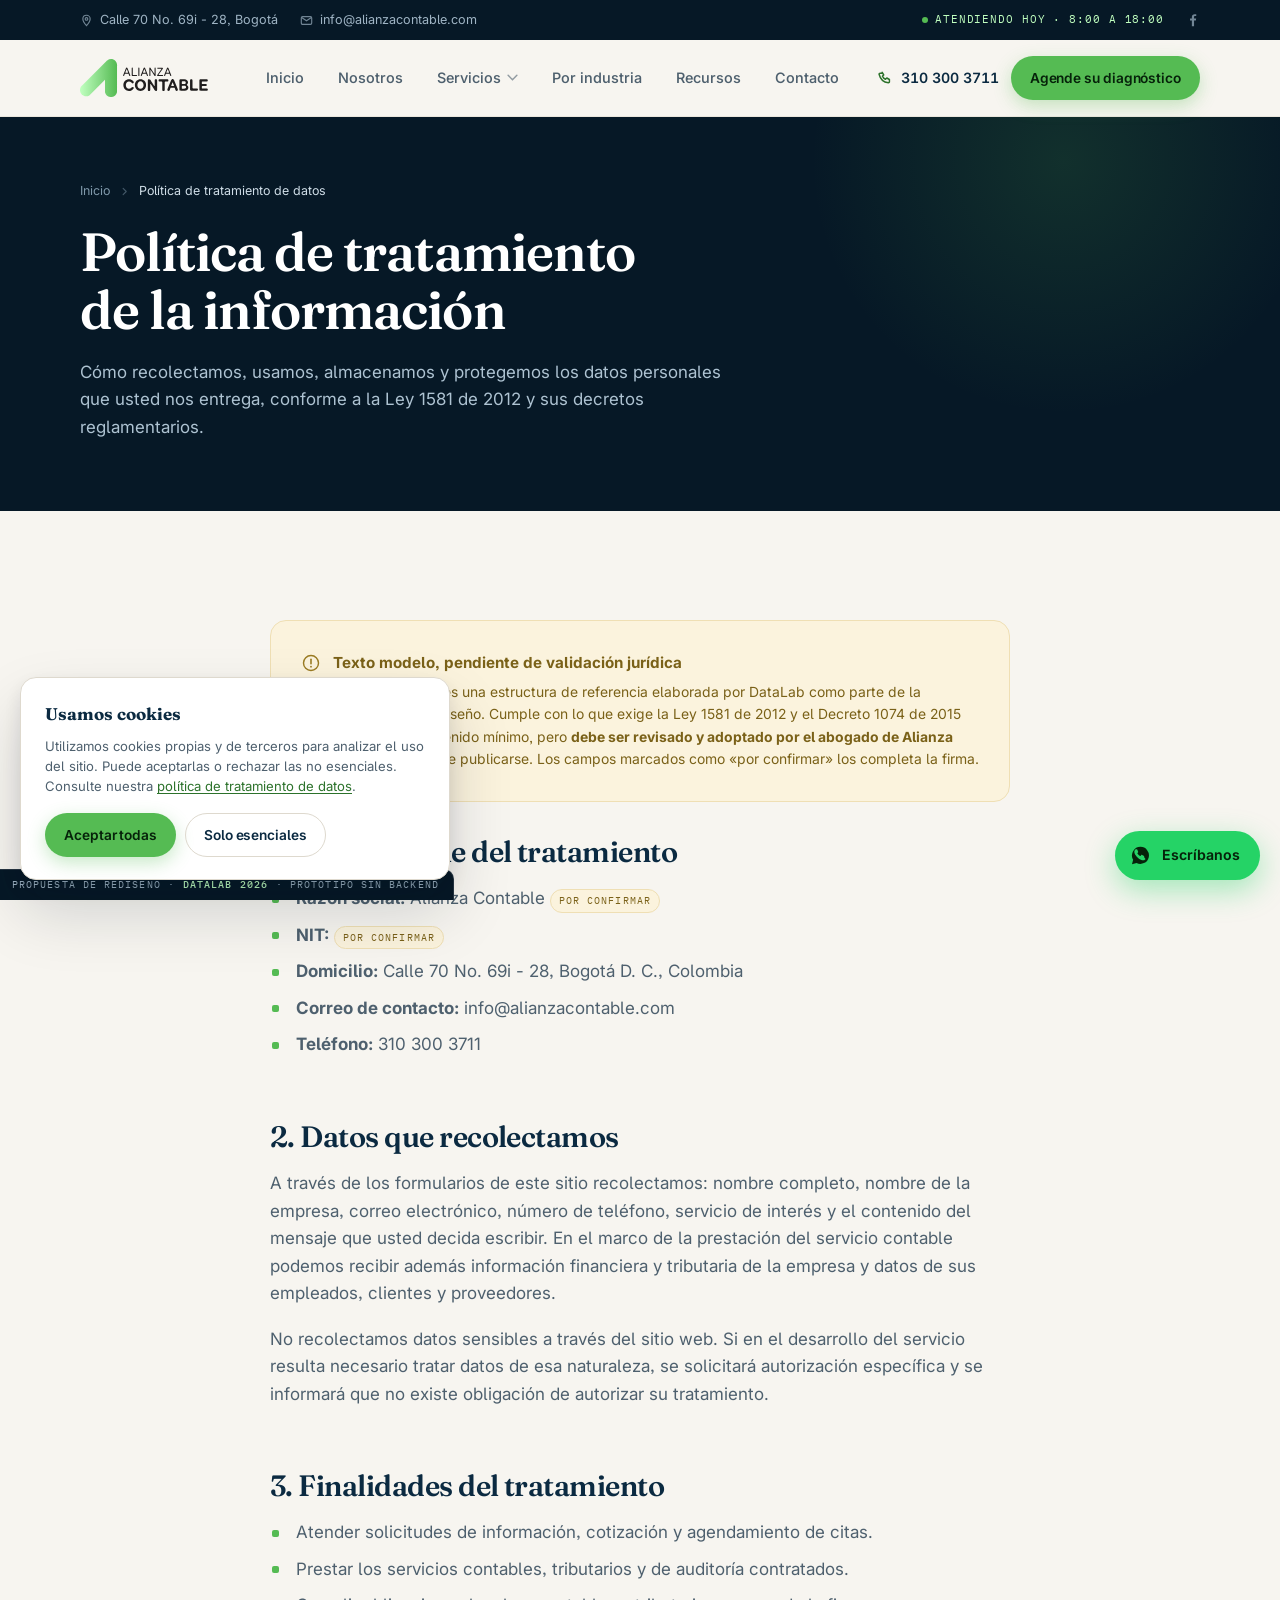
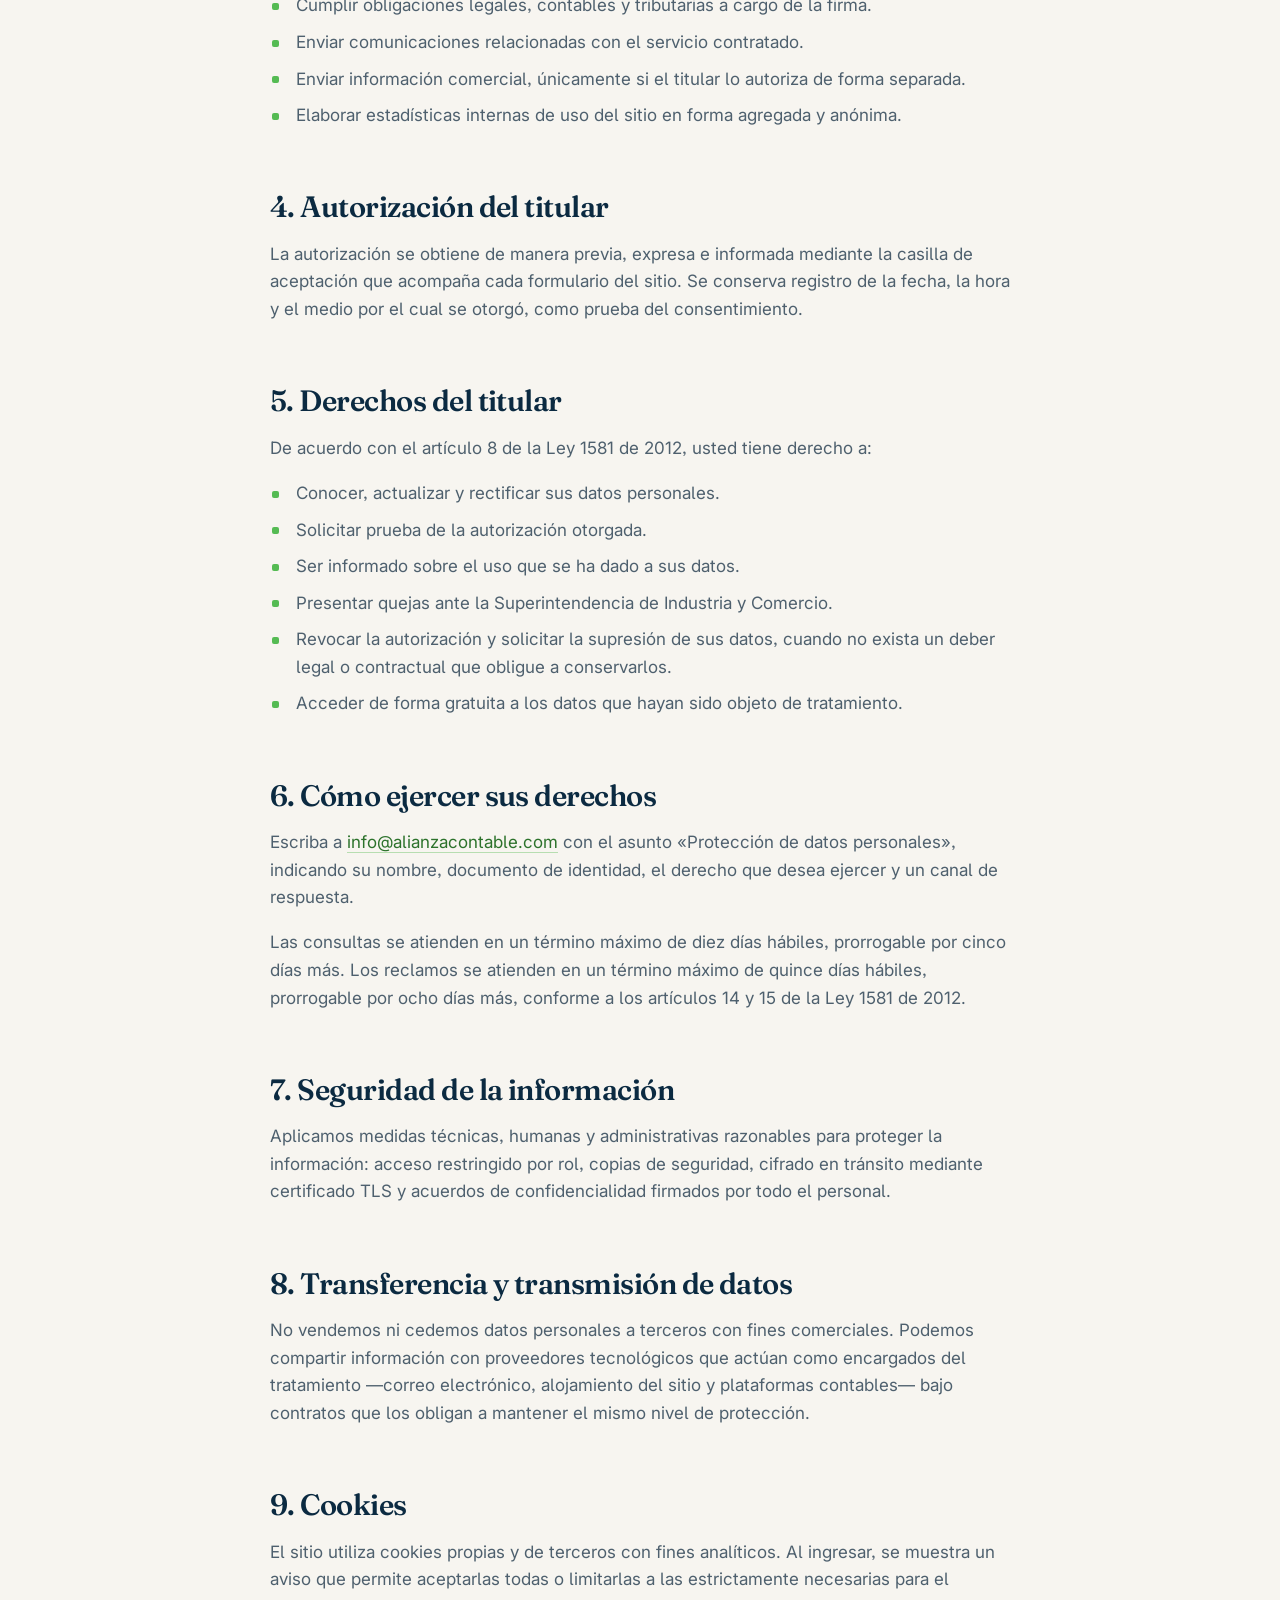
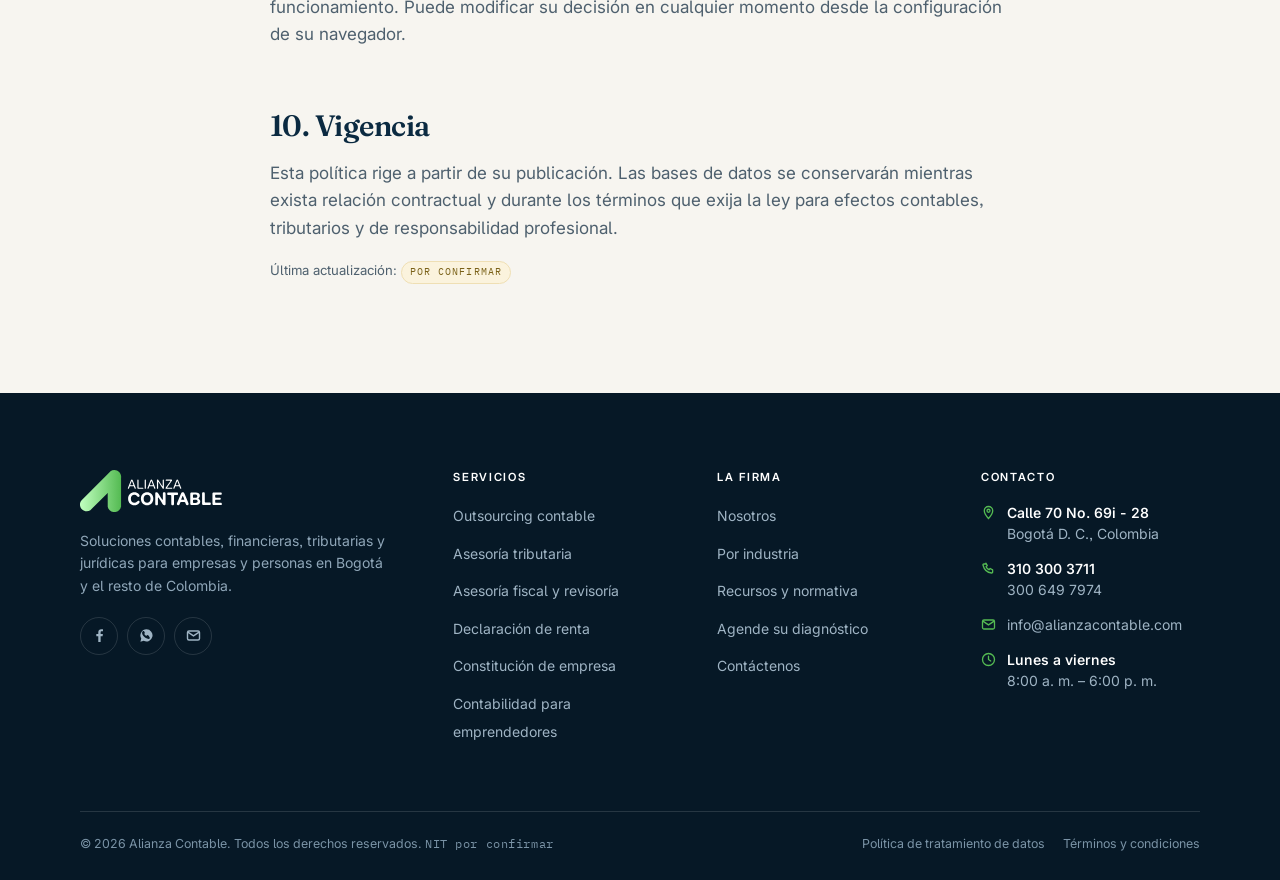
<file: politica-de-datos.html>
<!DOCTYPE html>
<html lang="es-CO">
<head>
<meta charset="utf-8">
<meta name="viewport" content="width=device-width, initial-scale=1">
<title>Política de tratamiento de datos personales | Alianza Contable</title>
<meta name="description" content="Cómo Alianza Contable recolecta, usa, almacena y protege los datos personales, conforme a la Ley 1581 de 2012 y sus decretos reglamentarios.">
<link rel="canonical" href="https://alianzacontable.com/politica-de-datos.html">
<meta name="theme-color" content="#0B2A41">
<!-- Maqueta de propuesta: no debe indexarse ni competir en Google con el sitio
     real de la firma, que comparte nombre, direccion y telefono. -->
<meta name="robots" content="noindex, nofollow">
<meta property="og:type" content="website">
<meta property="og:locale" content="es_CO">
<meta property="og:site_name" content="Alianza Contable">
<meta property="og:title" content="Política de tratamiento de datos personales | Alianza Contable">
<meta property="og:description" content="Cómo Alianza Contable recolecta, usa, almacena y protege los datos personales, conforme a la Ley 1581 de 2012 y sus decretos reglamentarios.">
<meta property="og:url" content="https://alianzacontable.com/politica-de-datos.html">
<meta property="og:image" content="https://alianzacontable.com/img/oficina.jpg">
<link rel="icon" href="img/logo.svg" type="image/svg+xml">
<link rel="preconnect" href="https://fonts.googleapis.com">
<link rel="preconnect" href="https://fonts.gstatic.com" crossorigin>
<link href="https://fonts.googleapis.com/css2?family=Fraunces:opsz,wght@9..144,400..700&family=IBM+Plex+Mono:wght@400;500&family=Inter:wght@400;500;600;700&display=swap" rel="stylesheet">
<link rel="stylesheet" href="css/site.css">

<!-- Datos estructurados de negocio: el vacío de SEO local más costoso del sitio actual.
     Coordenadas, horario y NIT quedan pendientes de confirmar con la firma. -->
<script type="application/ld+json">
{
  "@context": "https://schema.org",
  "@type": "AccountingService",
  "@id": "https://alianzacontable.com/#organizacion",
  "name": "Alianza Contable",
  "description": "Firma de outsourcing contable, tributario y financiero para empresas en Bogotá, Colombia.",
  "url": "https://alianzacontable.com/",
  "logo": "https://alianzacontable.com/img/logo.svg",
  "image": "https://alianzacontable.com/img/hero.jpg",
  "telephone": "+57 310 300 3711",
  "email": "info@alianzacontable.com",
  "priceRange": "$$",
  "address": {
    "@type": "PostalAddress",
    "streetAddress": "Calle 70 No. 69i - 28",
    "addressLocality": "Bogotá",
    "addressRegion": "Cundinamarca",
    "postalCode": "111071",
    "addressCountry": "CO"
  },
  "areaServed": { "@type": "City", "name": "Bogotá" },
  "openingHoursSpecification": [{
    "@type": "OpeningHoursSpecification",
    "dayOfWeek": ["Monday","Tuesday","Wednesday","Thursday","Friday"],
    "opens": "08:00", "closes": "18:00"
  }],
  "knowsLanguage": "es-CO",
  "serviceType": [
    "Outsourcing contable", "Asesoría tributaria", "Revisoría fiscal",
    "Declaración de renta", "Constitución de empresa", "Nómina electrónica"
  ]
}
</script>
</head>
<body>
<a class="skip" href="#main">Ir al contenido principal</a>

<!-- ============ BARRA SUPERIOR ============ -->
<div class="topbar">
  <div class="wrap">
    <div class="topbar-items">
      <a href="contacto.html">
        <svg width="13" height="13" viewBox="0 0 16 16" fill="none"><path d="M8 1.6c2.5 0 4.5 2 4.5 4.5 0 3.2-4.5 8.3-4.5 8.3S3.5 9.3 3.5 6.1C3.5 3.6 5.5 1.6 8 1.6z" stroke="currentColor" stroke-width="1.4"/><circle cx="8" cy="6.1" r="1.6" stroke="currentColor" stroke-width="1.4"/></svg>
        Calle 70 No. 69i - 28, Bogotá</a>
      <a href="mailto:info@alianzacontable.com">
        <svg width="13" height="13" viewBox="0 0 16 16" fill="none"><rect x="1.6" y="3.2" width="12.8" height="9.6" rx="1.6" stroke="currentColor" stroke-width="1.4"/><path d="M2 4.4l6 4 6-4" stroke="currentColor" stroke-width="1.4"/></svg>
        info@alianzacontable.com</a>
    </div>
    <div class="topbar-items">
      <span class="topbar-badge"><i class="dot-live"></i> Atendiendo hoy · 8:00 a 18:00</span>
      <a href="https://www.facebook.com/alianzacontable" aria-label="Facebook de Alianza Contable" rel="noopener">
        <svg width="14" height="14" viewBox="0 0 16 16" fill="currentColor"><path d="M9.2 15V8.7h2.1l.3-2.4H9.2V4.7c0-.7.2-1.2 1.2-1.2h1.3V1.4C11.5 1.3 10.7 1.3 9.9 1.3 8 1.3 6.7 2.4 6.7 4.5v1.8H4.6v2.4h2.1V15h2.5z"/></svg>
      </a>
    </div>
  </div>
</div>

<!-- ============ NAVEGACIÓN ============ -->
<header class="nav">
  <div class="wrap">
    <a class="brand" href="index.html" aria-label="Alianza Contable, ir al inicio">
      <img src="img/logo.svg" alt="Alianza Contable">
    </a>

    <nav aria-label="Navegación principal">
      <ul class="menu" id="menu">
        <li><a href="index.html">Inicio</a></li>
        <li><a href="nosotros.html">Nosotros</a></li>
        <li>
          <a href="#" aria-haspopup="true">Servicios
            <svg class="caret" width="11" height="7" viewBox="0 0 12 8" fill="none"><path d="M1 1.5L6 6.5L11 1.5" stroke="currentColor" stroke-width="1.7" stroke-linecap="round"/></svg>
          </a>
          <ul class="submenu">
            <li><a href="outsourcing-contable.html"><b>Outsourcing contable</b><span>Su departamento contable completo, tercerizado</span></a></li>
            <li><a href="asesoria-tributaria.html"><b>Asesoría tributaria</b><span>Impuestos, planeación y defensa ante la DIAN</span></a></li>
            <li><a href="asesoria-fiscal.html"><b>Asesoría fiscal y revisoría</b><span>Revisoría fiscal y auditoría independiente</span></a></li>
            <li><a href="declaracion-de-renta.html"><b>Declaración de renta</b><span>Personas naturales y sociedades</span></a></li>
            <li><a href="constitucion-de-empresa.html"><b>Constitución de empresa</b><span>De la idea a la sociedad formalizada</span></a></li>
            <li><a href="contabilidad-para-emprendedores.html"><b>Contabilidad para emprendedores</b><span>Plan de entrada para negocios que empiezan</span></a></li>
          </ul>
        </li>
        <li><a href="por-industria.html">Por industria</a></li>
        <li><a href="recursos.html">Recursos</a></li>
        <li><a href="contacto.html">Contacto</a></li>
        <li class="menu-cta"><a class="btn btn-primary" href="agende-su-diagnostico.html">Agende su diagnóstico gratuito</a></li>
      </ul>
    </nav>

    <div class="nav-cta">
      <a class="nav-call" href="tel:+573103003711" aria-label="Llamar al 310 300 3711">
        <svg width="18" height="18" viewBox="0 0 16 16" fill="none"><path d="M5.2 2.3l1.5 2.6-1.3 1.3c.6 1.3 1.8 2.5 3.1 3.1l1.3-1.3 2.6 1.5v2.3c0 .6-.5 1.1-1.1 1C6.2 12.3 3.4 9.5 2.1 4.3c-.1-.6.4-1.1 1-1.1h2.1z" stroke="currentColor" stroke-width="1.5" stroke-linejoin="round"/></svg>
      </a>
      <a class="nav-phone" href="tel:+573103003711">
        <svg width="16" height="16" viewBox="0 0 16 16" fill="none"><path d="M5.2 2.3l1.5 2.6-1.3 1.3c.6 1.3 1.8 2.5 3.1 3.1l1.3-1.3 2.6 1.5v2.3c0 .6-.5 1.1-1.1 1C6.2 12.3 3.4 9.5 2.1 4.3c-.1-.6.4-1.1 1-1.1h2.1z" stroke="currentColor" stroke-width="1.5" stroke-linejoin="round"/></svg>
        <span>310 300 3711</span>
      </a>
      <a class="btn btn-primary btn-sm" href="agende-su-diagnostico.html">Agende su diagnóstico</a>
      <button class="burger" aria-label="Abrir menú" aria-expanded="false" aria-controls="menu"><i></i><i></i><i></i></button>
    </div>
  </div>
</header>

<main id="main">
<section class="phead dark">
  <div class="wrap">
    <nav class="crumbs" aria-label="Ruta de navegación"><a href="index.html">Inicio</a><svg width="11" height="11" viewBox="0 0 16 16" fill="none"><path d="M6 3.5L10.5 8 6 12.5" stroke="currentColor" stroke-width="1.6" stroke-linecap="round" stroke-linejoin="round"/></svg><span aria-current="page">Política de tratamiento de datos</span></nav>
    <div class="phead-grid">
      <div class="reveal">
        <h1>Política de tratamiento de la información</h1>
        <p class="lead">Cómo recolectamos, usamos, almacenamos y protegemos los datos personales que usted nos entrega, conforme a la Ley 1581 de 2012 y sus decretos reglamentarios.</p>
      </div>
      
    </div>
  </div>
</section>
<section class="section">
  <div class="wrap wrap-narrow">
    <div class="card reveal" style="border-color:#EFDFB4;background:#FBF3DD;margin-bottom:34px">
  <div class="flex gap-1" style="align-items:flex-start">
    <svg width="20" height="20" viewBox="0 0 24 24" fill="none" style="color:#9A7B22;flex:none;margin-top:2px">
      <circle cx="12" cy="12" r="9" stroke="currentColor" stroke-width="1.7"/>
      <path d="M12 7.6v5.2" stroke="currentColor" stroke-width="1.9" stroke-linecap="round"/>
      <circle cx="12" cy="16.4" r="1.1" fill="currentColor"/></svg>
    <div>
      <b style="display:block;color:#7A6118;font-size:.95rem;margin-bottom:5px">Texto modelo, pendiente de validación jurídica</b>
      <p style="font-size:.87rem;color:#7A6118;margin:0">Este documento es una estructura de
      referencia elaborada por DataLab como parte de la propuesta de rediseño. Cumple con lo que
      exige la Ley 1581 de 2012 y el Decreto 1074 de 2015 en cuanto a contenido mínimo, pero
      <b>debe ser revisado y adoptado por el abogado de Alianza Contable</b> antes de publicarse.
      Los campos marcados como «por confirmar» los completa la firma.</p>
    </div>
  </div>
</div>
    <article class="prose reveal" style="max-width:none">
      <h2>1. Responsable del tratamiento</h2>
      <ul>
        <li><b>Razón social:</b> Alianza Contable <span class="demo-tag">Por confirmar</span></li>
        <li><b>NIT:</b> <span class="demo-tag">Por confirmar</span></li>
        <li><b>Domicilio:</b> Calle 70 No. 69i - 28, Bogotá D. C., Colombia</li>
        <li><b>Correo de contacto:</b> info@alianzacontable.com</li>
        <li><b>Teléfono:</b> 310 300 3711</li>
      </ul>

      <h2>2. Datos que recolectamos</h2>
      <p>A través de los formularios de este sitio recolectamos: nombre completo, nombre de la
      empresa, correo electrónico, número de teléfono, servicio de interés y el contenido del
      mensaje que usted decida escribir. En el marco de la prestación del servicio contable
      podemos recibir además información financiera y tributaria de la empresa y datos de sus
      empleados, clientes y proveedores.</p>
      <p>No recolectamos datos sensibles a través del sitio web. Si en el desarrollo del servicio
      resulta necesario tratar datos de esa naturaleza, se solicitará autorización específica y
      se informará que no existe obligación de autorizar su tratamiento.</p>

      <h2>3. Finalidades del tratamiento</h2>
      <ul>
        <li>Atender solicitudes de información, cotización y agendamiento de citas.</li>
        <li>Prestar los servicios contables, tributarios y de auditoría contratados.</li>
        <li>Cumplir obligaciones legales, contables y tributarias a cargo de la firma.</li>
        <li>Enviar comunicaciones relacionadas con el servicio contratado.</li>
        <li>Enviar información comercial, únicamente si el titular lo autoriza de forma separada.</li>
        <li>Elaborar estadísticas internas de uso del sitio en forma agregada y anónima.</li>
      </ul>

      <h2>4. Autorización del titular</h2>
      <p>La autorización se obtiene de manera previa, expresa e informada mediante la casilla de
      aceptación que acompaña cada formulario del sitio. Se conserva registro de la fecha, la hora
      y el medio por el cual se otorgó, como prueba del consentimiento.</p>

      <h2>5. Derechos del titular</h2>
      <p>De acuerdo con el artículo 8 de la Ley 1581 de 2012, usted tiene derecho a:</p>
      <ul>
        <li>Conocer, actualizar y rectificar sus datos personales.</li>
        <li>Solicitar prueba de la autorización otorgada.</li>
        <li>Ser informado sobre el uso que se ha dado a sus datos.</li>
        <li>Presentar quejas ante la Superintendencia de Industria y Comercio.</li>
        <li>Revocar la autorización y solicitar la supresión de sus datos, cuando no exista un
        deber legal o contractual que obligue a conservarlos.</li>
        <li>Acceder de forma gratuita a los datos que hayan sido objeto de tratamiento.</li>
      </ul>

      <h2>6. Cómo ejercer sus derechos</h2>
      <p>Escriba a <a href="mailto:info@alianzacontable.com">info@alianzacontable.com</a> con el
      asunto «Protección de datos personales», indicando su nombre, documento de identidad, el
      derecho que desea ejercer y un canal de respuesta.</p>
      <p>Las consultas se atienden en un término máximo de diez días hábiles, prorrogable por cinco
      días más. Los reclamos se atienden en un término máximo de quince días hábiles, prorrogable
      por ocho días más, conforme a los artículos 14 y 15 de la Ley 1581 de 2012.</p>

      <h2>7. Seguridad de la información</h2>
      <p>Aplicamos medidas técnicas, humanas y administrativas razonables para proteger la
      información: acceso restringido por rol, copias de seguridad, cifrado en tránsito mediante
      certificado TLS y acuerdos de confidencialidad firmados por todo el personal.</p>

      <h2>8. Transferencia y transmisión de datos</h2>
      <p>No vendemos ni cedemos datos personales a terceros con fines comerciales. Podemos
      compartir información con proveedores tecnológicos que actúan como encargados del
      tratamiento —correo electrónico, alojamiento del sitio y plataformas contables— bajo
      contratos que los obligan a mantener el mismo nivel de protección.</p>

      <h2>9. Cookies</h2>
      <p>El sitio utiliza cookies propias y de terceros con fines analíticos. Al ingresar, se
      muestra un aviso que permite aceptarlas todas o limitarlas a las estrictamente necesarias
      para el funcionamiento. Puede modificar su decisión en cualquier momento desde la
      configuración de su navegador.</p>

      <h2>10. Vigencia</h2>
      <p>Esta política rige a partir de su publicación. Las bases de datos se conservarán mientras
      exista relación contractual y durante los términos que exija la ley para efectos contables,
      tributarios y de responsabilidad profesional.</p>
      <p class="note">Última actualización: <span class="demo-tag">Por confirmar</span></p>
    </article>
  </div>
</section>

</main>

<!-- ============ PIE ============ -->
<footer class="footer">
  <div class="wrap">
    <div class="footer-grid">
      <div class="footer-brand">
        <img src="img/logo-blanco.svg" alt="Alianza Contable">
        <p>Soluciones contables, financieras, tributarias y jurídicas para empresas y personas
          en Bogotá y el resto de Colombia.</p>
        <div class="socials">
          <a href="https://www.facebook.com/alianzacontable" aria-label="Facebook" rel="noopener">
            <svg width="15" height="15" viewBox="0 0 16 16" fill="currentColor"><path d="M9.2 15V8.7h2.1l.3-2.4H9.2V4.7c0-.7.2-1.2 1.2-1.2h1.3V1.4C11.5 1.3 10.7 1.3 9.9 1.3 8 1.3 6.7 2.4 6.7 4.5v1.8H4.6v2.4h2.1V15h2.5z"/></svg></a>
          <a href="https://wa.me/573103003711" aria-label="WhatsApp" rel="noopener">
            <svg width="15" height="15" viewBox="0 0 16 16" fill="currentColor"><path d="M8 1.4a6.5 6.5 0 00-5.6 9.8L1.5 14.6l3.5-.9A6.5 6.5 0 108 1.4zm3.8 9.2c-.2.5-.9.9-1.3 1-.4 0-.8.2-2.6-.6-2.2-1-3.6-3.3-3.7-3.4-.1-.2-.9-1.2-.9-2.3 0-1.1.6-1.6.8-1.8.2-.2.4-.3.6-.3h.4c.1 0 .3 0 .5.4l.6 1.5c0 .1.1.2 0 .4l-.3.4-.2.2c-.1.1-.2.2 0 .4l.7 1c.5.5 1 .7 1.2.8.2.1.3.1.4 0l.6-.7c.1-.2.3-.1.4-.1l1.4.7c.2.1.3.2.4.3v.9z"/></svg></a>
          <a href="mailto:info@alianzacontable.com" aria-label="Correo">
            <svg width="15" height="15" viewBox="0 0 16 16" fill="none"><rect x="1.6" y="3.2" width="12.8" height="9.6" rx="1.6" stroke="currentColor" stroke-width="1.5"/><path d="M2 4.4l6 4 6-4" stroke="currentColor" stroke-width="1.5"/></svg></a>
        </div>
      </div>

      <div>
        <h4>Servicios</h4>
        <ul class="footer-links">
          <li><a href="outsourcing-contable.html">Outsourcing contable</a></li>
          <li><a href="asesoria-tributaria.html">Asesoría tributaria</a></li>
          <li><a href="asesoria-fiscal.html">Asesoría fiscal y revisoría</a></li>
          <li><a href="declaracion-de-renta.html">Declaración de renta</a></li>
          <li><a href="constitucion-de-empresa.html">Constitución de empresa</a></li>
          <li><a href="contabilidad-para-emprendedores.html">Contabilidad para emprendedores</a></li>
        </ul>
      </div>

      <div>
        <h4>La firma</h4>
        <ul class="footer-links">
          <li><a href="nosotros.html">Nosotros</a></li>
          <li><a href="por-industria.html">Por industria</a></li>
          <li><a href="recursos.html">Recursos y normativa</a></li>
          <li><a href="agende-su-diagnostico.html">Agende su diagnóstico</a></li>
          <li><a href="contacto.html">Contáctenos</a></li>
        </ul>
      </div>

      <div>
        <h4>Contacto</h4>
        <ul class="footer-contact">
          <li><svg width="15" height="15" viewBox="0 0 16 16" fill="none"><path d="M8 1.6c2.5 0 4.5 2 4.5 4.5 0 3.2-4.5 8.3-4.5 8.3S3.5 9.3 3.5 6.1C3.5 3.6 5.5 1.6 8 1.6z" stroke="currentColor" stroke-width="1.4"/><circle cx="8" cy="6.1" r="1.6" stroke="currentColor" stroke-width="1.4"/></svg>
            <span><b>Calle 70 No. 69i - 28</b>Bogotá D. C., Colombia</span></li>
          <li><svg width="15" height="15" viewBox="0 0 16 16" fill="none"><path d="M5.2 2.3l1.5 2.6-1.3 1.3c.6 1.3 1.8 2.5 3.1 3.1l1.3-1.3 2.6 1.5v2.3c0 .6-.5 1.1-1.1 1C6.2 12.3 3.4 9.5 2.1 4.3c-.1-.6.4-1.1 1-1.1h2.1z" stroke="currentColor" stroke-width="1.4" stroke-linejoin="round"/></svg>
            <span><a href="tel:+573103003711"><b>310 300 3711</b></a><a href="tel:+573006497974">300 649 7974</a></span></li>
          <li><svg width="15" height="15" viewBox="0 0 16 16" fill="none"><rect x="1.6" y="3.2" width="12.8" height="9.6" rx="1.6" stroke="currentColor" stroke-width="1.4"/><path d="M2 4.4l6 4 6-4" stroke="currentColor" stroke-width="1.4"/></svg>
            <span><a href="mailto:info@alianzacontable.com">info@alianzacontable.com</a></span></li>
          <li><svg width="15" height="15" viewBox="0 0 16 16" fill="none"><circle cx="8" cy="8" r="6.4" stroke="currentColor" stroke-width="1.4"/><path d="M8 4.4V8l2.4 1.6" stroke="currentColor" stroke-width="1.4" stroke-linecap="round"/></svg>
            <span><b>Lunes a viernes</b>8:00 a. m. – 6:00 p. m.</span></li>
        </ul>
      </div>
    </div>

    <div class="footer-bottom">
      <span>© <span data-year>2026</span> Alianza Contable. Todos los derechos reservados.
        <span class="nit">NIT por confirmar</span></span>
      <div class="footer-legal">
        <a href="politica-de-datos.html">Política de tratamiento de datos</a>
        <a href="terminos-y-condiciones.html">Términos y condiciones</a>
      </div>
    </div>
  </div>
</footer>

<!-- ============ FLOTANTES ============ -->
<a class="wa" href="https://wa.me/573103003711?text=Hola,%20quisiera%20informaci%C3%B3n%20sobre%20outsourcing%20contable" rel="noopener" aria-label="Escribir por WhatsApp">
  <svg width="21" height="21" viewBox="0 0 16 16" fill="currentColor"><path d="M8 1.4a6.5 6.5 0 00-5.6 9.8L1.5 14.6l3.5-.9A6.5 6.5 0 108 1.4zm3.8 9.2c-.2.5-.9.9-1.3 1-.4 0-.8.2-2.6-.6-2.2-1-3.6-3.3-3.7-3.4-.1-.2-.9-1.2-.9-2.3 0-1.1.6-1.6.8-1.8.2-.2.4-.3.6-.3h.4c.1 0 .3 0 .5.4l.6 1.5c0 .1.1.2 0 .4l-.3.4-.2.2c-.1.1-.2.2 0 .4l.7 1c.5.5 1 .7 1.2.8.2.1.3.1.4 0l.6-.7c.1-.2.3-.1.4-.1l1.4.7c.2.1.3.2.4.3v.9z"/></svg>
  <span>Escríbanos</span>
</a>

<div class="cookies" id="cookies" role="dialog" aria-live="polite" aria-label="Consentimiento de cookies">
  <b>Usamos cookies</b>
  <p>Utilizamos cookies propias y de terceros para analizar el uso del sitio. Puede aceptarlas o
    rechazar las no esenciales. Consulte nuestra <a href="politica-de-datos.html">política de
    tratamiento de datos</a>.</p>
  <div class="btn-row">
    <button class="btn btn-primary btn-sm" data-consent="all">Aceptar todas</button>
    <button class="btn btn-outline btn-sm" data-consent="essential">Solo esenciales</button>
  </div>
</div>

<div class="demo-ribbon">Propuesta de rediseño · <b>DataLab 2026</b> · prototipo sin backend</div>

<script src="js/site.js"></script>
</body>
</html>
</file>
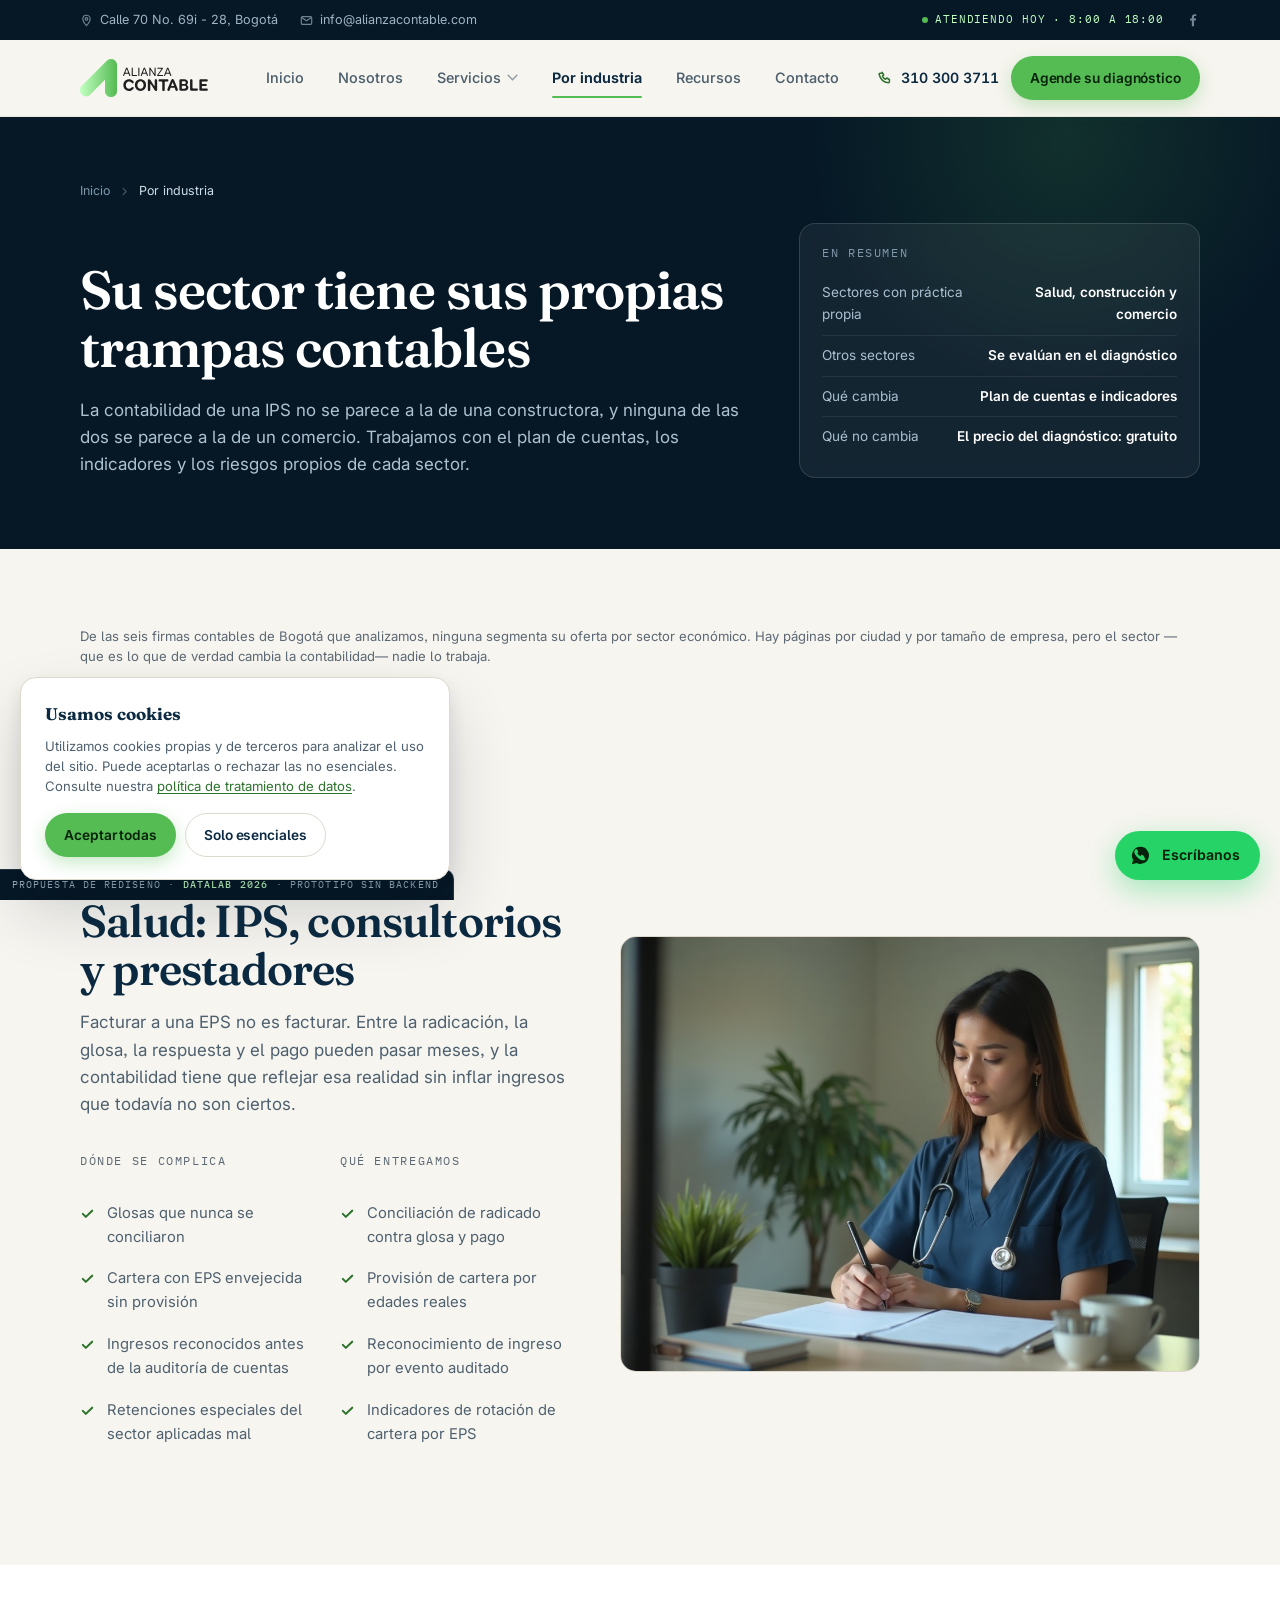
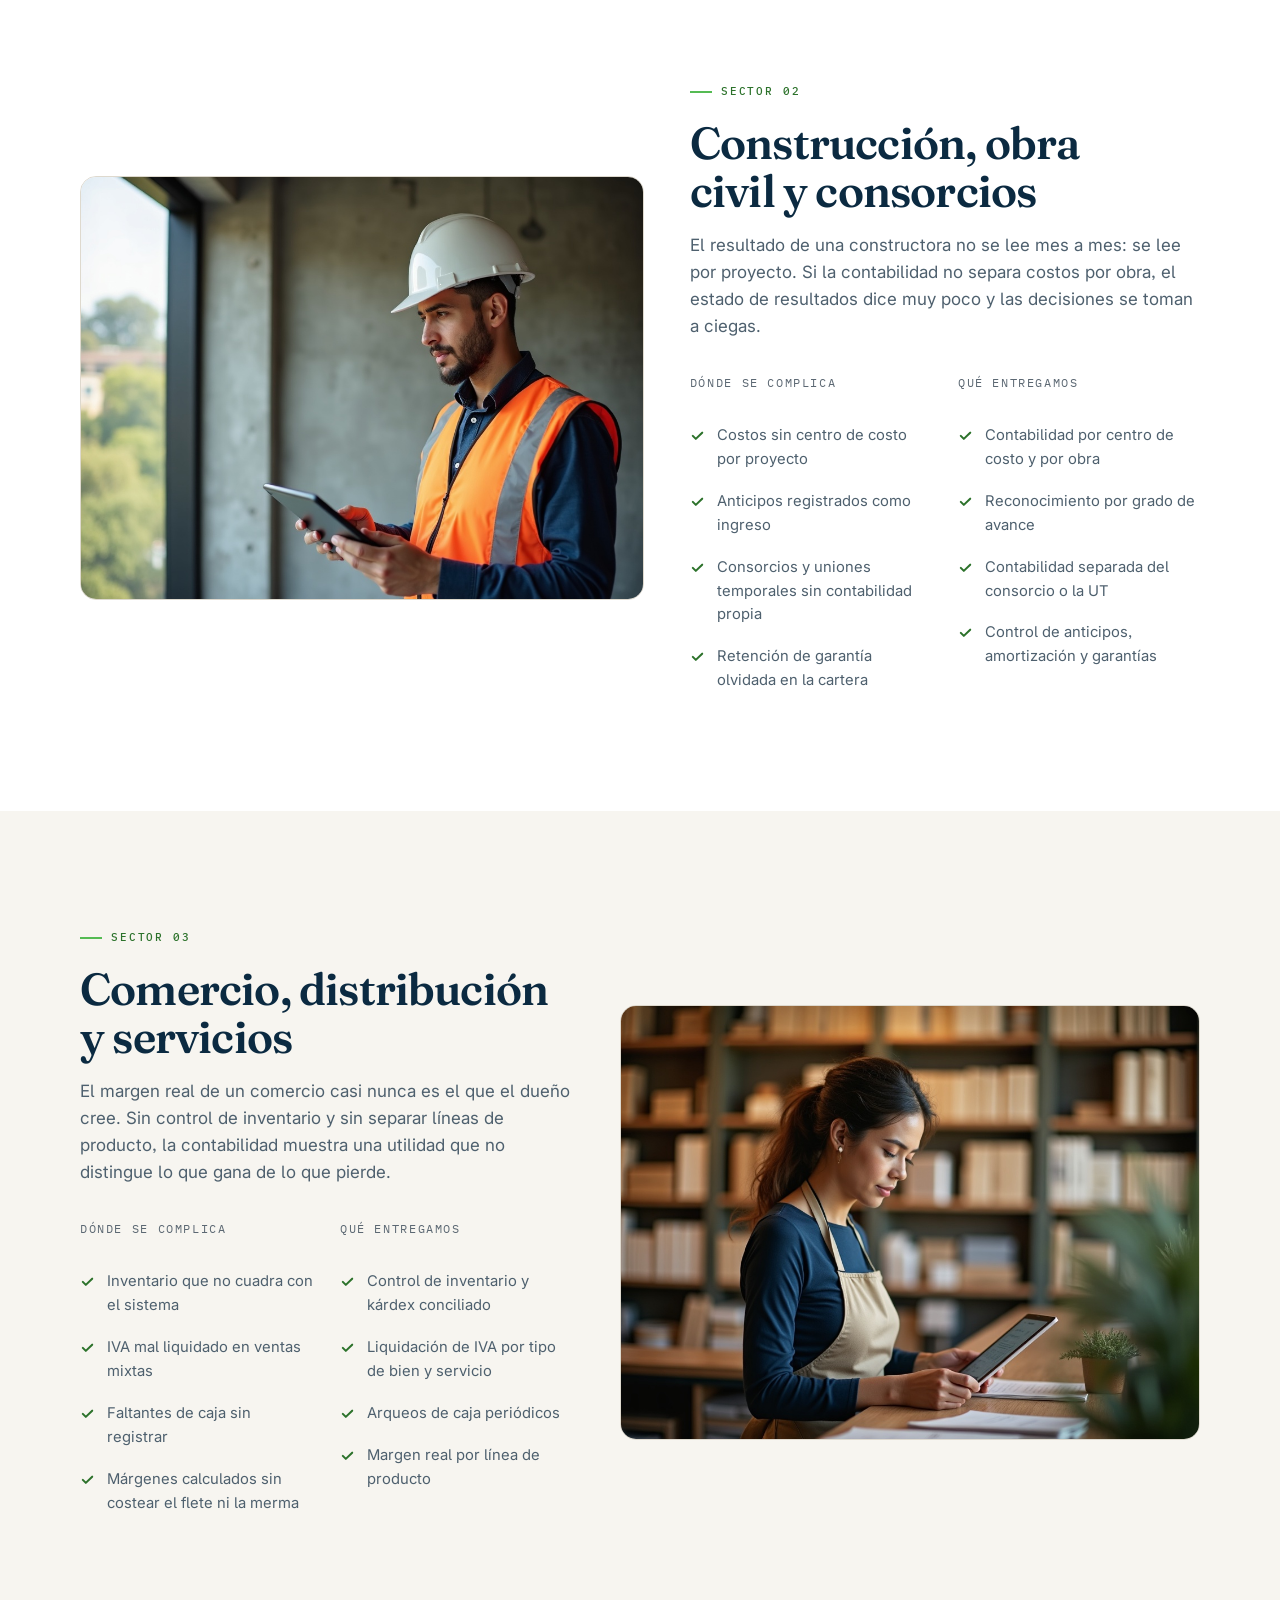
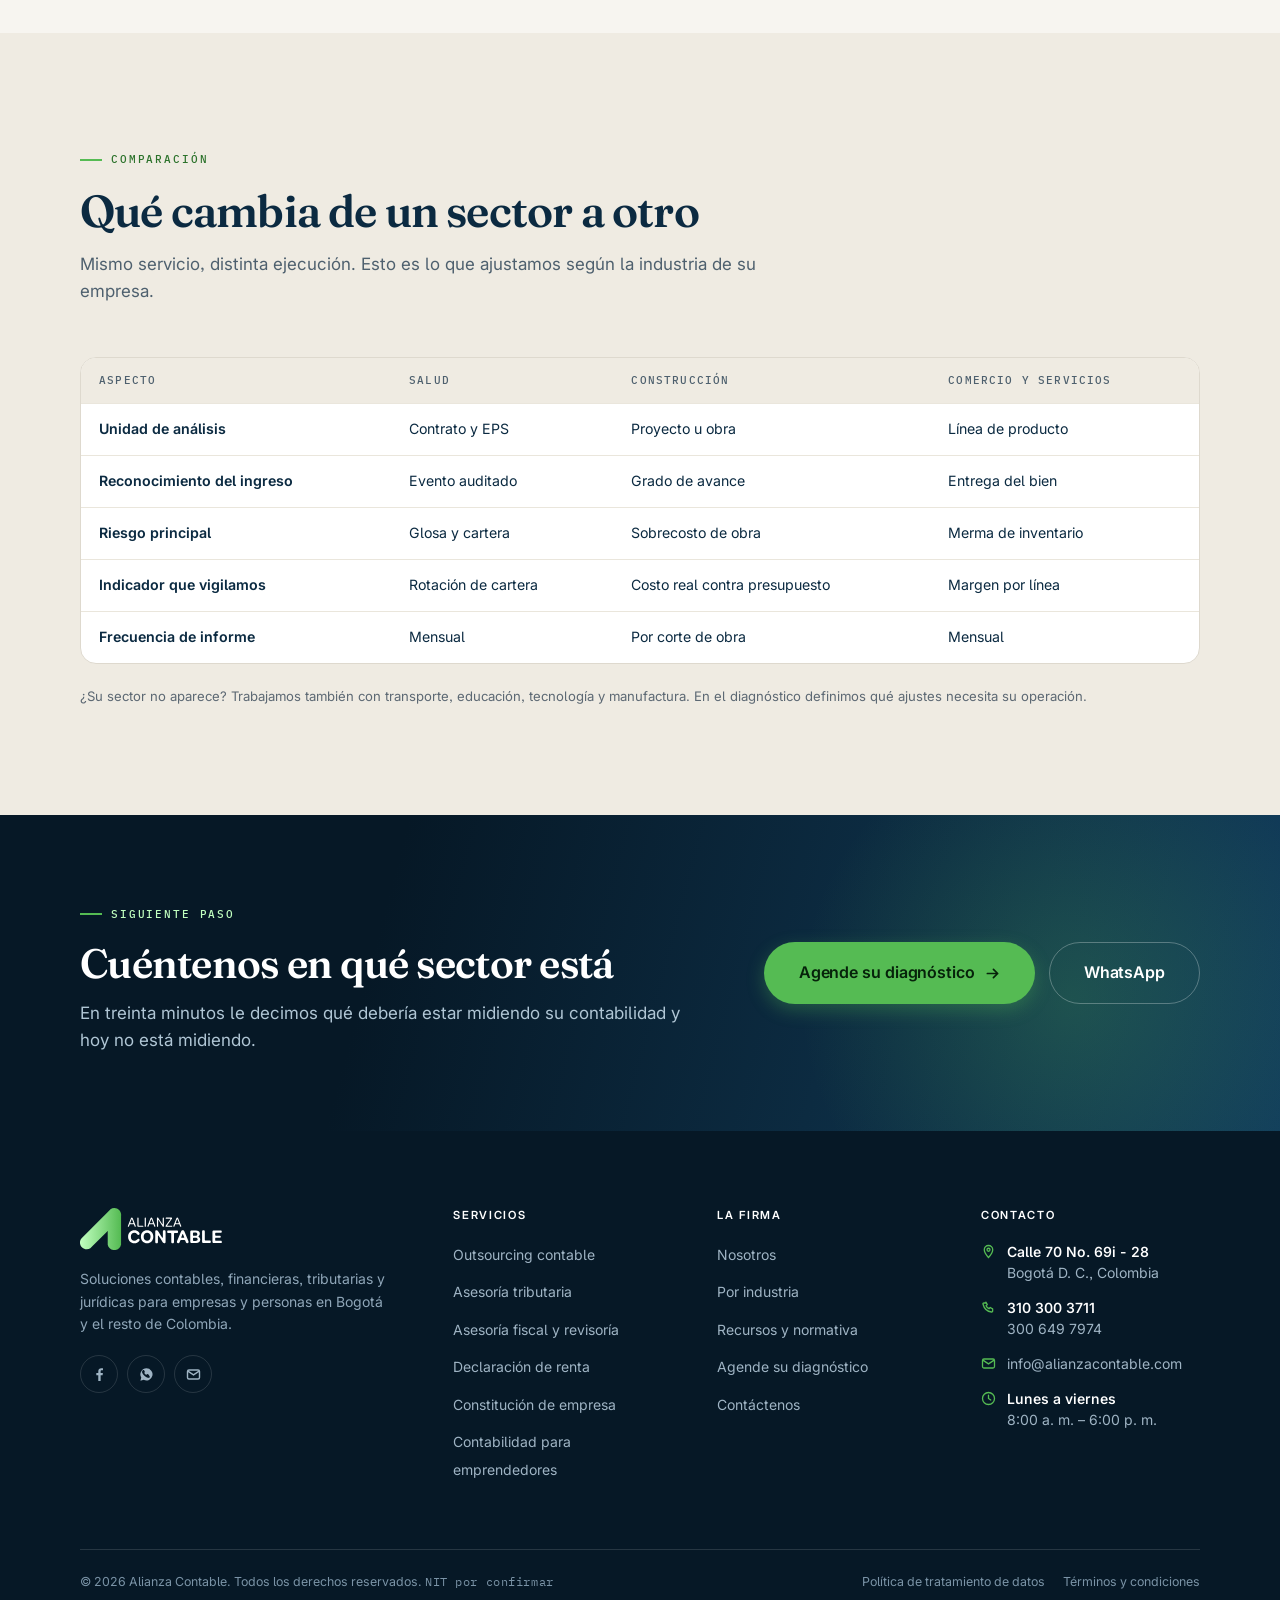
<file: por-industria.html>
<!DOCTYPE html>
<html lang="es-CO">
<head>
<meta charset="utf-8">
<meta name="viewport" content="width=device-width, initial-scale=1">
<title>Contabilidad por sector: salud, construcción y comercio | Alianza Contable</title>
<meta name="description" content="Contabilidad especializada por industria en Bogotá: IPS y prestadores de salud, constructoras y consorcios, comercio y distribución.">
<link rel="canonical" href="https://alianzacontable.com/por-industria.html">
<meta name="theme-color" content="#0B2A41">
<!-- Maqueta de propuesta: no debe indexarse ni competir en Google con el sitio
     real de la firma, que comparte nombre, direccion y telefono. -->
<meta name="robots" content="noindex, nofollow">
<meta property="og:type" content="website">
<meta property="og:locale" content="es_CO">
<meta property="og:site_name" content="Alianza Contable">
<meta property="og:title" content="Contabilidad por sector: salud, construcción y comercio | Alianza Contable">
<meta property="og:description" content="Contabilidad especializada por industria en Bogotá: IPS y prestadores de salud, constructoras y consorcios, comercio y distribución.">
<meta property="og:url" content="https://alianzacontable.com/por-industria.html">
<meta property="og:image" content="https://alianzacontable.com/img/ind-construccion.jpg">
<link rel="icon" href="img/logo.svg" type="image/svg+xml">
<link rel="preconnect" href="https://fonts.googleapis.com">
<link rel="preconnect" href="https://fonts.gstatic.com" crossorigin>
<link href="https://fonts.googleapis.com/css2?family=Fraunces:opsz,wght@9..144,400..700&family=IBM+Plex+Mono:wght@400;500&family=Inter:wght@400;500;600;700&display=swap" rel="stylesheet">
<link rel="stylesheet" href="css/site.css">

<!-- Datos estructurados de negocio: el vacío de SEO local más costoso del sitio actual.
     Coordenadas, horario y NIT quedan pendientes de confirmar con la firma. -->
<script type="application/ld+json">
{
  "@context": "https://schema.org",
  "@type": "AccountingService",
  "@id": "https://alianzacontable.com/#organizacion",
  "name": "Alianza Contable",
  "description": "Firma de outsourcing contable, tributario y financiero para empresas en Bogotá, Colombia.",
  "url": "https://alianzacontable.com/",
  "logo": "https://alianzacontable.com/img/logo.svg",
  "image": "https://alianzacontable.com/img/hero.jpg",
  "telephone": "+57 310 300 3711",
  "email": "info@alianzacontable.com",
  "priceRange": "$$",
  "address": {
    "@type": "PostalAddress",
    "streetAddress": "Calle 70 No. 69i - 28",
    "addressLocality": "Bogotá",
    "addressRegion": "Cundinamarca",
    "postalCode": "111071",
    "addressCountry": "CO"
  },
  "areaServed": { "@type": "City", "name": "Bogotá" },
  "openingHoursSpecification": [{
    "@type": "OpeningHoursSpecification",
    "dayOfWeek": ["Monday","Tuesday","Wednesday","Thursday","Friday"],
    "opens": "08:00", "closes": "18:00"
  }],
  "knowsLanguage": "es-CO",
  "serviceType": [
    "Outsourcing contable", "Asesoría tributaria", "Revisoría fiscal",
    "Declaración de renta", "Constitución de empresa", "Nómina electrónica"
  ]
}
</script>
</head>
<body>
<a class="skip" href="#main">Ir al contenido principal</a>

<!-- ============ BARRA SUPERIOR ============ -->
<div class="topbar">
  <div class="wrap">
    <div class="topbar-items">
      <a href="contacto.html">
        <svg width="13" height="13" viewBox="0 0 16 16" fill="none"><path d="M8 1.6c2.5 0 4.5 2 4.5 4.5 0 3.2-4.5 8.3-4.5 8.3S3.5 9.3 3.5 6.1C3.5 3.6 5.5 1.6 8 1.6z" stroke="currentColor" stroke-width="1.4"/><circle cx="8" cy="6.1" r="1.6" stroke="currentColor" stroke-width="1.4"/></svg>
        Calle 70 No. 69i - 28, Bogotá</a>
      <a href="mailto:info@alianzacontable.com">
        <svg width="13" height="13" viewBox="0 0 16 16" fill="none"><rect x="1.6" y="3.2" width="12.8" height="9.6" rx="1.6" stroke="currentColor" stroke-width="1.4"/><path d="M2 4.4l6 4 6-4" stroke="currentColor" stroke-width="1.4"/></svg>
        info@alianzacontable.com</a>
    </div>
    <div class="topbar-items">
      <span class="topbar-badge"><i class="dot-live"></i> Atendiendo hoy · 8:00 a 18:00</span>
      <a href="https://www.facebook.com/alianzacontable" aria-label="Facebook de Alianza Contable" rel="noopener">
        <svg width="14" height="14" viewBox="0 0 16 16" fill="currentColor"><path d="M9.2 15V8.7h2.1l.3-2.4H9.2V4.7c0-.7.2-1.2 1.2-1.2h1.3V1.4C11.5 1.3 10.7 1.3 9.9 1.3 8 1.3 6.7 2.4 6.7 4.5v1.8H4.6v2.4h2.1V15h2.5z"/></svg>
      </a>
    </div>
  </div>
</div>

<!-- ============ NAVEGACIÓN ============ -->
<header class="nav">
  <div class="wrap">
    <a class="brand" href="index.html" aria-label="Alianza Contable, ir al inicio">
      <img src="img/logo.svg" alt="Alianza Contable">
    </a>

    <nav aria-label="Navegación principal">
      <ul class="menu" id="menu">
        <li><a href="index.html">Inicio</a></li>
        <li><a href="nosotros.html">Nosotros</a></li>
        <li>
          <a href="#" aria-haspopup="true">Servicios
            <svg class="caret" width="11" height="7" viewBox="0 0 12 8" fill="none"><path d="M1 1.5L6 6.5L11 1.5" stroke="currentColor" stroke-width="1.7" stroke-linecap="round"/></svg>
          </a>
          <ul class="submenu">
            <li><a href="outsourcing-contable.html"><b>Outsourcing contable</b><span>Su departamento contable completo, tercerizado</span></a></li>
            <li><a href="asesoria-tributaria.html"><b>Asesoría tributaria</b><span>Impuestos, planeación y defensa ante la DIAN</span></a></li>
            <li><a href="asesoria-fiscal.html"><b>Asesoría fiscal y revisoría</b><span>Revisoría fiscal y auditoría independiente</span></a></li>
            <li><a href="declaracion-de-renta.html"><b>Declaración de renta</b><span>Personas naturales y sociedades</span></a></li>
            <li><a href="constitucion-de-empresa.html"><b>Constitución de empresa</b><span>De la idea a la sociedad formalizada</span></a></li>
            <li><a href="contabilidad-para-emprendedores.html"><b>Contabilidad para emprendedores</b><span>Plan de entrada para negocios que empiezan</span></a></li>
          </ul>
        </li>
        <li class="current"><a href="por-industria.html">Por industria</a></li>
        <li><a href="recursos.html">Recursos</a></li>
        <li><a href="contacto.html">Contacto</a></li>
        <li class="menu-cta"><a class="btn btn-primary" href="agende-su-diagnostico.html">Agende su diagnóstico gratuito</a></li>
      </ul>
    </nav>

    <div class="nav-cta">
      <a class="nav-call" href="tel:+573103003711" aria-label="Llamar al 310 300 3711">
        <svg width="18" height="18" viewBox="0 0 16 16" fill="none"><path d="M5.2 2.3l1.5 2.6-1.3 1.3c.6 1.3 1.8 2.5 3.1 3.1l1.3-1.3 2.6 1.5v2.3c0 .6-.5 1.1-1.1 1C6.2 12.3 3.4 9.5 2.1 4.3c-.1-.6.4-1.1 1-1.1h2.1z" stroke="currentColor" stroke-width="1.5" stroke-linejoin="round"/></svg>
      </a>
      <a class="nav-phone" href="tel:+573103003711">
        <svg width="16" height="16" viewBox="0 0 16 16" fill="none"><path d="M5.2 2.3l1.5 2.6-1.3 1.3c.6 1.3 1.8 2.5 3.1 3.1l1.3-1.3 2.6 1.5v2.3c0 .6-.5 1.1-1.1 1C6.2 12.3 3.4 9.5 2.1 4.3c-.1-.6.4-1.1 1-1.1h2.1z" stroke="currentColor" stroke-width="1.5" stroke-linejoin="round"/></svg>
        <span>310 300 3711</span>
      </a>
      <a class="btn btn-primary btn-sm" href="agende-su-diagnostico.html">Agende su diagnóstico</a>
      <button class="burger" aria-label="Abrir menú" aria-expanded="false" aria-controls="menu"><i></i><i></i><i></i></button>
    </div>
  </div>
</header>

<main id="main">
<section class="phead dark">
  <div class="wrap">
    <nav class="crumbs" aria-label="Ruta de navegación"><a href="index.html">Inicio</a><svg width="11" height="11" viewBox="0 0 16 16" fill="none"><path d="M6 3.5L10.5 8 6 12.5" stroke="currentColor" stroke-width="1.6" stroke-linecap="round" stroke-linejoin="round"/></svg><span aria-current="page">Por industria</span></nav>
    <div class="phead-grid">
      <div class="reveal">
        <h1>Su sector tiene sus propias trampas contables</h1>
        <p class="lead">La contabilidad de una IPS no se parece a la de una constructora, y ninguna de las dos se parece a la de un comercio. Trabajamos con el plan de cuentas, los indicadores y los riesgos propios de cada sector.</p>
      </div>
      <div class="phead-panel reveal" data-d="1"><p class="kicker" style="color:#7F98AA;margin-bottom:10px">En resumen</p><ul><li><span>Sectores con práctica propia</span><b>Salud, construcción y comercio</b></li><li><span>Otros sectores</span><b>Se evalúan en el diagnóstico</b></li><li><span>Qué cambia</span><b>Plan de cuentas e indicadores</b></li><li><span>Qué no cambia</span><b>El precio del diagnóstico: gratuito</b></li></ul></div>
    </div>
  </div>
</section>
<section class="section-sm">
  <div class="wrap">
    <p class="note reveal">De las seis firmas contables de Bogotá que analizamos, ninguna segmenta
      su oferta por sector económico. Hay páginas por ciudad y por tamaño de empresa, pero el
      sector —que es lo que de verdad cambia la contabilidad— nadie lo trabaja.</p>
  </div>
</section>
<section class="section" id="salud">
  <div class="wrap">
    <div class="duo duo-b">
      <div class="reveal">
      <p class="eyebrow">Sector 01</p>
      <h2>Salud: IPS, consultorios y prestadores</h2>
      <p class="lead">Facturar a una EPS no es facturar. Entre la radicación, la glosa, la respuesta y el pago pueden pasar meses, y la contabilidad tiene que reflejar esa realidad sin inflar ingresos que todavía no son ciertos.</p>
      <div class="grid g-2 mt-3" style="gap:26px">
        <div>
          <p class="kicker mb-2">Dónde se complica</p>
          <ul class="checks"><li><svg width="15" height="15" viewBox="0 0 16 16" fill="none"><path d="M3 8.4l3.2 3.2L13 5" stroke="currentColor" stroke-width="2.2" stroke-linecap="round" stroke-linejoin="round"/></svg> Glosas que nunca se conciliaron</li><li><svg width="15" height="15" viewBox="0 0 16 16" fill="none"><path d="M3 8.4l3.2 3.2L13 5" stroke="currentColor" stroke-width="2.2" stroke-linecap="round" stroke-linejoin="round"/></svg> Cartera con EPS envejecida sin provisión</li><li><svg width="15" height="15" viewBox="0 0 16 16" fill="none"><path d="M3 8.4l3.2 3.2L13 5" stroke="currentColor" stroke-width="2.2" stroke-linecap="round" stroke-linejoin="round"/></svg> Ingresos reconocidos antes de la auditoría de cuentas</li><li><svg width="15" height="15" viewBox="0 0 16 16" fill="none"><path d="M3 8.4l3.2 3.2L13 5" stroke="currentColor" stroke-width="2.2" stroke-linecap="round" stroke-linejoin="round"/></svg> Retenciones especiales del sector aplicadas mal</li></ul>
        </div>
        <div>
          <p class="kicker mb-2">Qué entregamos</p>
          <ul class="checks"><li><svg width="15" height="15" viewBox="0 0 16 16" fill="none"><path d="M3 8.4l3.2 3.2L13 5" stroke="currentColor" stroke-width="2.2" stroke-linecap="round" stroke-linejoin="round"/></svg> Conciliación de radicado contra glosa y pago</li><li><svg width="15" height="15" viewBox="0 0 16 16" fill="none"><path d="M3 8.4l3.2 3.2L13 5" stroke="currentColor" stroke-width="2.2" stroke-linecap="round" stroke-linejoin="round"/></svg> Provisión de cartera por edades reales</li><li><svg width="15" height="15" viewBox="0 0 16 16" fill="none"><path d="M3 8.4l3.2 3.2L13 5" stroke="currentColor" stroke-width="2.2" stroke-linecap="round" stroke-linejoin="round"/></svg> Reconocimiento de ingreso por evento auditado</li><li><svg width="15" height="15" viewBox="0 0 16 16" fill="none"><path d="M3 8.4l3.2 3.2L13 5" stroke="currentColor" stroke-width="2.2" stroke-linecap="round" stroke-linejoin="round"/></svg> Indicadores de rotación de cartera por EPS</li></ul>
        </div>
      </div>
    </div><div class="reveal" data-d="1">
      <div class="rounded" style="border:1px solid var(--line)">
        <img src="img/ind-salud.jpg" alt="Administración de una clínica en Bogotá" loading="lazy" width="1024" height="768"
             style="width:100%;height:auto">
      </div>
    </div>
    </div>
  </div>
</section><section class="section bg-white" id="construccion">
  <div class="wrap">
    <div class="duo duo-a">
      <div class="reveal">
      <div class="rounded" style="border:1px solid var(--line)">
        <img src="img/ind-construccion.jpg" alt="Gerente de obra revisando planos en un proyecto en Bogotá" loading="lazy" width="1024" height="768"
             style="width:100%;height:auto">
      </div>
    </div><div class="reveal" data-d="1">
      <p class="eyebrow">Sector 02</p>
      <h2>Construcción, obra civil y consorcios</h2>
      <p class="lead">El resultado de una constructora no se lee mes a mes: se lee por proyecto. Si la contabilidad no separa costos por obra, el estado de resultados dice muy poco y las decisiones se toman a ciegas.</p>
      <div class="grid g-2 mt-3" style="gap:26px">
        <div>
          <p class="kicker mb-2">Dónde se complica</p>
          <ul class="checks"><li><svg width="15" height="15" viewBox="0 0 16 16" fill="none"><path d="M3 8.4l3.2 3.2L13 5" stroke="currentColor" stroke-width="2.2" stroke-linecap="round" stroke-linejoin="round"/></svg> Costos sin centro de costo por proyecto</li><li><svg width="15" height="15" viewBox="0 0 16 16" fill="none"><path d="M3 8.4l3.2 3.2L13 5" stroke="currentColor" stroke-width="2.2" stroke-linecap="round" stroke-linejoin="round"/></svg> Anticipos registrados como ingreso</li><li><svg width="15" height="15" viewBox="0 0 16 16" fill="none"><path d="M3 8.4l3.2 3.2L13 5" stroke="currentColor" stroke-width="2.2" stroke-linecap="round" stroke-linejoin="round"/></svg> Consorcios y uniones temporales sin contabilidad propia</li><li><svg width="15" height="15" viewBox="0 0 16 16" fill="none"><path d="M3 8.4l3.2 3.2L13 5" stroke="currentColor" stroke-width="2.2" stroke-linecap="round" stroke-linejoin="round"/></svg> Retención de garantía olvidada en la cartera</li></ul>
        </div>
        <div>
          <p class="kicker mb-2">Qué entregamos</p>
          <ul class="checks"><li><svg width="15" height="15" viewBox="0 0 16 16" fill="none"><path d="M3 8.4l3.2 3.2L13 5" stroke="currentColor" stroke-width="2.2" stroke-linecap="round" stroke-linejoin="round"/></svg> Contabilidad por centro de costo y por obra</li><li><svg width="15" height="15" viewBox="0 0 16 16" fill="none"><path d="M3 8.4l3.2 3.2L13 5" stroke="currentColor" stroke-width="2.2" stroke-linecap="round" stroke-linejoin="round"/></svg> Reconocimiento por grado de avance</li><li><svg width="15" height="15" viewBox="0 0 16 16" fill="none"><path d="M3 8.4l3.2 3.2L13 5" stroke="currentColor" stroke-width="2.2" stroke-linecap="round" stroke-linejoin="round"/></svg> Contabilidad separada del consorcio o la UT</li><li><svg width="15" height="15" viewBox="0 0 16 16" fill="none"><path d="M3 8.4l3.2 3.2L13 5" stroke="currentColor" stroke-width="2.2" stroke-linecap="round" stroke-linejoin="round"/></svg> Control de anticipos, amortización y garantías</li></ul>
        </div>
      </div>
    </div>
    </div>
  </div>
</section><section class="section" id="comercio">
  <div class="wrap">
    <div class="duo duo-b">
      <div class="reveal">
      <p class="eyebrow">Sector 03</p>
      <h2>Comercio, distribución y servicios</h2>
      <p class="lead">El margen real de un comercio casi nunca es el que el dueño cree. Sin control de inventario y sin separar líneas de producto, la contabilidad muestra una utilidad que no distingue lo que gana de lo que pierde.</p>
      <div class="grid g-2 mt-3" style="gap:26px">
        <div>
          <p class="kicker mb-2">Dónde se complica</p>
          <ul class="checks"><li><svg width="15" height="15" viewBox="0 0 16 16" fill="none"><path d="M3 8.4l3.2 3.2L13 5" stroke="currentColor" stroke-width="2.2" stroke-linecap="round" stroke-linejoin="round"/></svg> Inventario que no cuadra con el sistema</li><li><svg width="15" height="15" viewBox="0 0 16 16" fill="none"><path d="M3 8.4l3.2 3.2L13 5" stroke="currentColor" stroke-width="2.2" stroke-linecap="round" stroke-linejoin="round"/></svg> IVA mal liquidado en ventas mixtas</li><li><svg width="15" height="15" viewBox="0 0 16 16" fill="none"><path d="M3 8.4l3.2 3.2L13 5" stroke="currentColor" stroke-width="2.2" stroke-linecap="round" stroke-linejoin="round"/></svg> Faltantes de caja sin registrar</li><li><svg width="15" height="15" viewBox="0 0 16 16" fill="none"><path d="M3 8.4l3.2 3.2L13 5" stroke="currentColor" stroke-width="2.2" stroke-linecap="round" stroke-linejoin="round"/></svg> Márgenes calculados sin costear el flete ni la merma</li></ul>
        </div>
        <div>
          <p class="kicker mb-2">Qué entregamos</p>
          <ul class="checks"><li><svg width="15" height="15" viewBox="0 0 16 16" fill="none"><path d="M3 8.4l3.2 3.2L13 5" stroke="currentColor" stroke-width="2.2" stroke-linecap="round" stroke-linejoin="round"/></svg> Control de inventario y kárdex conciliado</li><li><svg width="15" height="15" viewBox="0 0 16 16" fill="none"><path d="M3 8.4l3.2 3.2L13 5" stroke="currentColor" stroke-width="2.2" stroke-linecap="round" stroke-linejoin="round"/></svg> Liquidación de IVA por tipo de bien y servicio</li><li><svg width="15" height="15" viewBox="0 0 16 16" fill="none"><path d="M3 8.4l3.2 3.2L13 5" stroke="currentColor" stroke-width="2.2" stroke-linecap="round" stroke-linejoin="round"/></svg> Arqueos de caja periódicos</li><li><svg width="15" height="15" viewBox="0 0 16 16" fill="none"><path d="M3 8.4l3.2 3.2L13 5" stroke="currentColor" stroke-width="2.2" stroke-linecap="round" stroke-linejoin="round"/></svg> Margen real por línea de producto</li></ul>
        </div>
      </div>
    </div><div class="reveal" data-d="1">
      <div class="rounded" style="border:1px solid var(--line)">
        <img src="img/ind-comercio.jpg" alt="Propietaria de un comercio revisando su inventario" loading="lazy" width="1024" height="768"
             style="width:100%;height:auto">
      </div>
    </div>
    </div>
  </div>
</section>
<section class="section paper-2">
  <div class="wrap">
    <div class="sec-head reveal">
      <p class="eyebrow">Comparación</p>
      <h2>Qué cambia de un sector a otro</h2>
      <p class="lead">Mismo servicio, distinta ejecución. Esto es lo que ajustamos según la
        industria de su empresa.</p>
    </div>
    <div class="table-wrap reveal">
      <table class="tbl">
        <thead><tr>
          <th>Aspecto</th><th>Salud</th><th>Construcción</th><th>Comercio y servicios</th>
        </tr></thead>
        <tbody>
          <tr><td><b>Unidad de análisis</b></td><td>Contrato y EPS</td><td>Proyecto u obra</td><td>Línea de producto</td></tr>
          <tr><td><b>Reconocimiento del ingreso</b></td><td>Evento auditado</td><td>Grado de avance</td><td>Entrega del bien</td></tr>
          <tr><td><b>Riesgo principal</b></td><td>Glosa y cartera</td><td>Sobrecosto de obra</td><td>Merma de inventario</td></tr>
          <tr><td><b>Indicador que vigilamos</b></td><td>Rotación de cartera</td><td>Costo real contra presupuesto</td><td>Margen por línea</td></tr>
          <tr><td><b>Frecuencia de informe</b></td><td>Mensual</td><td>Por corte de obra</td><td>Mensual</td></tr>
        </tbody>
      </table>
    </div>
    <p class="note mt-2">¿Su sector no aparece? Trabajamos también con transporte, educación,
      tecnología y manufactura. En el diagnóstico definimos qué ajustes necesita su operación.</p>
  </div>
</section>

<section class="cta-band dark">
  <div class="wrap">
    <div class="reveal">
      <p class="eyebrow">Siguiente paso</p>
      <h2>Cuéntenos en qué sector está</h2>
      <p>En treinta minutos le decimos qué debería estar midiendo su contabilidad y hoy no está midiendo.</p>
    </div>
    <div class="btn-row reveal" data-d="1">
      <a class="btn btn-primary btn-lg" href="agende-su-diagnostico.html">Agende su diagnóstico <svg width="15" height="15" viewBox="0 0 16 16" fill="none"><path d="M2.5 8h11m-4.5-4.5L13.5 8 9 12.5" stroke="currentColor" stroke-width="1.8" stroke-linecap="round" stroke-linejoin="round"/></svg></a>
      <a class="btn btn-outline btn-lg" href="https://wa.me/573103003711" rel="noopener">WhatsApp</a>
    </div>
  </div>
</section>
</main>

<!-- ============ PIE ============ -->
<footer class="footer">
  <div class="wrap">
    <div class="footer-grid">
      <div class="footer-brand">
        <img src="img/logo-blanco.svg" alt="Alianza Contable">
        <p>Soluciones contables, financieras, tributarias y jurídicas para empresas y personas
          en Bogotá y el resto de Colombia.</p>
        <div class="socials">
          <a href="https://www.facebook.com/alianzacontable" aria-label="Facebook" rel="noopener">
            <svg width="15" height="15" viewBox="0 0 16 16" fill="currentColor"><path d="M9.2 15V8.7h2.1l.3-2.4H9.2V4.7c0-.7.2-1.2 1.2-1.2h1.3V1.4C11.5 1.3 10.7 1.3 9.9 1.3 8 1.3 6.7 2.4 6.7 4.5v1.8H4.6v2.4h2.1V15h2.5z"/></svg></a>
          <a href="https://wa.me/573103003711" aria-label="WhatsApp" rel="noopener">
            <svg width="15" height="15" viewBox="0 0 16 16" fill="currentColor"><path d="M8 1.4a6.5 6.5 0 00-5.6 9.8L1.5 14.6l3.5-.9A6.5 6.5 0 108 1.4zm3.8 9.2c-.2.5-.9.9-1.3 1-.4 0-.8.2-2.6-.6-2.2-1-3.6-3.3-3.7-3.4-.1-.2-.9-1.2-.9-2.3 0-1.1.6-1.6.8-1.8.2-.2.4-.3.6-.3h.4c.1 0 .3 0 .5.4l.6 1.5c0 .1.1.2 0 .4l-.3.4-.2.2c-.1.1-.2.2 0 .4l.7 1c.5.5 1 .7 1.2.8.2.1.3.1.4 0l.6-.7c.1-.2.3-.1.4-.1l1.4.7c.2.1.3.2.4.3v.9z"/></svg></a>
          <a href="mailto:info@alianzacontable.com" aria-label="Correo">
            <svg width="15" height="15" viewBox="0 0 16 16" fill="none"><rect x="1.6" y="3.2" width="12.8" height="9.6" rx="1.6" stroke="currentColor" stroke-width="1.5"/><path d="M2 4.4l6 4 6-4" stroke="currentColor" stroke-width="1.5"/></svg></a>
        </div>
      </div>

      <div>
        <h4>Servicios</h4>
        <ul class="footer-links">
          <li><a href="outsourcing-contable.html">Outsourcing contable</a></li>
          <li><a href="asesoria-tributaria.html">Asesoría tributaria</a></li>
          <li><a href="asesoria-fiscal.html">Asesoría fiscal y revisoría</a></li>
          <li><a href="declaracion-de-renta.html">Declaración de renta</a></li>
          <li><a href="constitucion-de-empresa.html">Constitución de empresa</a></li>
          <li><a href="contabilidad-para-emprendedores.html">Contabilidad para emprendedores</a></li>
        </ul>
      </div>

      <div>
        <h4>La firma</h4>
        <ul class="footer-links">
          <li><a href="nosotros.html">Nosotros</a></li>
          <li><a href="por-industria.html">Por industria</a></li>
          <li><a href="recursos.html">Recursos y normativa</a></li>
          <li><a href="agende-su-diagnostico.html">Agende su diagnóstico</a></li>
          <li><a href="contacto.html">Contáctenos</a></li>
        </ul>
      </div>

      <div>
        <h4>Contacto</h4>
        <ul class="footer-contact">
          <li><svg width="15" height="15" viewBox="0 0 16 16" fill="none"><path d="M8 1.6c2.5 0 4.5 2 4.5 4.5 0 3.2-4.5 8.3-4.5 8.3S3.5 9.3 3.5 6.1C3.5 3.6 5.5 1.6 8 1.6z" stroke="currentColor" stroke-width="1.4"/><circle cx="8" cy="6.1" r="1.6" stroke="currentColor" stroke-width="1.4"/></svg>
            <span><b>Calle 70 No. 69i - 28</b>Bogotá D. C., Colombia</span></li>
          <li><svg width="15" height="15" viewBox="0 0 16 16" fill="none"><path d="M5.2 2.3l1.5 2.6-1.3 1.3c.6 1.3 1.8 2.5 3.1 3.1l1.3-1.3 2.6 1.5v2.3c0 .6-.5 1.1-1.1 1C6.2 12.3 3.4 9.5 2.1 4.3c-.1-.6.4-1.1 1-1.1h2.1z" stroke="currentColor" stroke-width="1.4" stroke-linejoin="round"/></svg>
            <span><a href="tel:+573103003711"><b>310 300 3711</b></a><a href="tel:+573006497974">300 649 7974</a></span></li>
          <li><svg width="15" height="15" viewBox="0 0 16 16" fill="none"><rect x="1.6" y="3.2" width="12.8" height="9.6" rx="1.6" stroke="currentColor" stroke-width="1.4"/><path d="M2 4.4l6 4 6-4" stroke="currentColor" stroke-width="1.4"/></svg>
            <span><a href="mailto:info@alianzacontable.com">info@alianzacontable.com</a></span></li>
          <li><svg width="15" height="15" viewBox="0 0 16 16" fill="none"><circle cx="8" cy="8" r="6.4" stroke="currentColor" stroke-width="1.4"/><path d="M8 4.4V8l2.4 1.6" stroke="currentColor" stroke-width="1.4" stroke-linecap="round"/></svg>
            <span><b>Lunes a viernes</b>8:00 a. m. – 6:00 p. m.</span></li>
        </ul>
      </div>
    </div>

    <div class="footer-bottom">
      <span>© <span data-year>2026</span> Alianza Contable. Todos los derechos reservados.
        <span class="nit">NIT por confirmar</span></span>
      <div class="footer-legal">
        <a href="politica-de-datos.html">Política de tratamiento de datos</a>
        <a href="terminos-y-condiciones.html">Términos y condiciones</a>
      </div>
    </div>
  </div>
</footer>

<!-- ============ FLOTANTES ============ -->
<a class="wa" href="https://wa.me/573103003711?text=Hola,%20quisiera%20informaci%C3%B3n%20sobre%20outsourcing%20contable" rel="noopener" aria-label="Escribir por WhatsApp">
  <svg width="21" height="21" viewBox="0 0 16 16" fill="currentColor"><path d="M8 1.4a6.5 6.5 0 00-5.6 9.8L1.5 14.6l3.5-.9A6.5 6.5 0 108 1.4zm3.8 9.2c-.2.5-.9.9-1.3 1-.4 0-.8.2-2.6-.6-2.2-1-3.6-3.3-3.7-3.4-.1-.2-.9-1.2-.9-2.3 0-1.1.6-1.6.8-1.8.2-.2.4-.3.6-.3h.4c.1 0 .3 0 .5.4l.6 1.5c0 .1.1.2 0 .4l-.3.4-.2.2c-.1.1-.2.2 0 .4l.7 1c.5.5 1 .7 1.2.8.2.1.3.1.4 0l.6-.7c.1-.2.3-.1.4-.1l1.4.7c.2.1.3.2.4.3v.9z"/></svg>
  <span>Escríbanos</span>
</a>

<div class="cookies" id="cookies" role="dialog" aria-live="polite" aria-label="Consentimiento de cookies">
  <b>Usamos cookies</b>
  <p>Utilizamos cookies propias y de terceros para analizar el uso del sitio. Puede aceptarlas o
    rechazar las no esenciales. Consulte nuestra <a href="politica-de-datos.html">política de
    tratamiento de datos</a>.</p>
  <div class="btn-row">
    <button class="btn btn-primary btn-sm" data-consent="all">Aceptar todas</button>
    <button class="btn btn-outline btn-sm" data-consent="essential">Solo esenciales</button>
  </div>
</div>

<div class="demo-ribbon">Propuesta de rediseño · <b>DataLab 2026</b> · prototipo sin backend</div>

<script src="js/site.js"></script>
</body>
</html>
</file>
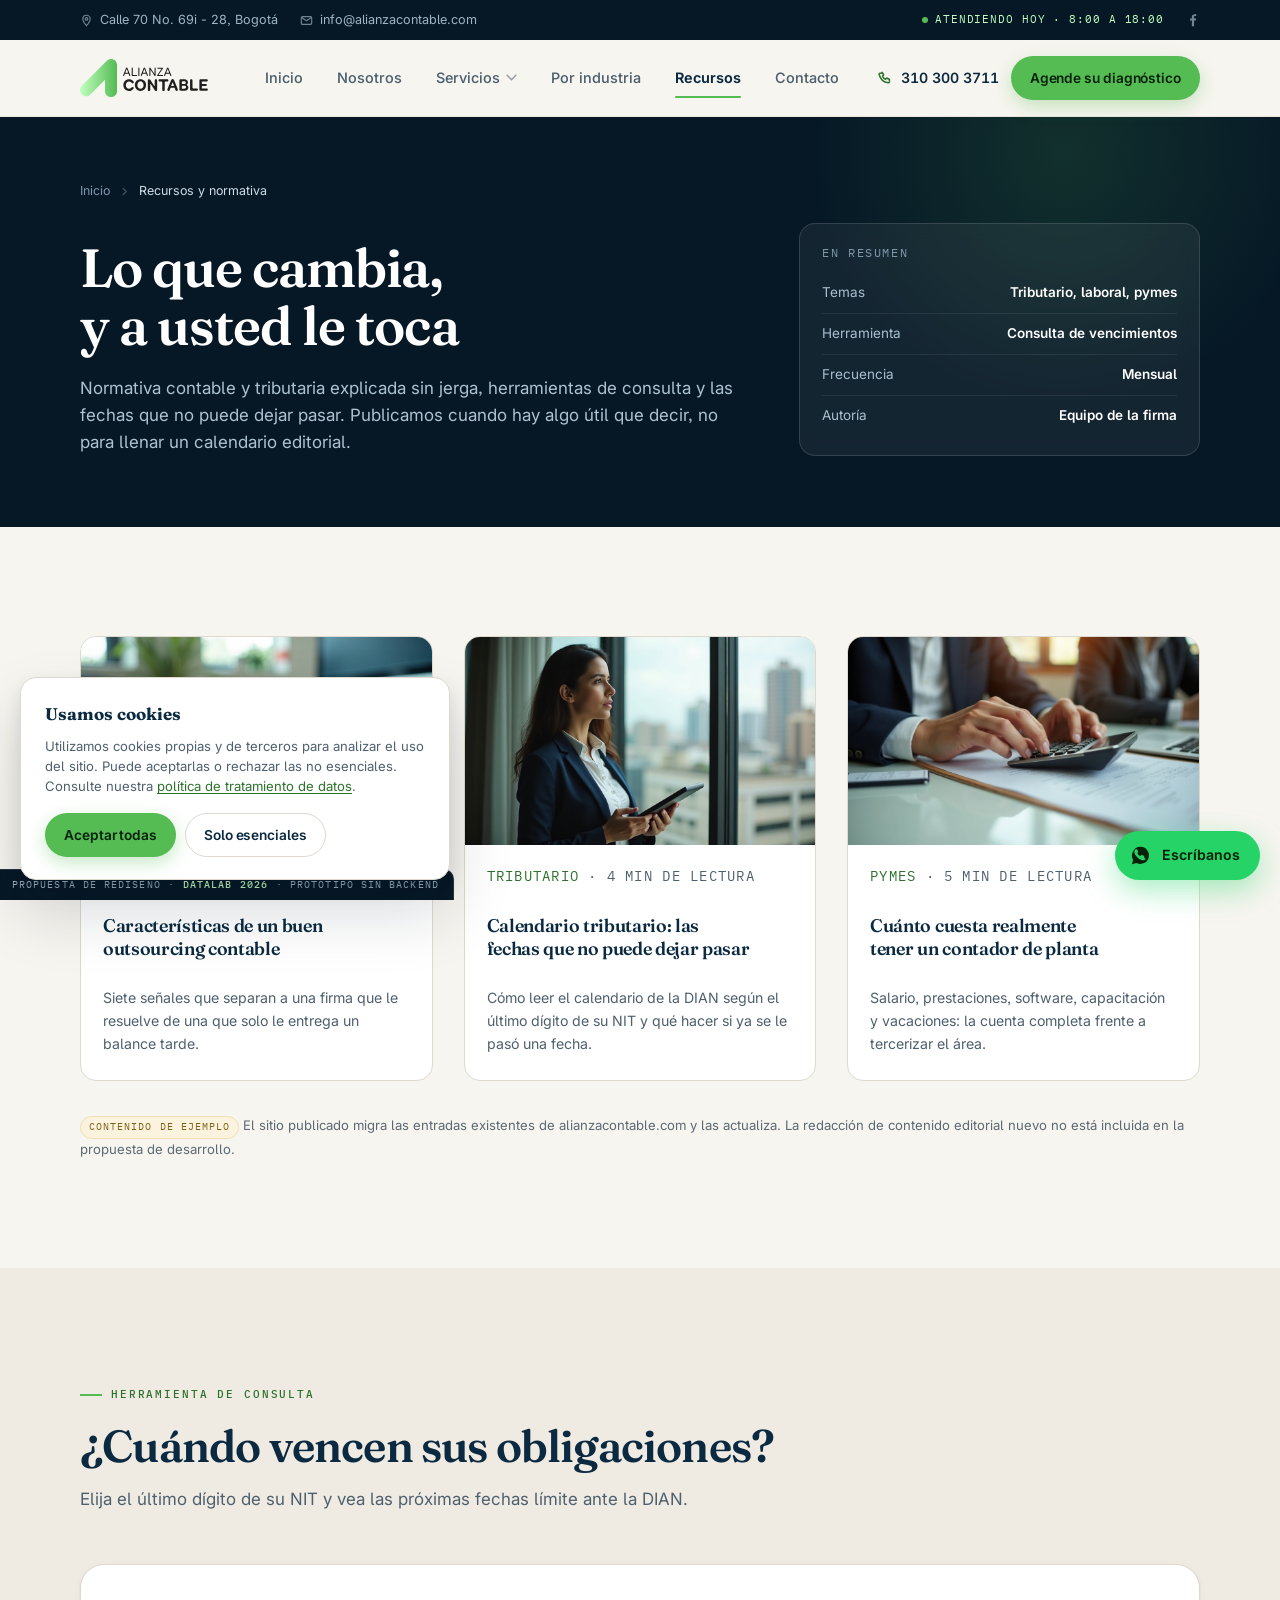
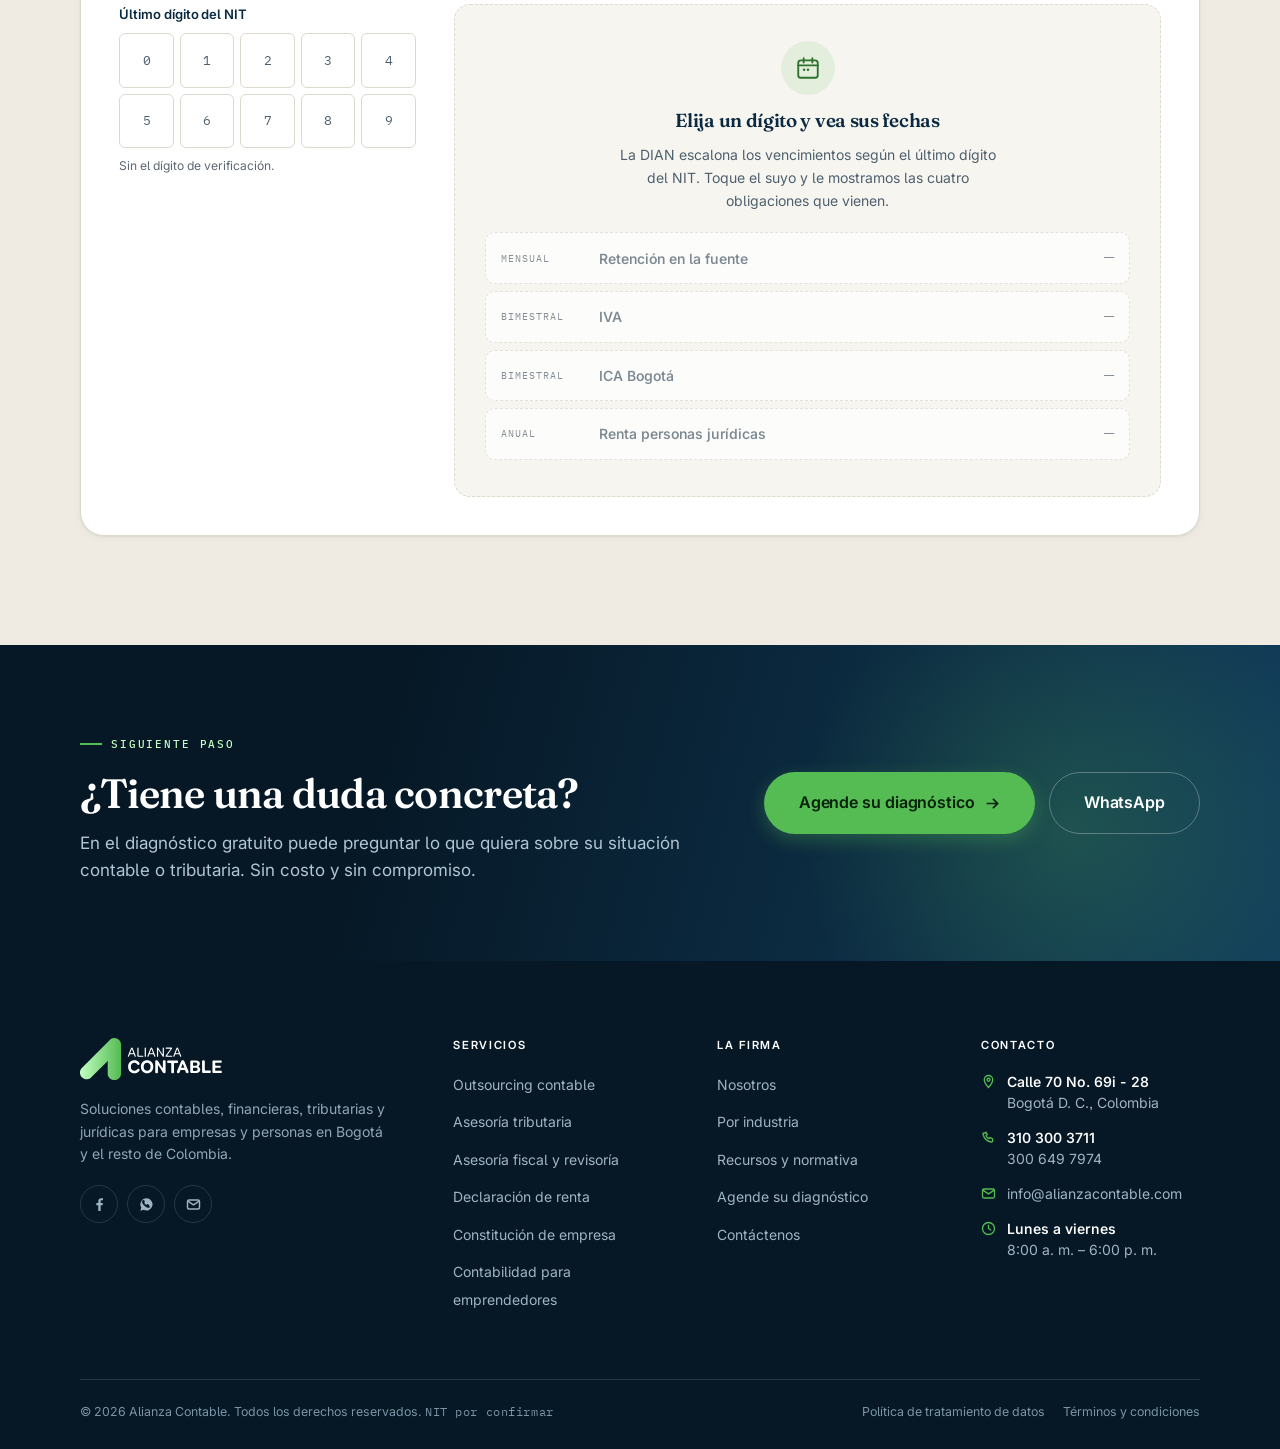
<file: recursos.html>
<!DOCTYPE html>
<html lang="es-CO">
<head>
<meta charset="utf-8">
<meta name="viewport" content="width=device-width, initial-scale=1">
<title>Recursos y normativa contable | Alianza Contable</title>
<meta name="description" content="Normativa contable y tributaria explicada sin jerga, consulta de vencimientos DIAN por último dígito del NIT y publicaciones del equipo.">
<link rel="canonical" href="https://alianzacontable.com/recursos.html">
<meta name="theme-color" content="#0B2A41">
<!-- Maqueta de propuesta: no debe indexarse ni competir en Google con el sitio
     real de la firma, que comparte nombre, direccion y telefono. -->
<meta name="robots" content="noindex, nofollow">
<meta property="og:type" content="website">
<meta property="og:locale" content="es_CO">
<meta property="og:site_name" content="Alianza Contable">
<meta property="og:title" content="Recursos y normativa contable | Alianza Contable">
<meta property="og:description" content="Normativa contable y tributaria explicada sin jerga, consulta de vencimientos DIAN por último dígito del NIT y publicaciones del equipo.">
<meta property="og:url" content="https://alianzacontable.com/recursos.html">
<meta property="og:image" content="https://alianzacontable.com/img/post-1.jpg">
<link rel="icon" href="img/logo.svg" type="image/svg+xml">
<link rel="preconnect" href="https://fonts.googleapis.com">
<link rel="preconnect" href="https://fonts.gstatic.com" crossorigin>
<link href="https://fonts.googleapis.com/css2?family=Fraunces:opsz,wght@9..144,400..700&family=IBM+Plex+Mono:wght@400;500&family=Inter:wght@400;500;600;700&display=swap" rel="stylesheet">
<link rel="stylesheet" href="css/site.css">

<!-- Datos estructurados de negocio: el vacío de SEO local más costoso del sitio actual.
     Coordenadas, horario y NIT quedan pendientes de confirmar con la firma. -->
<script type="application/ld+json">
{
  "@context": "https://schema.org",
  "@type": "AccountingService",
  "@id": "https://alianzacontable.com/#organizacion",
  "name": "Alianza Contable",
  "description": "Firma de outsourcing contable, tributario y financiero para empresas en Bogotá, Colombia.",
  "url": "https://alianzacontable.com/",
  "logo": "https://alianzacontable.com/img/logo.svg",
  "image": "https://alianzacontable.com/img/hero.jpg",
  "telephone": "+57 310 300 3711",
  "email": "info@alianzacontable.com",
  "priceRange": "$$",
  "address": {
    "@type": "PostalAddress",
    "streetAddress": "Calle 70 No. 69i - 28",
    "addressLocality": "Bogotá",
    "addressRegion": "Cundinamarca",
    "postalCode": "111071",
    "addressCountry": "CO"
  },
  "areaServed": { "@type": "City", "name": "Bogotá" },
  "openingHoursSpecification": [{
    "@type": "OpeningHoursSpecification",
    "dayOfWeek": ["Monday","Tuesday","Wednesday","Thursday","Friday"],
    "opens": "08:00", "closes": "18:00"
  }],
  "knowsLanguage": "es-CO",
  "serviceType": [
    "Outsourcing contable", "Asesoría tributaria", "Revisoría fiscal",
    "Declaración de renta", "Constitución de empresa", "Nómina electrónica"
  ]
}
</script>
</head>
<body>
<a class="skip" href="#main">Ir al contenido principal</a>

<!-- ============ BARRA SUPERIOR ============ -->
<div class="topbar">
  <div class="wrap">
    <div class="topbar-items">
      <a href="contacto.html">
        <svg width="13" height="13" viewBox="0 0 16 16" fill="none"><path d="M8 1.6c2.5 0 4.5 2 4.5 4.5 0 3.2-4.5 8.3-4.5 8.3S3.5 9.3 3.5 6.1C3.5 3.6 5.5 1.6 8 1.6z" stroke="currentColor" stroke-width="1.4"/><circle cx="8" cy="6.1" r="1.6" stroke="currentColor" stroke-width="1.4"/></svg>
        Calle 70 No. 69i - 28, Bogotá</a>
      <a href="mailto:info@alianzacontable.com">
        <svg width="13" height="13" viewBox="0 0 16 16" fill="none"><rect x="1.6" y="3.2" width="12.8" height="9.6" rx="1.6" stroke="currentColor" stroke-width="1.4"/><path d="M2 4.4l6 4 6-4" stroke="currentColor" stroke-width="1.4"/></svg>
        info@alianzacontable.com</a>
    </div>
    <div class="topbar-items">
      <span class="topbar-badge"><i class="dot-live"></i> Atendiendo hoy · 8:00 a 18:00</span>
      <a href="https://www.facebook.com/alianzacontable" aria-label="Facebook de Alianza Contable" rel="noopener">
        <svg width="14" height="14" viewBox="0 0 16 16" fill="currentColor"><path d="M9.2 15V8.7h2.1l.3-2.4H9.2V4.7c0-.7.2-1.2 1.2-1.2h1.3V1.4C11.5 1.3 10.7 1.3 9.9 1.3 8 1.3 6.7 2.4 6.7 4.5v1.8H4.6v2.4h2.1V15h2.5z"/></svg>
      </a>
    </div>
  </div>
</div>

<!-- ============ NAVEGACIÓN ============ -->
<header class="nav">
  <div class="wrap">
    <a class="brand" href="index.html" aria-label="Alianza Contable, ir al inicio">
      <img src="img/logo.svg" alt="Alianza Contable">
    </a>

    <nav aria-label="Navegación principal">
      <ul class="menu" id="menu">
        <li><a href="index.html">Inicio</a></li>
        <li><a href="nosotros.html">Nosotros</a></li>
        <li>
          <a href="#" aria-haspopup="true">Servicios
            <svg class="caret" width="11" height="7" viewBox="0 0 12 8" fill="none"><path d="M1 1.5L6 6.5L11 1.5" stroke="currentColor" stroke-width="1.7" stroke-linecap="round"/></svg>
          </a>
          <ul class="submenu">
            <li><a href="outsourcing-contable.html"><b>Outsourcing contable</b><span>Su departamento contable completo, tercerizado</span></a></li>
            <li><a href="asesoria-tributaria.html"><b>Asesoría tributaria</b><span>Impuestos, planeación y defensa ante la DIAN</span></a></li>
            <li><a href="asesoria-fiscal.html"><b>Asesoría fiscal y revisoría</b><span>Revisoría fiscal y auditoría independiente</span></a></li>
            <li><a href="declaracion-de-renta.html"><b>Declaración de renta</b><span>Personas naturales y sociedades</span></a></li>
            <li><a href="constitucion-de-empresa.html"><b>Constitución de empresa</b><span>De la idea a la sociedad formalizada</span></a></li>
            <li><a href="contabilidad-para-emprendedores.html"><b>Contabilidad para emprendedores</b><span>Plan de entrada para negocios que empiezan</span></a></li>
          </ul>
        </li>
        <li><a href="por-industria.html">Por industria</a></li>
        <li class="current"><a href="recursos.html">Recursos</a></li>
        <li><a href="contacto.html">Contacto</a></li>
        <li class="menu-cta"><a class="btn btn-primary" href="agende-su-diagnostico.html">Agende su diagnóstico gratuito</a></li>
      </ul>
    </nav>

    <div class="nav-cta">
      <a class="nav-call" href="tel:+573103003711" aria-label="Llamar al 310 300 3711">
        <svg width="18" height="18" viewBox="0 0 16 16" fill="none"><path d="M5.2 2.3l1.5 2.6-1.3 1.3c.6 1.3 1.8 2.5 3.1 3.1l1.3-1.3 2.6 1.5v2.3c0 .6-.5 1.1-1.1 1C6.2 12.3 3.4 9.5 2.1 4.3c-.1-.6.4-1.1 1-1.1h2.1z" stroke="currentColor" stroke-width="1.5" stroke-linejoin="round"/></svg>
      </a>
      <a class="nav-phone" href="tel:+573103003711">
        <svg width="16" height="16" viewBox="0 0 16 16" fill="none"><path d="M5.2 2.3l1.5 2.6-1.3 1.3c.6 1.3 1.8 2.5 3.1 3.1l1.3-1.3 2.6 1.5v2.3c0 .6-.5 1.1-1.1 1C6.2 12.3 3.4 9.5 2.1 4.3c-.1-.6.4-1.1 1-1.1h2.1z" stroke="currentColor" stroke-width="1.5" stroke-linejoin="round"/></svg>
        <span>310 300 3711</span>
      </a>
      <a class="btn btn-primary btn-sm" href="agende-su-diagnostico.html">Agende su diagnóstico</a>
      <button class="burger" aria-label="Abrir menú" aria-expanded="false" aria-controls="menu"><i></i><i></i><i></i></button>
    </div>
  </div>
</header>

<main id="main">
<section class="phead dark">
  <div class="wrap">
    <nav class="crumbs" aria-label="Ruta de navegación"><a href="index.html">Inicio</a><svg width="11" height="11" viewBox="0 0 16 16" fill="none"><path d="M6 3.5L10.5 8 6 12.5" stroke="currentColor" stroke-width="1.6" stroke-linecap="round" stroke-linejoin="round"/></svg><span aria-current="page">Recursos y normativa</span></nav>
    <div class="phead-grid">
      <div class="reveal">
        <h1>Lo que cambia, y a usted le toca</h1>
        <p class="lead">Normativa contable y tributaria explicada sin jerga, herramientas de consulta y las fechas que no puede dejar pasar. Publicamos cuando hay algo útil que decir, no para llenar un calendario editorial.</p>
      </div>
      <div class="phead-panel reveal" data-d="1"><p class="kicker" style="color:#7F98AA;margin-bottom:10px">En resumen</p><ul><li><span>Temas</span><b>Tributario, laboral, pymes</b></li><li><span>Herramienta</span><b>Consulta de vencimientos</b></li><li><span>Frecuencia</span><b>Mensual</b></li><li><span>Autoría</span><b>Equipo de la firma</b></li></ul></div>
    </div>
  </div>
</section>
<section class="section">
  <div class="wrap">
    <div class="grid g-3">
      <a class="post reveal" href="articulo-caracteristicas-outsourcing-contable.html">
  <div class="post-img"><img src="img/post-1.jpg" alt="Carpetas de documentos contables organizadas sobre un escritorio" loading="lazy" width="1024" height="640"></div>
  <div class="post-body">
    <p class="post-meta"><span class="cat">Outsourcing</span> · <span>6 min de lectura</span></p>
    <h3>Características de un buen outsourcing contable</h3>
    <p>Siete señales que separan a una firma que le resuelve de una que solo le entrega un balance tarde.</p>
  </div>
</a>
      <a class="post reveal" data-d="1" href="recursos.html">
  <div class="post-img"><img src="img/post-2.jpg" alt="Profesional mirando la ciudad desde una oficina en Bogotá" loading="lazy" width="1024" height="640"></div>
  <div class="post-body">
    <p class="post-meta"><span class="cat">Tributario</span> · <span>4 min de lectura</span></p>
    <h3>Calendario tributario: las fechas que no puede dejar pasar</h3>
    <p>Cómo leer el calendario de la DIAN según el último dígito de su NIT y qué hacer si ya se le pasó una fecha.</p>
  </div>
</a>
      <a class="post reveal" data-d="2" href="recursos.html">
  <div class="post-img"><img src="img/post-3.jpg" alt="Manos de un contador usando una calculadora junto a documentos" loading="lazy" width="1024" height="640"></div>
  <div class="post-body">
    <p class="post-meta"><span class="cat">Pymes</span> · <span>5 min de lectura</span></p>
    <h3>Cuánto cuesta realmente tener un contador de planta</h3>
    <p>Salario, prestaciones, software, capacitación y vacaciones: la cuenta completa frente a tercerizar el área.</p>
  </div>
</a>
    </div>
    <p class="note mt-3"><span class="demo-tag">Contenido de ejemplo</span>
      El sitio publicado migra las entradas existentes de alianzacontable.com y las actualiza.
      La redacción de contenido editorial nuevo no está incluida en la propuesta de desarrollo.</p>
  </div>
</section>

<section class="section paper-2">
  <div class="wrap">
    <div class="sec-head reveal">
      <p class="eyebrow">Herramienta de consulta</p>
      <h2>¿Cuándo vencen sus obligaciones?</h2>
      <p class="lead">Elija el último dígito de su NIT y vea las próximas fechas límite ante
        la DIAN.</p>
    </div>
    <div class="tool reveal">
      <div class="duo duo-dian">
        <div>
          <div class="field">
            <label>Último dígito del NIT</label>
            <div class="dian-grid" id="dian-grid" role="group" aria-label="Último dígito del NIT"></div>
            <span class="hint">Sin el dígito de verificación.</span>
          </div>
        </div>
        <div class="dian-out" id="dian-out" hidden></div>
      </div>
    </div>
  </div>
</section>

<section class="cta-band dark">
  <div class="wrap">
    <div class="reveal">
      <p class="eyebrow">Siguiente paso</p>
      <h2>¿Tiene una duda concreta?</h2>
      <p>En el diagnóstico gratuito puede preguntar lo que quiera sobre su situación contable o tributaria. Sin costo y sin compromiso.</p>
    </div>
    <div class="btn-row reveal" data-d="1">
      <a class="btn btn-primary btn-lg" href="agende-su-diagnostico.html">Agende su diagnóstico <svg width="15" height="15" viewBox="0 0 16 16" fill="none"><path d="M2.5 8h11m-4.5-4.5L13.5 8 9 12.5" stroke="currentColor" stroke-width="1.8" stroke-linecap="round" stroke-linejoin="round"/></svg></a>
      <a class="btn btn-outline btn-lg" href="https://wa.me/573103003711" rel="noopener">WhatsApp</a>
    </div>
  </div>
</section>
</main>

<!-- ============ PIE ============ -->
<footer class="footer">
  <div class="wrap">
    <div class="footer-grid">
      <div class="footer-brand">
        <img src="img/logo-blanco.svg" alt="Alianza Contable">
        <p>Soluciones contables, financieras, tributarias y jurídicas para empresas y personas
          en Bogotá y el resto de Colombia.</p>
        <div class="socials">
          <a href="https://www.facebook.com/alianzacontable" aria-label="Facebook" rel="noopener">
            <svg width="15" height="15" viewBox="0 0 16 16" fill="currentColor"><path d="M9.2 15V8.7h2.1l.3-2.4H9.2V4.7c0-.7.2-1.2 1.2-1.2h1.3V1.4C11.5 1.3 10.7 1.3 9.9 1.3 8 1.3 6.7 2.4 6.7 4.5v1.8H4.6v2.4h2.1V15h2.5z"/></svg></a>
          <a href="https://wa.me/573103003711" aria-label="WhatsApp" rel="noopener">
            <svg width="15" height="15" viewBox="0 0 16 16" fill="currentColor"><path d="M8 1.4a6.5 6.5 0 00-5.6 9.8L1.5 14.6l3.5-.9A6.5 6.5 0 108 1.4zm3.8 9.2c-.2.5-.9.9-1.3 1-.4 0-.8.2-2.6-.6-2.2-1-3.6-3.3-3.7-3.4-.1-.2-.9-1.2-.9-2.3 0-1.1.6-1.6.8-1.8.2-.2.4-.3.6-.3h.4c.1 0 .3 0 .5.4l.6 1.5c0 .1.1.2 0 .4l-.3.4-.2.2c-.1.1-.2.2 0 .4l.7 1c.5.5 1 .7 1.2.8.2.1.3.1.4 0l.6-.7c.1-.2.3-.1.4-.1l1.4.7c.2.1.3.2.4.3v.9z"/></svg></a>
          <a href="mailto:info@alianzacontable.com" aria-label="Correo">
            <svg width="15" height="15" viewBox="0 0 16 16" fill="none"><rect x="1.6" y="3.2" width="12.8" height="9.6" rx="1.6" stroke="currentColor" stroke-width="1.5"/><path d="M2 4.4l6 4 6-4" stroke="currentColor" stroke-width="1.5"/></svg></a>
        </div>
      </div>

      <div>
        <h4>Servicios</h4>
        <ul class="footer-links">
          <li><a href="outsourcing-contable.html">Outsourcing contable</a></li>
          <li><a href="asesoria-tributaria.html">Asesoría tributaria</a></li>
          <li><a href="asesoria-fiscal.html">Asesoría fiscal y revisoría</a></li>
          <li><a href="declaracion-de-renta.html">Declaración de renta</a></li>
          <li><a href="constitucion-de-empresa.html">Constitución de empresa</a></li>
          <li><a href="contabilidad-para-emprendedores.html">Contabilidad para emprendedores</a></li>
        </ul>
      </div>

      <div>
        <h4>La firma</h4>
        <ul class="footer-links">
          <li><a href="nosotros.html">Nosotros</a></li>
          <li><a href="por-industria.html">Por industria</a></li>
          <li><a href="recursos.html">Recursos y normativa</a></li>
          <li><a href="agende-su-diagnostico.html">Agende su diagnóstico</a></li>
          <li><a href="contacto.html">Contáctenos</a></li>
        </ul>
      </div>

      <div>
        <h4>Contacto</h4>
        <ul class="footer-contact">
          <li><svg width="15" height="15" viewBox="0 0 16 16" fill="none"><path d="M8 1.6c2.5 0 4.5 2 4.5 4.5 0 3.2-4.5 8.3-4.5 8.3S3.5 9.3 3.5 6.1C3.5 3.6 5.5 1.6 8 1.6z" stroke="currentColor" stroke-width="1.4"/><circle cx="8" cy="6.1" r="1.6" stroke="currentColor" stroke-width="1.4"/></svg>
            <span><b>Calle 70 No. 69i - 28</b>Bogotá D. C., Colombia</span></li>
          <li><svg width="15" height="15" viewBox="0 0 16 16" fill="none"><path d="M5.2 2.3l1.5 2.6-1.3 1.3c.6 1.3 1.8 2.5 3.1 3.1l1.3-1.3 2.6 1.5v2.3c0 .6-.5 1.1-1.1 1C6.2 12.3 3.4 9.5 2.1 4.3c-.1-.6.4-1.1 1-1.1h2.1z" stroke="currentColor" stroke-width="1.4" stroke-linejoin="round"/></svg>
            <span><a href="tel:+573103003711"><b>310 300 3711</b></a><a href="tel:+573006497974">300 649 7974</a></span></li>
          <li><svg width="15" height="15" viewBox="0 0 16 16" fill="none"><rect x="1.6" y="3.2" width="12.8" height="9.6" rx="1.6" stroke="currentColor" stroke-width="1.4"/><path d="M2 4.4l6 4 6-4" stroke="currentColor" stroke-width="1.4"/></svg>
            <span><a href="mailto:info@alianzacontable.com">info@alianzacontable.com</a></span></li>
          <li><svg width="15" height="15" viewBox="0 0 16 16" fill="none"><circle cx="8" cy="8" r="6.4" stroke="currentColor" stroke-width="1.4"/><path d="M8 4.4V8l2.4 1.6" stroke="currentColor" stroke-width="1.4" stroke-linecap="round"/></svg>
            <span><b>Lunes a viernes</b>8:00 a. m. – 6:00 p. m.</span></li>
        </ul>
      </div>
    </div>

    <div class="footer-bottom">
      <span>© <span data-year>2026</span> Alianza Contable. Todos los derechos reservados.
        <span class="nit">NIT por confirmar</span></span>
      <div class="footer-legal">
        <a href="politica-de-datos.html">Política de tratamiento de datos</a>
        <a href="terminos-y-condiciones.html">Términos y condiciones</a>
      </div>
    </div>
  </div>
</footer>

<!-- ============ FLOTANTES ============ -->
<a class="wa" href="https://wa.me/573103003711?text=Hola,%20quisiera%20informaci%C3%B3n%20sobre%20outsourcing%20contable" rel="noopener" aria-label="Escribir por WhatsApp">
  <svg width="21" height="21" viewBox="0 0 16 16" fill="currentColor"><path d="M8 1.4a6.5 6.5 0 00-5.6 9.8L1.5 14.6l3.5-.9A6.5 6.5 0 108 1.4zm3.8 9.2c-.2.5-.9.9-1.3 1-.4 0-.8.2-2.6-.6-2.2-1-3.6-3.3-3.7-3.4-.1-.2-.9-1.2-.9-2.3 0-1.1.6-1.6.8-1.8.2-.2.4-.3.6-.3h.4c.1 0 .3 0 .5.4l.6 1.5c0 .1.1.2 0 .4l-.3.4-.2.2c-.1.1-.2.2 0 .4l.7 1c.5.5 1 .7 1.2.8.2.1.3.1.4 0l.6-.7c.1-.2.3-.1.4-.1l1.4.7c.2.1.3.2.4.3v.9z"/></svg>
  <span>Escríbanos</span>
</a>

<div class="cookies" id="cookies" role="dialog" aria-live="polite" aria-label="Consentimiento de cookies">
  <b>Usamos cookies</b>
  <p>Utilizamos cookies propias y de terceros para analizar el uso del sitio. Puede aceptarlas o
    rechazar las no esenciales. Consulte nuestra <a href="politica-de-datos.html">política de
    tratamiento de datos</a>.</p>
  <div class="btn-row">
    <button class="btn btn-primary btn-sm" data-consent="all">Aceptar todas</button>
    <button class="btn btn-outline btn-sm" data-consent="essential">Solo esenciales</button>
  </div>
</div>

<div class="demo-ribbon">Propuesta de rediseño · <b>DataLab 2026</b> · prototipo sin backend</div>

<script src="js/site.js"></script>
</body>
</html>
</file>
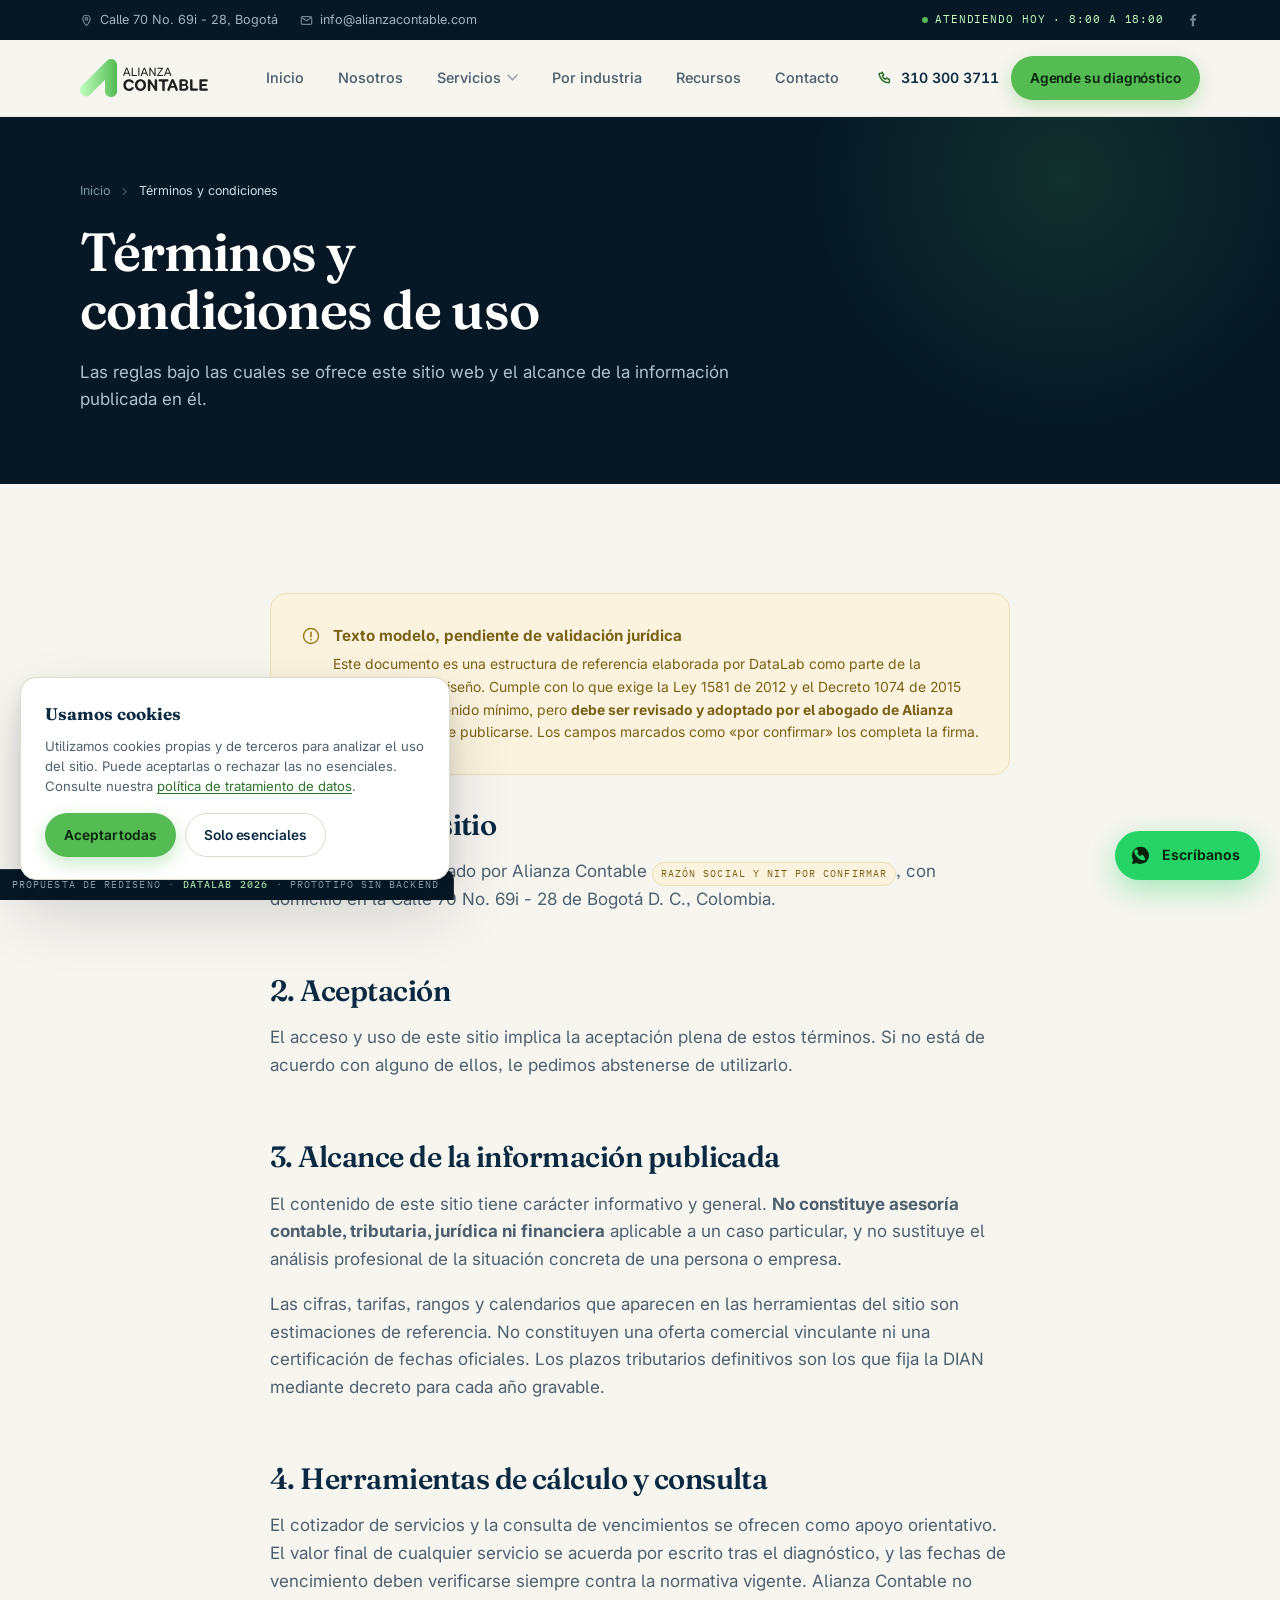
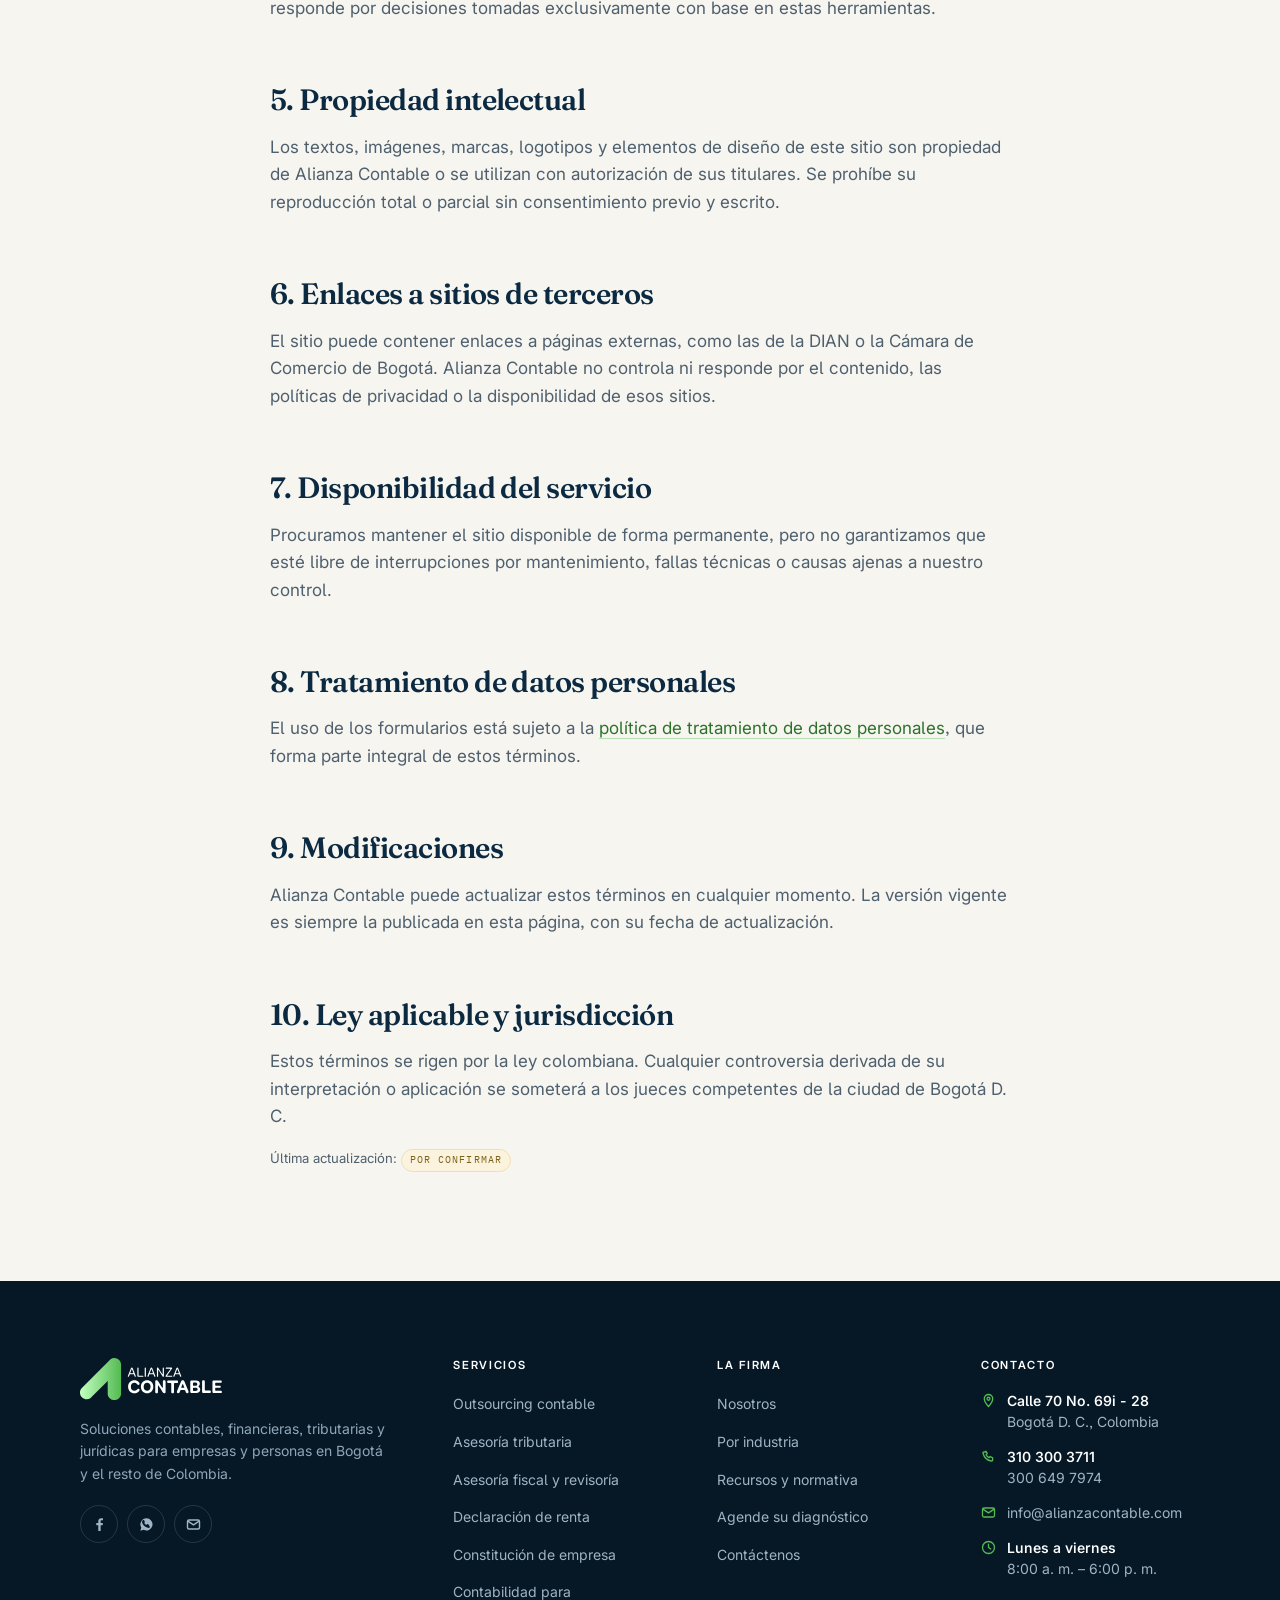
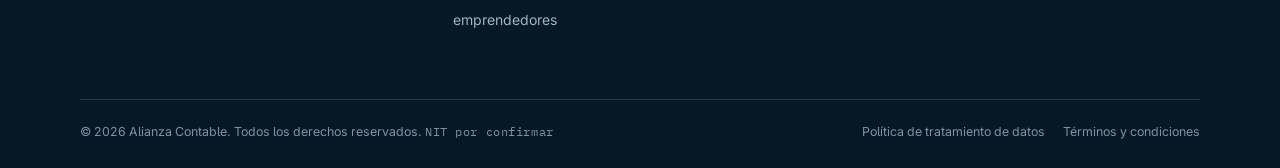
<file: terminos-y-condiciones.html>
<!DOCTYPE html>
<html lang="es-CO">
<head>
<meta charset="utf-8">
<meta name="viewport" content="width=device-width, initial-scale=1">
<title>Términos y condiciones de uso | Alianza Contable</title>
<meta name="description" content="Reglas de uso del sitio web de Alianza Contable y alcance de la información publicada en él.">
<link rel="canonical" href="https://alianzacontable.com/terminos-y-condiciones.html">
<meta name="theme-color" content="#0B2A41">
<!-- Maqueta de propuesta: no debe indexarse ni competir en Google con el sitio
     real de la firma, que comparte nombre, direccion y telefono. -->
<meta name="robots" content="noindex, nofollow">
<meta property="og:type" content="website">
<meta property="og:locale" content="es_CO">
<meta property="og:site_name" content="Alianza Contable">
<meta property="og:title" content="Términos y condiciones de uso | Alianza Contable">
<meta property="og:description" content="Reglas de uso del sitio web de Alianza Contable y alcance de la información publicada en él.">
<meta property="og:url" content="https://alianzacontable.com/terminos-y-condiciones.html">
<meta property="og:image" content="https://alianzacontable.com/img/oficina.jpg">
<link rel="icon" href="img/logo.svg" type="image/svg+xml">
<link rel="preconnect" href="https://fonts.googleapis.com">
<link rel="preconnect" href="https://fonts.gstatic.com" crossorigin>
<link href="https://fonts.googleapis.com/css2?family=Fraunces:opsz,wght@9..144,400..700&family=IBM+Plex+Mono:wght@400;500&family=Inter:wght@400;500;600;700&display=swap" rel="stylesheet">
<link rel="stylesheet" href="css/site.css">

<!-- Datos estructurados de negocio: el vacío de SEO local más costoso del sitio actual.
     Coordenadas, horario y NIT quedan pendientes de confirmar con la firma. -->
<script type="application/ld+json">
{
  "@context": "https://schema.org",
  "@type": "AccountingService",
  "@id": "https://alianzacontable.com/#organizacion",
  "name": "Alianza Contable",
  "description": "Firma de outsourcing contable, tributario y financiero para empresas en Bogotá, Colombia.",
  "url": "https://alianzacontable.com/",
  "logo": "https://alianzacontable.com/img/logo.svg",
  "image": "https://alianzacontable.com/img/hero.jpg",
  "telephone": "+57 310 300 3711",
  "email": "info@alianzacontable.com",
  "priceRange": "$$",
  "address": {
    "@type": "PostalAddress",
    "streetAddress": "Calle 70 No. 69i - 28",
    "addressLocality": "Bogotá",
    "addressRegion": "Cundinamarca",
    "postalCode": "111071",
    "addressCountry": "CO"
  },
  "areaServed": { "@type": "City", "name": "Bogotá" },
  "openingHoursSpecification": [{
    "@type": "OpeningHoursSpecification",
    "dayOfWeek": ["Monday","Tuesday","Wednesday","Thursday","Friday"],
    "opens": "08:00", "closes": "18:00"
  }],
  "knowsLanguage": "es-CO",
  "serviceType": [
    "Outsourcing contable", "Asesoría tributaria", "Revisoría fiscal",
    "Declaración de renta", "Constitución de empresa", "Nómina electrónica"
  ]
}
</script>
</head>
<body>
<a class="skip" href="#main">Ir al contenido principal</a>

<!-- ============ BARRA SUPERIOR ============ -->
<div class="topbar">
  <div class="wrap">
    <div class="topbar-items">
      <a href="contacto.html">
        <svg width="13" height="13" viewBox="0 0 16 16" fill="none"><path d="M8 1.6c2.5 0 4.5 2 4.5 4.5 0 3.2-4.5 8.3-4.5 8.3S3.5 9.3 3.5 6.1C3.5 3.6 5.5 1.6 8 1.6z" stroke="currentColor" stroke-width="1.4"/><circle cx="8" cy="6.1" r="1.6" stroke="currentColor" stroke-width="1.4"/></svg>
        Calle 70 No. 69i - 28, Bogotá</a>
      <a href="mailto:info@alianzacontable.com">
        <svg width="13" height="13" viewBox="0 0 16 16" fill="none"><rect x="1.6" y="3.2" width="12.8" height="9.6" rx="1.6" stroke="currentColor" stroke-width="1.4"/><path d="M2 4.4l6 4 6-4" stroke="currentColor" stroke-width="1.4"/></svg>
        info@alianzacontable.com</a>
    </div>
    <div class="topbar-items">
      <span class="topbar-badge"><i class="dot-live"></i> Atendiendo hoy · 8:00 a 18:00</span>
      <a href="https://www.facebook.com/alianzacontable" aria-label="Facebook de Alianza Contable" rel="noopener">
        <svg width="14" height="14" viewBox="0 0 16 16" fill="currentColor"><path d="M9.2 15V8.7h2.1l.3-2.4H9.2V4.7c0-.7.2-1.2 1.2-1.2h1.3V1.4C11.5 1.3 10.7 1.3 9.9 1.3 8 1.3 6.7 2.4 6.7 4.5v1.8H4.6v2.4h2.1V15h2.5z"/></svg>
      </a>
    </div>
  </div>
</div>

<!-- ============ NAVEGACIÓN ============ -->
<header class="nav">
  <div class="wrap">
    <a class="brand" href="index.html" aria-label="Alianza Contable, ir al inicio">
      <img src="img/logo.svg" alt="Alianza Contable">
    </a>

    <nav aria-label="Navegación principal">
      <ul class="menu" id="menu">
        <li><a href="index.html">Inicio</a></li>
        <li><a href="nosotros.html">Nosotros</a></li>
        <li>
          <a href="#" aria-haspopup="true">Servicios
            <svg class="caret" width="11" height="7" viewBox="0 0 12 8" fill="none"><path d="M1 1.5L6 6.5L11 1.5" stroke="currentColor" stroke-width="1.7" stroke-linecap="round"/></svg>
          </a>
          <ul class="submenu">
            <li><a href="outsourcing-contable.html"><b>Outsourcing contable</b><span>Su departamento contable completo, tercerizado</span></a></li>
            <li><a href="asesoria-tributaria.html"><b>Asesoría tributaria</b><span>Impuestos, planeación y defensa ante la DIAN</span></a></li>
            <li><a href="asesoria-fiscal.html"><b>Asesoría fiscal y revisoría</b><span>Revisoría fiscal y auditoría independiente</span></a></li>
            <li><a href="declaracion-de-renta.html"><b>Declaración de renta</b><span>Personas naturales y sociedades</span></a></li>
            <li><a href="constitucion-de-empresa.html"><b>Constitución de empresa</b><span>De la idea a la sociedad formalizada</span></a></li>
            <li><a href="contabilidad-para-emprendedores.html"><b>Contabilidad para emprendedores</b><span>Plan de entrada para negocios que empiezan</span></a></li>
          </ul>
        </li>
        <li><a href="por-industria.html">Por industria</a></li>
        <li><a href="recursos.html">Recursos</a></li>
        <li><a href="contacto.html">Contacto</a></li>
        <li class="menu-cta"><a class="btn btn-primary" href="agende-su-diagnostico.html">Agende su diagnóstico gratuito</a></li>
      </ul>
    </nav>

    <div class="nav-cta">
      <a class="nav-call" href="tel:+573103003711" aria-label="Llamar al 310 300 3711">
        <svg width="18" height="18" viewBox="0 0 16 16" fill="none"><path d="M5.2 2.3l1.5 2.6-1.3 1.3c.6 1.3 1.8 2.5 3.1 3.1l1.3-1.3 2.6 1.5v2.3c0 .6-.5 1.1-1.1 1C6.2 12.3 3.4 9.5 2.1 4.3c-.1-.6.4-1.1 1-1.1h2.1z" stroke="currentColor" stroke-width="1.5" stroke-linejoin="round"/></svg>
      </a>
      <a class="nav-phone" href="tel:+573103003711">
        <svg width="16" height="16" viewBox="0 0 16 16" fill="none"><path d="M5.2 2.3l1.5 2.6-1.3 1.3c.6 1.3 1.8 2.5 3.1 3.1l1.3-1.3 2.6 1.5v2.3c0 .6-.5 1.1-1.1 1C6.2 12.3 3.4 9.5 2.1 4.3c-.1-.6.4-1.1 1-1.1h2.1z" stroke="currentColor" stroke-width="1.5" stroke-linejoin="round"/></svg>
        <span>310 300 3711</span>
      </a>
      <a class="btn btn-primary btn-sm" href="agende-su-diagnostico.html">Agende su diagnóstico</a>
      <button class="burger" aria-label="Abrir menú" aria-expanded="false" aria-controls="menu"><i></i><i></i><i></i></button>
    </div>
  </div>
</header>

<main id="main">
<section class="phead dark">
  <div class="wrap">
    <nav class="crumbs" aria-label="Ruta de navegación"><a href="index.html">Inicio</a><svg width="11" height="11" viewBox="0 0 16 16" fill="none"><path d="M6 3.5L10.5 8 6 12.5" stroke="currentColor" stroke-width="1.6" stroke-linecap="round" stroke-linejoin="round"/></svg><span aria-current="page">Términos y condiciones</span></nav>
    <div class="phead-grid">
      <div class="reveal">
        <h1>Términos y condiciones de uso</h1>
        <p class="lead">Las reglas bajo las cuales se ofrece este sitio web y el alcance de la información publicada en él.</p>
      </div>
      
    </div>
  </div>
</section>
<section class="section">
  <div class="wrap wrap-narrow">
    <div class="card reveal" style="border-color:#EFDFB4;background:#FBF3DD;margin-bottom:34px">
  <div class="flex gap-1" style="align-items:flex-start">
    <svg width="20" height="20" viewBox="0 0 24 24" fill="none" style="color:#9A7B22;flex:none;margin-top:2px">
      <circle cx="12" cy="12" r="9" stroke="currentColor" stroke-width="1.7"/>
      <path d="M12 7.6v5.2" stroke="currentColor" stroke-width="1.9" stroke-linecap="round"/>
      <circle cx="12" cy="16.4" r="1.1" fill="currentColor"/></svg>
    <div>
      <b style="display:block;color:#7A6118;font-size:.95rem;margin-bottom:5px">Texto modelo, pendiente de validación jurídica</b>
      <p style="font-size:.87rem;color:#7A6118;margin:0">Este documento es una estructura de
      referencia elaborada por DataLab como parte de la propuesta de rediseño. Cumple con lo que
      exige la Ley 1581 de 2012 y el Decreto 1074 de 2015 en cuanto a contenido mínimo, pero
      <b>debe ser revisado y adoptado por el abogado de Alianza Contable</b> antes de publicarse.
      Los campos marcados como «por confirmar» los completa la firma.</p>
    </div>
  </div>
</div>
    <article class="prose reveal" style="max-width:none">
      <h2>1. Titular del sitio</h2>
      <p>Este sitio web es operado por Alianza Contable
      <span class="demo-tag">Razón social y NIT por confirmar</span>, con domicilio en la
      Calle 70 No. 69i - 28 de Bogotá D. C., Colombia.</p>

      <h2>2. Aceptación</h2>
      <p>El acceso y uso de este sitio implica la aceptación plena de estos términos. Si no está
      de acuerdo con alguno de ellos, le pedimos abstenerse de utilizarlo.</p>

      <h2>3. Alcance de la información publicada</h2>
      <p>El contenido de este sitio tiene carácter informativo y general. <b>No constituye asesoría
      contable, tributaria, jurídica ni financiera</b> aplicable a un caso particular, y no
      sustituye el análisis profesional de la situación concreta de una persona o empresa.</p>
      <p>Las cifras, tarifas, rangos y calendarios que aparecen en las herramientas del sitio son
      estimaciones de referencia. No constituyen una oferta comercial vinculante ni una
      certificación de fechas oficiales. Los plazos tributarios definitivos son los que fija la
      DIAN mediante decreto para cada año gravable.</p>

      <h2>4. Herramientas de cálculo y consulta</h2>
      <p>El cotizador de servicios y la consulta de vencimientos se ofrecen como apoyo orientativo.
      El valor final de cualquier servicio se acuerda por escrito tras el diagnóstico, y las fechas
      de vencimiento deben verificarse siempre contra la normativa vigente. Alianza Contable no
      responde por decisiones tomadas exclusivamente con base en estas herramientas.</p>

      <h2>5. Propiedad intelectual</h2>
      <p>Los textos, imágenes, marcas, logotipos y elementos de diseño de este sitio son propiedad
      de Alianza Contable o se utilizan con autorización de sus titulares. Se prohíbe su
      reproducción total o parcial sin consentimiento previo y escrito.</p>

      <h2>6. Enlaces a sitios de terceros</h2>
      <p>El sitio puede contener enlaces a páginas externas, como las de la DIAN o la Cámara de
      Comercio de Bogotá. Alianza Contable no controla ni responde por el contenido, las políticas
      de privacidad o la disponibilidad de esos sitios.</p>

      <h2>7. Disponibilidad del servicio</h2>
      <p>Procuramos mantener el sitio disponible de forma permanente, pero no garantizamos que esté
      libre de interrupciones por mantenimiento, fallas técnicas o causas ajenas a nuestro control.</p>

      <h2>8. Tratamiento de datos personales</h2>
      <p>El uso de los formularios está sujeto a la
      <a href="politica-de-datos.html">política de tratamiento de datos personales</a>, que forma
      parte integral de estos términos.</p>

      <h2>9. Modificaciones</h2>
      <p>Alianza Contable puede actualizar estos términos en cualquier momento. La versión vigente
      es siempre la publicada en esta página, con su fecha de actualización.</p>

      <h2>10. Ley aplicable y jurisdicción</h2>
      <p>Estos términos se rigen por la ley colombiana. Cualquier controversia derivada de su
      interpretación o aplicación se someterá a los jueces competentes de la ciudad de Bogotá D. C.</p>
      <p class="note">Última actualización: <span class="demo-tag">Por confirmar</span></p>
    </article>
  </div>
</section>

</main>

<!-- ============ PIE ============ -->
<footer class="footer">
  <div class="wrap">
    <div class="footer-grid">
      <div class="footer-brand">
        <img src="img/logo-blanco.svg" alt="Alianza Contable">
        <p>Soluciones contables, financieras, tributarias y jurídicas para empresas y personas
          en Bogotá y el resto de Colombia.</p>
        <div class="socials">
          <a href="https://www.facebook.com/alianzacontable" aria-label="Facebook" rel="noopener">
            <svg width="15" height="15" viewBox="0 0 16 16" fill="currentColor"><path d="M9.2 15V8.7h2.1l.3-2.4H9.2V4.7c0-.7.2-1.2 1.2-1.2h1.3V1.4C11.5 1.3 10.7 1.3 9.9 1.3 8 1.3 6.7 2.4 6.7 4.5v1.8H4.6v2.4h2.1V15h2.5z"/></svg></a>
          <a href="https://wa.me/573103003711" aria-label="WhatsApp" rel="noopener">
            <svg width="15" height="15" viewBox="0 0 16 16" fill="currentColor"><path d="M8 1.4a6.5 6.5 0 00-5.6 9.8L1.5 14.6l3.5-.9A6.5 6.5 0 108 1.4zm3.8 9.2c-.2.5-.9.9-1.3 1-.4 0-.8.2-2.6-.6-2.2-1-3.6-3.3-3.7-3.4-.1-.2-.9-1.2-.9-2.3 0-1.1.6-1.6.8-1.8.2-.2.4-.3.6-.3h.4c.1 0 .3 0 .5.4l.6 1.5c0 .1.1.2 0 .4l-.3.4-.2.2c-.1.1-.2.2 0 .4l.7 1c.5.5 1 .7 1.2.8.2.1.3.1.4 0l.6-.7c.1-.2.3-.1.4-.1l1.4.7c.2.1.3.2.4.3v.9z"/></svg></a>
          <a href="mailto:info@alianzacontable.com" aria-label="Correo">
            <svg width="15" height="15" viewBox="0 0 16 16" fill="none"><rect x="1.6" y="3.2" width="12.8" height="9.6" rx="1.6" stroke="currentColor" stroke-width="1.5"/><path d="M2 4.4l6 4 6-4" stroke="currentColor" stroke-width="1.5"/></svg></a>
        </div>
      </div>

      <div>
        <h4>Servicios</h4>
        <ul class="footer-links">
          <li><a href="outsourcing-contable.html">Outsourcing contable</a></li>
          <li><a href="asesoria-tributaria.html">Asesoría tributaria</a></li>
          <li><a href="asesoria-fiscal.html">Asesoría fiscal y revisoría</a></li>
          <li><a href="declaracion-de-renta.html">Declaración de renta</a></li>
          <li><a href="constitucion-de-empresa.html">Constitución de empresa</a></li>
          <li><a href="contabilidad-para-emprendedores.html">Contabilidad para emprendedores</a></li>
        </ul>
      </div>

      <div>
        <h4>La firma</h4>
        <ul class="footer-links">
          <li><a href="nosotros.html">Nosotros</a></li>
          <li><a href="por-industria.html">Por industria</a></li>
          <li><a href="recursos.html">Recursos y normativa</a></li>
          <li><a href="agende-su-diagnostico.html">Agende su diagnóstico</a></li>
          <li><a href="contacto.html">Contáctenos</a></li>
        </ul>
      </div>

      <div>
        <h4>Contacto</h4>
        <ul class="footer-contact">
          <li><svg width="15" height="15" viewBox="0 0 16 16" fill="none"><path d="M8 1.6c2.5 0 4.5 2 4.5 4.5 0 3.2-4.5 8.3-4.5 8.3S3.5 9.3 3.5 6.1C3.5 3.6 5.5 1.6 8 1.6z" stroke="currentColor" stroke-width="1.4"/><circle cx="8" cy="6.1" r="1.6" stroke="currentColor" stroke-width="1.4"/></svg>
            <span><b>Calle 70 No. 69i - 28</b>Bogotá D. C., Colombia</span></li>
          <li><svg width="15" height="15" viewBox="0 0 16 16" fill="none"><path d="M5.2 2.3l1.5 2.6-1.3 1.3c.6 1.3 1.8 2.5 3.1 3.1l1.3-1.3 2.6 1.5v2.3c0 .6-.5 1.1-1.1 1C6.2 12.3 3.4 9.5 2.1 4.3c-.1-.6.4-1.1 1-1.1h2.1z" stroke="currentColor" stroke-width="1.4" stroke-linejoin="round"/></svg>
            <span><a href="tel:+573103003711"><b>310 300 3711</b></a><a href="tel:+573006497974">300 649 7974</a></span></li>
          <li><svg width="15" height="15" viewBox="0 0 16 16" fill="none"><rect x="1.6" y="3.2" width="12.8" height="9.6" rx="1.6" stroke="currentColor" stroke-width="1.4"/><path d="M2 4.4l6 4 6-4" stroke="currentColor" stroke-width="1.4"/></svg>
            <span><a href="mailto:info@alianzacontable.com">info@alianzacontable.com</a></span></li>
          <li><svg width="15" height="15" viewBox="0 0 16 16" fill="none"><circle cx="8" cy="8" r="6.4" stroke="currentColor" stroke-width="1.4"/><path d="M8 4.4V8l2.4 1.6" stroke="currentColor" stroke-width="1.4" stroke-linecap="round"/></svg>
            <span><b>Lunes a viernes</b>8:00 a. m. – 6:00 p. m.</span></li>
        </ul>
      </div>
    </div>

    <div class="footer-bottom">
      <span>© <span data-year>2026</span> Alianza Contable. Todos los derechos reservados.
        <span class="nit">NIT por confirmar</span></span>
      <div class="footer-legal">
        <a href="politica-de-datos.html">Política de tratamiento de datos</a>
        <a href="terminos-y-condiciones.html">Términos y condiciones</a>
      </div>
    </div>
  </div>
</footer>

<!-- ============ FLOTANTES ============ -->
<a class="wa" href="https://wa.me/573103003711?text=Hola,%20quisiera%20informaci%C3%B3n%20sobre%20outsourcing%20contable" rel="noopener" aria-label="Escribir por WhatsApp">
  <svg width="21" height="21" viewBox="0 0 16 16" fill="currentColor"><path d="M8 1.4a6.5 6.5 0 00-5.6 9.8L1.5 14.6l3.5-.9A6.5 6.5 0 108 1.4zm3.8 9.2c-.2.5-.9.9-1.3 1-.4 0-.8.2-2.6-.6-2.2-1-3.6-3.3-3.7-3.4-.1-.2-.9-1.2-.9-2.3 0-1.1.6-1.6.8-1.8.2-.2.4-.3.6-.3h.4c.1 0 .3 0 .5.4l.6 1.5c0 .1.1.2 0 .4l-.3.4-.2.2c-.1.1-.2.2 0 .4l.7 1c.5.5 1 .7 1.2.8.2.1.3.1.4 0l.6-.7c.1-.2.3-.1.4-.1l1.4.7c.2.1.3.2.4.3v.9z"/></svg>
  <span>Escríbanos</span>
</a>

<div class="cookies" id="cookies" role="dialog" aria-live="polite" aria-label="Consentimiento de cookies">
  <b>Usamos cookies</b>
  <p>Utilizamos cookies propias y de terceros para analizar el uso del sitio. Puede aceptarlas o
    rechazar las no esenciales. Consulte nuestra <a href="politica-de-datos.html">política de
    tratamiento de datos</a>.</p>
  <div class="btn-row">
    <button class="btn btn-primary btn-sm" data-consent="all">Aceptar todas</button>
    <button class="btn btn-outline btn-sm" data-consent="essential">Solo esenciales</button>
  </div>
</div>

<div class="demo-ribbon">Propuesta de rediseño · <b>DataLab 2026</b> · prototipo sin backend</div>

<script src="js/site.js"></script>
</body>
</html>
</file>
<file: css/site.css>
/* ==========================================================================
   ALIANZA CONTABLE — Sistema de diseño
   Propuesta de rediseño · DataLab 2026
   Concepto: "Cifras que sostienen decisiones" — numeración tabular, tinta azul
   profunda y verde de conformidad.
   ========================================================================== */

/* ---------- 1. Tokens ---------- */
:root{
  /* Marca (extraída del sitio y logo actuales) */
  --navy-900:#061826;
  --navy-850:#08202F;
  --navy:#0B2A41;
  --navy-700:#123E5C;
  --navy-600:#1B5B84;
  --green:#55BB53;
  --green-700:#2C722B;   /* verde para TEXTO: 5.2:1 sobre papel */
  --green-900:#25612A;
  --mint:#C0FFBF;

  /* Neutros de papel */
  --paper:#F7F5F0;
  --paper-2:#EFEBE2;
  --paper-3:#E4DFD4;
  --white:#FFFFFF;

  /* Texto */
  --text:#0B2A41;
  --text-2:#4E606E;
  --text-3:#5C6873;      /* gris secundario: 5.0:1 sobre papel */
  --on-dark:#EAF1F6;
  --on-dark-2:#9FB4C4;

  /* Líneas */
  --line:#DED9CE;
  --line-soft:#EAE6DC;
  --line-dark:rgba(255,255,255,.13);

  /* Radios */
  --r-xs:6px;
  --r-sm:10px;
  --r:16px;
  --r-lg:24px;
  --r-full:999px;

  /* Sombras */
  --sh-1:0 1px 2px rgba(6,24,38,.05), 0 2px 8px rgba(6,24,38,.04);
  --sh-2:0 2px 6px rgba(6,24,38,.06), 0 14px 34px rgba(6,24,38,.09);
  --sh-3:0 8px 20px rgba(6,24,38,.10), 0 32px 64px rgba(6,24,38,.16);

  /* Tipografía */
  --f-display:'Fraunces','Iowan Old Style',Georgia,'Times New Roman',serif;
  --f-sans:'Inter','Segoe UI',system-ui,-apple-system,sans-serif;
  --f-mono:'IBM Plex Mono',ui-monospace,'SFMono-Regular',Consolas,monospace;

  /* Medidas */
  --wrap:1200px;
  --wrap-narrow:820px;
  --gutter:clamp(18px,4vw,40px);
  --sec:clamp(68px,8.5vw,124px);
  --nav-h:76px;

  --ease:cubic-bezier(.22,.61,.36,1);
}

/* ---------- 2. Base ---------- */
*,*::before,*::after{box-sizing:border-box}
html{-webkit-text-size-adjust:100%; scroll-behavior:smooth; scroll-padding-top:calc(var(--nav-h) + 20px)}
@media (prefers-reduced-motion:reduce){html{scroll-behavior:auto}}

body{
  margin:0;
  font-family:var(--f-sans);
  font-size:clamp(15.5px,.42vw + 14.4px,17px);
  line-height:1.62;
  color:var(--text);
  background:var(--paper);
  -webkit-font-smoothing:antialiased;
  font-feature-settings:"cv05" 1,"ss03" 1;
  overflow-x:hidden;
}

h1,h2,h3,h4{
  font-family:var(--f-display);
  font-weight:600;
  line-height:1.08;
  letter-spacing:-.018em;
  margin:0;
  font-variation-settings:'SOFT' 0,'WONK' 0,'opsz' 40;
  text-wrap:balance;
}
h1{font-size:clamp(2.45rem,5.4vw,4.35rem)}
h2{font-size:clamp(1.95rem,3.5vw,3rem)}
h3{font-size:clamp(1.28rem,1.6vw,1.62rem); line-height:1.18}
h4{font-size:1.06rem; line-height:1.3; letter-spacing:-.01em}
p{margin:0 0 1.05em}
p:last-child{margin-bottom:0}
a{color:inherit; text-decoration:none}
img,svg,video{max-width:100%; display:block}
ul,ol{margin:0; padding:0; list-style:none}
button,input,select,textarea{font:inherit; color:inherit}
strong{font-weight:650}
hr{border:0; border-top:1px solid var(--line); margin:0}
:focus-visible{outline:2.5px solid var(--green); outline-offset:3px; border-radius:4px}

.tnum{font-variant-numeric:tabular-nums}

/* ---------- 3. Layout ---------- */
.wrap{width:100%; max-width:var(--wrap); margin-inline:auto; padding-inline:var(--gutter)}
.wrap-narrow{max-width:var(--wrap-narrow)}
.section{padding-block:var(--sec)}
.section-sm{padding-block:clamp(48px,6vw,80px)}
.grid{display:grid; gap:clamp(20px,2.4vw,32px)}
.g-2{grid-template-columns:repeat(2,minmax(0,1fr))}
.g-3{grid-template-columns:repeat(3,minmax(0,1fr))}
.g-4{grid-template-columns:repeat(4,minmax(0,1fr))}
@media (max-width:960px){.g-3,.g-4{grid-template-columns:repeat(2,minmax(0,1fr))}}
@media (max-width:620px){.g-2,.g-3,.g-4{grid-template-columns:1fr}}

/* Parejas texto + imagen. Nunca en línea: así siempre colapsan en móvil. */
.duo{display:grid; gap:clamp(26px,3.6vw,56px); align-items:center}
.duo-a{grid-template-columns:minmax(0,1.05fr) minmax(0,.95fr)}
.duo-b{grid-template-columns:minmax(0,.92fr) minmax(0,1.08fr)}
.duo-even{grid-template-columns:minmax(0,1fr) minmax(0,1fr)}
.duo-tool{grid-template-columns:minmax(0,1.25fr) minmax(0,.75fr); align-items:start;
  gap:clamp(22px,2.6vw,34px)}
.duo-dian{grid-template-columns:minmax(0,.42fr) minmax(0,1fr); align-items:start;
  gap:clamp(22px,3vw,40px)}
@media (max-width:900px){
  .duo,.duo-a,.duo-b,.duo-even,.duo-tool,.duo-dian{grid-template-columns:1fr}
}

.dark{background:var(--navy-900); color:var(--on-dark)}
.dark h1,.dark h2,.dark h3,.dark h4{color:#fff}
.dark p{color:var(--on-dark-2)}
.paper-2{background:var(--paper-2)}
.bg-white{background:var(--white)}

/* ---------- 4. Tipografía utilitaria ---------- */
.eyebrow{
  display:inline-flex; align-items:center; gap:9px;
  font-family:var(--f-mono); font-size:.685rem; font-weight:500;
  letter-spacing:.17em; text-transform:uppercase; color:var(--green-700);
  margin:0 0 18px;
}
.eyebrow::before{content:""; width:22px; height:2px; background:var(--green); flex:none}
.dark .eyebrow{color:var(--mint)}
.dark .eyebrow::before{background:var(--green)}

.lead{font-size:clamp(1.06rem,1.15vw,1.235rem); line-height:1.6; color:var(--text-2); max-width:62ch}
h1 + .lead,h2 + .lead,h3 + .lead,h2 + p,h3 + p{margin-top:16px}
.dark .lead{color:var(--on-dark-2)}
.kicker{font-family:var(--f-mono); font-size:.72rem; letter-spacing:.14em; text-transform:uppercase; color:var(--text-3)}
.sec-head{max-width:min(720px,100%); margin-bottom:clamp(34px,4vw,56px)}
.sec-head.center{margin-inline:auto; text-align:center}
.sec-head.center .eyebrow{justify-content:center}
.sec-head.center .lead{margin-inline:auto}
.muted{color:var(--text-3)}
.note{font-size:.82rem; line-height:1.55; color:var(--text-3)}
.dark .note{color:#7A93A6}

/* Nota "dato de ejemplo" — honestidad en la maqueta */
.demo-tag{
  display:inline-flex; align-items:center; gap:6px;
  font-family:var(--f-mono); font-size:.6rem; letter-spacing:.11em; text-transform:uppercase;
  color:#7A6118; background:#FBF3DD; border:1px solid #EFDFB4;
  padding:3px 8px; border-radius:var(--r-full); white-space:nowrap;
}
.dark .demo-tag{color:#E4C978; background:rgba(228,201,120,.1); border-color:rgba(228,201,120,.28)}

/* ---------- 5. Botones ---------- */
.btn{
  display:inline-flex; align-items:center; justify-content:center; gap:10px;
  font-family:var(--f-sans); font-size:.925rem; font-weight:600; letter-spacing:-.006em;
  padding:14px 26px; border-radius:var(--r-full); border:1.5px solid transparent;
  cursor:pointer; text-align:center; white-space:nowrap;
  transition:transform .22s var(--ease),background .22s var(--ease),
             border-color .22s var(--ease),color .22s var(--ease),box-shadow .22s var(--ease);
}
.btn svg{flex:none}
.btn:hover{transform:translateY(-2px)}
.btn:active{transform:translateY(0)}
.btn-primary{background:var(--green); color:#06220A; box-shadow:0 6px 18px rgba(85,187,83,.32)}
.btn-primary:hover{background:#63CB61; box-shadow:0 10px 26px rgba(85,187,83,.4)}
.btn-navy{background:var(--navy); color:#fff}
.btn-navy:hover{background:var(--navy-700)}
.btn-outline{border-color:var(--line); background:transparent; color:var(--text)}
.btn-outline:hover{border-color:var(--navy); background:var(--white)}
.dark .btn-outline{border-color:rgba(255,255,255,.28); color:#fff}
.dark .btn-outline:hover{border-color:#fff; background:rgba(255,255,255,.08)}
.btn-sm{padding:10px 18px; font-size:.855rem}
.btn-lg{padding:17px 34px; font-size:1rem}
.btn-row{display:flex; flex-wrap:wrap; gap:14px; align-items:center}
@media (max-width:430px){.btn{white-space:normal; padding-inline:20px}}

.link-arrow{
  display:inline-flex; align-items:center; gap:8px; font-weight:600; font-size:.925rem;
  color:var(--navy); border-bottom:1.5px solid transparent; padding-bottom:2px;
  transition:gap .22s var(--ease),border-color .22s var(--ease),color .2s;
}
.link-arrow svg{transition:transform .22s var(--ease)}
.link-arrow:hover{gap:12px; border-color:var(--green); color:var(--green-700)}
.dark .link-arrow{color:#fff}
.dark .link-arrow:hover{color:var(--mint)}

/* ---------- 6. Barra superior + navegación ---------- */
.topbar{
  background:var(--navy-900); color:var(--on-dark-2);
  font-size:.79rem; line-height:1;
}
.topbar .wrap{display:flex; align-items:center; justify-content:space-between; gap:20px; min-height:40px; padding-block:9px}
.topbar-items{display:flex; align-items:center; gap:22px; flex-wrap:wrap}
.topbar a{display:inline-flex; align-items:center; gap:7px; transition:color .2s}
.topbar a:hover{color:#fff}
.topbar svg{opacity:.7; flex:none}
.topbar-badge{
  display:inline-flex; align-items:center; gap:7px; color:var(--mint);
  font-family:var(--f-mono); font-size:.7rem; letter-spacing:.08em; text-transform:uppercase;
}
.dot-live{width:6px; height:6px; border-radius:50%; background:var(--green); box-shadow:0 0 0 0 rgba(85,187,83,.7); animation:pulse 2.4s infinite}
@keyframes pulse{70%{box-shadow:0 0 0 8px rgba(85,187,83,0)}100%{box-shadow:0 0 0 0 rgba(85,187,83,0)}}
@media (max-width:860px){.topbar{display:none}}

.nav{
  position:sticky; top:0; z-index:90; background:rgba(247,245,240,.86);
  backdrop-filter:saturate(160%) blur(14px); -webkit-backdrop-filter:saturate(160%) blur(14px);
  border-bottom:1px solid var(--line-soft);
  transition:box-shadow .3s var(--ease),background .3s var(--ease);
}
.nav.is-stuck{box-shadow:0 1px 0 var(--line),0 8px 28px rgba(6,24,38,.07); background:rgba(247,245,240,.95)}
.nav .wrap{display:flex; align-items:center; gap:clamp(14px,2vw,34px); min-height:var(--nav-h)}
.brand{display:flex; align-items:center; gap:11px; flex:none; margin-right:auto}
.brand img{height:38px; width:auto}
.brand-txt{display:flex; flex-direction:column; line-height:1.05}
.brand-txt b{font-family:var(--f-display); font-size:1.06rem; font-weight:600; letter-spacing:-.02em; color:var(--navy)}
.brand-txt span{font-family:var(--f-mono); font-size:.575rem; letter-spacing:.19em; text-transform:uppercase; color:var(--text-3)}

.menu{display:flex; align-items:center; gap:clamp(4px,1.1vw,10px)}
.menu > li{position:relative}
.menu > li > a{
  display:inline-flex; align-items:center; gap:6px; padding:9px 12px; border-radius:var(--r-sm);
  font-size:.9rem; font-weight:530; color:var(--text-2); transition:color .2s,background .2s;
}
.menu > li > a:hover{color:var(--navy); background:rgba(11,42,65,.05)}
.menu > li.current > a{color:var(--navy); font-weight:650}
.menu > li.current > a::after{
  content:""; position:absolute; left:12px; right:12px; bottom:1px; height:2px;
  background:var(--green); border-radius:2px;
}
.menu .caret{transition:transform .25s var(--ease); opacity:.6}
.menu li:hover .caret{transform:rotate(180deg)}

.submenu{
  position:absolute; top:calc(100% + 10px); left:-8px; min-width:312px;
  background:var(--white); border:1px solid var(--line); border-radius:var(--r);
  box-shadow:var(--sh-3); padding:9px; opacity:0; visibility:hidden;
  transform:translateY(-8px); transition:all .24s var(--ease);
}
.menu li:hover > .submenu,.menu li:focus-within > .submenu{opacity:1; visibility:visible; transform:translateY(0)}
.submenu a{display:block; padding:10px 13px; border-radius:var(--r-xs); transition:background .18s}
.submenu a:hover{background:var(--paper)}
.submenu b{display:block; font-size:.905rem; font-weight:600; color:var(--navy); letter-spacing:-.008em}
.submenu span{display:block; font-size:.775rem; color:var(--text-3); line-height:1.4; margin-top:1px}

.nav-cta{display:flex; align-items:center; gap:12px; flex:none}
.nav-phone{display:inline-flex; align-items:center; gap:8px; font-weight:600; font-size:.885rem; color:var(--navy)}
.nav-phone span{font-variant-numeric:tabular-nums}
.nav-phone svg{color:var(--green-700)}
@media (max-width:1180px){.nav-phone{display:none}}

/* Llamada rápida y CTA dentro del menú: solo en móvil */
.nav-call,.menu-cta{display:none}
@media (max-width:1040px){
  .nav-call{
    display:grid; place-items:center; width:44px; height:44px; flex:none;
    border:1px solid var(--line); border-radius:var(--r-sm);
    background:var(--white); color:var(--green-700);
    transition:border-color .2s,transform .2s var(--ease);
  }
  .nav-call:hover{border-color:var(--green); transform:translateY(-1px)}
  .menu-cta{display:block; margin-top:18px}
  .menu > li.menu-cta > .btn{width:100%; color:#06220A; background:var(--green)}
  .menu > li.menu-cta > .btn:hover{color:#06220A; background:#63CB61}
}

.burger{
  display:none; width:44px; height:44px; border:1px solid var(--line); border-radius:var(--r-sm);
  background:var(--white); cursor:pointer; align-items:center; justify-content:center; flex-direction:column; gap:5px;
}
.burger i{display:block; width:18px; height:1.8px; background:var(--navy); border-radius:2px; transition:transform .28s var(--ease),opacity .18s}
.burger[aria-expanded="true"] i:nth-child(1){transform:translateY(6.8px) rotate(45deg)}
.burger[aria-expanded="true"] i:nth-child(2){opacity:0}
.burger[aria-expanded="true"] i:nth-child(3){transform:translateY(-6.8px) rotate(-45deg)}
@media (max-width:1040px){
  .burger{display:flex}
  .menu{
    position:fixed; inset:calc(var(--nav-h)) 0 auto 0; flex-direction:column; align-items:stretch;
    background:var(--white); border-bottom:1px solid var(--line); padding:14px var(--gutter) 26px;
    gap:2px; max-height:calc(100dvh - var(--nav-h)); overflow-y:auto;
    transform:translateY(-14px); opacity:0; visibility:hidden; transition:all .26s var(--ease);
    box-shadow:var(--sh-3);
  }
  .menu.open{transform:translateY(0); opacity:1; visibility:visible}
  .menu > li:not(.menu-cta) > a{display:flex; width:100%; padding:13px 6px; font-size:1rem;
    border-radius:0; border-bottom:1px solid var(--line-soft); justify-content:space-between}
  .menu > li.current > a::after{display:none}
  .submenu{position:static; opacity:1; visibility:visible; transform:none; box-shadow:none;
           border:0; border-radius:0; min-width:0; padding:2px 0 10px 6px; display:none; background:transparent}
  .menu li.sub-open > .submenu{display:block}
  .submenu a{padding:9px 10px; background:var(--paper); margin-bottom:4px}
  .nav-cta .btn{display:none}
}

/* ---------- 7. Hero ---------- */
.hero{position:relative; background:var(--navy-900); color:#fff; overflow:hidden; isolation:isolate}
.hero::after{
  content:""; position:absolute; z-index:0; inset:auto -10% -40% auto; width:70vw; height:70vw; max-width:900px; max-height:900px;
  background:radial-gradient(circle,rgba(85,187,83,.17),transparent 62%); pointer-events:none;
}
.hero-inner{
  position:relative; z-index:2; display:grid; gap:clamp(38px,4.5vw,64px);
  grid-template-columns:minmax(0,1.06fr) minmax(0,.94fr); align-items:center;
  padding-block:clamp(56px,7vw,96px);
}
@media (max-width:980px){.hero-inner{grid-template-columns:1fr; padding-block:52px 64px}}

.hero h1{color:#fff; font-size:clamp(2.5rem,5.1vw,4.15rem); letter-spacing:-.028em}
.hero h1 em{font-style:normal; color:var(--mint); position:relative; white-space:nowrap}
.hero h1 em::after{
  content:""; position:absolute; left:0; right:0; bottom:.06em; height:.09em;
  background:var(--green); opacity:.55; border-radius:2px;
}
.hero .lead{margin-top:22px; font-size:clamp(1.06rem,1.25vw,1.25rem); color:#B9CBD8; max-width:54ch}
.hero .btn-row{margin-top:34px}

.hero-chips{display:flex; flex-wrap:wrap; gap:9px; margin-top:30px; padding-top:26px; border-top:1px solid var(--line-dark)}
.hero-chip{
  display:inline-flex; align-items:center; gap:8px; font-size:.79rem; font-weight:520; color:#C7D8E4;
  background:rgba(255,255,255,.055); border:1px solid var(--line-dark);
  padding:7px 13px; border-radius:var(--r-full);
}
.hero-chip svg{color:var(--green); flex:none}

/* Media del hero: retrato + tarjeta de cumplimiento */
.hero-media{position:relative}
.hero-photo{
  position:relative; border-radius:var(--r-lg); overflow:hidden;
  aspect-ratio:7/8.4; background:var(--navy-850);
  box-shadow:0 30px 70px rgba(0,0,0,.42);
  border:1px solid rgba(255,255,255,.1);
}
.hero-photo img{width:100%; height:100%; object-fit:cover; object-position:center 22%}
.hero-photo::after{
  content:""; position:absolute; inset:0;
  background:linear-gradient(190deg,rgba(6,24,38,0) 42%,rgba(6,24,38,.62) 100%);
}
@media (max-width:980px){.hero-photo{aspect-ratio:16/12; max-width:560px}
  .hero-photo img{object-position:center 24%}}

.compliance{
  position:absolute; left:clamp(-16px,-1.6vw,-8px); bottom:26px; z-index:3; width:min(310px,84%);
  background:rgba(255,255,255,.97); backdrop-filter:blur(10px);
  border-radius:var(--r); padding:17px 18px 15px; box-shadow:var(--sh-3);
  border:1px solid rgba(255,255,255,.6);
}
.compliance-h{
  display:flex; align-items:center; justify-content:space-between; gap:10px;
  padding-bottom:11px; margin-bottom:11px; border-bottom:1px solid var(--line-soft);
}
.compliance-h b{font-size:.845rem; color:var(--navy); font-weight:650; letter-spacing:-.01em}
.compliance-h .st{
  display:inline-flex; align-items:center; gap:6px; font-family:var(--f-mono); font-size:.605rem;
  letter-spacing:.1em; text-transform:uppercase; color:var(--green-900);
  background:rgba(85,187,83,.15); padding:3px 9px; border-radius:var(--r-full);
}
.compliance li{
  display:flex; align-items:center; gap:10px; font-size:.815rem; color:var(--text-2);
  padding:6.5px 0; opacity:0; transform:translateX(-8px);
  animation:slidein .5s var(--ease) forwards;
}
.compliance li:nth-child(1){animation-delay:.5s}
.compliance li:nth-child(2){animation-delay:.72s}
.compliance li:nth-child(3){animation-delay:.94s}
.compliance li:nth-child(4){animation-delay:1.16s}
@keyframes slidein{to{opacity:1; transform:translateX(0)}}
@media (prefers-reduced-motion:reduce){.compliance li{opacity:1; transform:none; animation:none}}
.compliance li span:not(.tick){margin-left:auto; font-family:var(--f-mono); font-size:.68rem; color:var(--text-3)}
.tick{
  width:17px; height:17px; border-radius:50%; background:var(--green); flex:none;
  display:grid; place-items:center; color:#fff;
}
@media (max-width:980px){.compliance{left:auto; right:14px; bottom:14px; width:min(300px,78%)}}
@media (max-width:520px){.compliance{position:static; width:100%; margin-top:16px}}

/* ---------- 8. Barra de confianza (stats) ---------- */
.trustbar{background:var(--paper-2); border-bottom:1px solid var(--line)}
.trustbar .wrap{padding-block:clamp(28px,3.4vw,44px)}
.trustbar-grid{
  display:grid; grid-template-columns:repeat(4,minmax(0,1fr)); gap:1px;
  background:var(--line); border:1px solid var(--line);
  border-radius:var(--r); overflow:hidden;
}
@media (max-width:760px){.trustbar-grid{grid-template-columns:repeat(2,minmax(0,1fr))}}
.trustbar-note{text-align:right; margin-top:14px}
@media (max-width:760px){.trustbar-note{text-align:left}}
.stat{background:var(--white); padding:clamp(22px,2.6vw,34px) clamp(16px,2vw,28px); text-align:center}
.stat b{
  display:block; font-family:var(--f-display); font-size:clamp(2rem,3.4vw,2.85rem);
  font-weight:600; color:var(--navy); line-height:1; letter-spacing:-.03em;
  font-variant-numeric:tabular-nums; white-space:nowrap;
}
.stat b i{font-style:normal; color:var(--green-700)}
.stat > span{display:block; margin-top:9px; font-size:.815rem; color:var(--text-2); line-height:1.35}

/* ---------- 9. Tarjetas ---------- */
.card{
  background:var(--white); border:1px solid var(--line); border-radius:var(--r);
  padding:clamp(22px,2.4vw,30px); position:relative;
  transition:transform .3s var(--ease),box-shadow .3s var(--ease),border-color .3s var(--ease);
}
.card-link:hover{transform:translateY(-4px); box-shadow:var(--sh-2); border-color:var(--paper-3)}
.card h3{margin-bottom:10px}
.card p{color:var(--text-2); font-size:.925rem}
.dark .card{background:rgba(255,255,255,.045); border-color:var(--line-dark)}
.dark .card p{color:var(--on-dark-2)}

.icon-box{
  width:46px; height:46px; border-radius:12px; display:grid; place-items:center;
  background:rgba(85,187,83,.13); color:var(--green-700); margin-bottom:18px; flex:none;
}
.dark .icon-box{background:rgba(85,187,83,.16); color:var(--mint)}

/* Tarjeta de servicio con número e imagen */
.svc{
  display:flex; flex-direction:column; overflow:hidden; padding:0;
  background:var(--white); border:1px solid var(--line); border-radius:var(--r);
  transition:transform .3s var(--ease),box-shadow .3s var(--ease);
}
.svc:hover{transform:translateY(-5px); box-shadow:var(--sh-2)}
.svc-img{position:relative; aspect-ratio:16/10; overflow:hidden; background:var(--paper-2)}
.svc-img img{width:100%; height:100%; object-fit:cover; transition:transform .7s var(--ease)}
.svc:hover .svc-img img{transform:scale(1.045)}
.svc-num{
  position:absolute; top:12px; left:12px; z-index:2;
  font-family:var(--f-mono); font-size:.665rem; letter-spacing:.1em; color:#fff;
  background:rgba(6,24,38,.62); backdrop-filter:blur(6px);
  padding:5px 10px; border-radius:var(--r-full); border:1px solid rgba(255,255,255,.2);
}
.svc-body{padding:22px 24px 24px; display:flex; flex-direction:column; flex:1; gap:11px}
.svc-body h3{font-size:1.25rem}
.svc-body p{font-size:.9rem; color:var(--text-2); flex:1}
.svc-body .link-arrow{margin-top:4px; align-self:flex-start}

/* Lista de checks */
.checks li{display:flex; gap:12px; align-items:flex-start; padding:9px 0; font-size:.925rem; color:var(--text-2)}
.checks li > svg{flex:none; margin-top:4px; color:var(--green-700)}
.dark .checks li{color:var(--on-dark-2)}
.dark .checks li > svg{color:var(--green)}
.checks.two{display:grid; grid-template-columns:repeat(2,minmax(0,1fr)); gap:2px 30px}
@media (max-width:680px){.checks.two{grid-template-columns:1fr}}

/* ---------- 10. Acceso por perfil ---------- */
.profiles{display:grid; grid-template-columns:repeat(3,minmax(0,1fr)); gap:clamp(16px,1.8vw,22px)}
@media (max-width:860px){.profiles{grid-template-columns:1fr}}
.profile{
  display:flex; flex-direction:column; gap:14px; padding:clamp(24px,2.6vw,32px);
  background:var(--white); border:1px solid var(--line); border-radius:var(--r);
  position:relative; overflow:hidden;
  transition:transform .3s var(--ease),box-shadow .3s var(--ease);
}
.profile::before{
  content:""; position:absolute; inset:0 0 auto 0; height:3px;
  background:linear-gradient(90deg,var(--green),var(--mint)); transform:scaleX(0); transform-origin:left;
  transition:transform .45s var(--ease);
}
.profile:hover{transform:translateY(-5px); box-shadow:var(--sh-2)}
.profile:hover::before{transform:scaleX(1)}
.profile-t{font-family:var(--f-mono); font-size:.66rem; letter-spacing:.15em; text-transform:uppercase; color:var(--green-700)}
.profile h3{font-size:1.42rem}
.profile p{font-size:.9rem; color:var(--text-2); flex:1}
.profile-meta{
  display:flex; align-items:baseline; gap:8px; padding-top:14px; border-top:1px solid var(--line-soft);
  font-size:.83rem; color:var(--text-3);
}
.profile-meta b{font-family:var(--f-display); font-size:1.32rem; color:var(--navy); font-weight:600; font-variant-numeric:tabular-nums}

/* ---------- 11. Herramientas interactivas ---------- */
.tool{
  background:var(--white); border:1px solid var(--line); border-radius:var(--r-lg);
  padding:clamp(24px,3vw,40px); box-shadow:var(--sh-1);
}
.dark .tool{background:rgba(255,255,255,.05); border-color:var(--line-dark); box-shadow:none}
.tool-head{display:flex; align-items:flex-start; justify-content:space-between; gap:16px; flex-wrap:wrap; margin-bottom:26px}
.tool-head h3{font-size:clamp(1.3rem,1.9vw,1.7rem)}
.tool-head p{font-size:.895rem; color:var(--text-2); margin-top:7px; max-width:52ch}
.dark .tool-head p{color:var(--on-dark-2)}

.field{display:flex; flex-direction:column; gap:8px; margin-bottom:18px}
.field > label{font-size:.815rem; font-weight:600; color:var(--navy); letter-spacing:-.005em}
.dark .field > label{color:#DCE8F0}
.field .hint{font-size:.755rem; color:var(--text-3)}
.input,select.input,textarea.input{
  width:100%; padding:12.5px 15px; border:1.5px solid var(--line); border-radius:var(--r-sm);
  background:var(--white); font-size:.92rem; color:var(--text); transition:border-color .2s,box-shadow .2s;
  font-family:var(--f-sans);
}
.input:focus{outline:none; border-color:var(--green); box-shadow:0 0 0 3.5px rgba(85,187,83,.16)}
select.input{appearance:none; cursor:pointer; padding-right:40px;
  background-image:url("data:image/svg+xml,%3Csvg xmlns='http://www.w3.org/2000/svg' width='12' height='8' viewBox='0 0 12 8'%3E%3Cpath d='M1 1.5L6 6.5L11 1.5' stroke='%234E606E' stroke-width='1.8' fill='none' stroke-linecap='round'/%3E%3C/svg%3E");
  background-repeat:no-repeat; background-position:right 15px center;}
textarea.input{resize:vertical; min-height:112px; line-height:1.55}
.dark .input{background:rgba(255,255,255,.06); border-color:rgba(255,255,255,.18); color:#fff}
.dark .input::placeholder{color:#7B94A6}

/* Segmentado (pills de opción) */
.segmented{display:flex; flex-wrap:wrap; gap:8px}
.segmented input{position:absolute; opacity:0; width:0; height:0}
.segmented label{
  display:inline-flex; align-items:center; gap:8px; cursor:pointer;
  padding:9.5px 16px; border:1.5px solid var(--line); border-radius:var(--r-full);
  font-size:.855rem; font-weight:540; color:var(--text-2); background:var(--white);
  transition:all .2s var(--ease); user-select:none;
}
.segmented label:hover{border-color:var(--text-3)}
.segmented input:checked + label{
  border-color:var(--green); background:rgba(85,187,83,.1); color:var(--green-900); font-weight:640;
}
.segmented input:focus-visible + label{outline:2.5px solid var(--green); outline-offset:2px}
.dark .segmented label{background:rgba(255,255,255,.05); border-color:rgba(255,255,255,.18); color:#C4D6E2}
.dark .segmented input:checked + label{background:rgba(85,187,83,.2); border-color:var(--green); color:#fff}

/* Casillas de obligación */
.oblig{display:grid; grid-template-columns:repeat(2,minmax(0,1fr)); gap:9px}
@media (max-width:600px){.oblig{grid-template-columns:1fr}}
.oblig label{
  display:flex; align-items:center; gap:11px; cursor:pointer; padding:12px 14px;
  border:1.5px solid var(--line); border-radius:var(--r-sm); background:var(--white);
  font-size:.865rem; color:var(--text-2); transition:all .2s var(--ease);
}
.oblig label:hover{border-color:var(--text-3)}
.oblig input{
  appearance:none; width:19px; height:19px; border:1.7px solid var(--line); border-radius:5px;
  flex:none; cursor:pointer; transition:all .18s; position:relative; background:var(--white);
}
.oblig input:checked{background:var(--green); border-color:var(--green)}
.oblig input:checked::after{
  content:""; position:absolute; left:5.6px; top:2.2px; width:5px; height:9.5px;
  border:solid #fff; border-width:0 2.2px 2.2px 0; transform:rotate(43deg);
}
.oblig input:checked ~ span{color:var(--navy); font-weight:590}
.oblig label:has(input:checked){border-color:var(--green); background:rgba(85,187,83,.07)}

/* Panel de resultado del cotizador */
.quote-out{
  background:var(--navy-900); color:#fff; border-radius:var(--r); padding:clamp(22px,2.6vw,30px);
  position:relative; overflow:hidden; height:100%;
  display:flex; flex-direction:column; gap:16px;
}
.quote-out::before{
  content:""; position:absolute; inset:auto -30% -60% auto; width:340px; height:340px;
  background:radial-gradient(circle,rgba(85,187,83,.24),transparent 65%);
}
.quote-out > *{position:relative; z-index:1}
.quote-amount{
  font-family:var(--f-display); font-size:clamp(2.1rem,3.6vw,2.9rem); font-weight:600;
  line-height:1; letter-spacing:-.03em; color:#fff; font-variant-numeric:tabular-nums;
  transition:opacity .2s;
}
.quote-amount small{display:block; font-family:var(--f-mono); font-size:.68rem; letter-spacing:.11em;
  text-transform:uppercase; color:var(--mint); margin-bottom:9px; font-weight:400}
.quote-amount .qa-lo{display:block; white-space:nowrap}
.quote-amount .qa-hi{
  display:block; margin-top:7px; font-family:var(--f-sans); font-size:.9rem; font-weight:500;
  letter-spacing:0; color:var(--mint); white-space:nowrap;
}
.quote-rows{border-top:1px solid var(--line-dark); padding-top:14px; display:flex; flex-direction:column; gap:2px}
.quote-rows li{display:flex; justify-content:space-between; gap:14px; font-size:.815rem; padding:5px 0; color:#A9C0D0}
.quote-rows li b{color:#fff; font-weight:560; text-align:right; font-variant-numeric:tabular-nums}
.quote-rows li.total{border-top:1px solid var(--line-dark); margin-top:8px; padding-top:12px; font-size:.9rem}
.quote-rows li.total b{color:var(--mint)}

/* Calendario DIAN */
.dian-grid{display:grid; grid-template-columns:repeat(auto-fill,minmax(52px,1fr)); gap:6px}
.dian-grid button{
  aspect-ratio:1; border:1.5px solid var(--line); border-radius:var(--r-xs); background:var(--white);
  font-family:var(--f-mono); font-size:.82rem; color:var(--text-2); cursor:pointer;
  transition:all .18s var(--ease);
}
.dian-grid button:hover{border-color:var(--green); color:var(--navy); transform:translateY(-1px)}
.dian-grid button[aria-pressed="true"]{background:var(--navy); border-color:var(--navy); color:#fff}
.dian-out{display:flex; flex-direction:column; gap:9px}

/* Estado inicial de la herramienta: anticipa el resultado en vez de dejar hueco */
.dian-empty{
  display:flex; flex-direction:column; align-items:center; text-align:center; gap:12px;
  padding:clamp(26px,3vw,36px) clamp(20px,2.4vw,30px);
  border:1.5px dashed var(--line); border-radius:var(--r); background:var(--paper);
}
.dian-empty .ic{
  width:54px; height:54px; border-radius:50%; display:grid; place-items:center;
  background:rgba(85,187,83,.12); color:var(--green-700); margin-bottom:2px;
}
.dian-empty b{
  font-family:var(--f-display); font-size:1.18rem; font-weight:600;
  color:var(--navy); letter-spacing:-.016em; line-height:1.25;
}
.dian-empty p{font-size:.875rem; color:var(--text-2); max-width:44ch; margin:0}
.dian-preview{width:100%; display:flex; flex-direction:column; gap:7px; margin-top:8px}
.dian-preview li{
  display:flex; align-items:center; gap:14px; text-align:left;
  padding:11px 15px; border:1px dashed var(--line); border-radius:var(--r-sm);
  background:var(--white); opacity:.72;
}
.dian-preview li span{
  font-family:var(--f-mono); font-size:.645rem; letter-spacing:.09em; text-transform:uppercase;
  color:var(--text-3); width:84px; flex:none;
}
.dian-preview li b{font-family:var(--f-sans); font-size:.875rem; font-weight:550; color:var(--text-2); flex:1; letter-spacing:0}
.dian-preview li em{font-family:var(--f-mono); font-style:normal; color:var(--text-3)}
@media (max-width:560px){
  .dian-preview li{flex-wrap:wrap; gap:4px 12px}
  .dian-preview li span{width:100%}
  .dian-preview li em{margin-left:auto}
}
.dian-row{
  display:flex; align-items:center; gap:14px; padding:14px 16px; background:var(--paper);
  border:1px solid var(--line-soft); border-left:3px solid var(--green); border-radius:var(--r-sm);
}
.dian-row .n{font-family:var(--f-mono); font-size:.68rem; letter-spacing:.09em; text-transform:uppercase; color:var(--text-3); width:96px; flex:none}
.dian-row b{font-size:.92rem; color:var(--navy); font-weight:600; flex:1}
.dian-row .d{font-family:var(--f-mono); font-size:.86rem; color:var(--navy); font-weight:500; font-variant-numeric:tabular-nums; text-align:right}
.dian-row.soon{border-left-color:#E0A33C; background:#FDF7EC}
@media (max-width:560px){
  .dian-row{flex-wrap:wrap; gap:6px 12px}
  .dian-row .n{width:100%}
  .dian-row .d{margin-left:auto}
}

/* ---------- 12. Acordeón (FAQ) ---------- */
.acc{border-top:1px solid var(--line)}
.acc details{border-bottom:1px solid var(--line)}
.acc summary{
  display:flex; align-items:flex-start; gap:16px; padding:22px 0; cursor:pointer; list-style:none;
  font-family:var(--f-display); font-size:clamp(1.02rem,1.25vw,1.18rem); font-weight:600;
  color:var(--navy); letter-spacing:-.012em; line-height:1.35; transition:color .2s;
}
.acc summary::-webkit-details-marker{display:none}
.acc summary:hover{color:var(--green-700)}
.acc summary .pm{
  margin-left:auto; flex:none; width:26px; height:26px; border-radius:50%; border:1.5px solid var(--line);
  display:grid; place-items:center; position:relative; transition:all .28s var(--ease); margin-top:1px;
}
.acc summary .pm::before,.acc summary .pm::after{
  content:""; position:absolute; background:var(--navy); border-radius:2px; transition:all .28s var(--ease);
}
.acc summary .pm::before{width:11px; height:1.8px}
.acc summary .pm::after{width:1.8px; height:11px}
.acc details[open] summary .pm{background:var(--green); border-color:var(--green)}
.acc details[open] summary .pm::before,.acc details[open] summary .pm::after{background:#fff}
.acc details[open] summary .pm::after{transform:rotate(90deg); opacity:0}
.acc .acc-body{padding:0 42px 24px 0; color:var(--text-2); font-size:.94rem; animation:fadein .35s var(--ease)}
@keyframes fadein{from{opacity:0; transform:translateY(-5px)}to{opacity:1; transform:none}}
.acc .num{font-family:var(--f-mono); font-size:.72rem; color:var(--green-700); flex:none; margin-top:5px; letter-spacing:.06em}

/* ---------- 13. Testimonios y prueba social ---------- */
.tst{
  background:var(--white); border:1px solid var(--line); border-radius:var(--r);
  padding:clamp(22px,2.4vw,28px); display:flex; flex-direction:column; gap:16px; position:relative;
}
.tst-q{font-family:var(--f-display); font-size:1.075rem; line-height:1.45; color:var(--navy); letter-spacing:-.012em; flex:1}
.tst-who{display:flex; align-items:center; gap:12px; padding-top:15px; border-top:1px solid var(--line-soft)}
.tst-who img{width:42px; height:42px; border-radius:50%; object-fit:cover; flex:none}
.tst-who b{display:block; font-size:.87rem; color:var(--navy); font-weight:620}
.tst-who span{display:block; font-size:.775rem; color:var(--text-3); line-height:1.3}
.tst .demo-tag{position:absolute; top:14px; right:14px}

.logos{display:grid; grid-template-columns:repeat(6,minmax(0,1fr)); gap:1px; background:var(--line);
  border:1px solid var(--line); border-radius:var(--r); overflow:hidden}
@media (max-width:880px){.logos{grid-template-columns:repeat(3,minmax(0,1fr))}}
.logo-slot{
  background:var(--white); aspect-ratio:16/7; display:grid; place-items:center;
  padding:clamp(12px,1.4vw,20px);
}
/* Muro de confianza monocromo: las marcas se apagan y reviven al pasar el cursor. */
.logo-slot svg{
  width:100%; height:auto; max-height:38px; color:var(--navy); opacity:.42;
  transition:opacity .28s var(--ease),color .28s var(--ease),transform .28s var(--ease);
}
.logo-slot:hover svg{opacity:1; color:var(--green-900); transform:translateY(-2px)}
@media (max-width:880px){.logo-slot svg{max-height:32px}}

/* ---------- 14. Franja CTA ---------- */
.cta-band{position:relative; overflow:hidden; background:var(--navy); color:#fff; isolation:isolate}
.cta-band::before{
  content:""; position:absolute; inset:0; z-index:-1;
  background:linear-gradient(105deg,var(--navy-900) 30%,var(--navy-700) 100%);
}
.cta-band::after{
  content:""; position:absolute; z-index:-1; right:-8%; top:-40%; width:620px; height:620px;
  background:radial-gradient(circle,rgba(85,187,83,.22),transparent 62%);
}
.cta-band .wrap{
  display:grid; grid-template-columns:minmax(0,1.35fr) auto; align-items:center;
  gap:clamp(26px,4vw,56px); padding-block:clamp(48px,6vw,80px);
}
@media (max-width:860px){.cta-band .wrap{grid-template-columns:1fr}}
.cta-band h2{color:#fff; font-size:clamp(1.85rem,3.2vw,2.75rem)}
.cta-band p{color:#B0C6D5; margin-top:14px; max-width:56ch}

/* ---------- 15. Cabecera de página interior ---------- */
.phead{background:var(--navy-900); color:#fff; position:relative; overflow:hidden}
.phead::after{
  content:""; position:absolute; right:-5%; top:-60%; width:560px; height:560px;
  background:radial-gradient(circle,rgba(85,187,83,.15),transparent 64%); pointer-events:none;
}
.phead .wrap{position:relative; z-index:1; padding-block:clamp(42px,5vw,72px) clamp(46px,5.5vw,78px)}
.phead h1{color:#fff; font-size:clamp(2.15rem,4.2vw,3.5rem); max-width:19ch}
.phead .lead{color:#AEC3D2; margin-top:20px; max-width:60ch}
.phead-grid{display:grid; grid-template-columns:minmax(0,1.25fr) minmax(0,.75fr); gap:clamp(26px,4vw,54px); align-items:end}
@media (max-width:900px){.phead-grid{grid-template-columns:1fr}}

.crumbs{display:flex; flex-wrap:wrap; align-items:center; gap:9px; font-size:.78rem; color:#7F98AA; margin-bottom:22px}
.crumbs a{transition:color .2s}
.crumbs a:hover{color:var(--mint)}
.crumbs svg{opacity:.5}
.crumbs span[aria-current]{color:#CFDDE7}

/* Panel de datos junto al título interior */
.phead-panel{
  background:rgba(255,255,255,.06); border:1px solid var(--line-dark);
  border-radius:var(--r); padding:20px 22px; backdrop-filter:blur(8px);
}
.phead-panel li{display:flex; justify-content:space-between; gap:16px; padding:9px 0; font-size:.845rem; color:#A9C0D0; border-bottom:1px solid rgba(255,255,255,.07)}
.phead-panel li:last-child{border-bottom:0}
.phead-panel li b{color:#fff; font-weight:600; text-align:right; font-variant-numeric:tabular-nums}

/* ---------- 16. Contenido editorial ---------- */
.prose{max-width:70ch}
.prose h2{font-size:clamp(1.55rem,2.3vw,2.05rem); margin:2.1em 0 .6em}
.prose h3{font-size:clamp(1.15rem,1.5vw,1.36rem); margin:1.9em 0 .5em}
.prose h2:first-child,.prose h3:first-child{margin-top:0}
.prose p,.prose li{color:var(--text-2)}
.prose ul{margin:0 0 1.2em; padding-left:0}
.prose ul li{position:relative; padding-left:26px; margin-bottom:9px}
.prose ul li::before{
  content:""; position:absolute; left:2px; top:.62em; width:7px; height:7px;
  border-radius:2px; background:var(--green);
}
.prose blockquote{
  margin:1.8em 0; padding:20px 26px; background:var(--paper-2);
  border-left:3px solid var(--green); border-radius:0 var(--r-sm) var(--r-sm) 0;
  font-family:var(--f-display); font-size:1.14rem; line-height:1.48; color:var(--navy); letter-spacing:-.012em;
}
.prose a{color:var(--green-700); border-bottom:1px solid rgba(85,187,83,.4)}
.prose a:hover{border-color:var(--green)}
.prose img{border-radius:var(--r); margin:1.8em 0}

/* Índice lateral / aside pegajoso */
.sticky-aside{position:sticky; top:calc(var(--nav-h) + 26px)}
.aside-card{
  background:var(--white); border:1px solid var(--line); border-radius:var(--r);
  padding:24px; box-shadow:var(--sh-1);
}
.aside-card h4{margin-bottom:14px; font-family:var(--f-sans); font-size:.71rem; letter-spacing:.14em;
  text-transform:uppercase; color:var(--text-3); font-weight:600}
.split{display:grid; grid-template-columns:minmax(0,1fr) 330px; gap:clamp(32px,4vw,64px); align-items:start}
@media (max-width:980px){.split{grid-template-columns:1fr}
  .sticky-aside{position:static}}

/* ---------- 17. Artículos / recursos ---------- */
.post{
  display:flex; flex-direction:column; background:var(--white); border:1px solid var(--line);
  border-radius:var(--r); overflow:hidden; transition:transform .3s var(--ease),box-shadow .3s var(--ease);
}
.post:hover{transform:translateY(-4px); box-shadow:var(--sh-2)}
.post-img{aspect-ratio:16/9.5; overflow:hidden; background:var(--paper-2)}
.post-img img{width:100%; height:100%; object-fit:cover; transition:transform .7s var(--ease)}
.post:hover .post-img img{transform:scale(1.05)}
.post-body{padding:20px 22px 24px; display:flex; flex-direction:column; gap:11px; flex:1}
.post-meta{display:flex; align-items:center; gap:9px; font-family:var(--f-mono); font-size:.655rem;
  letter-spacing:.09em; text-transform:uppercase; color:var(--text-3)}
.post-meta .cat{color:var(--green-700)}
.post-body h3{font-size:1.14rem; line-height:1.28}
.post-body p{font-size:.885rem; color:var(--text-2); flex:1}

/* ---------- 18. Equipo ---------- */
.member{display:flex; flex-direction:column; gap:14px}
.member-img{
  aspect-ratio:4/5; border-radius:var(--r); overflow:hidden; background:var(--paper-2); position:relative;
}
.member-img img{width:100%; height:100%; object-fit:cover; filter:saturate(.94); transition:transform .6s var(--ease),filter .4s}
.member:hover .member-img img{transform:scale(1.035); filter:saturate(1.05)}
.member b{display:block; font-family:var(--f-display); font-size:1.13rem; font-weight:600; color:var(--navy); letter-spacing:-.015em}
.member span{display:block; font-size:.83rem; color:var(--text-2); margin-top:2px}
.member .cred{display:block; font-family:var(--f-mono); font-size:.665rem; letter-spacing:.07em; color:var(--text-3); margin-top:7px}
.dark .member b{color:#fff}
.dark .member span{color:var(--on-dark-2)}
.dark .member .cred{color:#7E97AA}

/* ---------- 19. Línea de proceso ---------- */
.steps{counter-reset:s; display:grid; gap:0}
.step{
  display:grid; grid-template-columns:64px minmax(0,1fr); gap:clamp(16px,2.2vw,28px);
  padding:clamp(22px,2.6vw,30px) 0; border-top:1px solid var(--line); position:relative;
}
.step:last-child{border-bottom:1px solid var(--line)}
.step-n{
  font-family:var(--f-mono); font-size:.78rem; color:var(--green-700); letter-spacing:.07em;
  display:flex; align-items:flex-start; gap:0; padding-top:4px;
}
.step h3{font-size:1.22rem; margin-bottom:8px}
.step p{color:var(--text-2); font-size:.93rem; max-width:66ch}
.dark .step{border-color:var(--line-dark)}
.dark .step p{color:var(--on-dark-2)}
.dark .step-n{color:var(--mint)}

/* ---------- 20. Tabla ---------- */
.table-wrap{overflow-x:auto; border:1px solid var(--line); border-radius:var(--r); background:var(--white)}
table.tbl{width:100%; border-collapse:collapse; min-width:560px; font-size:.885rem}
table.tbl th,table.tbl td{padding:14px 18px; text-align:left; border-bottom:1px solid var(--line-soft)}
table.tbl thead th{
  background:var(--paper-2); font-family:var(--f-mono); font-size:.665rem; letter-spacing:.11em;
  text-transform:uppercase; color:var(--text-2); font-weight:500; white-space:nowrap;
}
table.tbl tbody tr:last-child td{border-bottom:0}
table.tbl tbody tr:hover{background:var(--paper)}
table.tbl td b{color:var(--navy); font-weight:620}
table.tbl .num{text-align:right; font-variant-numeric:tabular-nums; white-space:nowrap}

/* ---------- 21. Planes / precios ---------- */
.plan{
  display:flex; flex-direction:column; gap:16px; background:var(--white);
  border:1px solid var(--line); border-radius:var(--r-lg); padding:clamp(24px,2.8vw,34px);
  position:relative; transition:transform .3s var(--ease),box-shadow .3s var(--ease);
}
.plan:hover{transform:translateY(-4px); box-shadow:var(--sh-2)}
.plan.featured{border-color:var(--navy); box-shadow:var(--sh-2); background:var(--navy-900); color:#fff}
.plan.featured h3,.plan.featured .plan-price b{color:#fff}
.plan.featured .plan-for,.plan.featured p{color:#A9C0D0}
.plan.featured .checks li{color:#C4D6E2}
.plan.featured .checks li > svg{color:var(--green)}
.plan-badge{
  position:absolute; top:-12px; left:clamp(24px,2.8vw,34px);
  font-family:var(--f-mono); font-size:.6rem; letter-spacing:.13em; text-transform:uppercase;
  background:var(--green); color:#06220A; padding:5px 12px; border-radius:var(--r-full); font-weight:500;
}
.plan-for{font-family:var(--f-mono); font-size:.655rem; letter-spacing:.14em; text-transform:uppercase; color:var(--green-700)}
.plan-price{display:flex; align-items:baseline; gap:7px; flex-wrap:wrap; padding-bottom:16px; border-bottom:1px solid var(--line-soft)}
.plan.featured .plan-price{border-color:var(--line-dark)}
.plan-price small{font-size:.78rem; color:var(--text-3)}
.plan-price b{
  font-family:var(--f-display); font-size:clamp(1.75rem,2.6vw,2.2rem); font-weight:600;
  color:var(--navy); letter-spacing:-.03em; line-height:1; font-variant-numeric:tabular-nums;
}
.plan .checks{flex:1}
.plan .checks li{font-size:.875rem; padding:7px 0}

/* ---------- 22. Formularios ---------- */
.form-grid{display:grid; grid-template-columns:repeat(2,minmax(0,1fr)); gap:0 18px}
@media (max-width:640px){.form-grid{grid-template-columns:1fr}}
.form-grid .full{grid-column:1/-1}
.consent{
  display:flex; gap:12px; align-items:flex-start; padding:15px 17px; background:var(--paper);
  border:1px solid var(--line); border-radius:var(--r-sm); font-size:.795rem; color:var(--text-2); line-height:1.5;
}
.consent input{
  appearance:none; width:19px; height:19px; border:1.7px solid var(--line); border-radius:5px;
  flex:none; cursor:pointer; margin-top:1px; position:relative; background:var(--white); transition:all .18s;
}
.consent input:checked{background:var(--green); border-color:var(--green)}
.consent input:checked::after{
  content:""; position:absolute; left:5.6px; top:2.2px; width:5px; height:9.5px;
  border:solid #fff; border-width:0 2.2px 2.2px 0; transform:rotate(43deg);
}
.consent a{color:var(--green-700); text-decoration:underline; text-underline-offset:2px}
.form-ok{
  display:none; gap:14px; align-items:flex-start; padding:20px 22px; background:rgba(85,187,83,.09);
  border:1px solid rgba(85,187,83,.35); border-radius:var(--r); margin-top:18px;
}
.form-ok.show{display:flex; animation:fadein .4s var(--ease)}
.form-ok b{display:block; color:var(--green-900); font-size:.95rem; margin-bottom:4px}
.form-ok p{font-size:.855rem; color:var(--text-2); margin:0}

/* Agendamiento */
.slots{display:grid; grid-template-columns:repeat(auto-fill,minmax(96px,1fr)); gap:8px}
.slots button{
  padding:11px 8px; border:1.5px solid var(--line); border-radius:var(--r-sm); background:var(--white);
  font-family:var(--f-mono); font-size:.83rem; color:var(--text-2); cursor:pointer; transition:all .18s var(--ease);
}
.slots button:hover:not(:disabled){border-color:var(--green); color:var(--navy); transform:translateY(-1px)}
.slots button[aria-pressed="true"]{background:var(--navy); border-color:var(--navy); color:#fff}
.slots button:disabled{opacity:.34; cursor:not-allowed; text-decoration:line-through}
.days{display:flex; gap:8px; overflow-x:auto; padding-bottom:6px; scrollbar-width:thin}
.days button{
  flex:none; min-width:78px; padding:12px 10px; border:1.5px solid var(--line); border-radius:var(--r-sm);
  background:var(--white); cursor:pointer; text-align:center; transition:all .18s var(--ease);
}
.days button:hover{border-color:var(--green); transform:translateY(-2px)}
.days button[aria-pressed="true"]{background:var(--navy); border-color:var(--navy); color:#fff}
.days button i{display:block; font-style:normal; font-family:var(--f-mono); font-size:.62rem;
  letter-spacing:.1em; text-transform:uppercase; opacity:.6}
.days button b{display:block; font-family:var(--f-display); font-size:1.3rem; font-weight:600; margin:3px 0 1px;
  font-variant-numeric:tabular-nums}
.days button em{display:block; font-style:normal; font-size:.68rem; opacity:.65}

/* ---------- 23. Pie ---------- */
.footer{background:var(--navy-900); color:var(--on-dark-2); padding-block:clamp(50px,6vw,78px) 0}
.footer-grid{
  display:grid; grid-template-columns:minmax(0,1.5fr) repeat(3,minmax(0,1fr));
  gap:clamp(28px,3.5vw,48px); padding-bottom:clamp(38px,4.5vw,56px);
}
@media (max-width:920px){.footer-grid{grid-template-columns:1fr 1fr}}
@media (max-width:560px){.footer-grid{grid-template-columns:1fr}}
.footer h4{
  font-family:var(--f-sans); font-size:.7rem; letter-spacing:.15em; text-transform:uppercase;
  color:#fff; font-weight:600; margin-bottom:18px;
}
/* .footer-links / .footer-contact también se reutilizan en tarjetas claras del
   aside, así que el color claro se aplica solo dentro del pie. */
.footer-links li{margin-bottom:10px}
.footer-links a{font-size:.875rem; color:var(--text-2); transition:color .2s}
.footer-links a:hover{color:var(--navy)}
.footer .footer-links a{color:#9FB4C4}
.footer .footer-links a:hover{color:var(--mint)}
.footer-brand img{height:42px; margin-bottom:18px}
.footer-brand p{font-size:.875rem; color:#8FA6B8; max-width:34ch; line-height:1.6}
.footer-contact li{display:flex; gap:11px; margin-bottom:14px; font-size:.875rem; line-height:1.5}
.footer-contact svg{flex:none; margin-top:3px; color:var(--green)}
.footer-contact b{display:block; color:#fff; font-weight:560}
.footer .footer-contact a:hover{color:var(--mint)}
.footer-contact a:hover{color:var(--navy)}
.socials{display:flex; gap:9px; margin-top:20px}
.socials a{
  width:38px; height:38px; border-radius:50%; border:1px solid var(--line-dark);
  display:grid; place-items:center; color:#9FB4C4; transition:all .22s var(--ease);
}
.socials a:hover{background:var(--green); border-color:var(--green); color:#06220A; transform:translateY(-2px)}
.footer-bottom{
  border-top:1px solid var(--line-dark); padding-block:22px 26px;
  display:flex; flex-wrap:wrap; gap:12px 26px; align-items:center; justify-content:space-between;
  font-size:.775rem; color:#7A93A6;
}
.footer-bottom a:hover{color:var(--mint)}
.footer-legal{display:flex; flex-wrap:wrap; gap:18px}
.nit{font-family:var(--f-mono); font-size:.72rem; letter-spacing:.05em}

/* ---------- 24. WhatsApp + cookies ---------- */
.wa{
  position:fixed; right:20px; bottom:20px; z-index:70; display:flex; align-items:center; gap:11px;
  background:#25D366; color:#06220A; padding:13px 20px 13px 15px; border-radius:var(--r-full);
  box-shadow:0 10px 30px rgba(37,211,102,.4); font-weight:640; font-size:.88rem;
  transition:transform .25s var(--ease),box-shadow .25s var(--ease);
}
.wa:hover{transform:translateY(-3px) scale(1.02); box-shadow:0 14px 38px rgba(37,211,102,.5)}
.wa svg{flex:none}
@media (max-width:600px){.wa{padding:14px; right:14px; bottom:14px} .wa span{display:none}}

.cookies{
  position:fixed; left:20px; bottom:20px; z-index:80; width:min(430px,calc(100vw - 40px));
  background:var(--white); border:1px solid var(--line); border-radius:var(--r);
  box-shadow:var(--sh-3); padding:22px 24px; transform:translateY(24px); opacity:0;
  visibility:hidden; transition:all .4s var(--ease);
}
.cookies.show{transform:translateY(0); opacity:1; visibility:visible}
.cookies b{display:block; font-family:var(--f-display); font-size:1.06rem; color:var(--navy); margin-bottom:8px}
.cookies p{font-size:.82rem; color:var(--text-2); line-height:1.55; margin-bottom:16px}
.cookies p a{color:var(--green-700); text-decoration:underline; text-underline-offset:2px}
.cookies .btn-row{gap:9px}
@media (max-width:620px){.cookies{left:14px; right:14px; bottom:88px; width:auto; padding:18px 20px}}

/* ---------- 25. Insignia de propuesta ---------- */
.demo-ribbon{
  position:fixed; left:0; bottom:0; z-index:60;
  display:inline-flex; align-items:center; gap:8px;
  background:var(--navy-900); color:#9FB4C4; border-top:1px solid var(--line-dark);
  border-right:1px solid var(--line-dark); border-radius:0 var(--r-sm) 0 0;
  padding:7px 14px 7px 12px; font-family:var(--f-mono); font-size:.615rem;
  letter-spacing:.11em; text-transform:uppercase;
}
.demo-ribbon b{color:var(--mint); font-weight:500}
@media (max-width:620px){.demo-ribbon{display:none}}

/* ---------- 26. Revelado al hacer scroll ---------- */
.reveal{opacity:0; transform:translateY(22px); transition:opacity .7s var(--ease),transform .7s var(--ease)}
.reveal.in{opacity:1; transform:none}
.reveal[data-d="1"]{transition-delay:.09s}
.reveal[data-d="2"]{transition-delay:.18s}
.reveal[data-d="3"]{transition-delay:.27s}
.reveal[data-d="4"]{transition-delay:.36s}
.reveal[data-d="5"]{transition-delay:.45s}
@media (prefers-reduced-motion:reduce){
  .reveal{opacity:1; transform:none; transition:none}
  *{animation-duration:.001ms !important; transition-duration:.001ms !important}
}

/* ---------- 27. Utilidades ---------- */
.sr-only{position:absolute; width:1px; height:1px; padding:0; margin:-1px; overflow:hidden;
  clip:rect(0,0,0,0); white-space:nowrap; border:0}
.skip{position:absolute; left:-9999px; top:0; z-index:200; background:var(--navy); color:#fff;
  padding:12px 20px; border-radius:0 0 var(--r-sm) 0}
.skip:focus{left:0}
.mt-0{margin-top:0}.mt-1{margin-top:12px}.mt-2{margin-top:22px}.mt-3{margin-top:34px}.mt-4{margin-top:48px}
.mb-2{margin-bottom:22px}.mb-3{margin-bottom:34px}
.center{text-align:center}
.flex{display:flex}.wrapf{flex-wrap:wrap}.aic{align-items:center}.jcsb{justify-content:space-between}
.gap-1{gap:12px}.gap-2{gap:22px}
.rounded{border-radius:var(--r); overflow:hidden}
.ratio-16-10{aspect-ratio:16/10; object-fit:cover; width:100%}
.ratio-4-3{aspect-ratio:4/3; object-fit:cover; width:100%}
.hide-sm{display:initial}
@media (max-width:700px){.hide-sm{display:none}}
</file>
